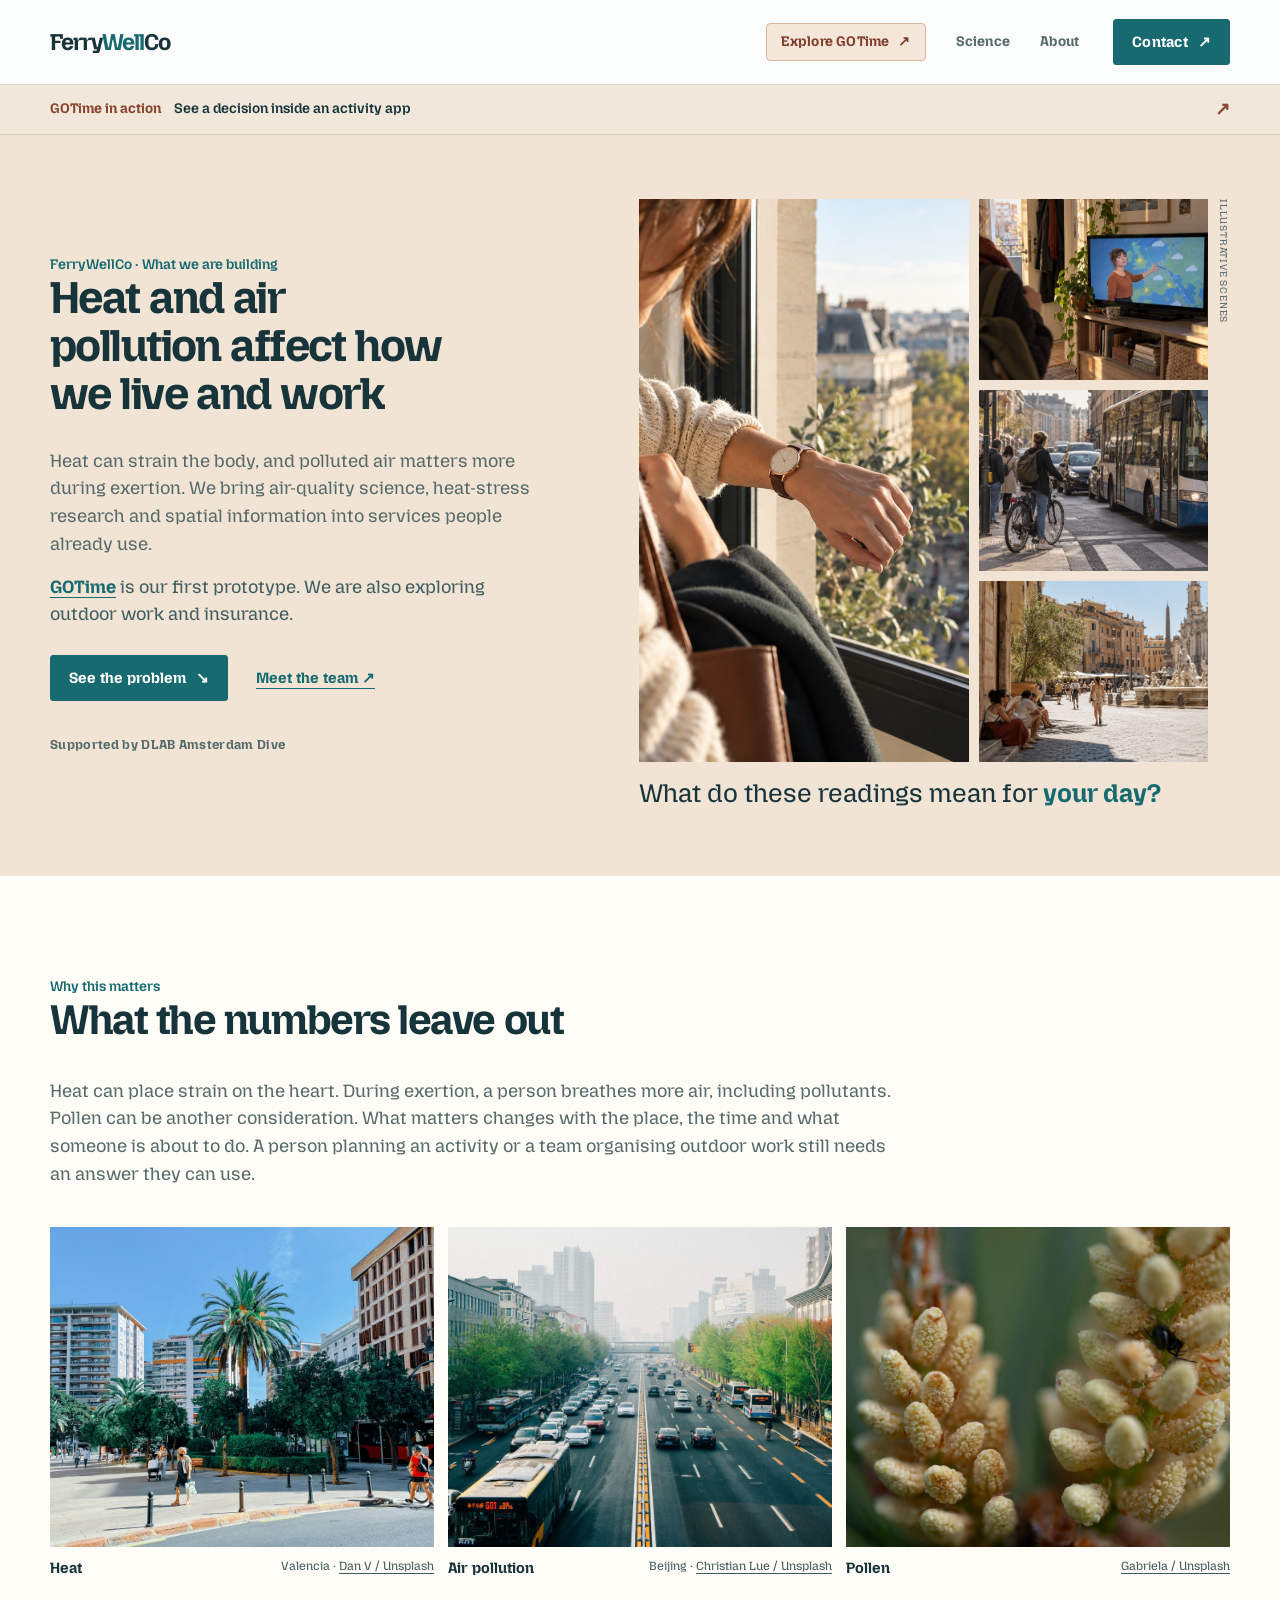
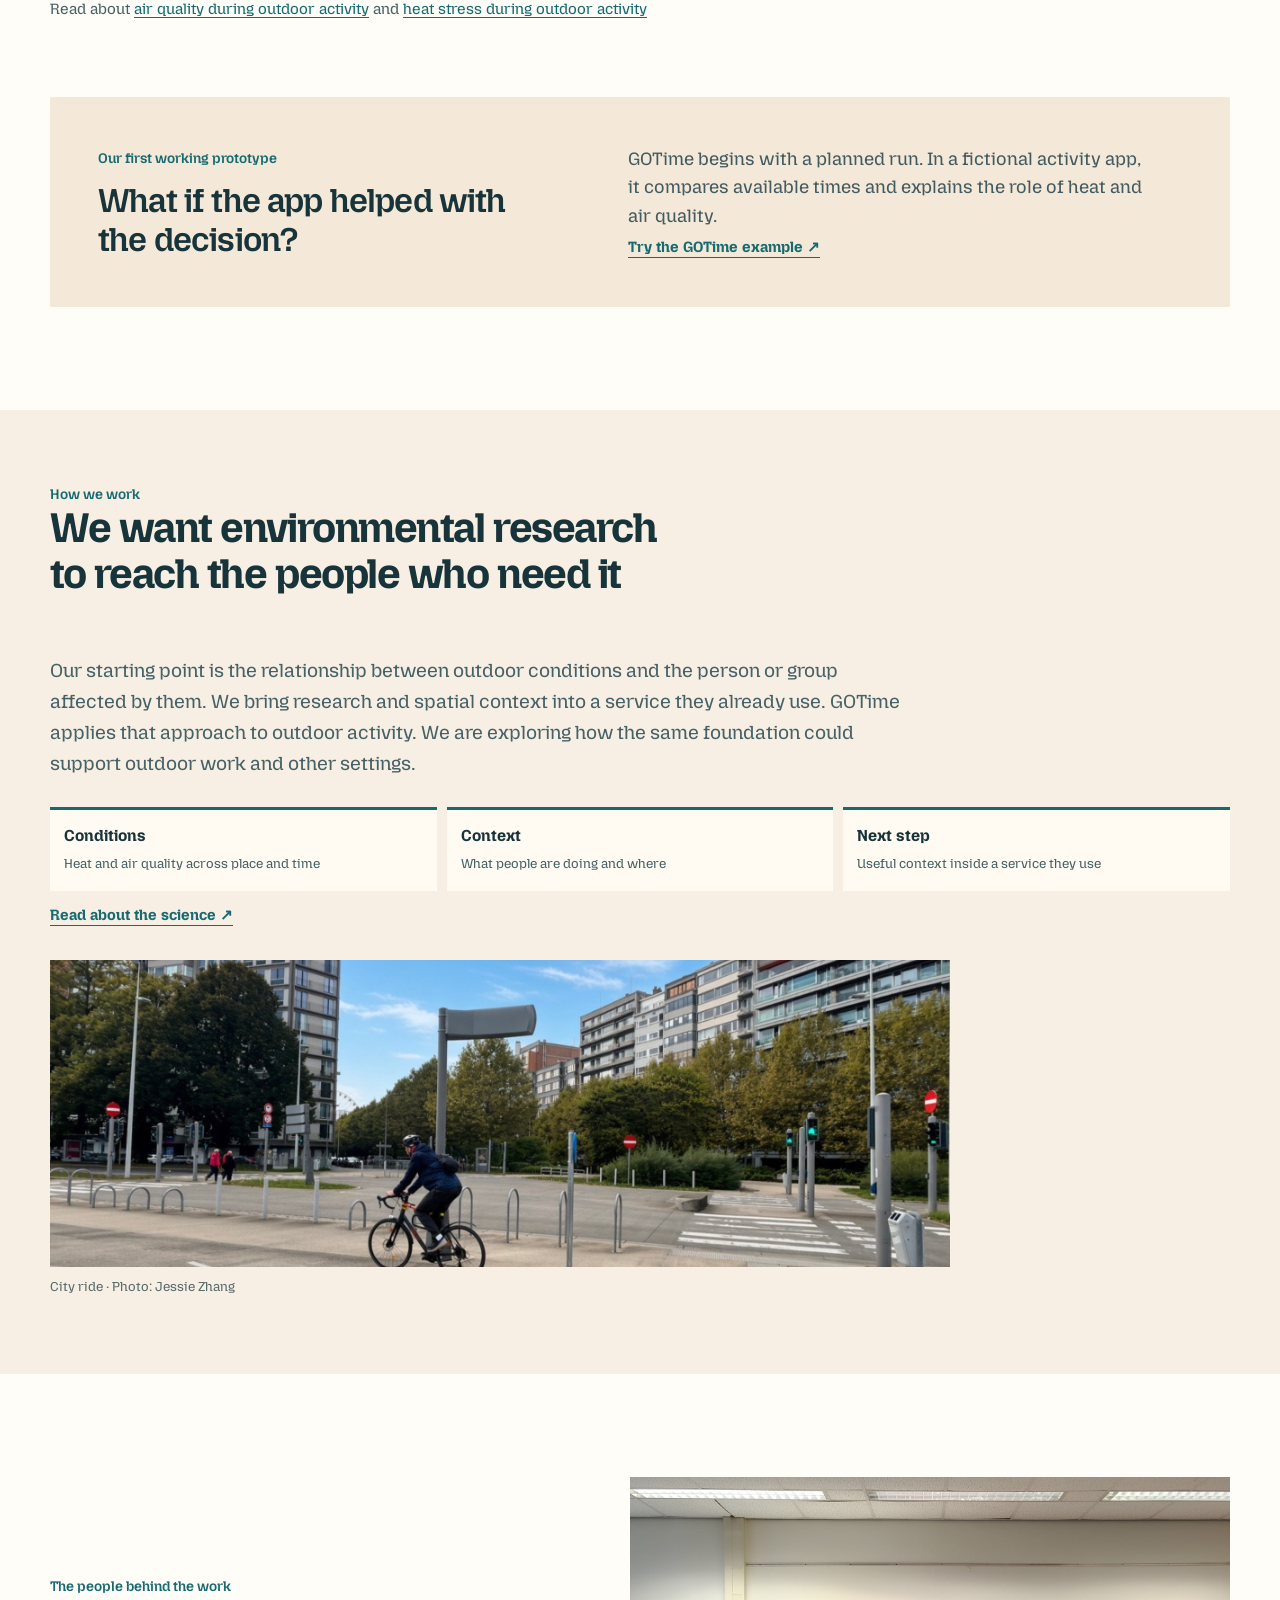
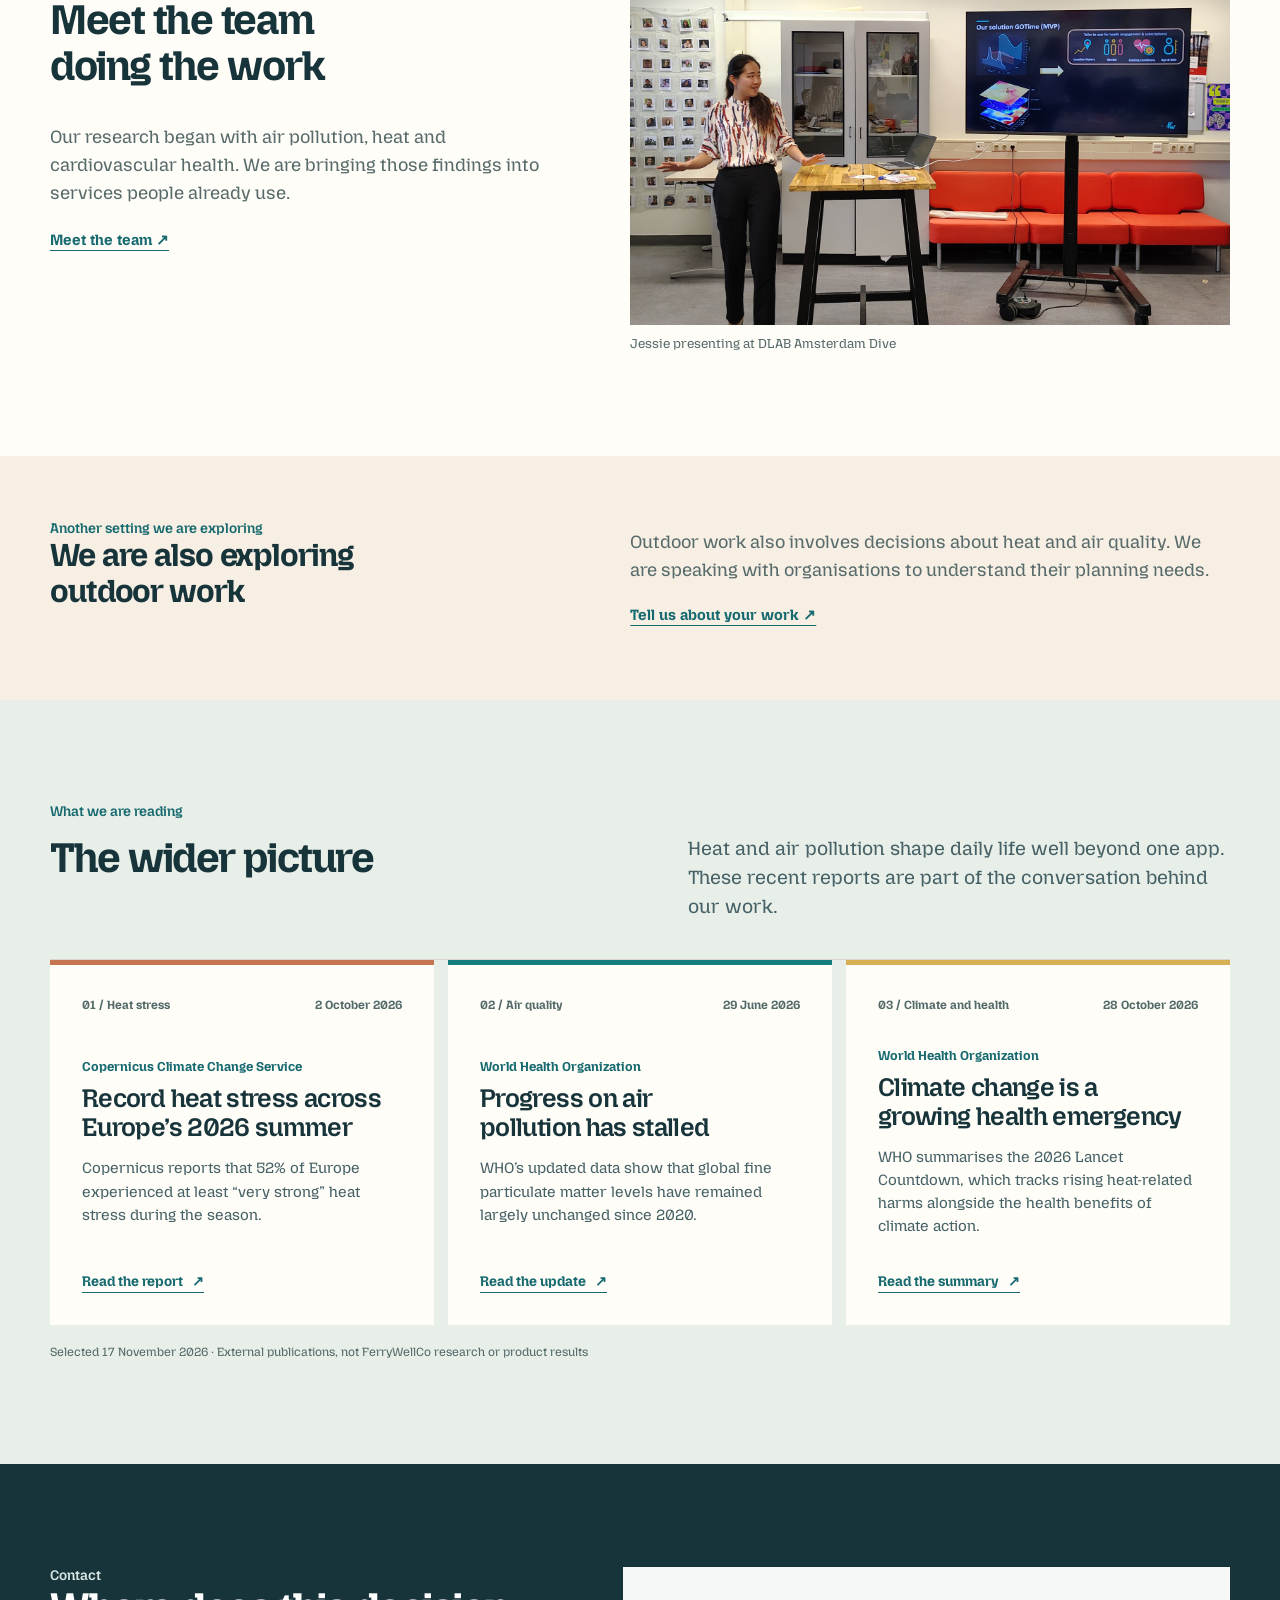
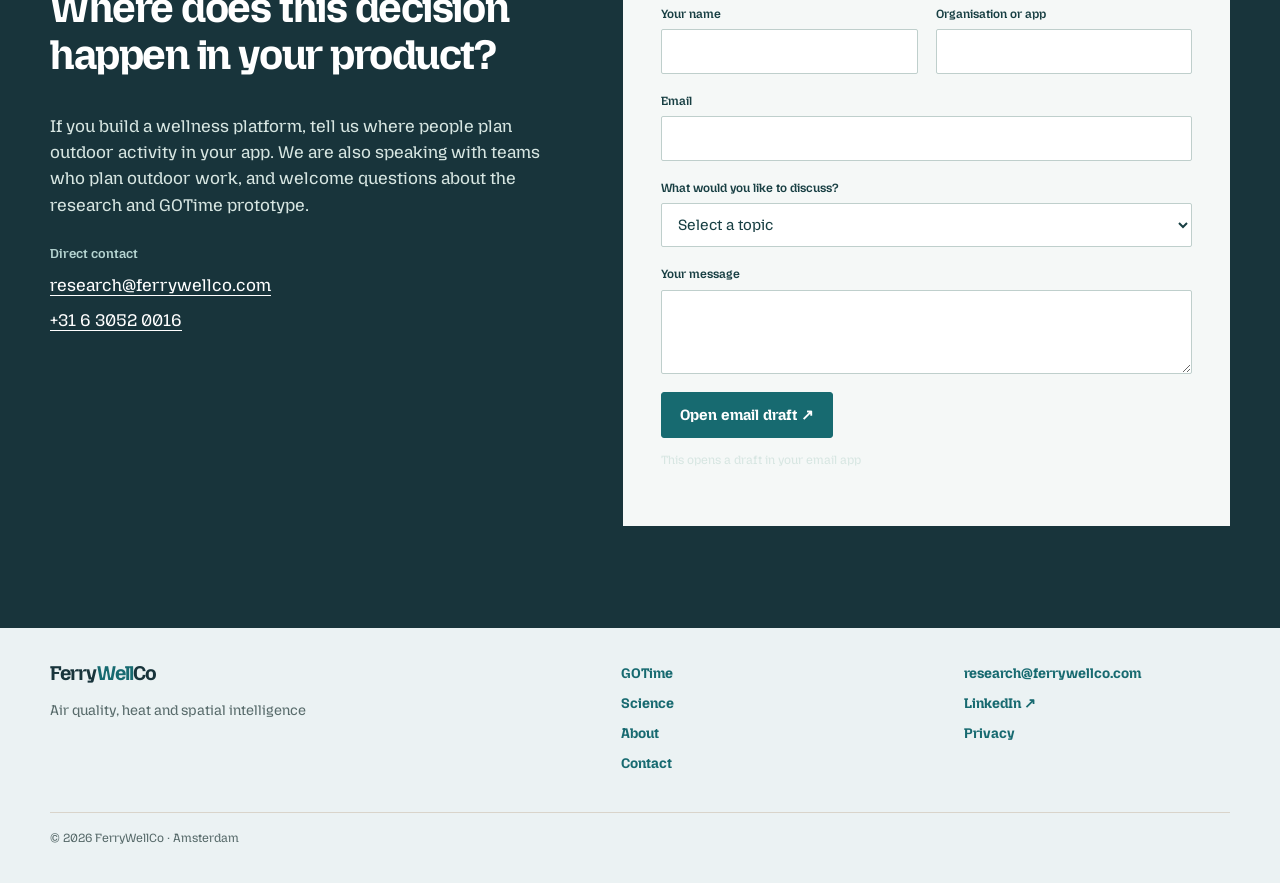
<file: index.html>
<!doctype html>
<html lang="en">
<head>
  <meta charset="utf-8">
  <meta name="viewport" content="width=device-width, initial-scale=1">
  <meta name="theme-color" content="#fbf8f2">
  <meta name="google-site-verification" content="CsUOfUPKteTScXuRRzw37nCm2BISair4oSHKDbQVt_I">

  <meta name="description" content="FerryWellCo helps wellness platforms turn air-quality and heat research into clearer outdoor decisions. Explore GOTime, our first prototype, and the science behind it.">
  <link rel="canonical" href="https://ferrywellco.com/">
  <meta property="og:type" content="website">
  <meta property="og:site_name" content="FerryWellCo">
  <meta property="og:url" content="https://ferrywellco.com/">
  <meta property="og:title" content="FerryWellCo | Air quality and heat for outdoor decisions">
  <meta property="og:description" content="We bring air-quality and heat research into the services people use to plan time outdoors. See GOTime, our first prototype.">
  <meta property="og:image" content="https://ferrywellco.com/assets/hero-checking-time.jpg">
  <meta name="twitter:card" content="summary_large_image">
  <script type="application/ld+json">
  {
    "@context": "https://schema.org",
    "@graph": [
      {
        "@type": "WebSite",
        "@id": "https://ferrywellco.com/#website",
        "url": "https://ferrywellco.com/",
        "name": "FerryWellCo",
        "publisher": {"@id": "https://ferrywellco.com/#organisation"}
      },
      {
        "@type": "Organization",
        "@id": "https://ferrywellco.com/#organisation",
        "name": "FerryWellCo",
        "url": "https://ferrywellco.com/",
        "description": "FerryWellCo brings air-quality science, heat-stress research and spatial information into services for wellness and outdoor work.",
        "logo": "https://ferrywellco.com/assets/favicon.png",
        "email": "research@ferrywellco.com",
        "sameAs": ["https://www.linkedin.com/company/ferrywellco/"]
      }
    ]
  }
  </script>
  <title>FerryWellCo | Air quality and heat for outdoor decisions</title>
  <link rel="icon" href="/assets/favicon.png" type="image/png" sizes="128x128">
  <link rel="stylesheet" href="assets/styles.css?v=nav1">
  <link rel="stylesheet" href="assets/polish.css?v=mozilla2">
  <link rel="stylesheet" href="assets/story.css?v=umbrella10">
  <script src="assets/site.js" defer></script>
</head>
<body>
<a class="skip-link" href="#main">Skip to content</a>
<header class="site-header"><div class="container header-inner">
  <a class="brand" href="index.html" aria-label="FerryWellCo home">Ferry<span>Well</span>Co</a>
  <button class="menu-button" type="button" data-menu-button aria-expanded="false" aria-controls="site-menu">Menu</button>
  <div class="header-right" id="site-menu" data-open="false"><nav class="main-nav" aria-label="Main navigation"><a class="nav-gotime" href="gotime/">Explore GOTime <span aria-hidden="true">↗</span></a><a href="science/">Science</a><a href="about/">About</a></nav>
  <a class="nav-cta" href="index.html#contact">Contact <span aria-hidden="true">↗</span></a></div>
</div></header>
<main id="main">
<div class="product-prompt"><div class="container"><a class="product-prompt-link" href="gotime/"><span class="product-prompt-label">GOTime in action</span><span>See a decision inside an activity app</span><span class="product-prompt-arrow" aria-hidden="true">↗</span></a></div></div>
<section class="story-hero" aria-labelledby="hero-title"><div class="container story-hero-layout">
  <div class="hero-top"><div class="hero-intro"><p class="eyebrow">FerryWellCo · What we are building</p>
    <h1 id="hero-title">Heat and air pollution affect how we live and work</h1>
  </div>
  <div class="hero-support">
    <p class="lead">Heat can strain the body, and polluted air matters more during exertion. We bring air-quality science, heat-stress research and spatial information into services people already use.</p>
    <p class="hero-prototype"><a href="gotime/">GOTime</a> is our first prototype. We are also exploring <span class="keep-together">outdoor work and insurance.</span></p>
    <div class="action-row"><a class="button" href="#problem">See the problem <span aria-hidden="true">↘</span></a><a class="text-link" href="about/">Meet the team ↗</a></div>
    <p class="hero-meta">Supported by DLAB Amsterdam Dive</p>
  </div></div>
  <div class="hero-mosaic" role="group" aria-label="Illustrative scenes of a day shaped by heat, air quality, time and traffic">
    <img class="hero-mosaic-weather" src="assets/hero-weather-report.jpg" alt="Someone watches a weather presenter on television before leaving home" width="1200" height="900">
    <img class="hero-mosaic-watch" src="assets/hero-checking-time.jpg" alt="A person checks the time while looking out over the city" width="1200" height="900" fetchpriority="high">
    <img class="hero-mosaic-traffic" src="assets/hero-city-traffic.jpg" alt="A person with a bicycle waits beside city traffic" width="1200" height="900" loading="lazy">
    <img class="hero-mosaic-heat" src="assets/hero-urban-heat.jpg" alt="People cross a sunlit square while others rest in the shade" width="1200" height="900" loading="lazy">
    <span class="hero-mosaic-label">Illustrative scenes</span>
  </div>
  <div class="hero-mosaic-after"><p>What do these readings mean for <strong>your day?</strong></p></div>
</div></section>
<section class="story-section story-problem" id="problem" aria-labelledby="problem-title"><div class="container">
  <p class="eyebrow">Why this matters</p><h2 id="problem-title">What the numbers leave out</h2>
  <p class="lead">Heat can place strain on the heart. During exertion, a person breathes more air, including pollutants. Pollen can be another consideration. What matters changes with the place, the time and what someone is about to do. A person planning an activity or a team organising outdoor work still needs an answer they can use.</p>
  <div class="condition-photos" aria-label="Outdoor conditions in the research"><figure><img src="assets/sunny-valencia-dan-v.jpg" alt="People crossing a sunny street in Valencia" width="1800" height="2250" loading="lazy"><figcaption><strong>Heat</strong><span>Valencia · <a href="https://unsplash.com/photos/a-group-of-people-walking-down-a-street-next-to-tall-buildings-mh1GvI4SYbk" target="_blank" rel="noopener noreferrer">Dan V / Unsplash</a></span></figcaption></figure><figure><img src="assets/traffic-smog-christian-lue.jpg" alt="Traffic on a hazy city road in Beijing" width="1800" height="2700" loading="lazy"><figcaption><strong>Air pollution</strong><span>Beijing · <a href="https://unsplash.com/photos/a-city-street-filled-with-lots-of-traffic-QcJ1XCc3gJo" target="_blank" rel="noopener noreferrer">Christian Lue / Unsplash</a></span></figcaption></figure><figure><img src="assets/pine-pollen-gabriela.jpg" alt="Close view of pollen-bearing pine cones" width="1200" height="726" loading="lazy"><figcaption><strong>Pollen</strong><span><a href="https://unsplash.com/photos/pine-tree-flowers-in-close-up-detail-v3CU3sQChTM" target="_blank" rel="noopener noreferrer">Gabriela / Unsplash</a></span></figcaption></figure></div>
  <p class="story-research-links">Read about <a href="science/#air-quality-activity">air quality during outdoor activity</a> and <a href="science/#heat-stress">heat stress during outdoor activity</a></p>
  <div class="story-first-product" id="gotime"><div><p class="eyebrow">Our first working prototype</p><h3>What if the app helped with the decision?</h3></div><div><p>GOTime begins with a planned run. In a fictional activity app, it compares available times and explains the role of heat and air quality.</p><a class="text-link" href="gotime/">Try the GOTime example ↗</a></div></div>
</div></section>
<section class="story-section story-approach" aria-labelledby="approach-title"><div class="container story-split">
  <div><p class="eyebrow">How we work</p><h2 id="approach-title">We want environmental research to reach the people who need it</h2></div>
  <div class="story-approach-detail"><p>Our starting point is the relationship between outdoor conditions and the person or group affected by them. We bring research and spatial context into a service they already use. GOTime applies that approach to outdoor activity. We are exploring how the same foundation could support outdoor work and other settings.</p><div class="story-logic" aria-label="FerryWellCo's approach"><div><strong>Conditions</strong><span>Heat and air quality across place and time</span></div><div><strong>Context</strong><span>What people are doing and where</span></div><div><strong>Next step</strong><span>Useful context inside a service they use</span></div></div><p><a class="text-link" href="science/">Read about the science ↗</a></p><figure class="story-photo"><img src="assets/city-cycling.jpg" alt="A person cycling across a city junction" width="2000" height="1115" loading="lazy"><figcaption>City ride · Photo: Jessie Zhang</figcaption></figure></div>
</div></section>
<section class="story-section story-about" aria-labelledby="about-title"><div class="container story-split">
  <div><p class="eyebrow">The people behind the work</p><h2 id="about-title">Meet the team doing the work</h2><p class="lead">Our research began with air pollution, heat and cardiovascular health. We are bringing those findings into <span class="keep-together">services people already use.</span></p><p><a class="text-link" href="about/">Meet the team ↗</a></p></div>
  <figure class="story-photo"><img src="assets/jessie-dive-presentation.jpg" alt="Jessie Zhang presenting FerryWellCo at DLAB Amsterdam Dive" width="1700" height="1275" loading="lazy"><figcaption>Jessie presenting at DLAB Amsterdam Dive</figcaption></figure>
</div></section>
<section class="story-section story-work" aria-labelledby="work-title"><div class="container story-split">
  <div><p class="eyebrow">Another setting we are exploring</p><h2 id="work-title">We are also exploring outdoor work</h2></div>
  <div><p class="lead">Outdoor work also involves decisions about heat and air quality. We are speaking with organisations to understand their planning needs.</p><a class="text-link" href="#contact" data-select-scope="Outdoor work planning">Tell us about your work ↗</a></div>
</div></section>
<section class="story-section story-notes" id="notes" aria-labelledby="notes-title"><div class="container">
  <div class="story-notes-intro"><p class="eyebrow">What we are reading</p><h2 id="notes-title">The wider picture</h2><p class="story-notes-summary">Heat and air pollution shape daily life well beyond one app. These recent reports are part of the conversation behind our work.</p></div>
  <div class="reading-list">
    <article class="reading-card reading-card-heat"><div class="reading-card-top"><span>01 / Heat stress</span><time datetime="2026-10-02">2 October 2026</time></div><div><p class="reading-card-source">Copernicus Climate Change Service</p><h3>Record heat stress across Europe’s 2026 summer</h3><p>Copernicus reports that 52% of Europe experienced at least “very strong” heat stress during the season.</p></div><a href="https://climate.copernicus.eu/copernicus-record-heat-stress-and-low-river-flows-marked-europes-2026-summer" target="_blank" rel="noopener noreferrer" aria-label="Read the Copernicus report on Europe's 2026 summer heat stress (opens in a new tab)">Read the report <span aria-hidden="true">↗</span></a></article>
    <article class="reading-card reading-card-air"><div class="reading-card-top"><span>02 / Air quality</span><time datetime="2026-06-29">29 June 2026</time></div><div><p class="reading-card-source">World Health Organization</p><h3>Progress on air pollution has stalled</h3><p>WHO’s updated data show that global fine particulate matter levels have remained largely unchanged since 2020.</p></div><a href="https://www.who.int/news/item/29-06-2026-new-sdg-data-shows-stalled-progress-on-air-pollution-and-health" target="_blank" rel="noopener noreferrer" aria-label="Read the WHO update on air pollution and health (opens in a new tab)">Read the update <span aria-hidden="true">↗</span></a></article>
    <article class="reading-card reading-card-health"><div class="reading-card-top"><span>03 / Climate and health</span><time datetime="2026-10-28">28 October 2026</time></div><div><p class="reading-card-source">World Health Organization</p><h3>Climate change is a growing health emergency</h3><p>WHO summarises the 2026 Lancet Countdown, which tracks rising heat-related harms alongside the health benefits of climate action.</p></div><a href="https://www.who.int/news/item/28-10-2026-climate-change-is-a-growing-health-emergency--lancet-countdown-warns" target="_blank" rel="noopener noreferrer" aria-label="Read the WHO summary of the 2026 Lancet Countdown (opens in a new tab)">Read the summary <span aria-hidden="true">↗</span></a></article>
  </div>
  <p class="reading-note">Selected 17 November 2026 · External publications, not FerryWellCo research or product results</p>
</div></section>
<section class="story-section story-contact" id="contact" aria-labelledby="contact-title"><div class="container story-contact-grid">
  <div><p class="eyebrow">Contact</p><h2 id="contact-title">Where does this decision happen in your product?</h2><p class="body-copy">If you build a wellness platform, tell us where people plan outdoor activity in your app. We are also speaking with teams who plan outdoor work, and welcome questions about the <span class="keep-together">research and GOTime prototype.</span></p><div class="direct-contact"><strong>Direct contact</strong><a href="mailto:research@ferrywellco.com">research@ferrywellco.com</a><a href="tel:+31630520016">+31 6 3052 0016</a></div></div>
  <form class="enquiry-form" data-enquiry-form><div class="form-row"><label for="enquiry-name">Your name</label><input id="enquiry-name" name="name" autocomplete="name" required></div><div class="form-row"><label for="enquiry-company">Organisation or app</label><input id="enquiry-company" name="company" autocomplete="organization"></div><div class="form-row"><label for="enquiry-email">Email</label><input id="enquiry-email" name="email" type="email" autocomplete="email" required></div><div class="form-row"><label for="enquiry-scope">What would you like to discuss?</label><select id="enquiry-scope" name="scope" required><option value="" disabled selected>Select a topic</option><option>Wellness platform pilot</option><option>Outdoor work planning</option><option>Research or demo feedback</option><option>Other enquiry</option></select></div><div class="form-row"><label for="enquiry-message">Your message</label><textarea id="enquiry-message" name="message" rows="3"></textarea></div><button class="button" type="submit">Open email draft ↗</button><p class="form-hint">This opens a draft in your email app</p><p class="form-status" data-form-status aria-live="polite"></p></form>
</div></section>
</main><footer class="site-footer"><div class="container"><div class="footer-grid">
  <div><a class="brand" href="index.html">Ferry<span>Well</span>Co</a><p>Air quality, heat and spatial intelligence</p></div>
  <nav class="footer-links" aria-label="Footer navigation"><a href="gotime/">GOTime</a><a href="science/">Science</a><a href="about/">About</a><a href="index.html#contact">Contact</a></nav>
  <div class="footer-links"><a href="mailto:research@ferrywellco.com">research@ferrywellco.com</a><a href="https://www.linkedin.com/company/ferrywellco/" target="_blank" rel="noopener noreferrer">LinkedIn ↗</a><a href="privacy/">Privacy</a></div>
</div><div class="footer-bottom"><span>© 2026 FerryWellCo · Amsterdam</span></div></div></footer>
</body></html>
</file>
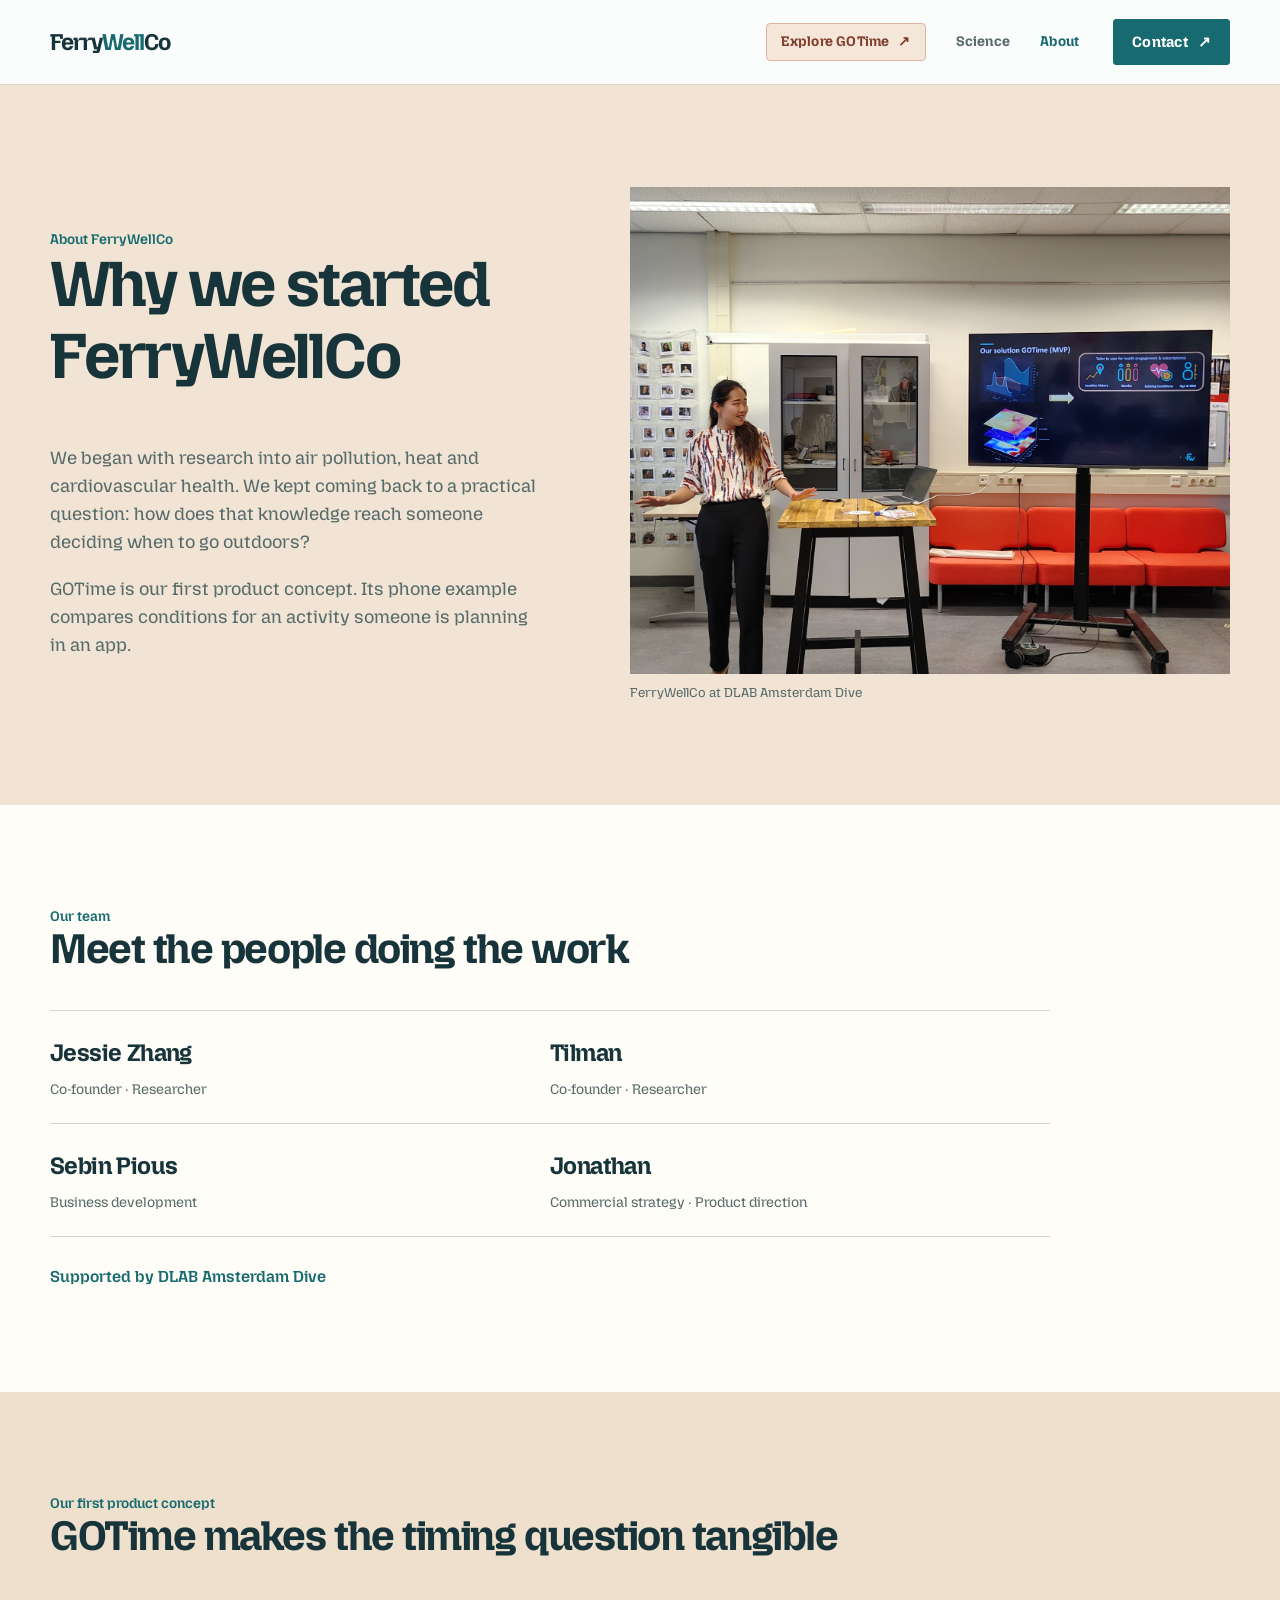
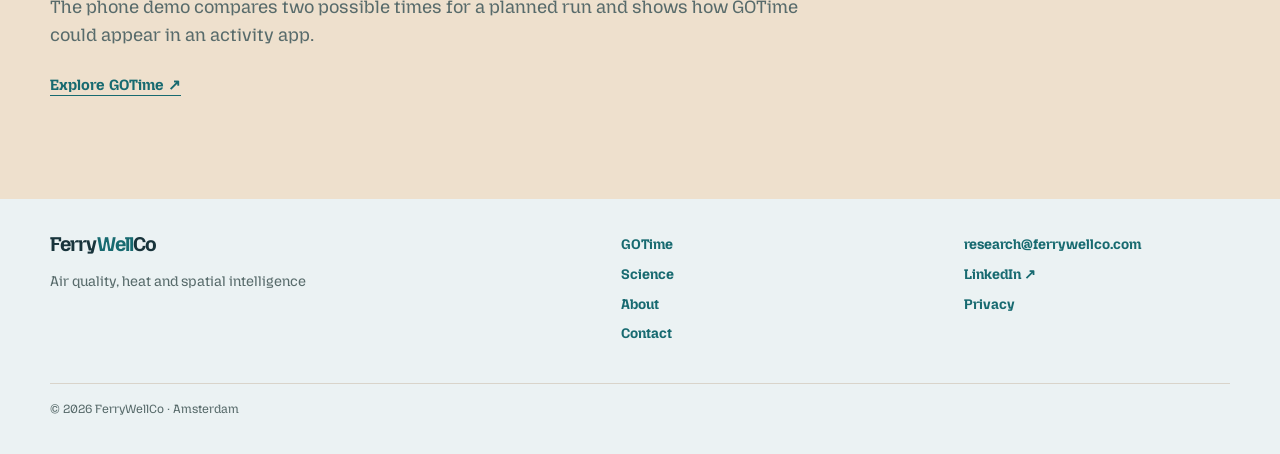
<file: about/index.html>
<!doctype html>
<html lang="en">
<head>
  <meta charset="utf-8">
  <meta name="viewport" content="width=device-width, initial-scale=1">
  <meta name="theme-color" content="#fbf8f2">

  <meta name="description" content="Meet the FerryWellCo team bringing environmental research into outdoor planning.">
  <link rel="canonical" href="https://ferrywellco.com/about/">
  <meta property="og:type" content="website">
  <meta property="og:site_name" content="FerryWellCo">
  <meta property="og:url" content="https://ferrywellco.com/about/">
  <meta property="og:title" content="About | FerryWellCo">
  <meta property="og:description" content="Meet the FerryWellCo team bringing environmental research into outdoor planning.">
  <meta property="og:image" content="https://ferrywellco.com/assets/jessie-dive-presentation.jpg">
  <meta name="twitter:card" content="summary_large_image">
  <title>About | FerryWellCo</title>
  <link rel="icon" href="/assets/favicon.png" type="image/png" sizes="128x128">
  <link rel="stylesheet" href="../assets/styles.css?v=nav1">
  <link rel="stylesheet" href="../assets/polish.css?v=mozilla2">
  <link rel="stylesheet" href="../assets/story.css?v=umbrella8">
  <script src="../assets/site.js" defer></script>
</head>
<body>
<a class="skip-link" href="#main">Skip to content</a>
<header class="site-header"><div class="container header-inner">
  <a class="brand" href="../index.html" aria-label="FerryWellCo home">Ferry<span>Well</span>Co</a>
  <button class="menu-button" type="button" data-menu-button aria-expanded="false" aria-controls="site-menu">Menu</button>
  <div class="header-right" id="site-menu" data-open="false"><nav class="main-nav" aria-label="Main navigation"><a class="nav-gotime" href="../gotime/">Explore GOTime <span aria-hidden="true">↗</span></a><a href="../science/">Science</a><a href="../about/" aria-current="page">About</a></nav>
  <a class="nav-cta" href="../index.html#contact">Contact <span aria-hidden="true">↗</span></a></div>
</div></header>
<main id="main"><section class="about-intro" aria-labelledby="about-title"><div class="container story-split"><div><p class="eyebrow">About FerryWellCo</p><h1 id="about-title">Why we started FerryWellCo</h1><p class="lead">We began with research into air pollution, heat and cardiovascular health. We kept coming back to a practical question: how does that knowledge reach someone deciding when to go outdoors?</p><p class="lead" style="margin-top:20px">GOTime is our first product concept. Its phone example compares conditions for an activity someone is planning in an app.</p></div><figure class="story-photo"><img src="../assets/jessie-dive-presentation.jpg" alt="Jessie Zhang presenting FerryWellCo at DLAB Amsterdam Dive" width="1700" height="1275" loading="lazy"><figcaption>FerryWellCo at DLAB Amsterdam Dive</figcaption></figure></div></section><section class="story-section about-team" aria-labelledby="team-title"><div class="container"><p class="eyebrow">Our team</p><h2 id="team-title">Meet the people doing the work</h2><div class="team-names"><span>Jessie Zhang<small>Co-founder · Researcher</small></span><span>Tilman<small>Co-founder · Researcher</small></span><span>Sebin Pious<small>Business development</small></span><span>Jonathan<small>Commercial strategy · Product direction</small></span></div><p class="support-line">Supported by DLAB Amsterdam Dive</p></div></section><section class="story-section about-note" aria-labelledby="about-next-title"><div class="container"><p class="eyebrow">Our first product concept</p><h2 id="about-next-title">GOTime makes the timing question tangible</h2><p class="lead">The phone demo compares two possible times for a planned run and shows how GOTime could appear in an activity app.</p><a class="text-link" href="../gotime/">Explore GOTime ↗</a></div></section></main><footer class="site-footer"><div class="container"><div class="footer-grid">
  <div><a class="brand" href="../index.html">Ferry<span>Well</span>Co</a><p>Air quality, heat and spatial intelligence</p></div>
  <nav class="footer-links" aria-label="Footer navigation"><a href="../gotime/">GOTime</a><a href="../science/">Science</a><a href="../about/">About</a><a href="../index.html#contact">Contact</a></nav>
  <div class="footer-links"><a href="mailto:research@ferrywellco.com">research@ferrywellco.com</a><a href="https://www.linkedin.com/company/ferrywellco/" target="_blank" rel="noopener noreferrer">LinkedIn ↗</a><a href="../privacy/">Privacy</a></div>
</div><div class="footer-bottom"><span>© 2026 FerryWellCo · Amsterdam</span></div></div></footer>
</body></html>
</file>
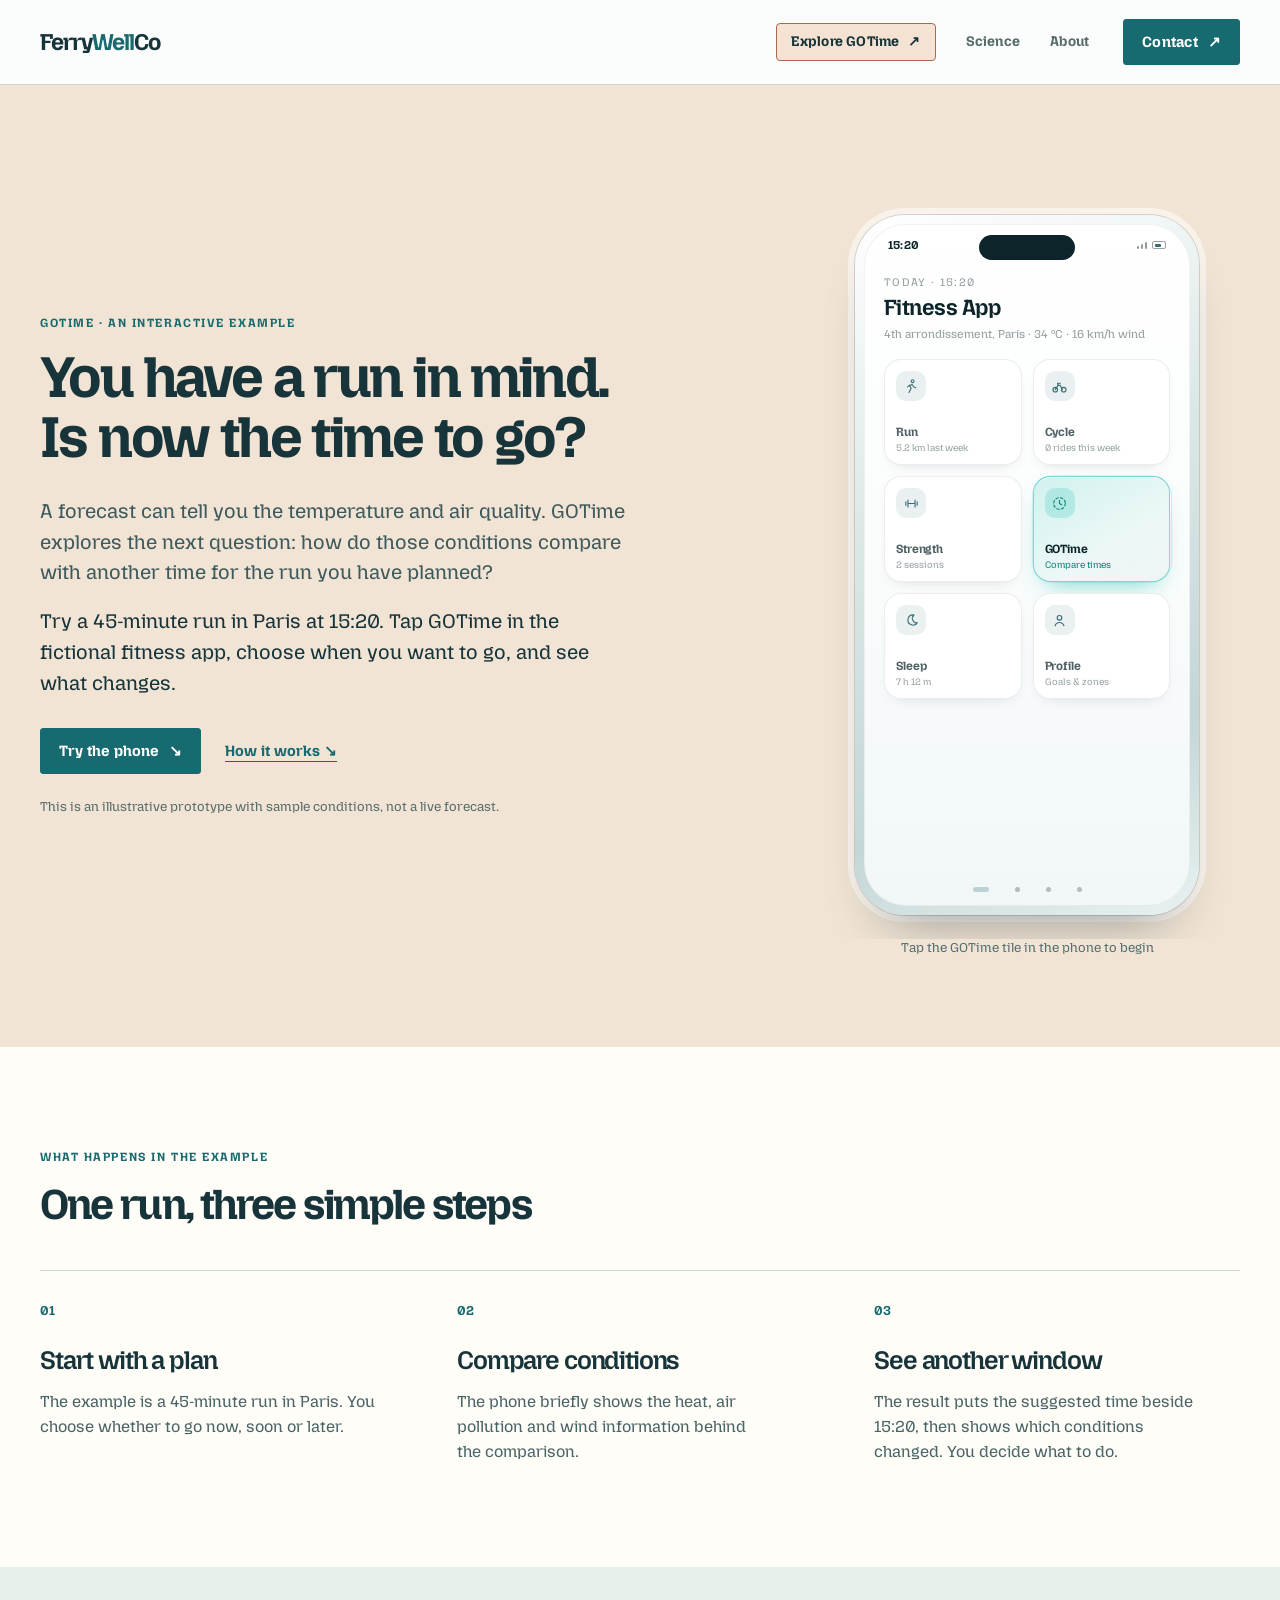
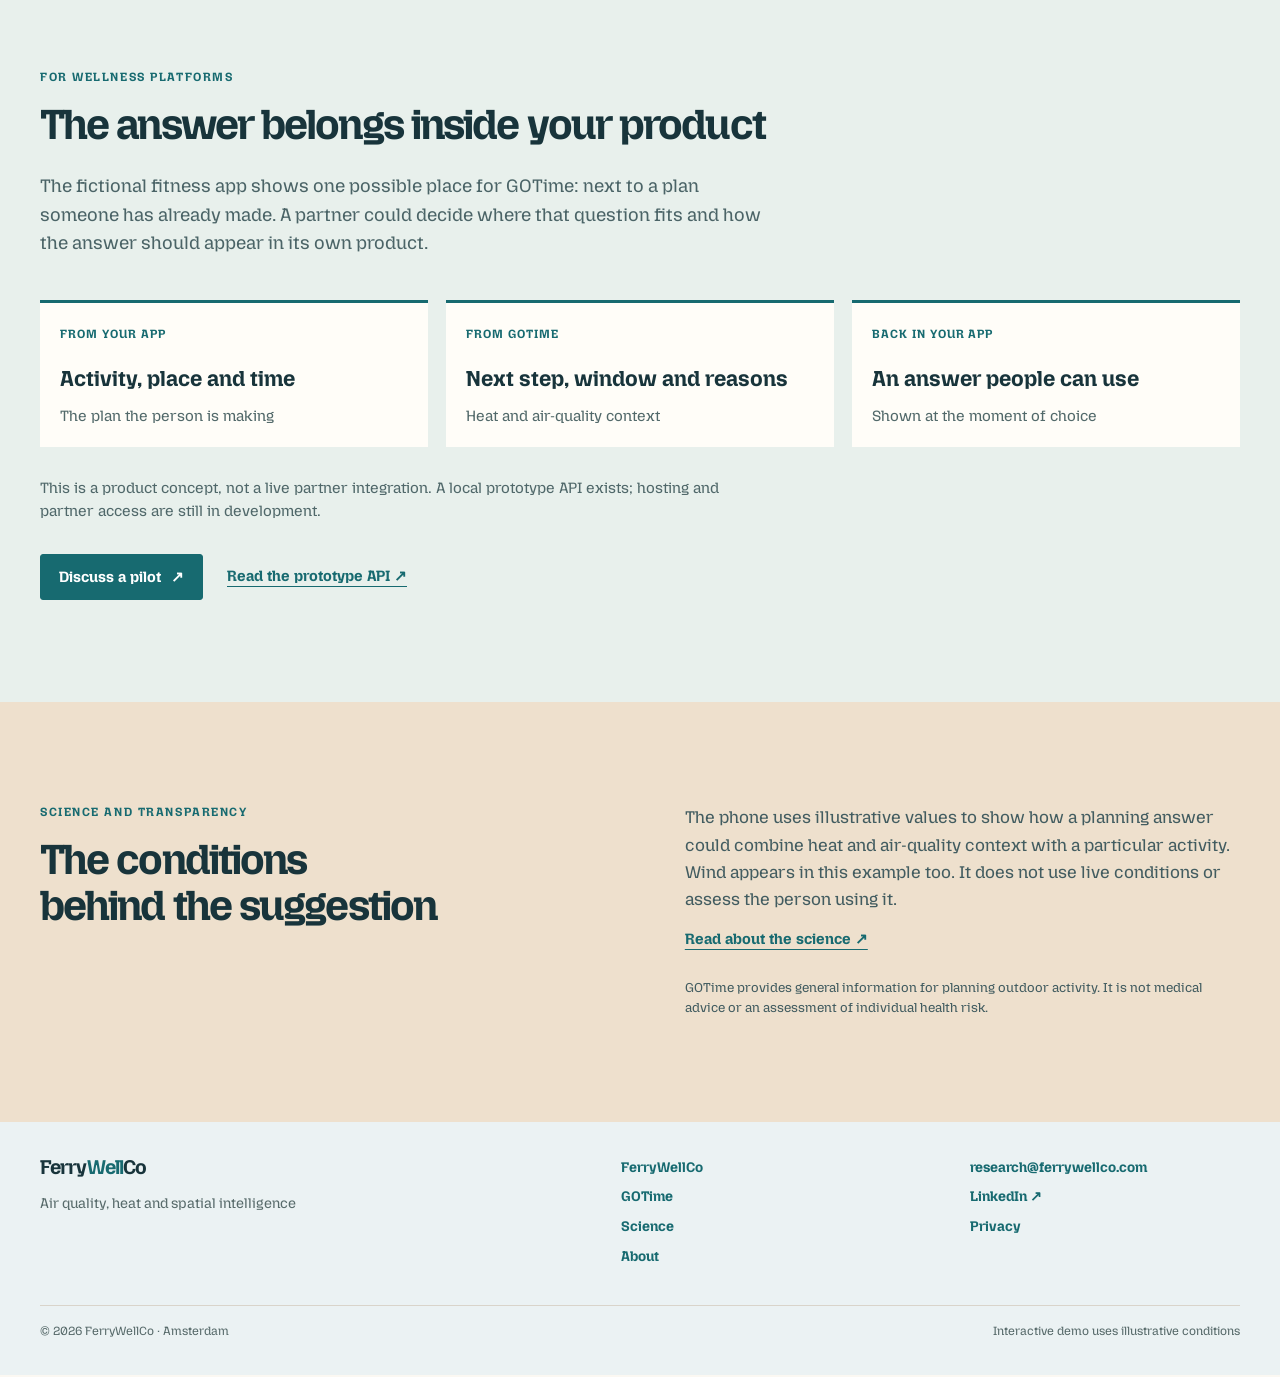
<file: applications/index.html>
<!doctype html><html lang="en"><head><meta charset="utf-8"><meta name="viewport" content="width=device-width, initial-scale=1"><meta name="robots" content="noindex"><meta http-equiv="refresh" content="0; url=../gotime/"><link rel="canonical" href="../gotime/"><title>GOTime for outdoor apps | FerryWellCo</title></head><body><p>GOTime for outdoor apps has moved. <a href="../gotime/">Open the GOTime page</a>.</p></body></html>
</file>
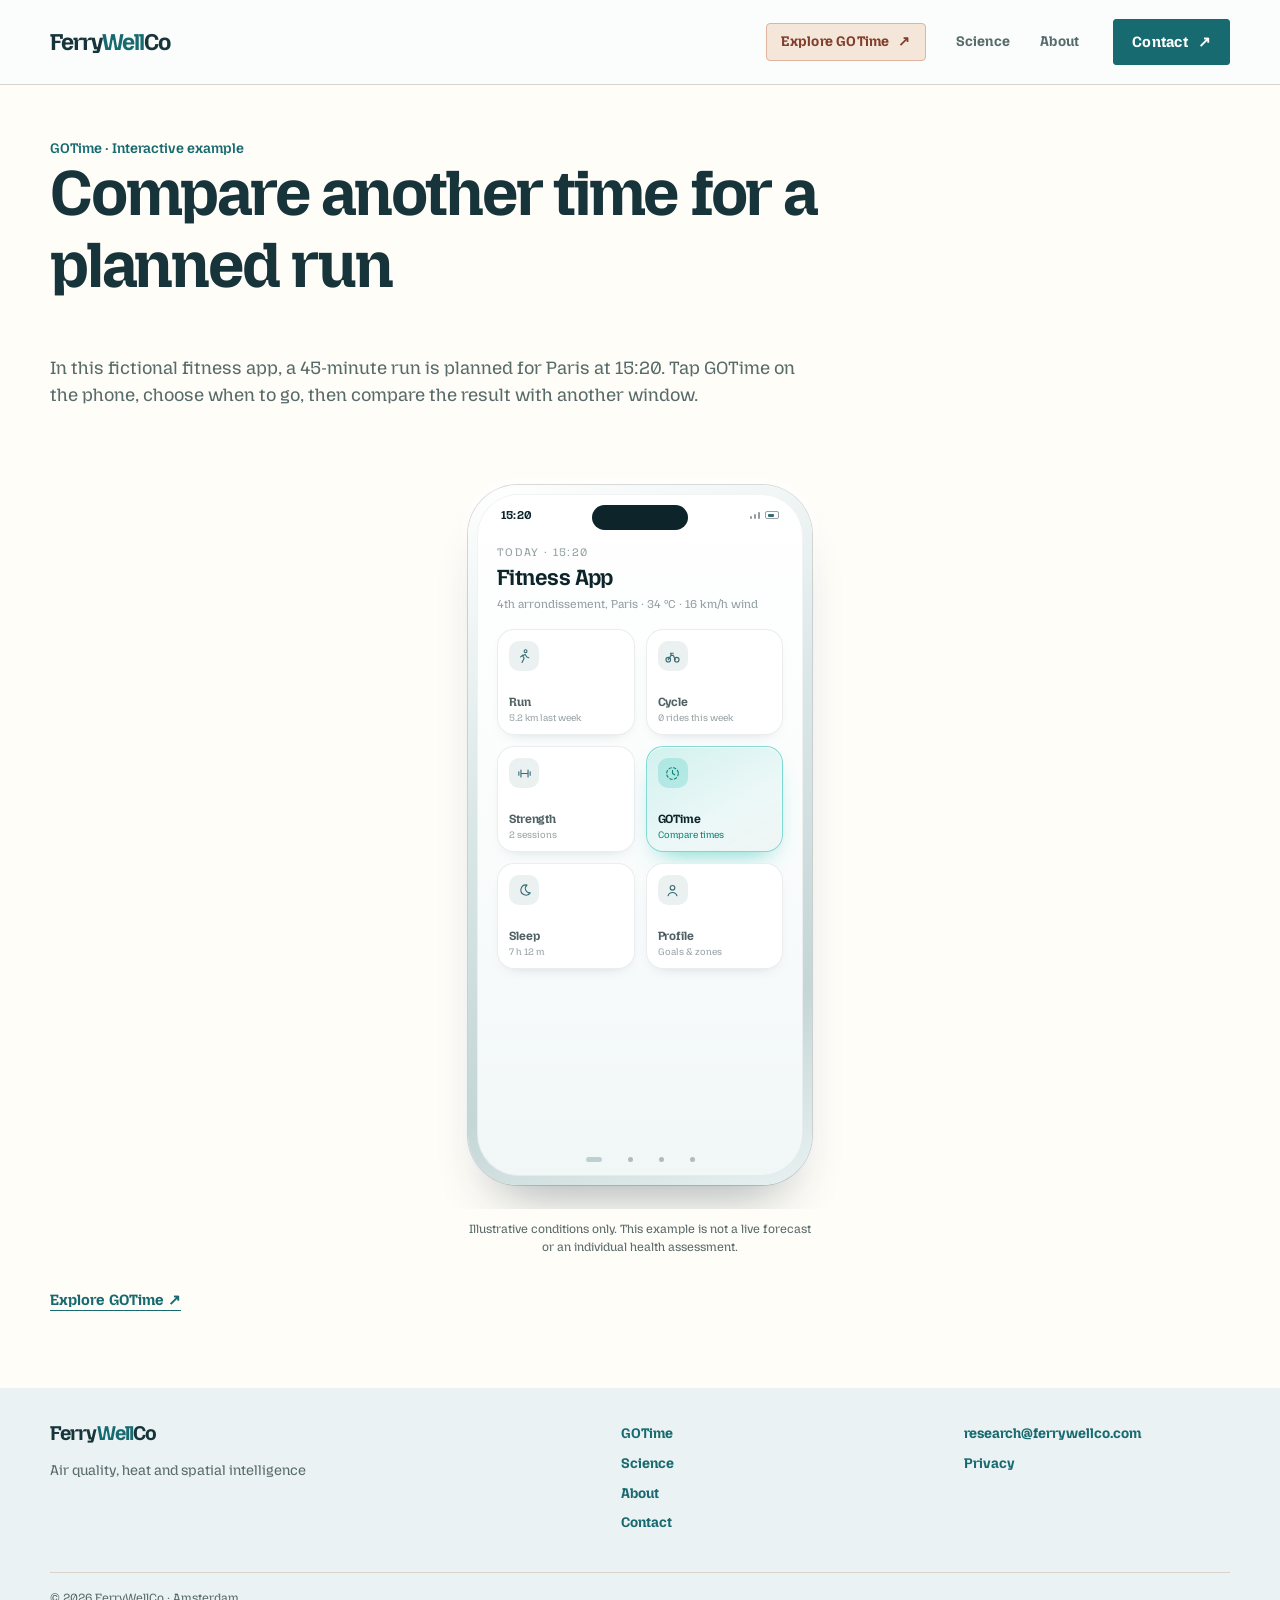
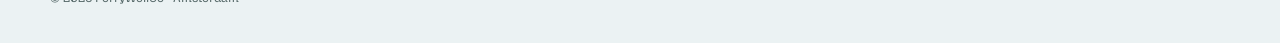
<file: demo/index.html>
<!doctype html>
<html lang="en">
<head>
  <meta charset="utf-8">
  <meta name="viewport" content="width=device-width, initial-scale=1">
  <meta name="theme-color" content="#fbf8f2">
  <meta name="robots" content="noindex">
  <meta name="description" content="Try a sample GOTime experience inside a fictional outdoor activity app.">
  <meta property="og:type" content="website">
  <meta property="og:title" content="GOTime interactive example | FerryWellCo">
  <meta property="og:description" content="Try a sample GOTime experience inside a fictional outdoor activity app.">
  <meta property="og:image" content="https://ferrywellco.com/assets/riverside-run.jpg">
  <meta name="twitter:card" content="summary_large_image">
  <title>GOTime interactive example | FerryWellCo</title>
  <link rel="icon" href="/assets/favicon.png" type="image/png" sizes="128x128">
  <link rel="stylesheet" href="../assets/styles.css?v=nav1">
  <link rel="stylesheet" href="../assets/polish.css?v=mozilla2">
  <link rel="stylesheet" href="../assets/story.css?v=demo4">
  <script src="../assets/site.js" defer></script>
</head>
<body>
<a class="skip-link" href="#main">Skip to content</a>
<header class="site-header"><div class="container header-inner">
  <a class="brand" href="../index.html" aria-label="FerryWellCo home">Ferry<span>Well</span>Co</a>
  <button class="menu-button" type="button" data-menu-button aria-expanded="false" aria-controls="site-menu">Menu</button>
  <div class="header-right" id="site-menu" data-open="false"><nav class="main-nav" aria-label="Main navigation"><a class="nav-gotime" href="../gotime/">Explore GOTime <span aria-hidden="true">↗</span></a><a href="../science/">Science</a><a href="../about/">About</a></nav>
  <a class="nav-cta" href="../index.html#contact">Contact <span aria-hidden="true">↗</span></a></div>
</div></header>
<main id="main"><section class="demo-page" aria-labelledby="demo-page-title"><div class="container"><p class="eyebrow">GOTime · Interactive example</p><h1 id="demo-page-title">Compare another time for a planned run</h1><p class="lead">In this fictional fitness app, a 45-minute run is planned for Paris at 15:20. Tap GOTime on the phone, choose when to go, then compare the result with another window.</p><iframe class="demo-frame" src="phone.html?v=phone6" title="Interactive GOTime example inside a fictional fitness app" loading="eager"></iframe><p class="demo-caption">Illustrative conditions only. This example is not a live forecast or an individual health assessment.</p><p style="margin-top:30px"><a class="text-link" href="../gotime/">Explore GOTime ↗</a></p></div></section></main><footer class="site-footer"><div class="container"><div class="footer-grid">
  <div><a class="brand" href="../index.html">Ferry<span>Well</span>Co</a><p>Air quality, heat and spatial intelligence</p></div>
  <nav class="footer-links" aria-label="Footer navigation"><a href="../gotime/">GOTime</a><a href="../science/">Science</a><a href="../about/">About</a><a href="../index.html#contact">Contact</a></nav>
  <div class="footer-links"><a href="mailto:research@ferrywellco.com">research@ferrywellco.com</a><a href="../privacy/">Privacy</a></div>
</div><div class="footer-bottom"><span>© 2026 FerryWellCo · Amsterdam</span></div></div></footer>
</body></html>
</file>
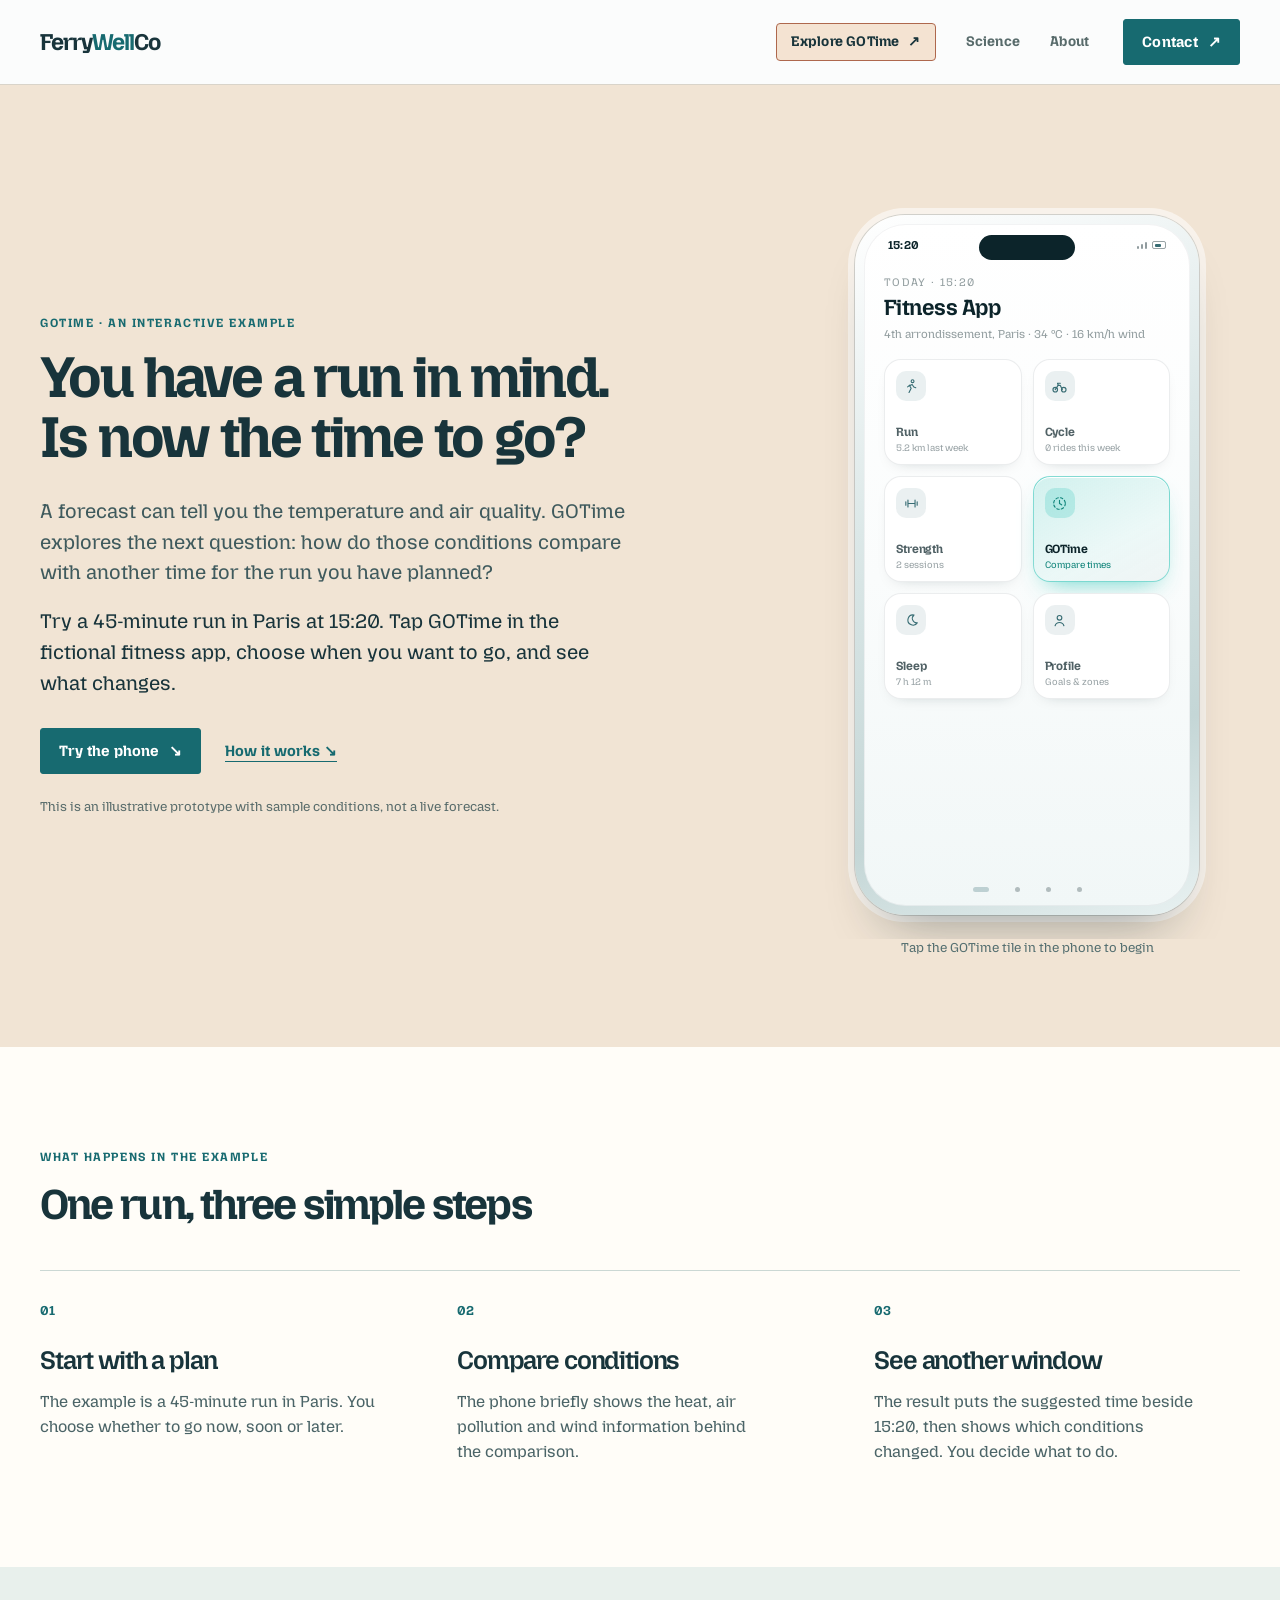
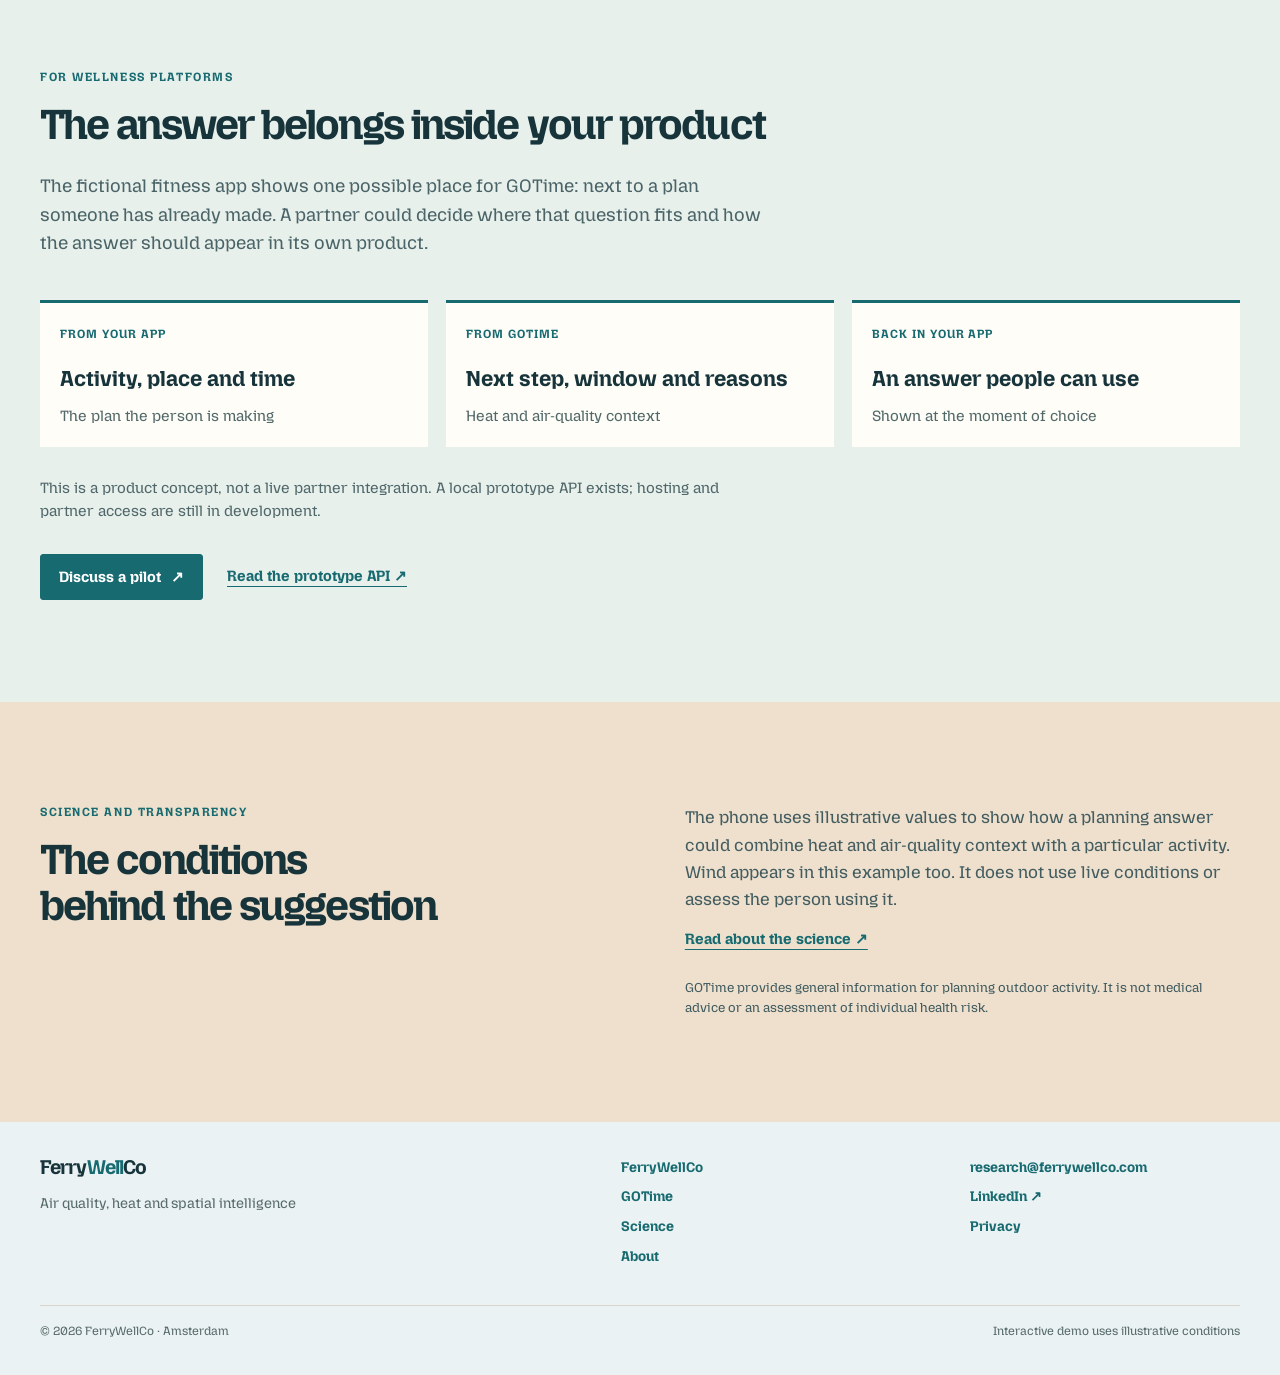
<file: gotime/index.html>
<!doctype html>
<html lang="en">
<head>
  <meta charset="utf-8">
  <meta name="viewport" content="width=device-width, initial-scale=1">
  <meta name="theme-color" content="#fbf8f2">
  <meta name="description" content="Try GOTime in a fictional fitness app. Plan a 45-minute run, compare another time and see how heat and air-quality conditions inform the suggestion.">
  <link rel="canonical" href="https://ferrywellco.com/gotime/">
  <meta property="og:type" content="website">
  <meta property="og:site_name" content="FerryWellCo">
  <meta property="og:url" content="https://ferrywellco.com/gotime/">
  <meta property="og:title" content="GOTime for outdoor activity apps | FerryWellCo">
  <meta property="og:description" content="Try an illustrative GOTime flow: plan a run, compare times and see the conditions behind the suggestion.">
  <meta property="og:image" content="https://ferrywellco.com/assets/ferrywellco-social.png">
  <meta name="twitter:card" content="summary_large_image">
  <title>GOTime for outdoor activity apps | FerryWellCo</title>
  <link rel="icon" href="/assets/favicon.png" type="image/png" sizes="128x128">
  <link rel="stylesheet" href="../assets/styles.css?v=nav1">
  <link rel="stylesheet" href="../assets/polish.css?v=mozilla2">
  <link rel="stylesheet" href="../assets/gotime-page.css?v=phone6">
  <script src="../assets/site.js" defer></script>
</head>
<body class="gotime-page">
<a class="skip-link" href="#main">Skip to content</a>
<header class="site-header"><div class="container header-inner">
  <a class="brand" href="../index.html" aria-label="FerryWellCo home">Ferry<span>Well</span>Co</a>
  <button class="menu-button" type="button" data-menu-button aria-expanded="false" aria-controls="site-menu">Menu</button>
  <div class="header-right" id="site-menu" data-open="false"><nav class="main-nav" aria-label="Main navigation"><a class="nav-gotime" href="../gotime/" aria-current="page">Explore GOTime <span aria-hidden="true">↗</span></a><a href="../science/">Science</a><a href="../about/">About</a></nav>
  <a class="nav-cta" href="../index.html#contact">Contact <span aria-hidden="true">↗</span></a></div>
</div></header>
<main id="main">
  <section class="gt-hero" aria-labelledby="gt-title"><div class="container gt-hero-grid">
    <div class="gt-hero-copy">
      <p class="gt-kicker">GOTime · An interactive example</p>
      <h1 id="gt-title">You have a run in mind. Is now the time to go?</h1>
      <p class="gt-lead">A forecast can tell you the temperature and air quality. GOTime explores the next question: how do those conditions compare with another time for the run you have planned?</p>
      <p class="gt-lead gt-sample-setup">Try a 45-minute run in Paris at 15:20. Tap GOTime in the fictional fitness app, choose when you want to go, and see what changes.</p>
      <div class="gt-actions"><a class="button" href="#phone-demo">Try the phone <span aria-hidden="true">↘</span></a><a class="gt-text-link" href="#how-it-works">How it works ↘</a></div>
      <p class="gt-note">This is an illustrative prototype with sample conditions, not a live forecast.</p>
    </div>
    <figure class="gt-demo-figure" id="phone-demo">
      <iframe class="gt-demo-frame" src="../demo/phone.html?v=phone6" title="Interactive GOTime example inside a fictional fitness app" loading="eager"></iframe>
      <figcaption>Tap the GOTime tile in the phone to begin</figcaption>
    </figure>
  </div></section>

  <section class="gt-section gt-journey" id="how-it-works" aria-labelledby="gt-journey-title"><div class="container">
    <p class="gt-kicker">What happens in the example</p>
    <h2 id="gt-journey-title">One run, three simple steps</h2>
    <div class="gt-steps">
      <article><span>01</span><h3>Start with a plan</h3><p>The example is a 45-minute run in Paris. You choose whether to go now, soon or later.</p></article>
      <article><span>02</span><h3>Compare conditions</h3><p>The phone briefly shows the heat, air pollution and wind information behind the comparison.</p></article>
      <article><span>03</span><h3>See another window</h3><p>The result puts the suggested time beside 15:20, then shows which conditions changed. You decide what to do.</p></article>
    </div>
  </div></section>

  <section class="gt-section gt-partners" id="partners" aria-labelledby="gt-partners-title"><div class="container">
    <p class="gt-kicker">For wellness platforms</p><h2 id="gt-partners-title">The answer belongs inside your product</h2>
    <p class="gt-section-intro">The fictional fitness app shows one possible place for GOTime: next to a plan someone has already made. A partner could decide where that question fits and how the answer should appear in its own product.</p>
    <div class="gt-partner-flow" aria-label="How the prototype would fit into a partner app"><div><span>From your app</span><strong>Activity, place and time</strong><p>The plan the person is making</p></div><div><span>From GOTime</span><strong>Next step, window and reasons</strong><p>Heat and air-quality context</p></div><div><span>Back in your app</span><strong>An answer people can use</strong><p>Shown at the moment of choice</p></div></div>
    <p class="gt-prototype-status">This is a product concept, not a live partner integration. A local prototype API exists; hosting and partner access are still in development.</p>
    <div class="gt-actions"><a class="button" href="../index.html?scope=gotime-pilot#contact">Discuss a pilot <span aria-hidden="true">↗</span></a><a class="gt-text-link" href="https://github.com/JonathanThangadurai/gotime-engine/blob/main/api/README.md" target="_blank" rel="noopener noreferrer">Read the prototype API ↗</a></div>
  </div></section>

  <section class="gt-section gt-science" aria-labelledby="gt-science-title"><div class="container gt-science-grid"><div><p class="gt-kicker">Science and transparency</p><h2 id="gt-science-title">The conditions behind the suggestion</h2></div><div><p>The phone uses illustrative values to show how a planning answer could combine heat and air-quality context with a particular activity. Wind appears in this example too. It does not use live conditions or assess the person using it.</p><a class="gt-text-link" href="../science/">Read about the science ↗</a><p class="gt-fine-print">GOTime provides general information for planning outdoor activity. It is not medical advice or an assessment of individual health risk.</p></div></div></section>
</main>
<footer class="site-footer"><div class="container"><div class="footer-grid">
  <div><a class="brand" href="../index.html">Ferry<span>Well</span>Co</a><p>Air quality, heat and spatial intelligence</p></div>
  <nav class="footer-links" aria-label="Footer navigation"><a href="../index.html">FerryWellCo</a><a href="../gotime/">GOTime</a><a href="../science/">Science</a><a href="../about/">About</a></nav>
  <div class="footer-links"><a href="mailto:research@ferrywellco.com">research@ferrywellco.com</a><a href="https://www.linkedin.com/company/ferrywellco/" target="_blank" rel="noopener noreferrer">LinkedIn ↗</a><a href="../privacy/">Privacy</a></div>
</div><div class="footer-bottom"><span>© 2026 FerryWellCo · Amsterdam</span><span>Interactive demo uses illustrative conditions</span></div></div></footer>
</body></html>
</file>
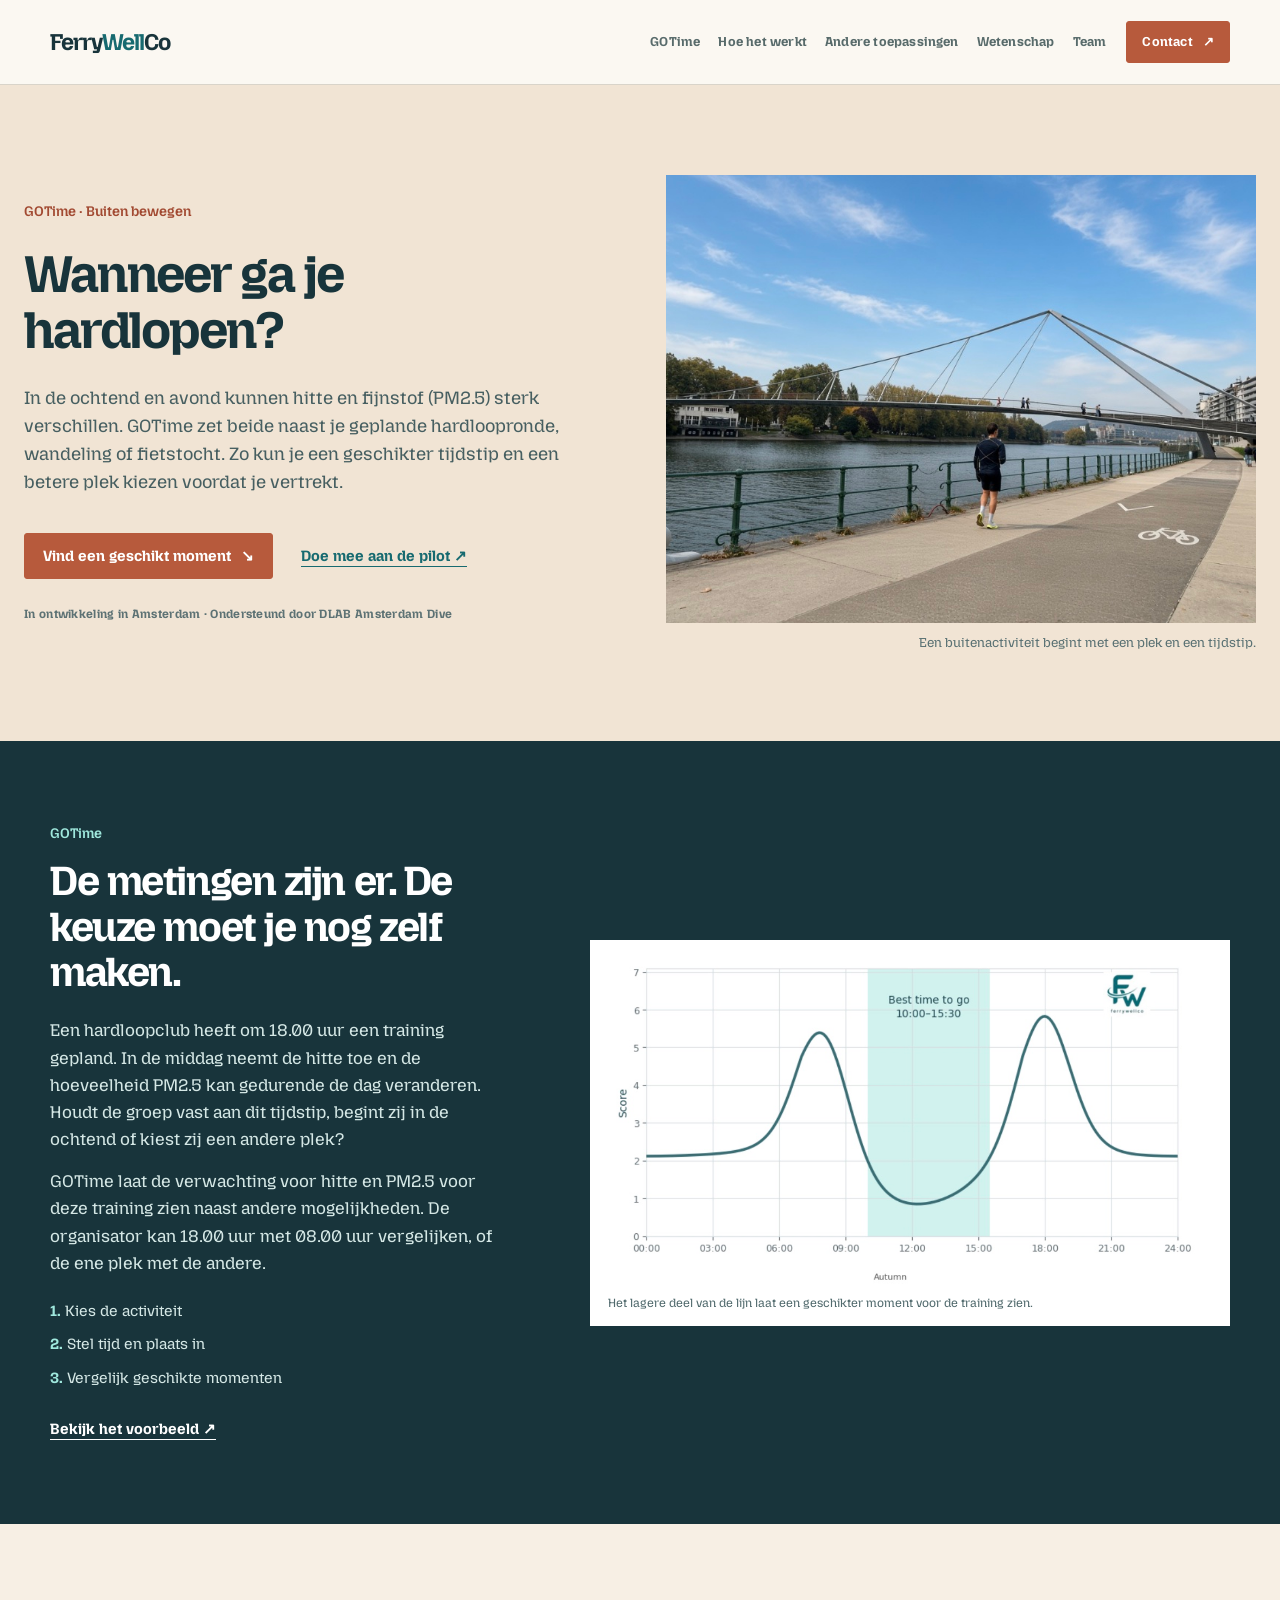
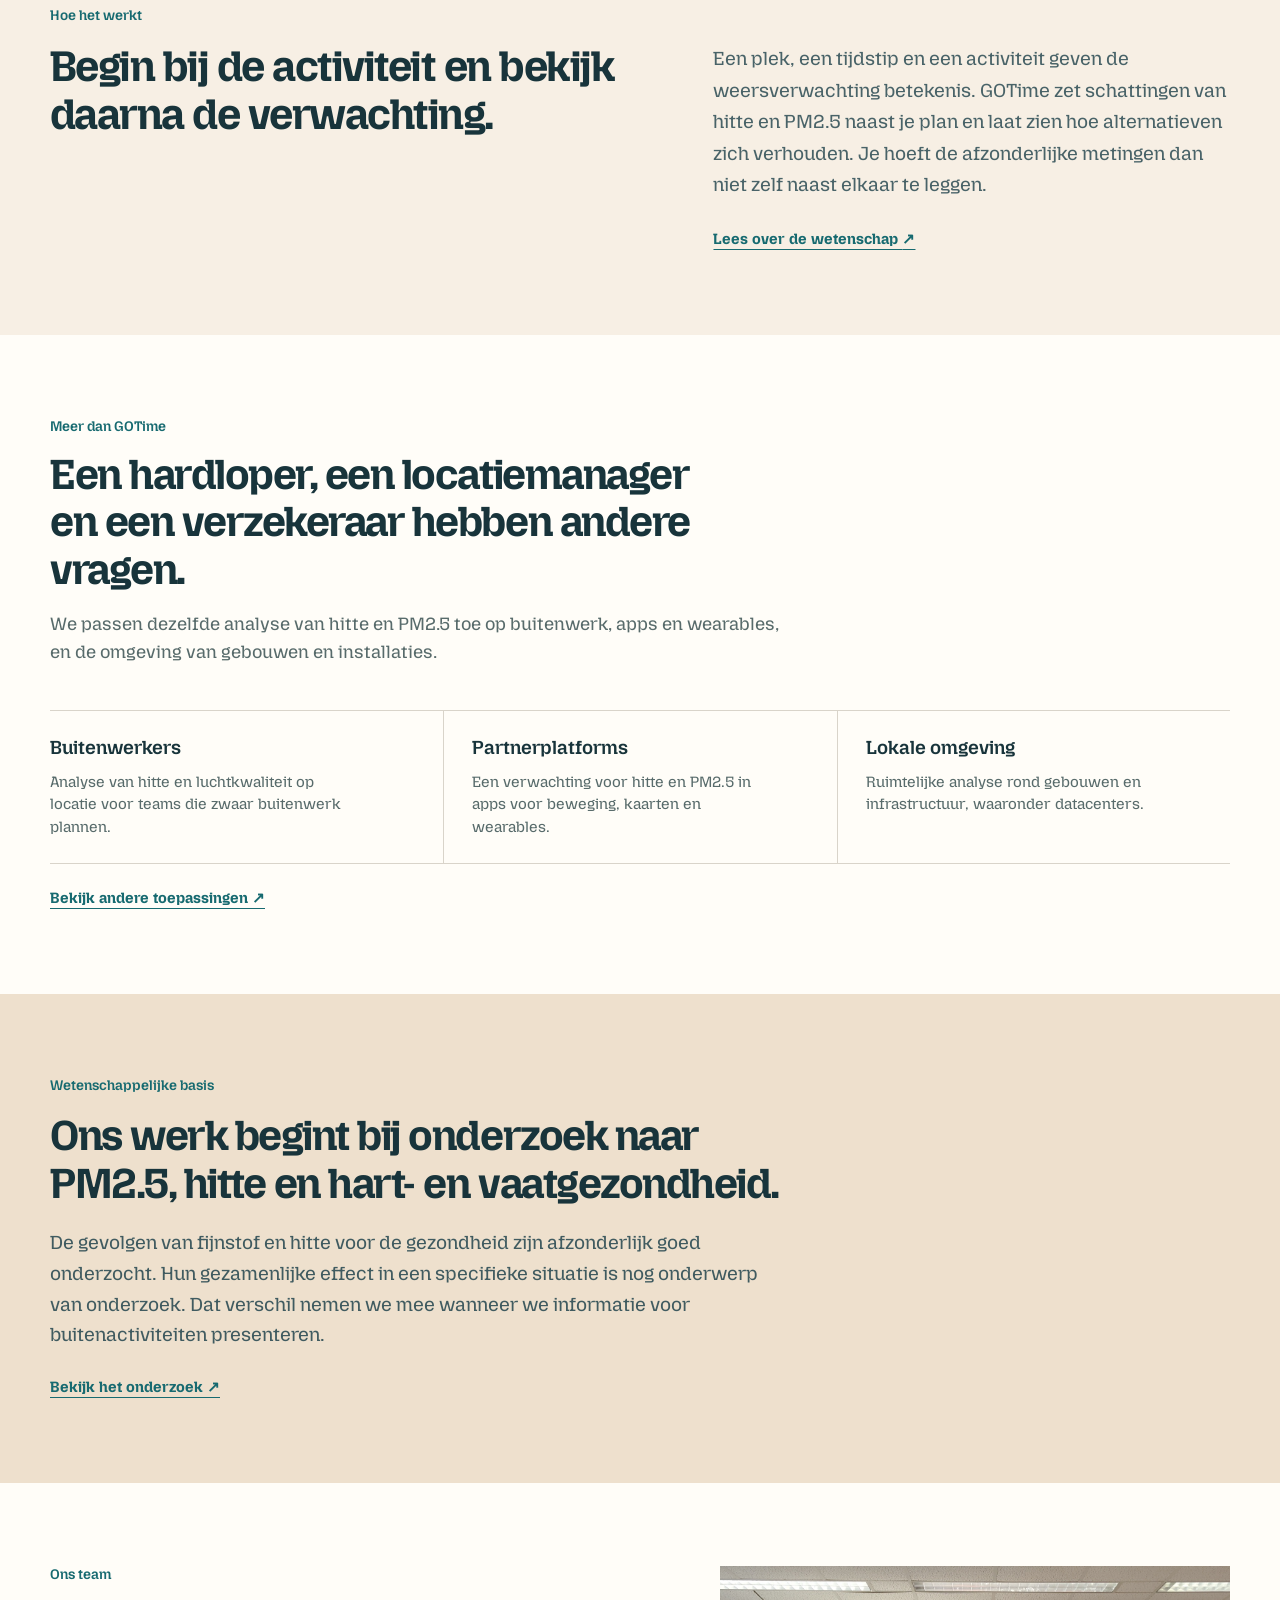
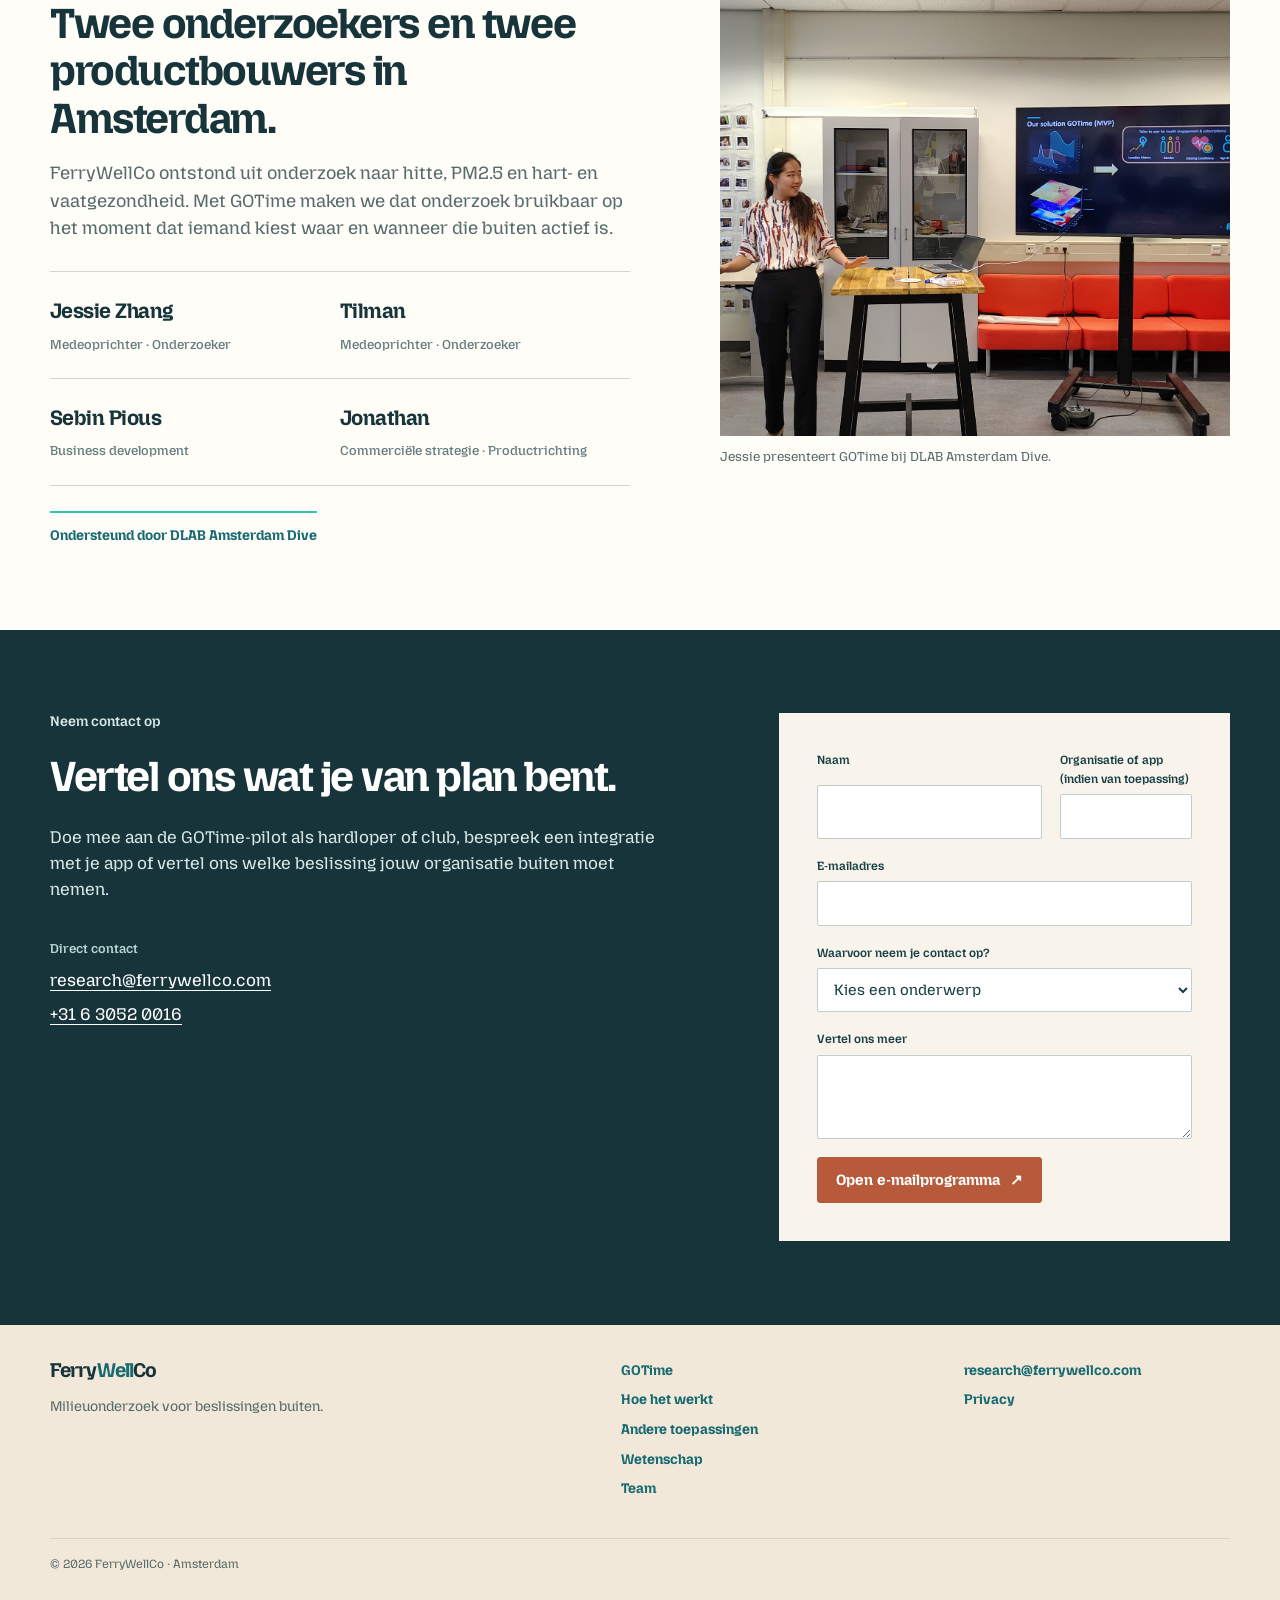
<file: nl/index.html>
<!doctype html>
<html lang="nl">
<head>
  <meta charset="utf-8">
  <meta name="viewport" content="width=device-width, initial-scale=1">
  <meta name="theme-color" content="#fbf8f2">
  <meta name="robots" content="noindex,nofollow">
  <meta name="description" content="Vergelijk hitte en fijnstof (PM2.5) wanneer je een tijd kiest om buiten te lopen, wandelen of fietsen.">
  <title>FerryWellCo | GOTime voor buiten bewegen</title>
  <link rel="icon" href="/assets/favicon.png" type="image/png" sizes="128x128">
  <link rel="stylesheet" href="../assets/styles.css?v=mozilla1">
  <link rel="stylesheet" href="../assets/gotime.css?v=warm2">
  <link rel="stylesheet" href="../assets/polish.css?v=mozilla2">
  <link rel="stylesheet" href="../assets/revision.css?v=warm2">
  <script src="../assets/site.js" defer></script>
</head>
<body>
  <a class="skip-link" href="#main">Ga naar de inhoud</a>
  <header class="site-header"><div class="container header-inner"><a class="brand" href="../index.html" aria-label="FerryWellCo startpagina">Ferry<span>Well</span>Co</a><button class="menu-button" type="button" data-menu-button aria-expanded="false" aria-controls="site-menu">Menu</button><div class="header-right" id="site-menu" data-open="false"><nav class="main-nav" aria-label="Hoofdnavigatie"><a href="#gotime">GOTime</a><a href="#approach">Hoe het werkt</a><a href="#applications">Andere toepassingen</a><a href="#science">Wetenschap</a><a href="#team">Team</a></nav><a class="nav-cta" href="#contact">Contact <span aria-hidden="true">↗</span></a></div></div></header>
  <main id="main">
    <section class="hero gotime-hero" aria-labelledby="hero-title"><div class="container gotime-hero-grid"><div class="hero-copy"><p class="eyebrow">GOTime · Buiten bewegen</p><h1 id="hero-title">Wanneer ga je hardlopen?</h1><p class="lead">In de ochtend en avond kunnen hitte en fijnstof (PM2.5) sterk verschillen. GOTime zet beide naast je geplande hardloopronde, wandeling of fietstocht. Zo kun je een geschikter tijdstip en een betere plek kiezen voordat je vertrekt.</p><div class="action-row"><a class="button" href="#gotime">Vind een geschikt moment <span aria-hidden="true">↘</span></a><a class="text-link" href="#contact" data-select-scope="GOTime pilot (individuals and clubs)">Doe mee aan de pilot <span aria-hidden="true">↗</span></a></div><p class="hero-meta">In ontwikkeling in Amsterdam <span aria-hidden="true">·</span> Ondersteund door DLAB Amsterdam Dive</p></div><figure class="hero-photo"><img src="../assets/riverside-run.jpg" alt="Hardloper langs een rivier bij een voetgangersbrug" width="964" height="606" fetchpriority="high"><figcaption>Een buitenactiviteit begint met een plek en een tijdstip.</figcaption></figure></div></section>

    <section class="section gotime-section" id="gotime" aria-labelledby="gotime-title"><div class="container gotime-story"><div class="gotime-copy"><p class="eyebrow">GOTime</p><h2 id="gotime-title">De metingen zijn er. De keuze moet je nog zelf maken.</h2><p>Een hardloopclub heeft om 18.00 uur een training gepland. In de middag neemt de hitte toe en de hoeveelheid PM2.5 kan gedurende de dag veranderen. Houdt de groep vast aan dit tijdstip, begint zij in de ochtend of kiest zij een andere plek?</p><p>GOTime laat de verwachting voor hitte en PM2.5 voor deze training zien naast andere mogelijkheden. De organisator kan 18.00 uur met 08.00 uur vergelijken, of de ene plek met de andere.</p><ol class="gotime-steps"><li>Kies de activiteit</li><li>Stel tijd en plaats in</li><li>Vergelijk geschikte momenten</li></ol><a class="text-link" href="../demo/index.html">Bekijk het voorbeeld <span aria-hidden="true">↗</span></a></div><figure class="gotime-figure"><img src="../assets/gotime-time-window.jpg" alt="Voorbeeldgrafiek van GOTime met een tijdvak tussen pieken in de ochtend en avond" width="1112" height="606" loading="lazy"><figcaption>Het lagere deel van de lijn laat een geschikter moment voor de training zien.</figcaption></figure></div></section>

    <section class="section approach" id="approach" aria-labelledby="approach-title"><div class="container approach-story"><div><p class="eyebrow">Hoe het werkt</p><h2 id="approach-title">Begin bij de activiteit en bekijk daarna de verwachting.</h2></div><div class="approach-copy"><p>Een plek, een tijdstip en een activiteit geven de weersverwachting betekenis. GOTime zet schattingen van hitte en PM2.5 naast je plan en laat zien hoe alternatieven zich verhouden. Je hoeft de afzonderlijke metingen dan niet zelf naast elkaar te leggen.</p><a class="text-link" href="../science/index.html">Lees over de wetenschap <span aria-hidden="true">↗</span></a></div></div></section>

    <section class="section applications-preview" id="applications" aria-labelledby="applications-title"><div class="container applications-story"><div class="section-head"><p class="eyebrow">Meer dan GOTime</p><h2 id="applications-title">Een hardloper, een locatiemanager en een verzekeraar hebben andere vragen.</h2><p class="lead">We passen dezelfde analyse van hitte en PM2.5 toe op buitenwerk, apps en wearables, en de omgeving van gebouwen en installaties.</p></div><div class="other-uses"><p><strong>Buitenwerkers</strong><span>Analyse van hitte en luchtkwaliteit op locatie voor teams die zwaar buitenwerk plannen.</span></p><p><strong>Partnerplatforms</strong><span>Een verwachting voor hitte en PM2.5 in apps voor beweging, kaarten en wearables.</span></p><p><strong>Lokale omgeving</strong><span>Ruimtelijke analyse rond gebouwen en infrastructuur, waaronder datacenters.</span></p></div><a class="text-link" href="../applications/index.html">Bekijk andere toepassingen <span aria-hidden="true">↗</span></a></div></section>

    <section class="section science-band" id="science" aria-labelledby="science-title"><div class="container science-story"><p class="eyebrow">Wetenschappelijke basis</p><h2 id="science-title">Ons werk begint bij onderzoek naar PM2.5, hitte en hart- en vaatgezondheid.</h2><p>De gevolgen van fijnstof en hitte voor de gezondheid zijn afzonderlijk goed onderzocht. Hun gezamenlijke effect in een specifieke situatie is nog onderwerp van onderzoek. Dat verschil nemen we mee wanneer we informatie voor buitenactiviteiten presenteren.</p><a class="text-link" href="../science/index.html">Bekijk het onderzoek <span aria-hidden="true">↗</span></a></div></section>

    <section class="section team-section" id="team" aria-labelledby="team-title"><div class="container team-story"><div><p class="eyebrow">Ons team</p><h2 id="team-title">Twee onderzoekers en twee productbouwers in Amsterdam.</h2><p class="lead">FerryWellCo ontstond uit onderzoek naar hitte, PM2.5 en hart- en vaatgezondheid. Met GOTime maken we dat onderzoek bruikbaar op het moment dat iemand kiest waar en wanneer die buiten actief is.</p><div class="team-names" aria-label="Team FerryWellCo"><span data-linkedin-url="">Jessie Zhang<small>Medeoprichter · Onderzoeker</small></span><span data-linkedin-url="">Tilman<small>Medeoprichter · Onderzoeker</small></span><span data-linkedin-url="">Sebin Pious<small>Business development</small></span><span data-linkedin-url="">Jonathan<small>Commerciële strategie · Productrichting</small></span></div><p class="team-support">Ondersteund door DLAB Amsterdam Dive</p></div><figure class="team-photo"><img src="../assets/jessie-dive-presentation.jpg" alt="Jessie Zhang presenteert GOTime bij DLAB Amsterdam Dive" width="1700" height="1275" loading="lazy"><figcaption>Jessie presenteert GOTime bij DLAB Amsterdam Dive.</figcaption></figure></div></section>

    <section class="section contact-section gotime-contact" id="contact" aria-labelledby="contact-title"><div class="container contact-grid"><div><p class="eyebrow">Neem contact op</p><h2 id="contact-title">Vertel ons wat je van plan bent.</h2><p class="body-copy">Doe mee aan de GOTime-pilot als hardloper of club, bespreek een integratie met je app of vertel ons welke beslissing jouw organisatie buiten moet nemen.</p><div class="direct-contact"><strong>Direct contact</strong><a href="mailto:research@ferrywellco.com">research@ferrywellco.com</a><a href="tel:+31630520016">+31 6 3052 0016</a></div></div><form class="enquiry-form" data-enquiry-form><div class="form-row"><label for="enquiry-name">Naam</label><input id="enquiry-name" name="name" autocomplete="name" required></div><div class="form-row"><label for="enquiry-company">Organisatie of app (indien van toepassing)</label><input id="enquiry-company" name="company" autocomplete="organization"></div><div class="form-row"><label for="enquiry-email">E-mailadres</label><input id="enquiry-email" name="email" type="email" autocomplete="email" required></div><div class="form-row"><label for="enquiry-scope">Waarvoor neem je contact op?</label><select id="enquiry-scope" name="scope" required><option value="" disabled selected>Kies een onderwerp</option><option value="GOTime pilot (individuals and clubs)">GOTime-pilot (individuen en clubs)</option><option value="App or wearable integration">Integratie met app of wearable</option><option value="Organisations (outdoor work, facilities, insurance)">Organisaties (buitenwerk, locaties, verzekeringen)</option><option value="Research collaboration">Samenwerking op onderzoek</option></select></div><div class="form-row"><label for="enquiry-message">Vertel ons meer</label><textarea id="enquiry-message" name="message" rows="3"></textarea></div><button class="button button-light" type="submit">Open e-mailprogramma <span aria-hidden="true">↗</span></button><p class="form-status" data-form-status aria-live="polite"></p></form></div></section>
  </main>
  <footer class="site-footer"><div class="container"><div class="footer-grid"><div><a class="brand" href="../index.html">Ferry<span>Well</span>Co</a><p>Milieuonderzoek voor beslissingen buiten.</p></div><nav class="footer-links" aria-label="Footernavigatie"><a href="#gotime">GOTime</a><a href="#approach">Hoe het werkt</a><a href="../applications/index.html">Andere toepassingen</a><a href="../science/index.html">Wetenschap</a><a href="#team">Team</a></nav><div class="footer-links"><a href="mailto:research@ferrywellco.com">research@ferrywellco.com</a><a href="../privacy/index.html">Privacy</a></div></div><div class="footer-bottom"><span>© 2026 FerryWellCo · Amsterdam</span></div></div></footer>
</body>
</html>
</file>
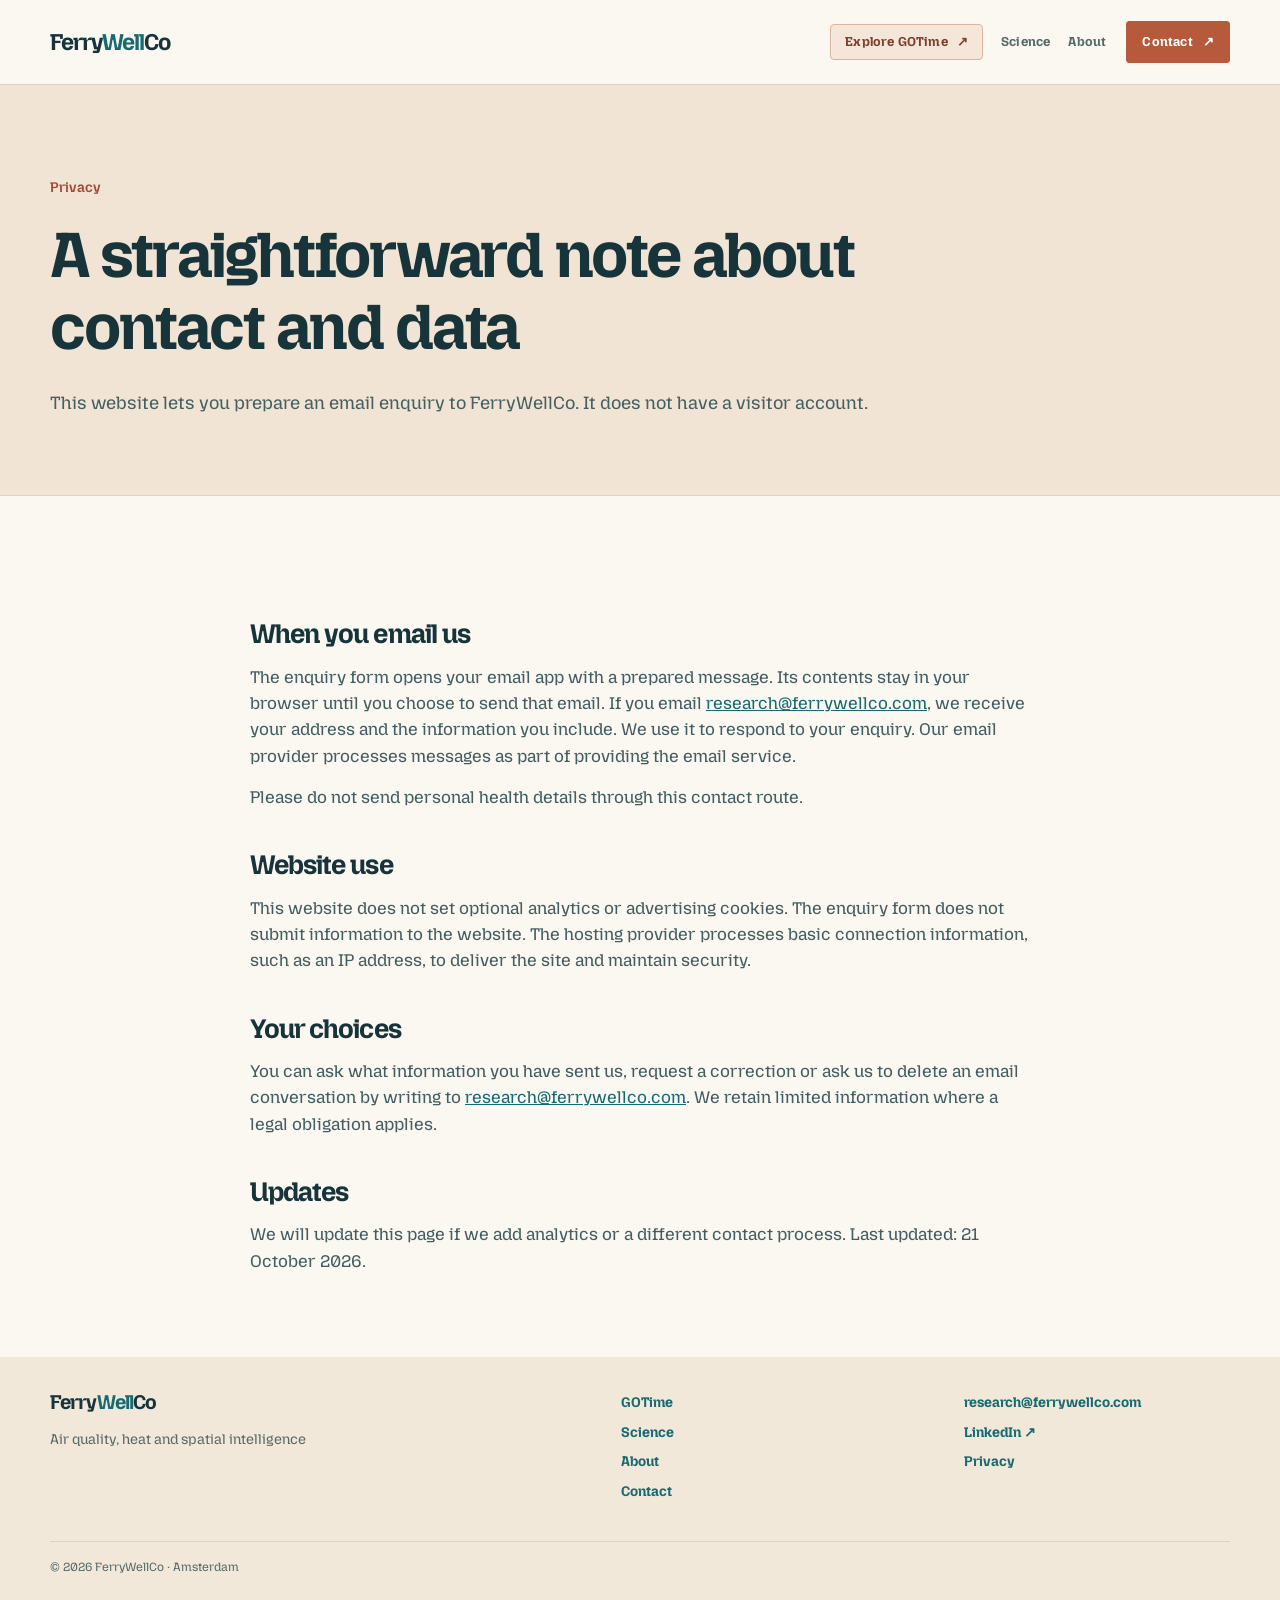
<file: privacy/index.html>
<!doctype html>
<html lang="en">
  <head>
    <meta charset="utf-8">
    <meta name="viewport" content="width=device-width, initial-scale=1">
    <meta name="theme-color" content="#fbf8f2">
    <meta name="description" content="How FerryWellCo handles email enquiries and basic website data.">
    <link rel="canonical" href="https://ferrywellco.com/privacy/">
    <meta property="og:type" content="website">
    <meta property="og:site_name" content="FerryWellCo">
    <meta property="og:url" content="https://ferrywellco.com/privacy/">
    <meta property="og:title" content="Privacy | FerryWellCo">
    <meta property="og:description" content="How the website prepares email enquiries and handles basic connection data.">
    <meta property="og:image" content="../assets/ferrywellco-social.png">
    <meta name="twitter:card" content="summary_large_image">
    <title>Privacy | FerryWellCo</title>
    <link rel="icon" href="/assets/favicon.png" type="image/png" sizes="128x128">
    <link rel="stylesheet" href="../assets/styles.css?v=nav1">
    <link rel="stylesheet" href="../assets/gotime.css?v=warm2">
    <link rel="stylesheet" href="../assets/polish.css?v=mozilla2"><link rel="stylesheet" href="../assets/revision.css?v=warm2">
    <script src="../assets/site.js" defer></script>
  </head>
  <body>
    <a class="skip-link" href="#main">Skip to content</a>
    <header class="site-header">
      <div class="container header-inner">
        <a class="brand" href="../index.html" aria-label="FerryWellCo home">Ferry<span>Well</span>Co</a>
        <button class="menu-button" type="button" data-menu-button aria-expanded="false" aria-controls="site-menu">Menu</button>
        <div class="header-right" id="site-menu" data-open="false">
          <nav class="main-nav" aria-label="Main navigation">
            <a class="nav-gotime" href="../gotime/">Explore GOTime <span aria-hidden="true">↗</span></a>
            <a href="../science/">Science</a>
            <a href="../about/">About</a>
          </nav>
          <a class="nav-cta" href="../index.html#contact">Contact <span aria-hidden="true">↗</span></a>
        </div>
      </div>
    </header>
    <main id="main">
      <section class="subhero gotime-subhero">
        <div class="container"><p class="eyebrow">Privacy</p><h1>A straightforward note about contact and data</h1><p class="lead">This website lets you prepare an email enquiry to FerryWellCo. It does not have a visitor account.</p></div>
      </section>
      <section class="section">
        <div class="container privacy-copy">
          <h2>When you email us</h2>
          <p>The enquiry form opens your email app with a prepared message. Its contents stay in your browser until you choose to send that email. If you email <a href="mailto:research@ferrywellco.com">research@ferrywellco.com</a>, we receive your address and the information you include. We use it to respond to your enquiry. Our email provider processes messages as part of providing the email service.</p>
          <p>Please do not send personal health details through this contact route.</p>
          <h2>Website use</h2>
          <p>This website does not set optional analytics or advertising cookies. The enquiry form does not submit information to the website. The hosting provider processes basic connection information, such as an IP address, to deliver the site and maintain security.</p>
          <h2>Your choices</h2>
          <p>You can ask what information you have sent us, request a correction or ask us to delete an email conversation by writing to <a href="mailto:research@ferrywellco.com">research@ferrywellco.com</a>. We retain limited information where a legal obligation applies.</p>
          <h2>Updates</h2>
          <p>We will update this page if we add analytics or a different contact process. Last updated: 21 October 2026.</p>
        </div>
      </section>
    </main>
    <footer class="site-footer">
      <div class="container">
        <div class="footer-grid">
          <div><a class="brand" href="../index.html">Ferry<span>Well</span>Co</a><p>Air quality, heat and spatial intelligence</p></div>
          <nav class="footer-links" aria-label="Footer navigation"><a href="../gotime/">GOTime</a><a href="../science/">Science</a><a href="../about/">About</a><a href="../index.html#contact">Contact</a></nav>
          <div class="footer-links"><a href="mailto:research@ferrywellco.com">research@ferrywellco.com</a><a href="https://www.linkedin.com/company/ferrywellco/" target="_blank" rel="noopener noreferrer">LinkedIn ↗</a><a href="../privacy/index.html">Privacy</a></div>
        </div>
        <div class="footer-bottom"><span>© 2026 FerryWellCo · Amsterdam</span></div>
      </div>
    </footer>
  </body>
</html>
</file>
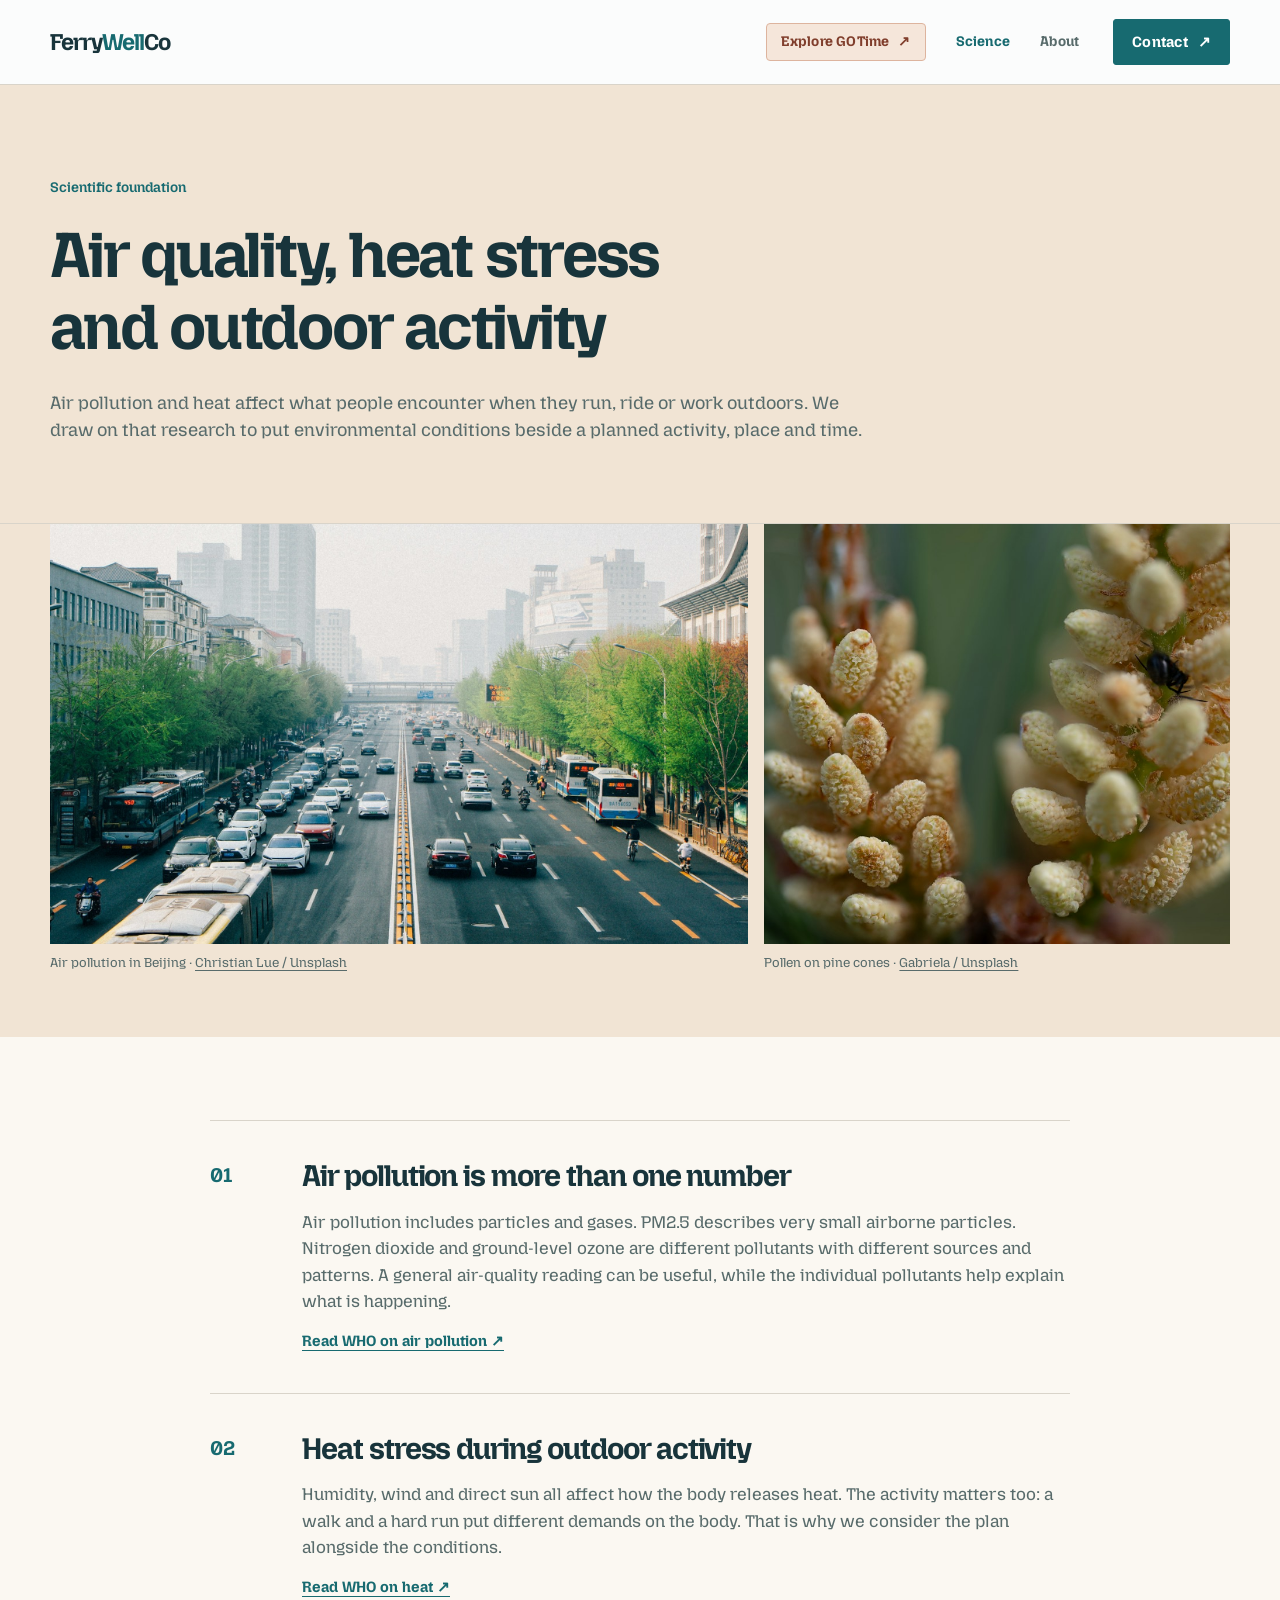
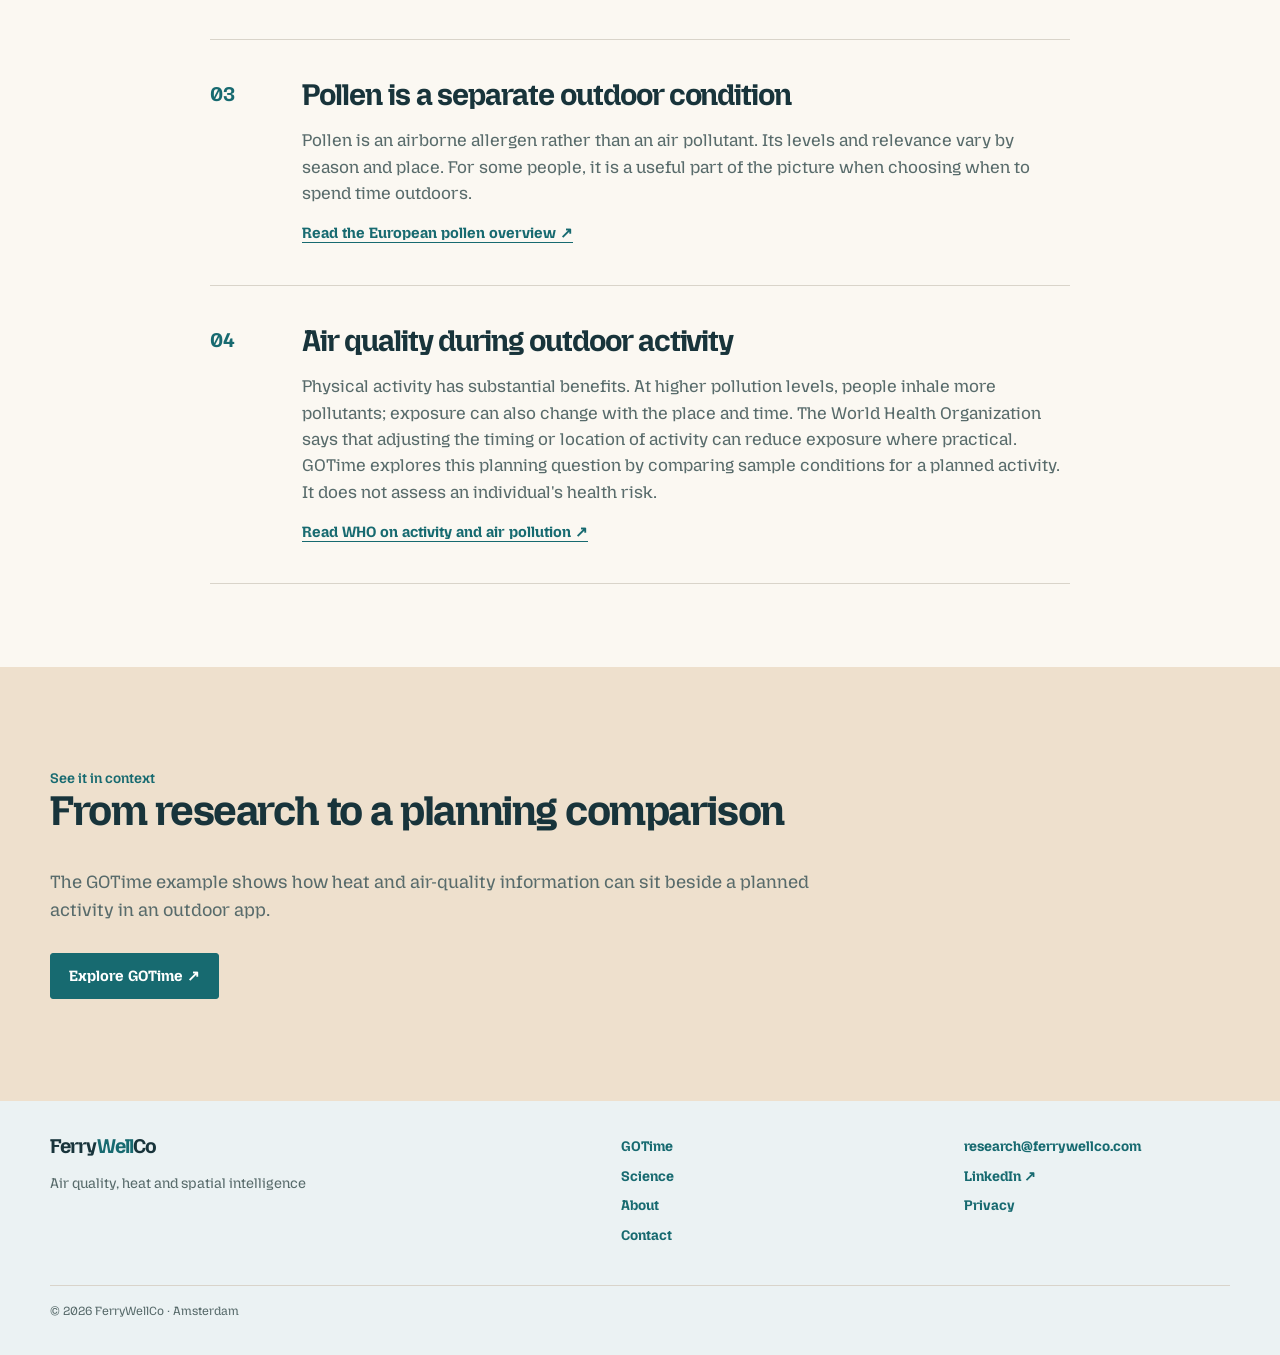
<file: science/index.html>
<!doctype html>
<html lang="en">
<head>
  <meta charset="utf-8">
  <meta name="viewport" content="width=device-width, initial-scale=1">
  <meta name="theme-color" content="#fbf8f2">

  <meta name="description" content="How do air quality and heat affect outdoor activity? Read the research on pollutants, heat stress and timing behind FerryWellCo's GOTime prototype.">
  <link rel="canonical" href="https://ferrywellco.com/science/">
  <meta property="og:type" content="website">
  <meta property="og:site_name" content="FerryWellCo">
  <meta property="og:url" content="https://ferrywellco.com/science/">
  <meta property="og:title" content="Air quality, heat stress and outdoor activity | FerryWellCo">
  <meta property="og:description" content="The research behind outdoor planning: air pollution, heat stress and the role of place, time and activity.">
  <meta property="og:image" content="https://ferrywellco.com/assets/city-cycling.jpg">
  <meta name="twitter:card" content="summary_large_image">
  <title>Air quality, heat stress and outdoor activity | FerryWellCo</title>
  <link rel="icon" href="/assets/favicon.png" type="image/png" sizes="128x128">
  <link rel="stylesheet" href="../assets/styles.css?v=nav1">
  <link rel="stylesheet" href="../assets/polish.css?v=mozilla2">
  <link rel="stylesheet" href="../assets/story.css?v=umbrella8">
  <script src="../assets/site.js" defer></script>
</head>
<body>
<a class="skip-link" href="#main">Skip to content</a>
<header class="site-header"><div class="container header-inner">
  <a class="brand" href="../index.html" aria-label="FerryWellCo home">Ferry<span>Well</span>Co</a>
  <button class="menu-button" type="button" data-menu-button aria-expanded="false" aria-controls="site-menu">Menu</button>
  <div class="header-right" id="site-menu" data-open="false"><nav class="main-nav" aria-label="Main navigation"><a class="nav-gotime" href="../gotime/">Explore GOTime <span aria-hidden="true">↗</span></a><a href="../science/" aria-current="page">Science</a><a href="../about/">About</a></nav>
  <a class="nav-cta" href="../index.html#contact">Contact <span aria-hidden="true">↗</span></a></div>
</div></header>
<main id="main"><section class="subhero gotime-subhero" aria-labelledby="science-title"><div class="container"><p class="eyebrow">Scientific foundation</p><h1 id="science-title">Air quality, heat stress and outdoor activity</h1><p class="lead">Air pollution and heat affect what people encounter when they run, ride or work outdoors. We draw on that research to put environmental conditions beside a planned activity, place and time.</p></div></section><div class="science-photo-band"><div class="container science-photo-grid"><figure class="story-photo"><img src="../assets/traffic-smog-christian-lue.jpg" alt="Road traffic beneath a hazy sky in Beijing" width="1800" height="2700" loading="eager"><figcaption>Air pollution in Beijing · <a href="https://unsplash.com/photos/a-city-street-filled-with-lots-of-traffic-QcJ1XCc3gJo" target="_blank" rel="noopener noreferrer">Christian Lue / Unsplash</a></figcaption></figure><figure class="story-photo"><img src="../assets/pine-pollen-gabriela.jpg" alt="Pollen-bearing pine cones seen close up" width="1200" height="726" loading="eager"><figcaption>Pollen on pine cones · <a href="https://unsplash.com/photos/pine-tree-flowers-in-close-up-detail-v3CU3sQChTM" target="_blank" rel="noopener noreferrer">Gabriela / Unsplash</a></figcaption></figure></div></div><section class="section science-prose" aria-label="Research topics"><div class="container article">
<div class="article-section"><span class="index">01</span><div><h2>Air pollution is more than one number</h2><p>Air pollution includes particles and gases. PM2.5 describes very small airborne particles. Nitrogen dioxide and ground-level ozone are different pollutants with different sources and patterns. A general air-quality reading can be useful, while the individual pollutants help explain what is happening.</p><a class="article-source" href="https://www.who.int/news-room/questions-and-answers/item/who-global-air-quality-guidelines" target="_blank" rel="noopener noreferrer">Read WHO on air pollution ↗</a></div></div>
<div class="article-section"><span class="index">02</span><div><h2 id="heat-stress">Heat stress during outdoor activity</h2><p>Humidity, wind and direct sun all affect how the body releases heat. The activity matters too: a walk and a hard run put different demands on the body. That is why we consider the plan alongside the conditions.</p><a class="article-source" href="https://www.who.int/news-room/fact-sheets/detail/climate-change-heat-and-health" target="_blank" rel="noopener noreferrer">Read WHO on heat ↗</a></div></div>
<div class="article-section"><span class="index">03</span><div><h2>Pollen is a separate outdoor condition</h2><p>Pollen is an airborne allergen rather than an air pollutant. Its levels and relevance vary by season and place. For some people, it is a useful part of the picture when choosing when to spend time outdoors.</p><a class="article-source" href="https://climate-adapt.eea.europa.eu/en/observatory/topics/health-impacts/pollen" target="_blank" rel="noopener noreferrer">Read the European pollen overview ↗</a></div></div>
<div class="article-section"><span class="index">04</span><div><h2 id="air-quality-activity">Air quality during outdoor activity</h2><p>Physical activity has substantial benefits. At higher pollution levels, people inhale more pollutants; exposure can also change with the place and time. The World Health Organization says that adjusting the timing or location of activity can reduce exposure where practical. GOTime explores this planning question by comparing sample conditions for a planned activity. It does not assess an individual's health risk.</p><a class="article-source" href="https://www.who.int/news-room/questions-and-answers/item/air-pollution-personal-interventions-and-risk-communication" target="_blank" rel="noopener noreferrer">Read WHO on activity and air pollution ↗</a></div></div>
</div></section><section class="story-section product-pilot" aria-labelledby="science-next"><div class="container"><p class="eyebrow">See it in context</p><h2 id="science-next">From research to a planning comparison</h2><p class="lead">The GOTime example shows how heat and air-quality information can sit beside a planned activity in an outdoor app.</p><a class="button" href="../gotime/">Explore GOTime ↗</a></div></section></main><footer class="site-footer"><div class="container"><div class="footer-grid">
  <div><a class="brand" href="../index.html">Ferry<span>Well</span>Co</a><p>Air quality, heat and spatial intelligence</p></div>
  <nav class="footer-links" aria-label="Footer navigation"><a href="../gotime/">GOTime</a><a href="../science/">Science</a><a href="../about/">About</a><a href="../index.html#contact">Contact</a></nav>
  <div class="footer-links"><a href="mailto:research@ferrywellco.com">research@ferrywellco.com</a><a href="https://www.linkedin.com/company/ferrywellco/" target="_blank" rel="noopener noreferrer">LinkedIn ↗</a><a href="../privacy/">Privacy</a></div>
</div><div class="footer-bottom"><span>© 2026 FerryWellCo · Amsterdam</span></div></div></footer>
</body></html>
</file>
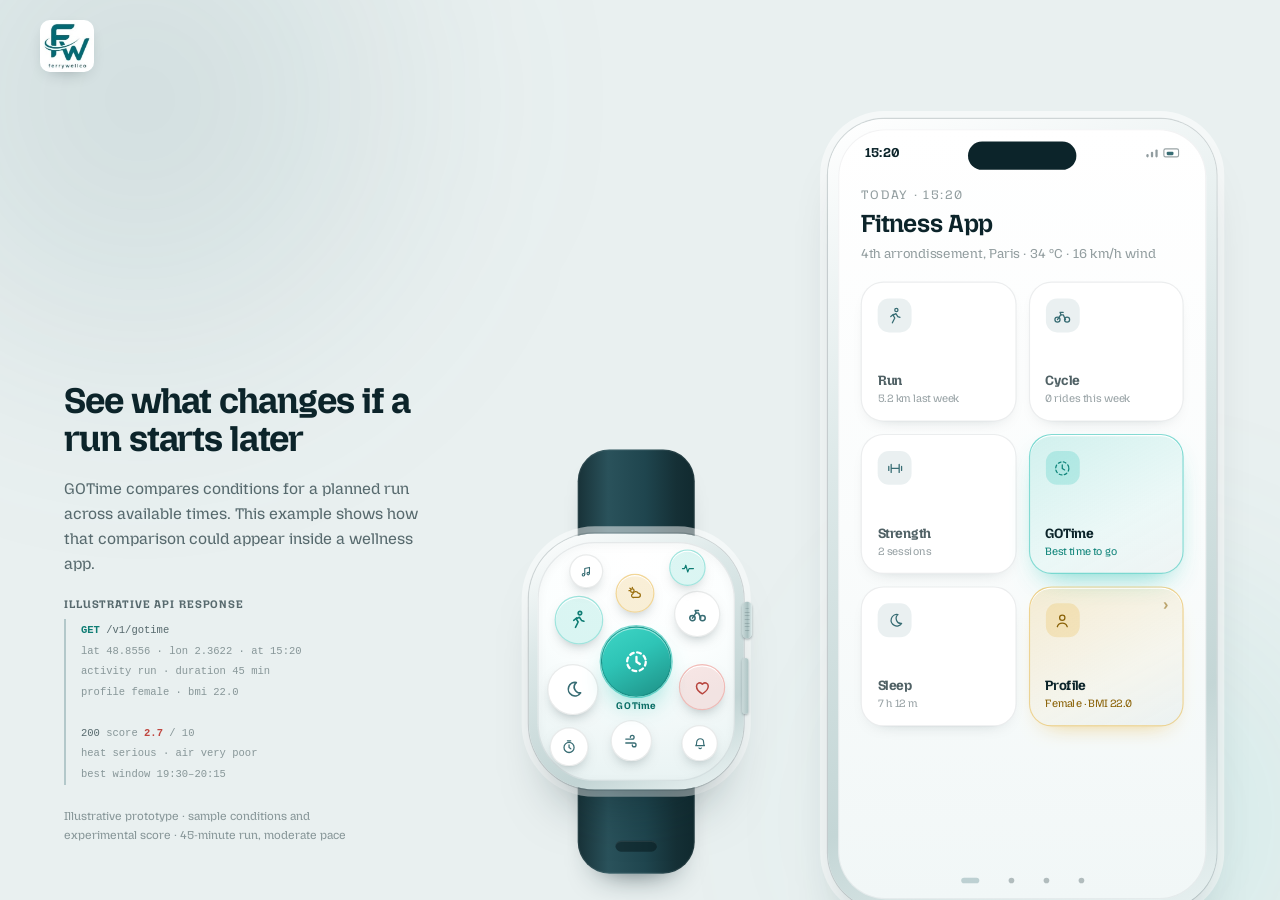
<file: demo/experience.html>
<!DOCTYPE html>
<html lang="en">
<head>
<meta charset="utf-8">
<meta name="viewport" content="width=device-width,initial-scale=1">
<meta name="robots" content="noindex">
<title>GOTime · FerryWellCo</title>
<script>document.documentElement.dataset.mode = new URLSearchParams(location.search).get('mode') || 'full';</script>
<style>
@font-face{font-family:"Mozilla Headline";src:url("../assets/fonts/mozilla-headline-variable.ttf") format("truetype");font-style:normal;font-weight:200 700;font-display:swap}
:root{
  --bg:#E9F0F0;
  --ink:#0C242A;
  --ink-2:rgba(12,36,42,.66);
  --ink-3:rgba(12,36,42,.44);
  --page-line:rgba(12,36,42,.10);
  --surf:#14363D;
  --brand:#386D74;
  --accent:#2EC4B6;
  --caution:#E8B84A;
  --warn:#E8943A;
  --danger:#E87068;
  /* on-screen (phone) tokens — light app theme */
  --text:#0C242A;
  --muted:rgba(12,36,42,.62);
  --dim:rgba(12,36,42,.44);
  --line:rgba(12,36,42,.09);
  --ease:cubic-bezier(.22,.8,.24,1);
}
*{box-sizing:border-box}
html,body{min-height:100%}
body{
  margin:0;background:var(--bg);color:var(--ink);
  font-family:"Mozilla Headline",Arial,sans-serif;
  -webkit-font-smoothing:antialiased;overflow-x:hidden;
}
.bg{position:fixed;inset:0;pointer-events:none;z-index:0}
.bg::before,.bg::after{content:"";position:absolute;border-radius:50%;filter:blur(90px)}
.bg::before{width:760px;height:760px;left:-240px;top:-280px;background:radial-gradient(circle,rgba(56,109,116,.16),transparent 68%)}
.bg::after{width:680px;height:680px;right:-180px;bottom:-260px;background:radial-gradient(circle,rgba(46,196,182,.14),transparent 68%)}

/* ---------- chrome ---------- */
.topbar{
  position:relative;z-index:2;display:flex;align-items:center;justify-content:space-between;
  padding:20px 40px;max-width:1500px;margin:0 auto;
}
.logo{
  height:52px;width:auto;display:block;border-radius:10px;
  box-shadow:0 6px 18px -10px rgba(12,36,42,.45);
  -webkit-user-select:none;user-select:none;
}
.tag{
  font-size:11px;letter-spacing:.14em;text-transform:uppercase;color:var(--ink-3);
  border:1px solid var(--page-line);border-radius:999px;padding:6px 12px;background:rgba(255,255,255,.65);
}

/* ---------- layout ---------- */
.layout{
  position:relative;z-index:2;
  display:grid;grid-template-columns:minmax(260px,380px) 1fr auto;
  align-items:end;gap:40px;
  padding:0 64px;
  height:calc(100vh - 92px);
  overflow:hidden;
}
.intro{grid-area:1/1;max-width:380px;padding-bottom:56px}
.device{grid-area:1/3;justify-self:end;align-self:end;margin:0 0 -9px 0}

.intro h1{
  margin:0 0 18px;font-size:36px;line-height:1.08;letter-spacing:-.03em;font-weight:700;
}
.intro h1 em{font-style:normal;white-space:nowrap}
.intro h1 em span:nth-child(1){color:#2EC4B6}
.intro h1 em span:nth-child(2){color:#E8B84A}
.lede{margin:0 0 0;font-size:15.5px;line-height:1.6;color:var(--ink-2)}
.lede strong{color:var(--ink);font-weight:700}

/* the integration, shown as it would actually be called */
.api{
  margin:24px 0 0;padding:1px 0 1px 15px;border-left:2px solid rgba(56,109,116,.30);
  font-family:ui-monospace,SFMono-Regular,Menlo,Consolas,"Liberation Mono",monospace;
  font-size:10.5px;line-height:1.95;color:var(--ink-2);text-align:left;white-space:nowrap;
}
.api .v{color:#0F7D74;font-weight:700}
.api .d{color:var(--ink-3)}
.api b{font-weight:700}
.api-label{margin:22px 0 -16px;color:var(--ink-2);font-size:11px;font-weight:700;letter-spacing:.08em;text-transform:uppercase}

.note{font-size:11.5px;line-height:1.6;color:var(--ink-3);margin:22px 0 0;max-width:320px}

.chip{
  display:inline-flex;align-items:center;gap:6px;font-size:9.5px;font-weight:700;
  letter-spacing:.10em;text-transform:uppercase;padding:5px 9px;border-radius:999px;
  border:1px solid currentColor;line-height:1;white-space:nowrap;
}
.chip::before{content:"";width:5px;height:5px;border-radius:50%;background:currentColor}
.chip.good{color:#0F7D74;background:rgba(46,196,182,.14)}
.chip.mid{color:#96690B;background:rgba(232,184,74,.20)}
.chip.bad{color:#B8453E;background:rgba(232,112,104,.16)}

.gauge{width:150px;height:150px;display:block;margin:0 auto}
.g-track{fill:none;stroke:rgba(12,36,42,.09);stroke-width:9}
.g-arc{fill:none;stroke-width:9;stroke-linecap:round;transform:rotate(-90deg);transform-origin:80px 80px;
  transition:stroke-dashoffset 1.05s var(--ease)}
.g-num{fill:var(--text);font-size:42px;font-weight:700;text-anchor:middle;letter-spacing:-.03em}
.g-sub{fill:var(--dim);font-size:8.5px;letter-spacing:.18em;text-transform:uppercase;text-anchor:middle}

.hero-delta{display:flex;align-items:flex-end;gap:12px;padding:4px 2px 2px}
.hd-num{font-size:48px;font-weight:700;letter-spacing:-.045em;line-height:.9}
.hd-tail{font-size:11px;color:var(--muted);line-height:1.35;padding-bottom:4px}
.hd-from{font-size:11.5px;color:var(--dim);display:flex;align-items:center;gap:6px;margin-top:10px}
.arrow-r{color:#0F7D74;font-weight:700}

.hero-window{padding:6px 2px 2px}
.hw-time{font-size:34px;font-weight:700;letter-spacing:-.04em;line-height:1;color:#0F7D74}
.hw-meta{font-size:11px;color:var(--muted);margin-top:7px}

.verdict{
  margin:14px 0 0;font-size:12px;line-height:1.6;color:var(--muted);flex:0 0 auto;
}
.verdict strong{color:var(--text);font-weight:700}

.qlist{margin-top:16px;border-top:1px solid var(--line);flex:0 0 auto}
.qrow{
  display:flex;align-items:center;justify-content:space-between;gap:10px;
  padding:11px 0;border-bottom:1px solid var(--line);
}
.qname{font-size:12px;color:var(--muted)}
.qband{font-size:12px;font-weight:700;letter-spacing:-.01em;text-align:right;white-space:nowrap}
.qfrom{color:var(--dim);font-weight:600}
.qarr{margin:0 5px;font-size:11px;font-weight:700;color:var(--dim)}
.qto{font-weight:700}

.rp-chart{width:100%;height:auto;display:block;margin-top:16px;opacity:.88;flex:0 0 auto}


/* ---------- phone ---------- */
.device{display:flex;flex-direction:column;align-items:center;gap:16px}
.phone-wrap{
  --s:1;
  position:relative;
  width:calc(344px * var(--s));
  height:calc(700px * var(--s));
}
.phone{transform:scale(var(--s));transform-origin:top left}
.phone{
  position:relative;width:344px;height:700px;border-radius:50px;padding:9px;
  background:linear-gradient(158deg,#FFFFFF 0%,#DCE8E8 38%,#C4D6D6 76%,#E8F1F1 100%);
  box-shadow:
    0 34px 54px -30px rgba(12,36,42,.42),
    0 0 0 1px rgba(12,36,42,.16),
    0 0 0 7px rgba(255,255,255,.55);
}
.screen{
  position:relative;width:100%;height:100%;border-radius:42px;overflow:hidden;
  background:linear-gradient(180deg,#FFFFFF 0%,#FAFCFC 52%,#F1F7F7 100%);
  color:var(--text);
  box-shadow:inset 0 0 0 1px rgba(12,36,42,.05);
  isolation:isolate;
}
.island{
  position:absolute;top:11px;left:50%;transform:translateX(-50%);
  width:96px;height:25px;border-radius:14px;background:#0C242A;z-index:20;
}
.statusbar{
  position:relative;z-index:19;display:flex;align-items:center;justify-content:space-between;
  padding:14px 24px 0;font-size:11.5px;font-weight:700;letter-spacing:.02em;
  font-variant-numeric:tabular-nums;
}
.sb-right{display:flex;align-items:center;gap:5px}
.sb-bar{width:14px;height:8px;border-radius:2px;border:1px solid rgba(12,36,42,.42);position:relative}
.sb-bar::after{content:"";position:absolute;inset:1.5px;right:4px;background:var(--brand);border-radius:1px}
.sb-dots{display:flex;gap:2px;align-items:flex-end;height:8px}
.sb-dots i{width:2px;background:rgba(12,36,42,.45);border-radius:1px;display:block}
.sb-dots i:nth-child(1){height:3px}.sb-dots i:nth-child(2){height:5px}.sb-dots i:nth-child(3){height:7px}

.view{
  position:absolute;inset:0;padding:52px 20px 22px;
  display:flex;flex-direction:column;
  opacity:0;visibility:hidden;transform:translateY(12px);
  transition:opacity .3s var(--ease),transform .3s var(--ease),visibility .3s;
}
.view.is-active{opacity:1;visibility:visible;transform:none}

/* home */
.hi{margin-bottom:18px}
.hi-top{font-size:11px;letter-spacing:.12em;text-transform:uppercase;color:var(--dim);margin-bottom:6px}
.hi-big{font-size:22px;font-weight:650;letter-spacing:-.025em;line-height:1.2}
.hi-sub{font-size:11.5px;color:var(--dim);margin-top:6px}
.tiles{display:grid;grid-template-columns:1fr 1fr;gap:11px}
.tile{
  position:relative;height:124px;border-radius:20px;padding:14px;
  background:#FFFFFF;border:1px solid rgba(12,36,42,.08);
  box-shadow:0 6px 16px -12px rgba(12,36,42,.35);
  display:flex;flex-direction:column;justify-content:flex-end;gap:3px;
  cursor:default;transition:transform .2s var(--ease),background .2s;
}
.tile:active{transform:scale(.985)}
.tile-ico{width:30px;height:30px;border-radius:10px;display:grid;place-items:center;margin-bottom:auto;
  background:rgba(56,109,116,.10);color:var(--brand)}
.tile-ico svg{width:17px;height:17px;fill:none;stroke:currentColor;stroke-width:1.6;
  stroke-linecap:round;stroke-linejoin:round}
.tile-lbl{font-size:12px;font-weight:700;letter-spacing:-.01em;color:rgba(12,36,42,.72)}
.tile-sub{font-size:9.5px;color:rgba(12,36,42,.42)}
.tile.gotime{
  background:linear-gradient(152deg,rgba(46,196,182,.20),rgba(46,196,182,.07) 62%,rgba(56,109,116,.05));
  border-color:rgba(46,196,182,.55);cursor:pointer;
  box-shadow:0 12px 26px -14px rgba(46,196,182,.85),inset 0 1px 0 #FFFFFF;
}
.tile.gotime .tile-ico{background:rgba(46,196,182,.24);color:#10857B}
.tile.gotime .tile-lbl{color:var(--ink)}
.tile.gotime .tile-sub{color:#12857B}
.tile.gotime::after{
  content:"";position:absolute;inset:-1px;border-radius:21px;border:1px solid rgba(46,196,182,.6);
  opacity:0;animation:ping 2.6s var(--ease) infinite;
}
@keyframes ping{0%{opacity:.55;transform:scale(1)}70%,100%{opacity:0;transform:scale(1.045)}}
.phone.attract .tile.gotime{animation:breathe 1.8s ease-in-out infinite}
@keyframes breathe{0%,100%{box-shadow:0 12px 26px -16px rgba(46,196,182,.7)}50%{box-shadow:0 16px 34px -10px rgba(46,196,182,1)}}

.tap-hint{
  position:absolute;left:50%;bottom:96px;transform:translate(-50%,8px);
  background:#0C242A;border:1px solid #0C242A;color:var(--accent);
  font-size:11px;font-weight:700;padding:7px 13px;border-radius:999px;white-space:nowrap;
  box-shadow:0 10px 22px -12px rgba(12,36,42,.85);
  opacity:0;transition:opacity .3s,transform .3s;pointer-events:none;z-index:15;
}
.phone.attract .tap-hint{opacity:1;transform:translate(-50%,0)}
.homenav{position:absolute;left:0;right:0;bottom:14px;display:flex;justify-content:center;gap:26px;opacity:.28}
.homenav i{width:5px;height:5px;border-radius:50%;background:var(--ink);display:block}
.homenav i:first-child{background:var(--brand);opacity:1;width:16px;border-radius:99px;}

/* prompt */
.vhead{display:flex;align-items:center;gap:12px;margin-bottom:26px}
.back{
  width:32px;height:32px;border-radius:50%;border:1px solid var(--line);background:#FFFFFF;
  color:var(--muted);display:grid;place-items:center;cursor:pointer;font-size:15px;line-height:1;
  transition:background .2s,color .2s;padding:0;box-shadow:0 2px 8px -6px rgba(12,36,42,.4);
}
.back:hover{background:rgba(56,109,116,.08);color:var(--ink)}
.vtitle{font-size:15px;font-weight:700;letter-spacing:-.01em}
.prompt-q{font-size:21px;font-weight:700;letter-spacing:-.022em;line-height:1.28;margin:0 0 10px}
.prompt-sub{font-size:11.5px;color:var(--dim);margin:0 0 22px;line-height:1.5}
.opts{display:flex;flex-direction:column;gap:10px}
.opt{
  display:flex;align-items:center;gap:13px;width:100%;text-align:left;cursor:pointer;
  padding:15px 16px;border-radius:17px;border:1px solid rgba(12,36,42,.09);
  background:#FFFFFF;color:var(--text);font:inherit;
  box-shadow:0 4px 14px -12px rgba(12,36,42,.5);
  transition:border-color .2s,background .2s,transform .15s var(--ease);
}
.opt:hover{border-color:rgba(46,196,182,.55);background:rgba(46,196,182,.05)}
.opt:active{transform:scale(.985)}
.opt-k{
  width:24px;height:24px;border-radius:8px;display:grid;place-items:center;flex:0 0 auto;
  font-size:10px;font-weight:700;color:#12857B;background:rgba(46,196,182,.16);
}
.opt-body{display:flex;flex-direction:column;gap:2px;flex:1}
.opt-main{font-size:13.5px;font-weight:700;letter-spacing:-.01em}
.opt-sub{font-size:10.5px;color:var(--dim);font-variant-numeric:tabular-nums}
.opt-go{color:var(--dim);font-size:14px}

/* profile — the only screen that changes the model */
.pf-label{font-size:10px;font-weight:700;letter-spacing:.12em;text-transform:uppercase;color:var(--dim);margin:0 0 8px}
.seg{display:flex;gap:6px;padding:4px;border-radius:14px;background:rgba(12,36,42,.05);margin:0 0 22px}
.seg-b{
  flex:1;padding:10px 0;border-radius:11px;border:1px solid transparent;background:transparent;
  font:inherit;font-size:12.5px;font-weight:700;color:var(--muted);cursor:pointer;
  transition:background .2s,color .2s,border-color .2s,box-shadow .2s;
}
.seg-b.is-on{
  background:#FFFFFF;color:var(--ink);border-color:rgba(46,196,182,.55);
  box-shadow:0 6px 16px -12px rgba(12,36,42,.6);
}
.pf-row{display:flex;align-items:baseline;gap:8px;margin-bottom:10px}
.pf-row .pf-label{margin:0}
.pf-val{font-size:26px;font-weight:700;letter-spacing:-.035em;margin-left:auto;font-variant-numeric:tabular-nums}
.pf-band{
  font-size:10px;font-weight:700;letter-spacing:.06em;text-transform:uppercase;color:#0F7D74;
  background:rgba(46,196,182,.14);border:1px solid rgba(46,196,182,.35);
  border-radius:999px;padding:4px 8px;
}
.pf-bmi{display:flex;align-items:center;gap:10px;margin-bottom:20px}
.pf-step{
  width:30px;height:30px;flex:0 0 auto;border-radius:10px;border:1px solid rgba(12,36,42,.12);
  background:#FFFFFF;color:var(--ink);font:inherit;font-size:15px;line-height:1;cursor:pointer;
  display:grid;place-items:center;transition:background .2s,transform .12s;
}
.pf-step:hover{background:rgba(56,109,116,.07)}
.pf-step:active{transform:scale(.94)}
.pf-range{
  -webkit-appearance:none;appearance:none;flex:1;height:4px;border-radius:99px;cursor:pointer;
  background:linear-gradient(90deg,rgba(46,196,182,.5),rgba(232,184,74,.55) 55%,rgba(232,112,104,.55));
}
.pf-range::-webkit-slider-thumb{
  -webkit-appearance:none;width:20px;height:20px;border-radius:50%;background:#FFFFFF;
  border:2px solid #2EC4B6;box-shadow:0 4px 10px -4px rgba(12,36,42,.6);cursor:pointer;
}
.pf-range::-moz-range-thumb{
  width:16px;height:16px;border-radius:50%;background:#FFFFFF;border:2px solid #2EC4B6;cursor:pointer;
}
.pf-preview{margin:3px 0 15px;padding:13px 14px;border:1px solid rgba(46,196,182,.34);border-radius:14px;background:rgba(46,196,182,.08)}
.pf-preview-line{display:flex;justify-content:space-between;gap:10px;align-items:baseline;font-size:11px;color:var(--muted)}
.pf-preview-line + .pf-preview-line{margin-top:6px}
.pf-preview-line strong{font-size:17px;color:var(--ink);font-variant-numeric:tabular-nums}
.pf-preview small{display:block;margin-top:7px;color:var(--dim);font-size:9px;line-height:1.35}

/* the Profile tile is the only other door out of the home grid — colour it so it reads as a control */
.tile.profile{
  cursor:pointer;
  background:linear-gradient(152deg,rgba(232,184,74,.22),rgba(232,184,74,.07) 62%,rgba(56,109,116,.05));
  border-color:rgba(232,184,74,.55);
  box-shadow:0 10px 22px -15px rgba(232,184,74,.95),inset 0 1px 0 #FFFFFF;
}
.tile.profile .tile-ico{background:rgba(232,184,74,.26);color:#8A6208}
.tile.profile .tile-lbl{color:var(--ink)}
.tile.profile .tile-sub{color:#8A6208}
.tile.profile::before{
  content:"›";position:absolute;top:9px;right:12px;
  font-size:14px;font-weight:700;line-height:1;color:rgba(138,98,8,.55);
}
.tile.profile:hover{border-color:rgba(232,184,74,.9)}
.pf-actions{margin-top:auto}

/* thinking — an arrow piercing three data layers */
.think{align-items:center;justify-content:center;gap:0}
.pierce-head{width:284px;margin-bottom:18px;text-align:center}
.ph-place{
  display:inline-block;font-size:18px;font-weight:700;letter-spacing:-.02em;line-height:1.15;color:var(--ink);white-space:nowrap;
}
.pierce{
  position:relative;width:284px;height:172px;margin-bottom:28px;
  display:flex;justify-content:space-between;
}
.pane{
  position:relative;width:72px;height:172px;border-radius:13px;
  border:1px solid rgba(46,196,182,.26);
  background:
    repeating-linear-gradient(180deg,rgba(46,196,182,.12) 0 1px,rgba(46,196,182,0) 1px 13px),
    linear-gradient(180deg,rgba(46,196,182,.06),rgba(46,196,182,.015));
  display:flex;flex-direction:column;align-items:center;justify-content:space-between;
  padding:11px 4px;overflow:hidden;
  transition:background .35s var(--ease),border-color .35s var(--ease),transform .35s var(--ease),box-shadow .35s var(--ease);
}
.pane-name{
  position:relative;z-index:1;
  font-size:9px;letter-spacing:.10em;text-transform:uppercase;font-weight:700;
  color:rgba(12,36,42,.40);transition:color .35s;
}
.pane-val{
  position:relative;z-index:1;
  font-size:12px;font-weight:700;letter-spacing:-.01em;line-height:1.2;text-align:center;
  color:rgba(12,36,42,.20);transition:color .35s;
}
/* the band colour spreads from the centre of the whole row outwards */
.pane .wash{
  position:absolute;inset:-12px;background:var(--bandc,#E8B84A);filter:blur(6px);
  clip-path:circle(0px at var(--gx) 98px);opacity:0;z-index:0;pointer-events:none;
  transition:opacity .28s linear;
}
.pane:nth-child(1) .wash{--gx:154px}
.pane:nth-child(2) .wash{--gx:48px}
.pane:nth-child(3) .wash{--gx:-58px}
.pane.wash{border-color:var(--bandb,#A87A10);box-shadow:0 12px 28px -14px var(--bandb,#A87A10)}
.pane.wash .wash{opacity:1;animation:washSpread var(--washms,900ms) cubic-bezier(.28,.34,.38,1) forwards}
@keyframes washSpread{
  from{clip-path:circle(0px at var(--gx) 98px)}
  to{clip-path:circle(168px at var(--gx) 98px)}
}
.pane.wash .pane-name{color:rgba(12,36,42,.60)}
.pane.wash .pane-val{color:var(--ink)}
.pane.hit{
  border-color:#2EC4B6;border-width:1.5px;
  background:
    repeating-linear-gradient(180deg,rgba(46,196,182,.30) 0 1px,rgba(46,196,182,0) 1px 13px),
    linear-gradient(180deg,rgba(46,196,182,.34),rgba(46,196,182,.10));
  box-shadow:0 12px 28px -14px rgba(46,196,182,1);
  transform:translateY(-3px);
}
.pane.hit .pane-name{color:#0B6E66}
.pane.hit .pane-val{color:var(--ink)}
.pane.hit::after{
  content:"";position:absolute;left:50%;top:50%;width:14px;height:14px;border-radius:50%;
  border:2px solid rgba(15,125,116,.75);transform:translate(-50%,-50%);
  animation:ripple .75s var(--ease) forwards;
}
@keyframes ripple{to{width:150px;height:150px;opacity:0;border-width:0}}

.arrow{
  position:absolute;top:50%;left:-134px;width:64px;height:4px;margin-top:-2px;z-index:4;
  background:linear-gradient(90deg,rgba(46,196,182,0),rgba(46,196,182,.9) 55%,#0F7D74);
  border-radius:4px;
  filter:drop-shadow(0 0 9px rgba(46,196,182,1));
}
.arrow::after{
  content:"";position:absolute;right:-13px;top:-6px;width:0;height:0;
  border-left:15px solid #0F7D74;
  border-top:8px solid transparent;border-bottom:8px solid transparent;
}
.think-cap{font-size:13px;font-weight:700;letter-spacing:-.01em;min-height:20px;text-align:center;
  transition:opacity .18s}
.progress{position:absolute;left:20px;right:20px;bottom:52px;height:2px;border-radius:99px;background:rgba(12,36,42,.10);overflow:hidden}
.progress i{display:block;height:100%;width:0;border-radius:99px;
  background:linear-gradient(90deg,var(--brand),var(--accent));transition:width 2s linear}
.thinking .progress i{width:100%}

/* result (phone only) */
.res{padding:46px 18px 16px;overflow-y:auto;scrollbar-width:none}
.res::-webkit-scrollbar{display:none}
.res-top{display:flex;align-items:flex-start;justify-content:space-between;margin-bottom:6px;flex:0 0 auto}
.res-head{text-align:center;flex:0 0 auto}
.res-place{display:inline-block;font-size:19px;font-weight:700;letter-spacing:-.025em;line-height:1.1;color:var(--ink);white-space:nowrap}
.res-meta{
  display:flex;align-items:center;justify-content:center;gap:6px;margin-top:5px;
  font-size:9px;letter-spacing:.12em;text-transform:uppercase;font-weight:700;
  color:rgba(12,36,42,.50);
}
.res-meta i{width:6px;height:6px;border-radius:50%;display:block;flex:0 0 auto}
.res-body{flex:1;display:flex;flex-direction:column;justify-content:center;min-height:0;padding:8px 0}
.rp-note{
  margin-top:4px;padding-top:0;font-size:9px;letter-spacing:.02em;text-align:center;
  color:rgba(12,36,42,.40);
}
.rp-actions{margin-top:14px;padding-top:0;display:flex;flex-direction:column;gap:7px;flex:0 0 auto}
.btn{
  width:100%;padding:11px;border-radius:14px;font:inherit;font-size:12px;font-weight:700;
  cursor:pointer;transition:background .2s,border-color .2s,transform .15s var(--ease);
  background:#FFFFFF;border:1px solid rgba(12,36,42,.14);color:var(--text);
  box-shadow:0 4px 14px -12px rgba(12,36,42,.5);
}
.btn:hover{background:rgba(56,109,116,.06)}
.btn:active{transform:scale(.985)}
.btn.primary{background:rgba(46,196,182,.14);border-color:rgba(46,196,182,.55);color:#0F7D74}
.btn.primary:hover{background:rgba(46,196,182,.22)}

/* toast */
.toast{
  position:absolute;left:50%;bottom:78px;transform:translate(-50%,10px);
  background:#0C242A;border-radius:12px;padding:9px 14px;
  font-size:10.5px;color:#F5F8F8;white-space:nowrap;z-index:30;
  box-shadow:0 12px 24px -14px rgba(12,36,42,.9);
  opacity:0;pointer-events:none;transition:opacity .25s,transform .25s;
}
.toast.on{opacity:1;transform:translate(-50%,0)}

/* tune overlay */
.tune{
  position:fixed;left:8px;bottom:8px;z-index:999;max-height:64vh;overflow:auto;
  background:rgba(4,16,18,.88);border:1px solid var(--line);border-radius:10px;
  padding:9px 12px;font:10px/1.5 ui-monospace,SFMono-Regular,Menlo,monospace;color:#9fe6dd;
}
.tune h4{margin:0 0 6px;font-size:10px;color:var(--dim);letter-spacing:.1em;text-transform:uppercase;font-weight:600}

/* ---------- smartwatch (companion device, decorative) ---------- */
.watch-stage{grid-area:1/2;justify-self:center;align-self:end;margin:0 0 24px}
.watch-wrap{--w:1;position:relative;width:calc(212px * var(--w));height:calc(352px * var(--w))}
.watch{position:absolute;left:0;top:0;width:212px;height:352px;transform:scale(var(--w));transform-origin:top left}

.strap{
  position:absolute;left:58px;width:96px;height:112px;border-radius:26px;
  background:linear-gradient(90deg,#183238 0%,#2A525B 26%,#1F454E 58%,#153036 84%,#112A2F 100%);
  box-shadow:inset 0 0 0 1px rgba(255,255,255,.07),0 16px 26px -20px rgba(12,36,42,.9);
}
.strap-t{top:2px}
.strap-b{bottom:2px}
.strap-b::after{
  content:"";position:absolute;left:50%;bottom:18px;transform:translateX(-50%);
  width:34px;height:9px;border-radius:5px;background:rgba(8,26,30,.55);
  box-shadow:inset 0 1px 0 rgba(255,255,255,.08);
}

.case{
  position:absolute;left:18px;top:71px;width:176px;height:210px;border-radius:54px;padding:7px;
  background:linear-gradient(152deg,#FFFFFF 0%,#DCE8E8 34%,#C2D4D4 74%,#EEF6F6 100%);
  box-shadow:
    0 32px 46px -28px rgba(12,36,42,.52),
    0 0 0 1px rgba(12,36,42,.16),
    0 0 0 6px rgba(255,255,255,.5);
}
.crown{
  position:absolute;right:-7px;top:56px;width:8px;height:30px;border-radius:4px;
  background:linear-gradient(90deg,#C9D9D9,#A9C0C0 55%,#E1EDED);
  box-shadow:0 1px 2px rgba(12,36,42,.35);
}
.crown::after{
  content:"";position:absolute;inset:5px 2px;border-radius:2px;
  background:repeating-linear-gradient(180deg,rgba(12,36,42,.16) 0 1px,rgba(12,36,42,0) 1px 3px);
}
.crown-btn{
  position:absolute;right:-4px;top:102px;width:5px;height:46px;border-radius:3px;
  background:linear-gradient(90deg,#CBDADA,#AEC4C4);
  box-shadow:0 1px 2px rgba(12,36,42,.3);
}

.w-screen{
  position:relative;width:100%;height:100%;border-radius:47px;overflow:hidden;
  background:radial-gradient(125% 95% at 50% 6%,#FFFFFF 0%,#FBFEFE 48%,#E9F3F3 100%);
  box-shadow:inset 0 0 0 1px rgba(12,36,42,.07),inset 0 2px 10px rgba(12,36,42,.05);
  isolation:isolate;
}

/* the app grid: overlapping circle "bubbles", as on a watch home screen */
.bubbles{position:absolute;inset:0}
.bub{
  position:absolute;border-radius:50%;display:grid;place-items:center;
  background:#FFFFFF;border:1px solid rgba(12,36,42,.09);color:var(--brand);
  box-shadow:0 5px 12px -7px rgba(12,36,42,.55),inset 0 1px 0 #FFFFFF;
}
.bub svg{width:46%;height:46%;fill:none;stroke:currentColor;stroke-width:1.8;
  stroke-linecap:round;stroke-linejoin:round}
.bub.tint{background:rgba(46,196,182,.16);border-color:rgba(46,196,182,.34);color:#0F7D74}
.bub.gold{background:rgba(232,184,74,.22);border-color:rgba(232,184,74,.46);color:#9A6E0C}
.bub.warm{background:rgba(232,112,104,.16);border-color:rgba(232,112,104,.36);color:#B8453E}
.bub.gotime{
  background:linear-gradient(152deg,#3FD6C6 0%,#2EC4B6 42%,#1E9086 100%);
  border-color:rgba(15,125,116,.5);color:#FFFFFF;
  box-shadow:0 12px 24px -12px rgba(46,196,182,.95),inset 0 1px 0 rgba(255,255,255,.5);
}
.bub.gotime svg{width:40%;height:40%;stroke-width:2}
.bub.gotime::after{
  content:"";position:absolute;inset:-2px;border-radius:50%;
  border:1.5px solid rgba(46,196,182,.65);animation:ping 2.8s var(--ease) infinite;
}
.bub-label{
  position:absolute;left:0;right:0;top:129px;text-align:center;
  font-size:8px;font-weight:700;letter-spacing:.03em;color:#0B6E66;
}

/* ---------- watch app views (mirror the phone state) ---------- */
.bubbles{transition:opacity .28s var(--ease),transform .28s var(--ease)}
.w-screen.away .bubbles{opacity:0;transform:scale(.94);pointer-events:none}
.bub.gotime{cursor:pointer;transition:transform .18s var(--ease)}
.bub.gotime:active{transform:scale(.93)}

.w-view{
  position:absolute;inset:0;padding:20px 12px 18px;
  display:flex;flex-direction:column;
  opacity:0;visibility:hidden;transform:translateY(5px);
  transition:opacity .26s var(--ease),transform .26s var(--ease),visibility .26s;
}
.w-view.is-active{opacity:1;visibility:visible;transform:none}
.w-view[data-wview="prompt"],.w-view[data-wview="thinking"]{justify-content:center}

/* options — no header, just three big rows */
.w-q{margin:0 0 10px;font-size:12px;font-weight:700;letter-spacing:-.025em;line-height:1.2;text-align:center}
.w-opts{display:flex;flex-direction:column;gap:6px}
.w-opt{
  display:flex;align-items:center;gap:9px;width:100%;padding:9px 10px;border-radius:11px;cursor:pointer;
  border:1px solid rgba(12,36,42,.10);background:#FFFFFF;color:var(--text);font:inherit;text-align:left;
  box-shadow:0 2px 6px -5px rgba(12,36,42,.5);
  transition:background .2s,border-color .2s,transform .15s var(--ease);
}
.w-opt:active{transform:scale(.97)}
.w-opt:hover{border-color:rgba(46,196,182,.55);background:rgba(46,196,182,.05)}
.w-ok{
  width:16px;height:16px;border-radius:5px;display:grid;place-items:center;flex:0 0 auto;
  font-size:7px;font-weight:700;color:#0F7D74;background:rgba(46,196,182,.18);
}
.w-ol{font-size:9.5px;font-weight:700;letter-spacing:-.015em;white-space:nowrap}

/* thinking — the phone's pierce, rotated: a scan line falls through three stacked bands */
.w-place{
  font-size:11px;font-weight:700;letter-spacing:-.01em;text-align:center;
  color:var(--ink);margin-bottom:9px;white-space:nowrap;overflow:hidden;
}
.w-bands{position:relative;display:flex;flex-direction:column;gap:5px}
.w-band{
  position:relative;display:flex;align-items:center;justify-content:space-between;
  height:28px;padding:0 8px;border-radius:8px;overflow:hidden;
  border:1px solid rgba(46,196,182,.26);
  background:
    repeating-linear-gradient(180deg,rgba(46,196,182,.12) 0 1px,rgba(46,196,182,0) 1px 9px),
    linear-gradient(180deg,rgba(46,196,182,.05),rgba(46,196,182,.01));
  transition:background .35s var(--ease),border-color .35s var(--ease),box-shadow .35s var(--ease);
}
.w-bname{
  position:relative;z-index:1;font-size:9px;letter-spacing:.08em;text-transform:uppercase;
  font-weight:700;color:rgba(12,36,42,.42);transition:color .3s;
}
.w-bval{
  position:relative;z-index:1;font-size:9px;font-weight:700;letter-spacing:-.01em;
  color:rgba(12,36,42,.22);transition:color .3s;
}
.w-band .wash{position:absolute;inset:0;background:var(--bandc,#E8B84A);opacity:0;
  transition:opacity .5s linear var(--wd,0ms);pointer-events:none}
.w-band.wash{border-color:var(--bandb,#A87A10);box-shadow:0 4px 10px -6px var(--bandb,#A87A10)}
.w-band.wash .wash{opacity:1}
.w-band.wash .w-bname{color:rgba(12,36,42,.62)}
.w-band.wash .w-bval{color:var(--ink)}
.w-band.hit{border-color:#2EC4B6;border-width:1.5px;box-shadow:0 4px 10px -6px rgba(46,196,182,.9)}
.w-band.hit .w-bname{color:#0B6E66}
.w-band.hit .w-bval{color:var(--ink)}
.w-band.hit::after{
  content:"";position:absolute;right:9px;top:50%;width:8px;height:8px;border-radius:50%;
  border:2px solid rgba(15,125,116,.75);transform:translateY(-50%);
  animation:wRipple .6s var(--ease) forwards;
}
@keyframes wRipple{to{width:58px;height:58px;opacity:0;border-width:0}}
.w-arrow{
  position:absolute;left:-5px;right:-5px;top:-8px;height:3px;z-index:3;border-radius:4px;
  background:linear-gradient(90deg,rgba(46,196,182,0),#2EC4B6 25%,#0F7D74 65%,rgba(46,196,182,0));
  box-shadow:0 0 10px 1px rgba(46,196,182,.75);
  filter:drop-shadow(0 0 5px rgba(46,196,182,.95));pointer-events:none;
}
.w-arrow::after{
  content:"";position:absolute;left:50%;top:2px;margin-left:-5px;width:0;height:0;
  border-left:5px solid transparent;border-right:5px solid transparent;border-top:6px solid #0F7D74;
}
.w-cap{
  font-size:10px;font-weight:700;letter-spacing:-.01em;text-align:center;
  color:var(--muted);margin-top:10px;min-height:13px;transition:opacity .16s;
}

/* result — one number, one verdict, one time */
.w-view[data-wview="result"]{align-items:center}
.w-res-head{
  width:100%;display:flex;align-items:center;justify-content:space-between;gap:6px;
}
.w-res-place{font-size:10px;font-weight:700;letter-spacing:-.01em;color:var(--ink);white-space:nowrap;overflow:hidden}
.w-res-body{flex:1;display:flex;flex-direction:column;align-items:center;justify-content:center;min-height:0}
.w-gauge{width:88px;height:88px}
.w-word{
  display:inline-flex;align-items:center;gap:4px;font-size:8.5px;font-weight:700;
  letter-spacing:.12em;text-transform:uppercase;line-height:1;
  padding:4px 8px;border-radius:999px;border:1px solid currentColor;white-space:nowrap;
}
.w-word::before{content:"";width:4px;height:4px;border-radius:50%;background:currentColor}
.w-word.good{color:#0F7D74;background:rgba(46,196,182,.14)}
.w-word.mid{color:#96690B;background:rgba(232,184,74,.20)}
.w-word.bad{color:#B8453E;background:rgba(232,112,104,.16)}
.w-when{margin-top:5px;font-size:13.5px;font-weight:700;letter-spacing:-.025em;white-space:nowrap}
.w-acts{width:100%;display:flex;gap:5px;margin-top:auto;padding-top:5px}
.w-btn{
  flex:1;padding:7px 0;border-radius:8px;font:inherit;font-size:9px;font-weight:700;cursor:pointer;
  border:1px solid rgba(12,36,42,.14);background:#FFFFFF;color:var(--text);
  transition:background .2s,border-color .2s,transform .15s var(--ease);
}
.w-btn:active{transform:scale(.96)}
.w-btn.primary{background:rgba(46,196,182,.14);border-color:rgba(46,196,182,.5);color:#0F7D74}

/* ---------- watch · result rings (same 160-unit box as the phone gauge) ---------- */
.w-view[data-wview="home"]{padding:0}
.watch.attract #gotimeBub{animation:breathe 1.9s ease-in-out infinite}
.w-when .w-delta{
  display:inline-block;margin-left:6px;vertical-align:2px;
  font-size:8px;font-weight:700;line-height:1;letter-spacing:-.01em;white-space:nowrap;
  padding:4px 7px;border-radius:999px;color:#0F7D74;background:rgba(46,196,182,.16);
  border:1px solid rgba(46,196,182,.42);font-variant-numeric:tabular-nums;
}
.w-gauge .arc{fill:none;stroke-linecap:round;transform:rotate(-90deg);transform-origin:80px 80px;
  transition:stroke-dashoffset .95s var(--ease)}
.w-gauge .num{fill:var(--text);font-weight:700;font-size:46px;text-anchor:middle;letter-spacing:-.03em}
.w-gauge .num.dual{font-size:38px}
.w-gauge .sub{fill:var(--dim);font-size:9px;font-weight:700;letter-spacing:.09em;text-transform:uppercase;text-anchor:middle}

@media (max-width:1250px) and (min-width:1001px){
  .layout{padding:0 36px;gap:26px}
  .intro{max-width:320px}
}

@media (max-width:1000px){
  .layout{grid-template-columns:1fr;justify-items:center;align-items:center;gap:26px;
    height:auto;overflow:visible;padding:8px 20px 30px}
  .intro{grid-area:auto;max-width:520px;padding-bottom:0;text-align:center}
  .device{grid-area:auto;justify-self:center;margin:0}
  .watch-stage{grid-area:auto;margin:6px 0 0}
  .phone-wrap{--s:1}
  .intro h1{font-size:32px}
  .api{display:inline-block;margin-top:20px}
  .note{margin:18px auto 0}
}
@media (max-width:520px){
  .topbar{padding:16px 20px}
  .logo{height:44px}
  .layout{padding:8px 16px 28px}
  .phone-wrap{--s:1;width:306px;height:624px}
  .phone{width:306px;height:624px;border-radius:44px}
  .screen{border-radius:36px}
  .view{padding:46px 15px 16px}
  .res{padding:42px 15px 14px}
  .tile{height:92px;padding:11px;border-radius:17px}
  .gauge{width:112px;height:112px}
}
@media (prefers-reduced-motion:reduce){
  *{animation-duration:.001ms !important;animation-iteration-count:1 !important;transition-duration:.12s !important}
  .pane.hit::after{animation:none;opacity:0}
}
html[data-mode="phone"] .topbar,html[data-mode="phone"] .intro,html[data-mode="phone"] .watch-stage,
html[data-mode="devices"] .topbar,html[data-mode="devices"] .intro{display:none}
html[data-mode="phone"] .layout{display:grid;grid-template-columns:1fr;justify-items:center;align-items:start;gap:0;height:auto;min-height:100vh;overflow:visible;padding:0}
html[data-mode="phone"] .device{grid-area:auto;justify-self:center;align-self:start;margin:0}
html[data-mode="devices"] .layout{grid-template-columns:minmax(250px,.8fr) minmax(320px,1fr);gap:32px;justify-content:center;align-items:center;max-width:930px;height:100vh;margin:0 auto;padding:0 36px}
html[data-mode="devices"] .watch-stage{grid-area:1/1;justify-self:center;align-self:center;margin:0}
html[data-mode="devices"] .device{grid-area:1/2;justify-self:center;align-self:center;margin:0}
@media(max-width:650px){
  html[data-mode="devices"] .layout{grid-template-columns:1fr;gap:12px;height:auto;min-height:100vh;padding:10px 16px 26px}
  html[data-mode="devices"] .device{grid-area:auto;order:1}
  html[data-mode="devices"] .watch-stage{grid-area:auto;order:2;margin:0}
}
</style>
</head>
<body>
<div class="bg"></div>

<header class="topbar">
  <img class="logo" src="[data-uri]" alt="FerryWellCo">
</header>

<main class="layout">
  <section class="intro">
    <h1>See what changes if a run starts later</h1>
    <p class="lede">GOTime compares conditions for a planned run across available times. This example shows how that comparison could appear inside a wellness app.</p>
    <p class="api-label">Illustrative API response</p>
    <div class="api" id="api"></div>
    <p class="note">Illustrative prototype · sample conditions and experimental score · 45-minute run, moderate pace</p>
  </section>

  <!-- SMARTWATCH (companion app — mirrors the phone flow) -->
  <section class="watch-stage" aria-label="Companion smartwatch app">
    <div class="watch-wrap">
      <div class="watch" id="watch">
        <div class="strap strap-t"></div>
        <div class="strap strap-b"></div>
        <div class="case">
          <div class="crown"></div>
          <div class="crown-btn"></div>
          <div class="w-screen">
            <div class="w-view is-active" data-wview="home">
            <div class="bubbles">
              <!-- run -->
              <div class="bub tint" style="left:14px;top:44px;width:40px;height:40px">
                <svg viewBox="0 0 24 24"><circle cx="13.5" cy="4.5" r="2"/><path d="M8.5 20.5l3-6-2.2-3.6 3.6-1.8 2.4 3.6 2.7 1"/><path d="M9.9 9.9L6.5 12.6"/></svg>
              </div>
              <!-- cycle -->
              <div class="bub" style="left:112px;top:40px;width:38px;height:38px">
                <svg viewBox="0 0 24 24"><circle cx="6" cy="16.5" r="3.2"/><circle cx="18" cy="16.5" r="3.2"/><path d="M6 16.5l4-6h3.2l2.8 6"/><path d="M10.4 10.5L9.2 7.4h4"/></svg>
              </div>
              <!-- sleep -->
              <div class="bub" style="left:8px;top:100px;width:42px;height:42px">
                <svg viewBox="0 0 24 24"><path d="M15.5 4.2a7.2 7.2 0 104.6 11.1A6.3 6.3 0 0115.5 4.2z"/></svg>
              </div>
              <!-- heart -->
              <div class="bub warm" style="left:116px;top:100px;width:38px;height:38px">
                <svg viewBox="0 0 24 24"><path d="M12 19.5S5 15.4 5 10.4a3.9 3.9 0 017-2.3 3.9 3.9 0 017 2.3c0 5-7 9.1-7 9.1z"/></svg>
              </div>
              <!-- weather -->
              <div class="bub gold" style="left:64px;top:26px;width:32px;height:32px">
                <svg viewBox="0 0 24 24"><circle cx="8.4" cy="8.4" r="2.5"/><path d="M8.4 3.6v1.3M3.6 8.4h1.3M4.9 4.9l.9.9"/><path d="M10.6 18h6.2a3 3 0 000-6 4.1 4.1 0 00-7.7 1.1A2.5 2.5 0 0010.6 18z"/></svg>
              </div>
              <!-- activity -->
              <div class="bub tint" style="left:108px;top:6px;width:30px;height:30px">
                <svg viewBox="0 0 24 24"><path d="M3.6 12.6h3.1l2-5.2 3 10.4 2-5.2h6.7"/></svg>
              </div>
              <!-- music -->
              <div class="bub" style="left:26px;top:10px;width:28px;height:28px">
                <svg viewBox="0 0 24 24"><path d="M9.6 17.2V7.4l7.8-1.8v9.8"/><circle cx="7.5" cy="17.6" r="2"/><circle cx="15.3" cy="15.8" r="2"/></svg>
              </div>
              <!-- timer -->
              <div class="bub" style="left:10px;top:152px;width:32px;height:32px">
                <svg viewBox="0 0 24 24"><circle cx="12" cy="13" r="7.2"/><path d="M12 9.4v3.8l2.5 1.7"/><path d="M9.7 3.6h4.6"/></svg>
              </div>
              <!-- breath -->
              <div class="bub" style="left:60px;top:146px;width:34px;height:34px">
                <svg viewBox="0 0 24 24"><path d="M4 9.2h8.6a2.5 2.5 0 10-2.5-2.5"/><path d="M4 14.4h11.2a2.5 2.5 0 11-2.5 2.5"/></svg>
              </div>
              <!-- alarm -->
              <div class="bub" style="left:118px;top:150px;width:30px;height:30px">
                <svg viewBox="0 0 24 24"><path d="M12 4.4a5.3 5.3 0 015.3 5.3c0 4 1.4 5.3 1.4 5.3H5.3s1.4-1.3 1.4-5.3A5.3 5.3 0 0112 4.4z"/><path d="M10.2 18.4a2 2 0 003.6 0"/></svg>
              </div>
              <!-- GOTime -->
              <div class="bub gotime" id="gotimeBub" role="button" tabindex="0" aria-label="Open GOTime" style="left:52px;top:69px;width:58px;height:58px">
                <svg viewBox="0 0 24 24"><circle cx="12" cy="12" r="8.2" stroke-dasharray="3.4 3.1"/><path d="M12 7.6V12l3 1.9"/></svg>
              </div>
              <div class="bub-label">GOTime</div>
            </div>
            </div><!-- /watch home -->

            <!-- OPTIONS -->
            <div class="w-view" data-wview="prompt">
              <p class="w-q">When to run?</p>
              <div class="w-opts">
                <button class="w-opt" data-slot="now">
                  <span class="w-ok">1</span><span class="w-ol">Now</span>
                </button>
                <button class="w-opt" data-slot="soon">
                  <span class="w-ok">2</span><span class="w-ol">Next 2 h</span>
                </button>
                <button class="w-opt" data-slot="later">
                  <span class="w-ok">3</span><span class="w-ol">2–6 h</span>
                </button>
              </div>
            </div>

            <!-- THINKING -->
            <div class="w-view" data-wview="thinking">
              <div class="w-place" id="wPlace">Paris</div>
              <div class="w-bands">
                <div class="w-band"><i class="wash"></i><span class="w-bname">Heat</span><span class="w-bval">—</span></div>
                <div class="w-band"><i class="wash"></i><span class="w-bname">Air</span><span class="w-bval">—</span></div>
                <div class="w-band"><i class="wash"></i><span class="w-bname">Wind</span><span class="w-bval">—</span></div>
                <div class="w-arrow" id="wArrow"></div>
              </div>
              <div class="w-cap" id="wCap">Scanning 3 layers</div>
            </div>

            <!-- RESULT -->
            <div class="w-view" data-wview="result" id="wResult"></div>
          </div>
        </div>
      </div>
    </div>
  </section>

  <section class="device">
    <div class="phone-wrap">
    <div class="phone" id="phone">
      <div class="screen">
        <div class="island"></div>
        <div class="statusbar">
          <span id="sbTime">15:20</span>
          <span class="sb-right">
            <span class="sb-dots"><i></i><i></i><i></i></span>
            <span class="sb-bar"></span>
          </span>
        </div>

        <!-- HOME -->
        <div class="view is-active" data-view="home">
          <div class="hi">
            <div class="hi-top" id="homeDay">Today</div>
            <div class="hi-big">Fitness App</div>
            <div class="hi-sub" id="homeSub">User location · 34 °C · 16 km/h wind</div>
          </div>
          <div class="tiles" id="tiles">
            <div class="tile" data-mock="Run">
              <div class="tile-ico"><svg viewBox="0 0 24 24"><circle cx="13.5" cy="4.5" r="2"/><path d="M8.5 20.5l3-6-2.2-3.6 3.6-1.8 2.4 3.6 2.7 1"/><path d="M9.9 9.9L6.5 12.6"/></svg></div>
              <div class="tile-lbl">Run</div>
              <div class="tile-sub">5.2 km last week</div>
            </div>
            <div class="tile" data-mock="Cycle">
              <div class="tile-ico"><svg viewBox="0 0 24 24"><circle cx="6" cy="16.5" r="3.2"/><circle cx="18" cy="16.5" r="3.2"/><path d="M6 16.5l4-6h3.2l2.8 6"/><path d="M10.4 10.5L9.2 7.4h4"/></svg></div>
              <div class="tile-lbl">Cycle</div>
              <div class="tile-sub">0 rides this week</div>
            </div>
            <div class="tile" data-mock="Strength">
              <div class="tile-ico"><svg viewBox="0 0 24 24"><path d="M4 9.5v5M7 7v10M17 7v10M20 9.5v5M7 12h10"/></svg></div>
              <div class="tile-lbl">Strength</div>
              <div class="tile-sub">2 sessions</div>
            </div>
            <div class="tile gotime" id="gotimeTile">
              <div class="tile-ico"><svg viewBox="0 0 24 24"><circle cx="12" cy="12" r="8.2" stroke-dasharray="3.4 3.1"/><path d="M12 7.6V12l3 1.9"/></svg></div>
              <div class="tile-lbl">GOTime</div>
              <div class="tile-sub">Best time to go</div>
            </div>
            <div class="tile" data-mock="Sleep">
              <div class="tile-ico"><svg viewBox="0 0 24 24"><path d="M15.5 4.2a7.2 7.2 0 104.6 11.1A6.3 6.3 0 0115.5 4.2z"/></svg></div>
              <div class="tile-lbl">Sleep</div>
              <div class="tile-sub">7 h 12 m</div>
            </div>
            <div class="tile profile" id="profileTile">
              <div class="tile-ico"><svg viewBox="0 0 24 24"><circle cx="12" cy="8.2" r="3.3"/><path d="M5.8 19.4c.9-3 3.2-4.6 6.2-4.6s5.3 1.6 6.2 4.6"/></svg></div>
              <div class="tile-lbl">Profile</div>
              <div class="tile-sub" id="profileSub">Example profile · BMI 22.0</div>
            </div>
          </div>
          <div class="tap-hint">Tap GOTime</div>
          <div class="homenav"><i></i><i></i><i></i><i></i></div>
        </div>

        <!-- PROMPT -->
        <div class="view" data-view="prompt">
          <div class="vhead">
            <button class="back" id="promptBack" aria-label="Back">‹</button>
            <div class="vtitle">GOTime</div>
          </div>
          <h2 class="prompt-q">When do you want<br>to go for a run?</h2>
          <p class="prompt-sub" id="promptSub">45 min · moderate pace · Paris, France</p>
          <div class="opts" id="opts">
            <button class="opt" data-slot="now">
              <span class="opt-k">1</span>
              <span class="opt-body">
                <span class="opt-main">Now</span>
                <span class="opt-sub" id="optNowSub">Right now</span>
              </span>
              <span class="opt-go">›</span>
            </button>
            <button class="opt" data-slot="soon">
              <span class="opt-k">2</span>
              <span class="opt-body">
                <span class="opt-main">In the next 2 hours</span>
                <span class="opt-sub" id="optSoonSub">Is it worth waiting?</span>
              </span>
              <span class="opt-go">›</span>
            </button>
            <button class="opt" data-slot="later">
              <span class="opt-k">3</span>
              <span class="opt-body">
                <span class="opt-main">Sometime in 2–6 hours</span>
                <span class="opt-sub" id="optLaterSub">Find my window</span>
              </span>
              <span class="opt-go">›</span>
            </button>
          </div>
        </div>

        <!-- THINKING -->
        <div class="view think" data-view="thinking" id="thinkView">
          <div class="pierce-head">
            <div class="ph-place" id="locPlace">Paris, France</div>
          </div>
          <div class="pierce">
            <div class="pane" data-layer="heat">
              <i class="wash"></i>
              <span class="pane-name">Heat</span>
              <span class="pane-val">—</span>
            </div>
            <div class="pane" data-layer="air">
              <i class="wash"></i>
              <span class="pane-name">Air</span>
              <span class="pane-val">—</span>
            </div>
            <div class="pane" data-layer="wind">
              <i class="wash"></i>
              <span class="pane-name">Wind</span>
              <span class="pane-val">—</span>
            </div>
            <div class="arrow" id="pierceArrow"></div>
          </div>
          <div class="think-cap" id="thinkCap">Scanning 3 data layers…</div>
          <div class="progress"><i id="progressBar"></i></div>
        </div>

        <!-- RESULT -->
        <div class="view res" data-view="result" id="resView"></div>

        <!-- PROFILE — the only screen that changes the model -->
        <div class="view" data-view="profile">
          <div class="vhead">
            <button class="back" id="profileBack" aria-label="Back">‹</button>
            <div class="vtitle">Profile</div>
          </div>
          <h2 class="prompt-q">See how the<br>example changes</h2>
          <p class="prompt-sub">Change the example profile to see how the score responds. The outdoor conditions stay the same.</p>

          <div class="pf-label">Sex</div>
          <div class="seg" id="sexSeg">
            <button class="seg-b is-on" data-sex="female">Female</button>
            <button class="seg-b" data-sex="male">Male</button>
          </div>

          <div class="pf-row">
            <span class="pf-label">BMI</span>
            <span class="pf-val" id="bmiVal">22.0</span>
          </div>
          <div class="pf-bmi">
            <button class="pf-step" id="bmiDown" aria-label="Lower BMI">−</button>
            <input class="pf-range" id="bmiRange" type="range" min="16" max="35" step="0.5" value="22" aria-label="BMI">
            <button class="pf-step" id="bmiUp" aria-label="Raise BMI">+</button>
          </div>
          <div class="pf-preview" aria-live="polite">
            <div class="pf-preview-line"><span>Starting example</span><strong id="profileBaseScore">—</strong></div>
            <div class="pf-preview-line"><span>This example profile</span><strong id="profileScore">—</strong></div>
            <small>Same conditions · 45-minute run · experimental score</small>
          </div>
          <div class="pf-actions"><button class="btn primary" id="profileDone">Compare times</button></div>
        </div>

        <div class="toast" id="toast"></div>
      </div>
    </div>
    </div>
  </section>
</main>

<script>
(function(){
'use strict';

var Q = new URLSearchParams(location.search);
var FAST = Q.has('fast');
var TUNE = Q.has('tune');
var THINK_MS = FAST ? 280 : 2000;

/* ============================================================
   1. helpers
   ============================================================ */
function clamp(v,a,b){ return Math.min(b,Math.max(a,v)); }
function pad(n){ return n<10 ? '0'+n : ''+n; }
function fmtTime(min){
  min = Math.round(min);
  var h = Math.floor(min/60)%24, m = min%60;
  return pad(h)+':'+pad(m);
}
function fmtNum(v,d){ return v.toFixed(d===undefined?1:d); }

// shrink a heading until it fits its container, so any place name stays on one line
function fitText(el, maxPx, minPx){
  if (!el) return;
  var max = maxPx || 19, min = minPx || 11.5, size = max;
  var box = el.parentElement || el;
  el.style.fontSize = size+'px';
  while (size > min && el.scrollWidth > box.clientWidth - 8){
    size -= 0.5;
    el.style.fontSize = size+'px';
  }
}
function num(v){ return String(Math.round(v)); }

// blend a hex colour toward white — used for the panel washes
function tint(hex, a){
  var r = parseInt(hex.substr(1,2),16), g = parseInt(hex.substr(3,2),16), b = parseInt(hex.substr(5,2),16);
  function m(v){ return Math.round(v*a + 255*(1-a)); }
  return 'rgb('+m(r)+','+m(g)+','+m(b)+')';
}

/* ============================================================
   2. scenario  (single source of truth for every number on screen)
   ============================================================ */
var SCENARIO = {
  nowMinutes: 15*60+20,        // frozen "now" = 15:20
  place: '4th arrondissement, Paris',
  durationMin: 45,
  // hourly control points, 06:00 .. 22:00
  temp:[21.6,23.0,25.0,27.0,29.0,30.6,32.0,33.2,33.8,34.0,33.0,30.2,27.0,24.4,22.8,21.8,21.2],
  rh:  [78,75,71,66,60,55,50,46,43,41,42,46,51,57,63,69,74],
  wind:[7,8,9,10,11,12,13,14,15,16,16.5,20,22,23,21,18,15],
  air: [52,58,54,44,38,36,40,46,54,58,56,48,40,33,29,35,40]
};

var START = 6*60, END = 22*60, STEP = 15;
var NPT = SCENARIO.temp.length;

function seriesAt(arr, minutes){
  var h = (minutes - START)/60;
  var i = Math.floor(h);
  i = clamp(i, 0, NPT-2);
  var f = clamp(h - i, 0, 1);
  return arr[i] + (arr[i+1]-arr[i])*f;
}

// Steadman-style apparent temperature: wind genuinely cools a hot afternoon
function apparent(t, rh, windKmh){
  var es = 6.105 * Math.exp(17.27*t/(237.7+t));   // vapour pressure, hPa
  var e  = (rh/100) * es;
  var ws = windKmh/3.6;                            // m/s
  return t + 0.33*e - 0.70*ws - 4.0;
}

// Illustrative profile controls, deliberately not persisted.
var PROFILE = { sex:'female', bmi:22 };

// Experimental multipliers for demonstrating a changing output, not validated
// estimates of individual risk or a clinical interpretation of BMI or sex.
function profileFactors(p){
  p = p || PROFILE;
  var female = p.sex !== 'male';
  var bmi = (p.bmi === undefined ? 22 : p.bmi);
  var off = Math.max(0, Math.abs(bmi - 22) - 2);   // 0 anywhere in 20–24, then 1:1 either way
  return {
    heat: (female ? 1.15 : 1.00) * clamp(1 + 0.030*off, 1, 1.70),
    air:  (female ? 1.08 : 1.00) * clamp(1 + 0.018*off, 1, 1.40)
  };
}

function sampleAt(m, P){
  var temp = seriesAt(SCENARIO.temp, m);
  var rh   = seriesAt(SCENARIO.rh,   m);
  var wind = seriesAt(SCENARIO.wind, m);
  var air  = seriesAt(SCENARIO.air,  m);           // composite air-quality stress, 0 = clean
  var at   = apparent(temp, rh, wind);
  var pf   = profileFactors(P);

  var heatRaw = clamp((at-24)/9, 0, 1);
  var relief  = clamp(wind/28, 0, 1) * 0.12;       // breeze helps when it is hot
  var heatBase= clamp(heatRaw - relief, 0, 1);
  var airBase = clamp((air-18)/62, 0, 1);
  var windP   = clamp((wind-24)/30, 0, 1);         // gusts start to cost you

  // The profile scales the example score and heat estimate; ambient air stays fixed.
  var heatP   = clamp(heatBase * pf.heat, 0, 1);
  var airP    = clamp(airBase  * pf.air,  0, 1);
  var heatEff = Math.min(heatBase * pf.heat, 1.4);
  var airEff  = Math.min(air * pf.air, 140);

  var score = Math.round(clamp(100 - (0.50*heatP + 0.35*airP + 0.15*windP)*100, 8, 96));
  return {m:m, temp:temp, rh:rh, wind:wind, air:air, at:at,
          heatRaw:heatRaw, heatEff:heatEff, airEff:airEff,
          heatP:heatP, airP:airP, windP:windP, score:score};
}

// Compare complete 45-minute runs at each candidate start time.
function runAt(m, P){
  var start = sampleAt(m, P), sum = 0, n = 0;
  for (var t=m; t<=m+SCENARIO.durationMin && t<=END; t+=STEP){
    sum += sampleAt(t, P).score; n++;
  }
  start.runScoreRaw = sum/n;
  start.score = Math.round(start.runScoreRaw);
  return start;
}

var SAMPLES = [], NOW = null;
function rebuildModel(){
  SAMPLES = [];
  for (var mm = START; mm+SCENARIO.durationMin <= END; mm += STEP) SAMPLES.push(runAt(mm));
  NOW = runAt(SCENARIO.nowMinutes);
}
rebuildModel();

/* ============================================================
   3. bands, colours, factor cards
   ============================================================ */
var C = { good:'#0F7D74', mid:'#A87A10', warn:'#B65F16', bad:'#C04740' };

function scoreColor(s){ return s>=70 ? C.good : (s>=45 ? C.mid : C.bad); }
function toneOf(s){ return s>=70 ? 'good' : (s>=45 ? 'mid' : 'bad'); }
function verdictWord(s){ return s>=70 ? 'GO' : (s>=45 ? 'COMPARE' : 'WAIT'); }
// the screen shows a 0–10 score; everything internal stays 0–100
function fmtScore(s){ return (s/10).toFixed(1); }

// `level` is the ordinal severity of the band, so two readings can be compared
// Heat labels use the experimental profile estimate; air and wind labels
// describe the unchanged outdoor conditions at the start of the run.
function heatFactor(s){
  var raw=s.heatEff, band, col, lvl;
  if(raw < 0.2){ band='Low';        col=C.good; lvl=0; }
  else if(raw < 0.4){ band='Moderate'; col=C.good; lvl=1; }
  else if(raw < 0.6){ band='High';    col=C.mid;  lvl=2; }
  else if(raw < 0.82){ band='Very high'; col=C.warn; lvl=3; }
  else { band='Serious';             col=C.bad;  lvl=4; }
  return { name:'Heat stress', band:band, color:col, level:lvl };
}

function airFactor(s){
  var raw = s.air;                                    // illustrative ambient air signal
  var band, col, lvl;
  if(raw < 22){ band='Good';          col=C.good; lvl=0; }
  else if(raw < 40){ band='Fair'; col=C.good; lvl=1; }
  else if(raw < 54){ band='Poor';     col=C.mid;  lvl=2; }
  else if(raw < 68){ band='Very poor'; col=C.warn; lvl=3; }
  else { band='Extremely poor';             col=C.bad;  lvl=4; }
  return { name:'Air quality', band:band, color:col, level:lvl };
}

function windFactor(s){
  var w=s.wind, band, col, lvl;
  if(w <= 12){ band='Light';            col=C.good; lvl=0; }
  else if(w <= 20){ band='Gentle breeze'; col=C.good; lvl=1; }
  else if(w <= 28){ band='Moderate breeze'; col=C.good; lvl=2; }
  else { band='Gusty';                  col=C.warn; lvl=3; }
  return { name:'Wind', band:band, color:col, level:lvl };
}

function factorsOf(s){ return [heatFactor(s), airFactor(s), windFactor(s)]; }

// pair the current reading with the reading at a future moment, so the UI can
// show "High → Moderate" and know whether that is an improvement or a worsening
function withChange(nowList, nextList){
  return nextList.map(function(f, i){
    var n = nowList[i], dir = 0;
    if (f.level < n.level) dir = -1;        // cooler / cleaner / calmer
    else if (f.level > n.level) dir = 1;    // getting worse
    return { name:f.name, band:f.band, color:f.color, level:f.level,
             from:n.band, fromColor:n.color, dir:dir };
  });
}

/* ============================================================
   4. window searches
   ============================================================ */
function bestInRange(from, to){
  var best = null;
  from = START + Math.ceil((from-START)/STEP)*STEP;
  for (var m=from; m<=to && m+SCENARIO.durationMin<=END; m+=STEP){
    var s = runAt(m);
    if (!best || s.runScoreRaw > best.runScoreRaw) best = s;
  }
  return best || runAt(from);
}

function bestWindow(from, until){
  var dur = SCENARIO.durationMin, best = null;
  // snap to the 15-minute grid so every option reports the same window
  from = START + Math.ceil((from-START)/STEP)*STEP;
  for (var m=from; m+dur<=END && (until === undefined || m<=until); m+=STEP){
    var mean = runAt(m).runScoreRaw;
    if (!best || mean > best.mean + 0.01) best = { mean:mean, start:m, end:m+dur };
  }
  if (!best){ best = { mean:runAt(from).runScoreRaw, start:from, end:from+dur }; }
  best.score = Math.round(best.mean);
  best.startScore = best.score;
  return best;
}

/* ============================================================
   5. answers — one per option
   ============================================================ */
function buildAnswer(slot){
  var nowM = SCENARIO.nowMinutes;
  var hf = heatFactor(NOW), qf = airFactor(NOW), wf = windFactor(NOW);
  var bestToday = bestWindow(nowM);

  if (slot === 'now'){
    var sc = NOW.score;
    var v;
    if (sc >= 70){
      v = '<strong>Now looks like a good option.</strong> The example score for this 45-minute run is close to the best remaining window today.';
    } else if (sc >= 45){
      v = '<strong>Another time may be better.</strong> Compare this 45-minute run with a later window before making a plan.';
    } else {
      v = '<strong>A later window looks better for this run.</strong> The current example has high heat stress and '+qf.band.toLowerCase()+' air quality. Compare another time below.';
    }
    return {
      slot:'now', chipText:verdictWord(sc), chipTone:toneOf(sc), chipSub:'Right now · '+fmtTime(nowM),
      hero:{type:'gauge', score:sc},
      verdict:v,
      factors:[hf, qf, wf],
      foot:'Best window today '+fmtTime(bestToday.start)+'–'+fmtTime(bestToday.end)
        + ' · example score '+fmtScore(bestToday.score)+'/10'
    };
  }

  if (slot === 'soon'){
    var to = nowM + 120;
    var b = bestInRange(nowM, to);
    var gain = b.score - NOW.score;
    var chip = gain >= 15 ? 'WORTH WAITING' : (gain >= 5 ? 'SLIGHT GAIN' : 'NOT WORTH IT');
    var tone = gain >= 15 ? 'good' : (gain >= 5 ? 'mid' : 'bad');
    var v2;
    if (gain >= 5){
      v2 = '<strong>'+fmtTime(b.m)+' looks better for this run.</strong> Across the same 45-minute run, the example score rises from '
        + fmtScore(NOW.score)+' to '+fmtScore(b.score)+'. The conditions at the start of that run are shown below.';
    } else {
      v2 = '<strong>The next two hours make little difference in this example.</strong> The 45-minute run score moves from '
        + fmtScore(NOW.score)+' to '+fmtScore(b.score)+'.';
    }
    return {
      slot:'soon', chipText:chip, chipTone:tone, chipSub:'Next 2 hours',
      hero:{type:'delta', from:NOW.score, to:b.score, gain:gain, target:b.m},
      window:{from:nowM, to:to, opt:b.m},
      verdict:v2,
      factors:withChange([hf,qf,wf], factorsOf(b)),
      foot:'Best of today '+fmtTime(bestToday.start)+'–'+fmtTime(bestToday.end)
        + ' · example score '+fmtScore(bestToday.score)+'/10'
    };
  }

  /* later */
  var win = bestWindow(nowM + 120, nowM + 360);
  var s0 = runAt(win.start);
  var h2 = heatFactor(s0), q2 = airFactor(s0);
  return {
    slot:'later', chipText:'BEST WINDOW', chipTone:'good', chipSub:'In 2–6 hours',
    hero:{type:'window', start:win.start, end:win.end, score:win.startScore},
    window:{from:nowM + 120, to:nowM + 360, opt:win.start},
    verdict:'<strong>'+fmtTime(win.start)+'–'+fmtTime(win.end)+' looks better for this run.</strong> The example has '
      + h2.band.toLowerCase()+' heat stress and '+q2.band.toLowerCase()+' air quality at the start of that window.',
    factors:withChange([hf,qf,wf], factorsOf(s0)),
    foot:'45-minute run score · now '+fmtScore(NOW.score)+'/10 · later '+fmtScore(win.score)+'/10'
  };
}

/* ============================================================
   6. rendering
   ============================================================ */
var phone    = document.getElementById('phone');
var resView  = document.getElementById('resView');
var toastEl  = document.getElementById('toast');

/* the watch is a second surface for the same state — no separate data or logic */
var watch    = document.getElementById('watch');
var wScreen  = document.querySelector('.w-screen');
var wResult  = document.getElementById('wResult');
// a watch should not shout a full postal address; the city is enough at 8px
var SHORT_PLACE = SCENARIO.place.split(',').pop().trim();

var state = { view:'home', slot:null, ans:null };

function setView(name){
  var views = document.querySelectorAll('.view');
  for (var i=0;i<views.length;i++){
    views[i].classList.toggle('is-active', views[i].getAttribute('data-view') === name);
  }
  // the watch mirrors the phone, but it has no profile editor — it waits on its home screen
  var wName = (name === 'profile') ? 'home' : name;
  wScreen.classList.toggle('away', wName !== 'home');
  var wviews = wScreen.querySelectorAll('.w-view');
  for (var k=0;k<wviews.length;k++){
    wviews[k].classList.toggle('is-active', wviews[k].getAttribute('data-wview') === wName);
  }
  state.view = name;
  toastEl.classList.remove('on');
  if (name !== 'result') document.body.classList.remove('is-result');
}

/* ---------- gauge (0–10 on screen) ---------- */
function gaugeHTML(score, uid, cls){
  var r = 62, c = 2*Math.PI*r;
  uid = uid || '';
  return '<svg class="'+(cls || 'gauge')+'" viewBox="0 0 160 160" role="img" aria-label="GOTime score '+fmtScore(score)+' out of 10">'
    + '<circle class="g-track" cx="80" cy="80" r="'+r+'"/>'
    + '<circle class="g-arc" id="gArc'+uid+'" cx="80" cy="80" r="'+r+'" stroke="'+scoreColor(score)
    + '" style="stroke-dasharray:'+c.toFixed(1)+';stroke-dashoffset:'+c.toFixed(1)+'"/>'
    + '<text class="g-num" x="80" y="84" id="gNum'+uid+'">0.0</text>'
    + '<text class="g-sub" x="80" y="105">out of 10</text>'
    + '</svg>';
}

function animGauge(score, uid){
  var arc = document.getElementById('gArc'+(uid||''));
  var numEl = document.getElementById('gNum'+(uid||''));
  if (!arc || !numEl) return;
  var c = 2*Math.PI*62, dur = 1050;
  function settle(){
    arc.style.strokeDashoffset = (c*(1-score/100)).toFixed(1);
    numEl.textContent = (score/10).toFixed(1);
  }
  requestAnimationFrame(function(){
    requestAnimationFrame(function(){ arc.style.strokeDashoffset = (c*(1-score/100)).toFixed(1); });
  });
  var t0 = performance.now();
  (function step(t){
    var k = clamp((t-t0)/dur,0,1), e = 1-Math.pow(1-k,3);
    numEl.textContent = (score*e/10).toFixed(1);
    if (k<1) requestAnimationFrame(step);
  })(t0);
  // rAF pauses in a background tab, so make sure the number still lands
  setTimeout(settle, dur + 80);
}

/* ---------- hero variants ---------- */
function heroHTML(ans){
  var h = ans.hero;
  if (h.type === 'gauge') return gaugeHTML(h.score);
  if (h.type === 'delta'){
    var col = h.gain >= 15 ? C.good : (h.gain >= 5 ? C.mid : C.bad);
    var g = (h.gain/10).toFixed(1);
    return '<div class="hero-delta">'
      + '<div class="hd-num" style="color:'+col+'">'+(h.gain>0?'+':'')+g+'</div>'
      + '<div class="hd-tail">points by<br><strong style="color:var(--text)">'+fmtTime(h.target)+'</strong></div>'
      + '</div>'
      + '<div class="hd-from">'+fmtScore(h.from)+' now <span class="arrow-r">→</span> '
      + fmtScore(h.to)+' at '+fmtTime(h.target)+'</div>';
  }
  return '<div class="hero-window">'
    + '<div class="hw-time">'+fmtTime(h.start)+'–'+fmtTime(h.end)+'</div>'
    + '<div class="hw-meta">'+fmtScore(h.score)+'/10 for the 45-minute run · best in this range</div>'
    + '</div>';
}

/* ---------- qualitative rows ---------- */
function qrowsHTML(list){
  return '<div class="qlist">' + list.map(function(f){
    var right;
    if (f.from === undefined){
      // single reading (the "now" answer)
      right = '<span class="qband" style="color:'+f.color+'">'+f.band+'</span>';
    } else if (f.dir === 0){
      // no band change — showing "High → High" would be noise
      right = '<span class="qband"><span class="qto" style="color:'+f.color+'">'+f.band+'</span></span>';
    } else {
      // the arrow only shows direction; the target band keeps the colour
      var glyph = f.dir < 0 ? '↘' : '↗';
      right = '<span class="qband">'
        +   '<span class="qfrom">'+f.from+'</span>'
        +   '<span class="qarr">'+glyph+'</span>'
        +   '<span class="qto" style="color:'+f.color+'">'+f.band+'</span>'
        + '</span>';
    }
    return '<div class="qrow"><span class="qname">'+f.name+'</span>'+right+'</div>';
  }).join('') + '</div>';
}

/* ---------- time series (deliberately minimal, shown faded) ---------- */
var CW=290, CH=118, PL=20, PR=6, PT=8, PB=18;
function cxp(m){ return PL + (m-START)/(END-START)*(CW-PL-PR); }
function cyp(s){ return PT + (1-s/100)*(CH-PT-PB); }

function smoothPath(pts){
  if (pts.length < 2) return '';
  var d = 'M '+pts[0][0].toFixed(1)+' '+pts[0][1].toFixed(1);
  for (var i=0;i<pts.length-1;i++){
    var p0 = pts[i-1] || pts[i], p1 = pts[i], p2 = pts[i+1], p3 = pts[i+2] || p2;
    var c1x = p1[0] + (p2[0]-p0[0])/6, c1y = p1[1] + (p2[1]-p0[1])/6;
    var c2x = p2[0] - (p3[0]-p1[0])/6, c2y = p2[1] - (p3[1]-p1[1])/6;
    d += ' C '+c1x.toFixed(1)+' '+c1y.toFixed(1)+', '+c2x.toFixed(1)+' '+c2y.toFixed(1)
       + ', '+p2[0].toFixed(1)+' '+p2[1].toFixed(1);
  }
  return d;
}

/* a vertical guide: dashed for "you are here", solid for "this is the answer".
   The label sits on whichever side of the plot the curve is not occupying. */
function labelYFor(score){ return cyp(score) < (PT+CH-PB)/2 ? CH-PB-3 : PT+7.5; }

function markerHTML(x, color, label, side, dashed, y){
  if (y === undefined) y = PT+7.5;
  var dx = side === 'right' ? 4 : -4;
  return '<line x1="'+x.toFixed(1)+'" y1="'+PT+'" x2="'+x.toFixed(1)+'" y2="'+(CH-PB)+'" '
      + 'stroke="'+color+'" stroke-width="'+(dashed ? 1 : 1.3)+'"'
      + (dashed ? ' stroke-dasharray="2.5 2.5"' : '')
      + ' stroke-linecap="round"/>'
    + '<text x="'+(x+dx).toFixed(1)+'" y="'+y.toFixed(1)+'" fill="'+color+'" font-size="7" '
      + 'font-weight="700" text-anchor="'+(side === 'right' ? 'start' : 'end')+'" '
      + 'stroke="#FBFEFE" stroke-width="2.4" paint-order="stroke" stroke-linejoin="round">'+label+'</text>';
}

function chartMarkup(ans){
  var h = ans.hero, dotM, dotS;
  if (h.type === 'delta'){ dotM = h.target; dotS = h.to; }
  else if (h.type === 'window'){ dotM = h.start; dotS = h.score; }
  else { dotM = SCENARIO.nowMinutes; dotS = h.score; }

  var out = [];
  out.push('<defs>'
    + '<linearGradient id="chArea" x1="0" y1="0" x2="0" y2="1">'
    +   '<stop offset="0%" stop-color="#2EC4B6" stop-opacity=".22"/>'
    +   '<stop offset="100%" stop-color="#2EC4B6" stop-opacity="0"/>'
    + '</linearGradient>'
    + '<linearGradient id="chLine" gradientUnits="userSpaceOnUse" x1="0" y1="'+cyp(100)+'" x2="0" y2="'+cyp(0)+'">'
    +   '<stop offset="0%" stop-color="'+C.good+'"/>'
    +   '<stop offset="29%" stop-color="'+C.good+'"/>'
    +   '<stop offset="33%" stop-color="'+C.mid+'"/>'
    +   '<stop offset="52%" stop-color="'+C.mid+'"/>'
    +   '<stop offset="56%" stop-color="'+C.bad+'"/>'
    +   '<stop offset="100%" stop-color="'+C.bad+'"/>'
    + '</linearGradient>'
    + '</defs>');

  // y axis: 0–10 only
  [100,50,0].forEach(function(v){
    out.push('<text x="'+(PL-5)+'" y="'+(cyp(v)+2.5).toFixed(1)+'" fill="rgba(12,36,42,.55)" '
      + 'font-size="7.5" text-anchor="end">'+(v/10)+'</text>');
  });
  [6,12,18].forEach(function(hh){
    out.push('<text x="'+cxp(hh*60).toFixed(1)+'" y="'+(CH-5)+'" fill="rgba(12,36,42,.55)" '
      + 'font-size="7.5" text-anchor="middle">'+pad(hh)+':00</text>');
  });

  var pts = SAMPLES.map(function(s){ return [cxp(s.m), cyp(s.score)]; });
  var lineD = smoothPath(pts);
  var areaD = lineD + ' L '+pts[pts.length-1][0].toFixed(1)+' '+(CH-PB)
            + ' L '+pts[0][0].toFixed(1)+' '+(CH-PB)+' Z';
  out.push('<path d="'+areaD+'" fill="url(#chArea)"/>');

  // shade the window that was searched, so the span reads as "this is the answer"
  if (ans.window){
    var wx0 = cxp(ans.window.from), wx1 = cxp(ans.window.to);
    out.push('<rect x="'+wx0.toFixed(1)+'" y="'+PT+'" width="'+Math.max(1,wx1-wx0).toFixed(1)+'" '
      + 'height="'+(CH-PT-PB)+'" rx="2" fill="rgba(46,196,182,.14)"/>');
  }

  out.push('<path d="'+lineD+'" fill="none" stroke="url(#chLine)" stroke-width="2.2" '
    + 'stroke-linecap="round" stroke-linejoin="round"/>');

  // verticals: where we are now, and the optimal moment in the searched window
  if (ans.window){
    out.push(markerHTML(cxp(SCENARIO.nowMinutes), 'rgba(12,36,42,.42)', 'now', 'left', true, labelYFor(NOW.score)));
    out.push(markerHTML(cxp(ans.window.opt), scoreColor(dotS), fmtTime(ans.window.opt), 'right', false, labelYFor(dotS)));
  }

  out.push('<circle cx="'+cxp(dotM).toFixed(1)+'" cy="'+cyp(dotS).toFixed(1)+'" r="2.8" '
    + 'fill="'+scoreColor(dotS)+'" stroke="#FFFFFF" stroke-width="1.6"/>');
  return out.join('');
}

/* ---------- result screen (lives entirely inside the phone) ---------- */
function renderResult(ans){
  resView.innerHTML =
      '<div class="res-head">'
    +   '<div class="res-place">'+SCENARIO.place+'</div>'
    +   '<div class="res-meta"><i style="background:'+(C[ans.chipTone]||C.mid)+'"></i>'
    +     ans.chipText+' · '+ans.chipSub+'</div>'
    + '</div>'
    + '<div class="res-body">'
    +   heroHTML(ans)
    +   '<p class="verdict">'+ans.verdict+'</p>'
    +   qrowsHTML(ans.factors)
    +   '<svg class="rp-chart" viewBox="0 0 '+CW+' '+CH+'" aria-hidden="true">'+chartMarkup(ans)+'</svg>'
    + '</div>'
    + '<div class="rp-note">'+ans.foot+'</div>'
    + '<div class="rp-actions">'
    +   '<button class="btn primary" id="rpAgain">Try another time</button>'
    +   '<button class="btn" id="rpHome">Start over</button>'
    + '</div>';

  if (ans.hero.type === 'gauge') animGauge(ans.hero.score);
  fitText(resView.querySelector('.res-place'), 19, 11.5);
  resView.scrollTop = 0;

  var again = document.getElementById('rpAgain');
  var home  = document.getElementById('rpHome');
  if (again) again.addEventListener('click', function(){ dispatch('AGAIN'); });
  if (home)  home.addEventListener('click', function(){ dispatch('HOME'); });
}

/* ============================================================
   6b. watch result — a ring of the score now, and a second ring for the suggested time
   ============================================================ */
// the watch shows the same answer as the phone, reduced to the essential pair:
// where you are now, and where you would be if you took the suggestion
function answerOf(ans){
  var h = ans.hero, nowS = NOW.score;
  if (h.type === 'delta')
    return { score:h.to,    when:'by '+fmtTime(h.target),           gain:h.gain };
  if (h.type === 'window')
    return { score:h.score, when:fmtTime(h.start)+'–'+fmtTime(h.end), gain:h.score - nowS };
  return { score:h.score, when:'Now · '+fmtTime(SCENARIO.nowMinutes),  gain:null };
}

// one ring segment, drawn in the gauge's 160-unit box and measured 0–100 like the model
function watchArc(score, r, sw, color, opacity){
  var c = 2*Math.PI*r;
  return '<circle class="arc" cx="80" cy="80" r="'+r+'" stroke="'+color+'"'
    + (opacity ? ' stroke-opacity="'+opacity+'"' : '')
    + ' style="stroke-width:'+sw+';stroke-dasharray:'+c.toFixed(1)
    + ';stroke-dashoffset:'+c.toFixed(1)+'" data-to="'+(c*(1-score/100)).toFixed(1)+'"/>';
}

function watchGaugeHTML(ans, a){
  var dual = ans.hero.type !== 'gauge', nowS = NOW.score;
  // dual: outer hairline = where you are now, inner bold = the suggested time
  var ri = dual ? 52 : 62, ro = 68;
  var svg = '<svg class="w-gauge" viewBox="0 0 160 160" role="img" aria-label="GOTime score '
    + fmtScore(a.score)+' out of 10">';
  if (dual){
    svg += '<circle cx="80" cy="80" r="'+ro+'" fill="none" stroke="rgba(12,36,42,.08)" style="stroke-width:6"/>'
        +  '<circle cx="80" cy="80" r="'+ri+'" fill="none" stroke="rgba(12,36,42,.08)" style="stroke-width:11"/>'
        +  watchArc(nowS, ro, 6, scoreColor(nowS), .55)
        +  watchArc(a.score, ri, 11, scoreColor(a.score));
  } else {
    svg += '<circle cx="80" cy="80" r="'+ri+'" fill="none" stroke="rgba(12,36,42,.09)" style="stroke-width:11"/>'
        +  watchArc(a.score, ri, 11, scoreColor(a.score));
  }
  svg += '<text class="num'+(dual?' dual':'')+'" x="80" y="'+(dual?92:94)+'" id="wNum">0.0</text>'
      +  '<text class="sub" x="80" y="'+(dual?106:112)+'">'
      +  (dual ? 'now '+fmtScore(nowS) : 'out of 10')+'</text></svg>';
  return svg;
}

function renderWatchResult(ans){
  var a = answerOf(ans);

  wResult.innerHTML =
      '<div class="w-res-head">'
    +   '<span class="w-res-place">'+SHORT_PLACE+'</span>'
    +   '<span class="w-word '+toneOf(a.score)+'">'+verdictWord(a.score)+'</span>'
    + '</div>'
    + '<div class="w-res-body">'
    +   watchGaugeHTML(ans, a)
    +   '<div class="w-when">'+a.when
    +     (a.gain > 0 ? '<span class="w-delta">+'+(a.gain/10).toFixed(1)+'</span>' : '')
    +   '</div>'
    + '</div>'
    + '<div class="w-acts">'
    +   '<button class="w-btn primary" data-act="AGAIN">Again</button>'
    +   '<button class="w-btn" data-act="HOME">Home</button>'
    + '</div>';

  // the outer ring (now) draws first, the suggested-score ring sweeps in behind it
  var arcs = wResult.querySelectorAll('.arc');
  void wResult.offsetWidth;                       // commit the rings at zero, then animate
  for (var i=0;i<arcs.length;i++){
    arcs[i].style.transitionDelay = (i ? 200 : 0)+'ms';
    arcs[i].style.strokeDashoffset = arcs[i].getAttribute('data-to');
  }

  // the number counts from where you are now to where you would be
  var from  = ans.hero.type === 'gauge' ? 0 : NOW.score;
  var numEl = document.getElementById('wNum');
  var t0 = performance.now(), dur = 950;
  (function step(t){
    var k = clamp((t-t0)/dur, 0, 1), e = 1-Math.pow(1-k,3);
    if (numEl) numEl.textContent = ((from + (a.score-from)*e)/10).toFixed(1);
    if (k < 1) requestAnimationFrame(step);
  })(t0);
  // rAF pauses in a background tab — make sure both the number and the arcs land
  setTimeout(function(){
    if (numEl) numEl.textContent = fmtScore(a.score);
    for (var i=0;i<arcs.length;i++) arcs[i].style.strokeDashoffset = arcs[i].getAttribute('data-to');
  }, dur + 80);
}

/* ============================================================
   7. flow
   ============================================================ */
var thinkTimers = [];          // one timeline, two devices
function clearThinking(){
  thinkTimers.forEach(clearTimeout);
  thinkTimers = [];
}
var TOAST_T = null;

function showToast(msg){
  toastEl.textContent = msg;
  toastEl.classList.add('on');
  clearTimeout(TOAST_T);
  TOAST_T = setTimeout(function(){ toastEl.classList.remove('on'); }, 1900);
}

/* every control on either device dispatches into this one reducer */
function dispatch(action, arg){
  switch (action){
    case 'OPEN':  phone.classList.remove('attract'); watch.classList.remove('attract'); setView('prompt'); kickIdle(); break;
    case 'PICK':  startThinking(arg); break;
    case 'DONE':  finishThinking(); break;
    case 'AGAIN': backToPrompt(); break;
    case 'HOME':  goHome(); break;
    case 'PROFILE':      setView('profile'); kickIdle(); break;
    case 'SET_PROFILE':  setProfile(arg); break;
  }
}

function startThinking(slot){
  clearThinking();
  document.body.classList.remove('is-result');
  state.slot = slot;
  state.ans  = buildAnswer(slot);   // built once — both devices render this object
  setView('thinking');
  runThinking(state.ans);
}

function runThinking(ans){
  var cap    = document.getElementById('thinkCap');
  var wCap   = document.getElementById('wCap');
  var arrow  = document.getElementById('pierceArrow');
  var wArrow = document.getElementById('wArrow');
  var bar    = document.getElementById('progressBar');
  var pierce = document.querySelector('.pierce');
  var panes  = document.querySelectorAll('.pane');
  var bands  = document.querySelectorAll('.w-band');

  // reset both animation surfaces, so neither is ever a stale picture of an older run
  for (var p=0;p<panes.length;p++){
    panes[p].classList.remove('hit');
    panes[p].classList.remove('wash');
    var v = panes[p].querySelector('.pane-val');
    if (v) v.textContent = '—';
  }
  for (var b=0;b<bands.length;b++){
    bands[b].classList.remove('hit');
    bands[b].classList.remove('wash');
    var wv = bands[b].querySelector('.w-bval');
    if (wv) wv.textContent = '—';
  }

  // timeline: arrow sweep → "Personal optimisation" (2 s beat) → pause → band colours wash across
  var K         = THINK_MS / 2000;                       // fast mode scales every beat
  var PO_MS     = Math.round(2000 * K);                  // the caption→result beat is 2 s
  var washAt    = Math.round(THINK_MS * 0.85);           // arrow has cleared the third pane
  var washDelay = Math.round((100 + Math.random()*100) * K);
  var tail      = Math.round(30 * K);
  // the colour fade scales with the beat: it fills the rest of the 2 s and lands just before the result
  var washMs    = Math.max(Math.round(600*K), PO_MS - washDelay - tail);
  var total     = washAt + washDelay + washMs + tail;
  pierce.style.setProperty('--washms', washMs+'ms');

  function setCap(txt, brief){
    cap.style.opacity = '0';
    thinkTimers.push(setTimeout(function(){
      cap.textContent = txt;
      cap.style.opacity = '1';
    }, 70));
    wCap.textContent = brief || txt;   // the watch has no room for the full sentence
  }

  // progress hairline spans the whole sequence
  bar.style.transition = 'none';
  bar.style.width = '0%';
  arrow.style.transition = 'none';
  arrow.style.left = '-134px';
  wArrow.style.transition = 'none';
  wArrow.style.top = '-19px';
  wArrow.style.opacity = '1';

  // rAF is paused when the tab is not visible, so commit the reset values with a
  // forced reflow and start both sweeps in the same task — the transition is guaranteed to run
  void pierce.offsetWidth;
  bar.style.transition = 'width '+total+'ms linear';
  bar.style.width = '100%';
  arrow.style.transition = 'left '+THINK_MS+'ms linear';
  arrow.style.left = '290px';
  // the same run, rotated: band centres sit at 14 / 47 / 80, so the beam
  // travels -19 → 113 and crosses all three at 25 / 50 / 75 %, like the phone
  wArrow.style.transition = 'top '+THINK_MS+'ms linear';
  wArrow.style.top = '113px';

  // the arrow crosses the three pane centres at 25 / 50 / 75 % of the run
  var f = ans.factors;
  var caps = [
    'Scanning 3 data layers…',
    'Reading heat stress…',
    'Reading air quality…',
    'Reading wind…'
  ];
  var seg = THINK_MS/4;

  cap.style.opacity = '1';
  cap.textContent = caps[0];
  wCap.textContent = 'Scanning 3 layers';

  // one timer per phase, applied to both surfaces at the same moment
  caps.forEach(function(txt, idx){
    if (idx === 0) return;
    thinkTimers.push(setTimeout(function(){
      setCap(txt);
      var pane = panes[idx-1];
      if (pane){
        var v = pane.querySelector('.pane-val');
        if (v) v.textContent = f[idx-1].band;
        pane.classList.add('hit');
      }
      var band = bands[idx-1];
      if (band){
        var bv = band.querySelector('.w-bval');
        if (bv) bv.textContent = f[idx-1].band;
        band.classList.add('hit');
      }
    }, idx*seg));
  });

  // all three layers pierced: switch the caption, pause briefly, then wash each pane in its own band colour
  thinkTimers.push(setTimeout(function(){ setCap('Personal optimisation','Personalising'); }, washAt));
  thinkTimers.push(setTimeout(function(){
    for (var g=0; g<panes.length; g++){
      var col = (f[g] && f[g].color) || C.mid;
      panes[g].style.setProperty('--bandc', tint(col, .55));
      panes[g].style.setProperty('--bandb', col);
      panes[g].classList.add('wash');
    }
    // the watch washes from the top down, following the beam
    for (var w=0; w<bands.length; w++){
      var wcol = (f[w] && f[w].color) || C.mid;
      bands[w].style.setProperty('--wd', (w*110)+'ms');
      bands[w].style.setProperty('--bandc', tint(wcol, .55));
      bands[w].style.setProperty('--bandb', wcol);
      bands[w].classList.add('wash');
    }
  }, washAt + washDelay));

  thinkTimers.push(setTimeout(function(){ wArrow.style.opacity = '0'; }, Math.round(THINK_MS*0.82)));
  thinkTimers.push(setTimeout(function(){ dispatch('DONE'); }, total));
}

function finishThinking(){
  var ans = state.ans;
  renderResult(ans);        // phone: the full readout
  renderWatchResult(ans);   // watch: the rings
  setView('result');        // one transition, applied to both screens
}

/* ---------- profile (phone only — the watch never shows it) ---------- */
function profileLine(){
  return (PROFILE.sex === 'male' ? 'Male' : 'Female') + ' · BMI ' + PROFILE.bmi.toFixed(1);
}

function renderProfile(){
  var segs = document.querySelectorAll('.seg-b');
  for (var i=0;i<segs.length;i++){
    segs[i].classList.toggle('is-on', segs[i].getAttribute('data-sex') === PROFILE.sex);
  }
  var range = document.getElementById('bmiRange');
  if (range) range.value = PROFILE.bmi;
  document.getElementById('bmiVal').textContent   = PROFILE.bmi.toFixed(1);
  document.getElementById('profileSub').textContent = profileLine();
  document.getElementById('profileBaseScore').textContent = fmtScore(runAt(SCENARIO.nowMinutes, {sex:'female',bmi:22}).score)+'/10';
  document.getElementById('profileScore').textContent = fmtScore(NOW.score)+'/10';
}

function setProfile(patch){
  if (patch.sex) PROFILE.sex = (patch.sex === 'male' ? 'male' : 'female');
  if (patch.bmi !== undefined) PROFILE.bmi = clamp(patch.bmi, 16, 35);
  rebuildModel();
  renderProfile();
  renderApi();
  // a result must never keep numbers from an older body
  if (state.view === 'result' && state.ans){
    state.ans = buildAnswer(state.slot);
    renderResult(state.ans);
    renderWatchResult(state.ans);
  }
}

/* the integration block on the page mirrors the same numbers the phone shows */
function renderApi(){
  var apiEl = document.getElementById('api');
  if (!apiEl) return;
  var bt = bestWindow(SCENARIO.nowMinutes);
  apiEl.innerHTML =
      '<div><span class="v">GET</span> /v1/gotime</div>'
    + '<div class="d">lat 48.8556 · lon 2.3622 · at '+fmtTime(SCENARIO.nowMinutes)+'</div>'
    + '<div class="d">activity run · duration 45 min</div>'
    + '<div class="d">profile '+PROFILE.sex+' · bmi '+PROFILE.bmi.toFixed(1)+'</div>'
    + '<div>&nbsp;</div>'
    + '<div>200 <span class="d">score</span> <b style="color:'+scoreColor(NOW.score)+'">'
    +   fmtScore(NOW.score)+'</b> <span class="d">/ 10</span></div>'
    + '<div class="d">heat '+heatFactor(NOW).band.toLowerCase()
    +   ' · air '+airFactor(NOW).band.toLowerCase()+'</div>'
    + '<div class="d">best window '+fmtTime(bt.start)+'–'+fmtTime(bt.end)+'</div>';
}

function backToPrompt(){
  clearThinking();
  setView('prompt');
  kickIdle();
}

function goHome(){
  clearThinking();
  setView('home');
  kickIdle();
}

/* ---------- idle attract ---------- */
var idleTimer = null;
function kickIdle(){
  clearTimeout(idleTimer);
  phone.classList.remove('attract');
  if (watch) watch.classList.remove('attract');
  if (state.view === 'home'){
    idleTimer = setTimeout(function(){
      phone.classList.add('attract');
      if (watch) watch.classList.add('attract');
    }, 22000);
  }
}

/* ============================================================
   8. wiring
   ============================================================ */
document.getElementById('gotimeTile').addEventListener('click', function(){ dispatch('OPEN'); });

/* ---------- profile tile + editor (phone) ---------- */
document.getElementById('profileTile').addEventListener('click', function(){ dispatch('PROFILE'); });
document.getElementById('profileBack').addEventListener('click', function(){ dispatch('HOME'); });
document.getElementById('profileDone').addEventListener('click', function(){ dispatch('OPEN'); });

document.getElementById('sexSeg').addEventListener('click', function(e){
  var b = e.target.closest ? e.target.closest('[data-sex]') : null;
  if (b) dispatch('SET_PROFILE', { sex: b.getAttribute('data-sex') });
});

var bmiRange = document.getElementById('bmiRange');
bmiRange.addEventListener('input', function(){
  dispatch('SET_PROFILE', { bmi: parseFloat(bmiRange.value) });
});
document.getElementById('bmiDown').addEventListener('click', function(){
  dispatch('SET_PROFILE', { bmi: PROFILE.bmi - 0.5 });
});
document.getElementById('bmiUp').addEventListener('click', function(){
  dispatch('SET_PROFILE', { bmi: PROFILE.bmi + 0.5 });
});

var mocks = document.querySelectorAll('.tile[data-mock]');
for (var i=0;i<mocks.length;i++){
  (function(el){
    el.addEventListener('click', function(){
      showToast(el.getAttribute('data-mock') + ' — not part of this demo');
    });
  })(mocks[i]);
}

var opts = document.querySelectorAll('.opt');
for (var j=0;j<opts.length;j++){
  (function(el){
    el.addEventListener('click', function(){ dispatch('PICK', el.getAttribute('data-slot')); });
  })(opts[j]);
}

document.getElementById('promptBack').addEventListener('click', function(){ dispatch('HOME'); });

/* ---------- watch: the same actions, from the other wrist ---------- */
/* ---------- watch: the same actions, from the other wrist ---------- */
var gotimeBub = document.getElementById('gotimeBub');
gotimeBub.addEventListener('click', function(){ dispatch('OPEN'); });
gotimeBub.addEventListener('keydown', function(e){
  if (e.key === 'Enter' || e.key === ' '){ e.preventDefault(); dispatch('OPEN'); }
});

var wopts = document.querySelectorAll('.w-opt');
for (var k=0;k<wopts.length;k++){
  (function(el){
    el.addEventListener('click', function(){ dispatch('PICK', el.getAttribute('data-slot')); });
  })(wopts[k]);
}

// controls the watch renders on the fly (result actions) use the same reducer
watch.addEventListener('click', function(e){
  var el = e.target.closest ? e.target.closest('[data-act]') : null;
  if (el) dispatch(el.getAttribute('data-act'));
});
watch.addEventListener('pointerdown', function(){ kickIdle(); });

phone.addEventListener('pointerdown', function(){
  phone.classList.remove('attract');
  kickIdle();
});

document.addEventListener('keydown', function(e){
  if (e.key === 'Escape'){
    if (state.view === 'result') dispatch('AGAIN');
    else if (state.view !== 'home') dispatch('HOME');
    return;
  }
  if (e.key === 'r' || e.key === 'R'){ dispatch('HOME'); return; }
  if (state.view === 'prompt' && (e.key === '1' || e.key === '2' || e.key === '3')){
    dispatch('PICK', ['now','soon','later'][Number(e.key)-1]);
  }
});

/* ============================================================
   9. boot
   ============================================================ */
(function boot(){
  // size the device to the frame: it bleeds off the bottom edge on wide layouts
  var wrap = document.querySelector('.phone-wrap');
  var watchWrap = document.querySelector('.watch-wrap');
  function sizePhone(){
    var s = 1, w = 1;
    if (window.innerWidth > 1000){
      var stage = window.innerHeight - 92;      // height left under the topbar
      s = Math.max(0.6, Math.min(1.25, (stage - 18) / 700));
      w = Math.max(0.78, Math.min(1.25, s * 1.08));
    } else if (window.innerWidth <= 520){
      w = 0.84;
    }
    wrap.style.setProperty('--s', s.toFixed(3));
    if (watchWrap) watchWrap.style.setProperty('--w', w.toFixed(3));
  }
  sizePhone();
  window.addEventListener('resize', sizePhone);
  document.getElementById('sbTime').textContent = fmtTime(SCENARIO.nowMinutes);
  document.getElementById('homeDay').textContent = 'Today · ' + fmtTime(SCENARIO.nowMinutes);
  document.getElementById('homeSub').textContent =
    SCENARIO.place + ' · ' + Math.round(NOW.temp) + ' °C · ' + Math.round(NOW.wind) + ' km/h wind';
  document.getElementById('locPlace').textContent = SCENARIO.place;
  fitText(document.getElementById('locPlace'), 18, 11);
  document.getElementById('promptSub').textContent = '45 min · moderate pace · ' + SCENARIO.place;

  // the watch runs the same flow, one size down
  document.getElementById('wPlace').textContent = SHORT_PLACE;

  renderProfile();
  renderApi();

  document.getElementById('optNowSub').textContent =
    fmtTime(SCENARIO.nowMinutes) + ' · conditions right now';
  document.getElementById('optSoonSub').textContent =
    fmtTime(SCENARIO.nowMinutes) + '–' + fmtTime(SCENARIO.nowMinutes+120) + ' · worth waiting?';
  document.getElementById('optLaterSub').textContent =
    fmtTime(SCENARIO.nowMinutes+120) + '–' + fmtTime(SCENARIO.nowMinutes+360) + ' · find my window';

  kickIdle();

  if (TUNE){
    var box = document.createElement('div');
    box.className = 'tune';
    var rows = '<h4>tune · now ' + fmtTime(SCENARIO.nowMinutes) + ' · ' + NOW.score + '/100</h4>';
    SAMPLES.forEach(function(s, idx){
      if (idx % 2) return;
      rows += '<div>'+fmtTime(s.m)+'  T'+fmtNum(s.temp,1)+'  RH'+fmtNum(s.rh,0)
        + '  W'+fmtNum(s.wind,0)+'  AQ'+fmtNum(s.air,0)+'  AT'+fmtNum(s.at,1)
        + '  h'+fmtNum(s.heatP,2)+' a'+fmtNum(s.airP,2)+' w'+fmtNum(s.windP,2)
        + '  <b>'+s.score+'</b></div>';
    });
    box.innerHTML = rows;
    document.body.appendChild(box);
  }
})();

})();
</script>
</body>
</html>
</file>
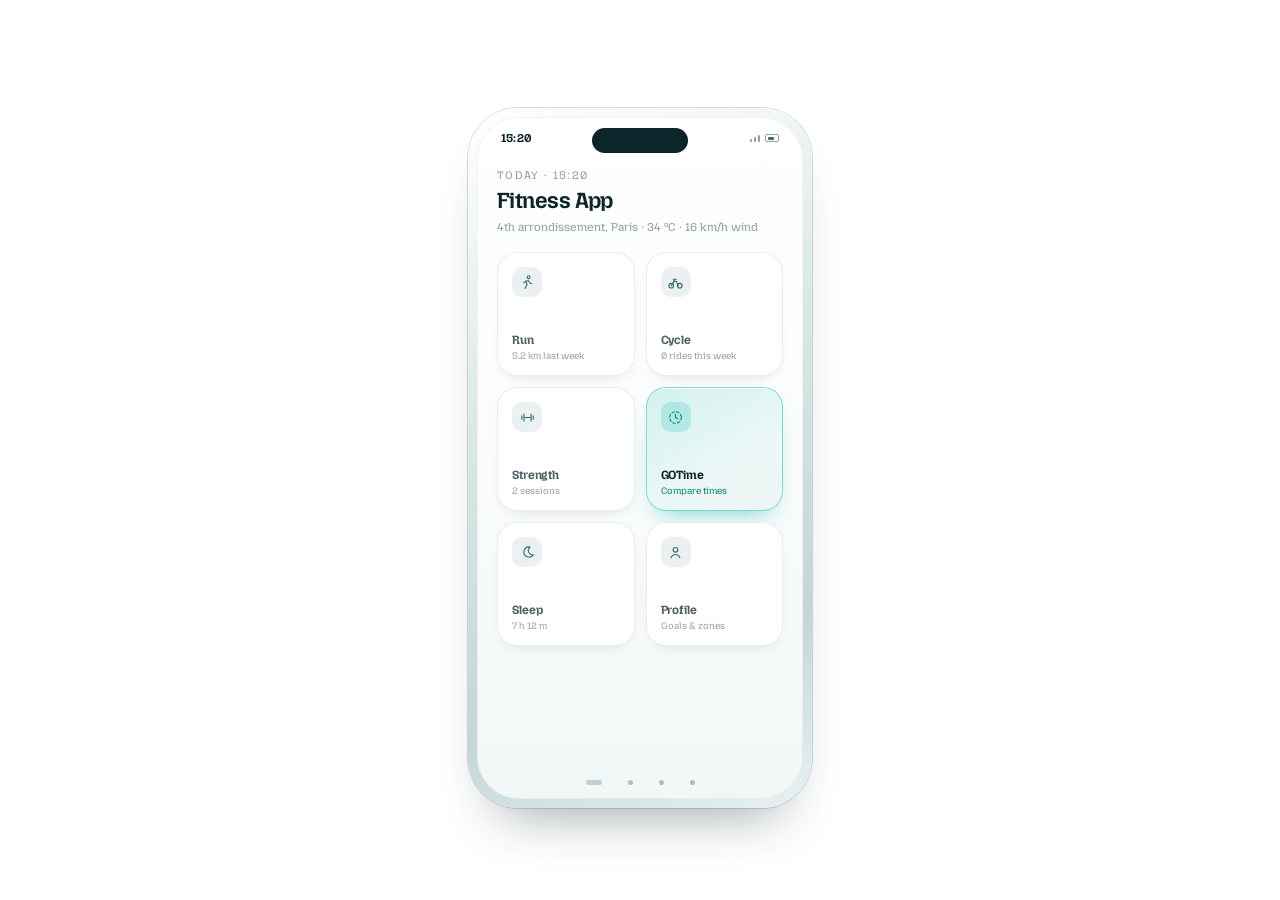
<file: demo/phone.html>
<!doctype html><html lang="en"><head><meta charset="utf-8"><meta name="viewport" content="width=device-width,initial-scale=1"><meta name="robots" content="noindex"><title>GOTime phone example</title><style>
:root{
  --bg:#E9F0F0;
  --ink:#0C242A;
  --ink-2:rgba(12,36,42,.66);
  --ink-3:rgba(12,36,42,.44);
  --page-line:rgba(12,36,42,.10);
  --surf:#14363D;
  --brand:#386D74;
  --accent:#2EC4B6;
  --caution:#E8B84A;
  --warn:#E8943A;
  --danger:#E87068;
  /* on-screen (phone) tokens — light app theme */
  --text:#0C242A;
  --muted:rgba(12,36,42,.62);
  --dim:rgba(12,36,42,.44);
  --line:rgba(12,36,42,.09);
  --ease:cubic-bezier(.22,.8,.24,1);
}
*{box-sizing:border-box}
html,body{min-height:100%}
body{
  margin:0;background:var(--bg);color:var(--ink);
  font-family:"Mozilla Headline",Arial,sans-serif;
  -webkit-font-smoothing:antialiased;overflow-x:hidden;
}
.bg{position:fixed;inset:0;pointer-events:none;z-index:0}
.bg::before,.bg::after{content:"";position:absolute;border-radius:50%;filter:blur(90px)}
.bg::before{width:760px;height:760px;left:-240px;top:-280px;background:radial-gradient(circle,rgba(56,109,116,.16),transparent 68%)}
.bg::after{width:680px;height:680px;right:-180px;bottom:-260px;background:radial-gradient(circle,rgba(46,196,182,.14),transparent 68%)}

/* ---------- chrome ---------- */
.topbar{
  position:relative;z-index:2;display:flex;align-items:center;justify-content:space-between;
  padding:20px 40px;max-width:1500px;margin:0 auto;
}
.logo{
  height:52px;width:auto;display:block;border-radius:10px;
  box-shadow:0 6px 18px -10px rgba(12,36,42,.45);
  -webkit-user-select:none;user-select:none;
}
.tag{
  font-size:11px;letter-spacing:.14em;text-transform:uppercase;color:var(--ink-3);
  border:1px solid var(--page-line);border-radius:999px;padding:6px 12px;background:rgba(255,255,255,.65);
}

/* ---------- layout ---------- */
.layout{
  position:relative;z-index:2;
  display:grid;grid-template-columns:minmax(260px,380px) 1fr;
  align-items:end;gap:40px;
  padding:0 64px;
  height:calc(100vh - 92px);
  overflow:hidden;
}
.intro{grid-area:1/1;max-width:380px;padding-bottom:56px}
.device{grid-area:1/2;justify-self:end;align-self:end;margin:0 0 -9px 0}

.intro h1{
  margin:0 0 18px;font-size:36px;line-height:1.08;letter-spacing:-.03em;font-weight:700;
}
.intro h1 em{font-style:normal;white-space:nowrap}
.intro h1 em span:nth-child(1){color:#2EC4B6}
.intro h1 em span:nth-child(2){color:#E8B84A}
.lede{margin:0 0 0;font-size:15.5px;line-height:1.6;color:var(--ink-2)}
.lede strong{color:var(--ink);font-weight:700}

/* the integration, shown as it would actually be called */
.api{
  margin:24px 0 0;padding:1px 0 1px 15px;border-left:2px solid rgba(56,109,116,.30);
  font-family:"Mozilla Headline",Arial,sans-serif;
  font-size:10.5px;line-height:1.95;color:var(--ink-2);text-align:left;white-space:nowrap;
}
.api .v{color:#0F7D74;font-weight:700}
.api .d{color:var(--ink-3)}
.api b{font-weight:700}

.note{font-size:11.5px;line-height:1.6;color:var(--ink-3);margin:22px 0 0;max-width:320px}

.chip{
  display:inline-flex;align-items:center;gap:6px;font-size:9.5px;font-weight:700;
  letter-spacing:.10em;text-transform:uppercase;padding:5px 9px;border-radius:999px;
  border:1px solid currentColor;line-height:1;white-space:nowrap;
}
.chip::before{content:"";width:5px;height:5px;border-radius:50%;background:currentColor}
.chip.good{color:#0F7D74;background:rgba(46,196,182,.14)}
.chip.mid{color:#96690B;background:rgba(232,184,74,.20)}
.chip.bad{color:#B8453E;background:rgba(232,112,104,.16)}

.gauge{width:150px;height:150px;display:block;margin:0 auto}
.g-track{fill:none;stroke:rgba(12,36,42,.09);stroke-width:9}
.g-arc{fill:none;stroke-width:9;stroke-linecap:round;transform:rotate(-90deg);transform-origin:80px 80px;
  transition:stroke-dashoffset 1.05s var(--ease)}
.g-num{fill:var(--text);font-size:42px;font-weight:700;text-anchor:middle;letter-spacing:-.03em}
.g-sub{fill:var(--dim);font-size:8.5px;letter-spacing:.18em;text-transform:uppercase;text-anchor:middle}

.hero-delta{display:flex;align-items:flex-end;gap:12px;padding:4px 2px 2px}
.hd-num{font-size:48px;font-weight:700;letter-spacing:-.045em;line-height:.9}
.hd-tail{font-size:11px;color:var(--muted);line-height:1.35;padding-bottom:4px}
.hd-from{font-size:11.5px;color:var(--dim);display:flex;align-items:center;gap:6px;margin-top:10px}
.arrow-r{color:#0F7D74;font-weight:700}

.hero-window{padding:6px 2px 2px}
.hw-time{font-size:34px;font-weight:700;letter-spacing:-.04em;line-height:1;color:#0F7D74}
.hw-meta{font-size:11px;color:var(--muted);margin-top:7px}

.verdict{
  margin:14px 0 0;font-size:12px;line-height:1.6;color:var(--muted);flex:0 0 auto;
}
.verdict strong{color:var(--text);font-weight:700}

.qlist{margin-top:16px;border-top:1px solid var(--line);flex:0 0 auto}
.qrow{
  display:flex;align-items:center;justify-content:space-between;gap:10px;
  padding:11px 0;border-bottom:1px solid var(--line);
}
.qname{font-size:12px;color:var(--muted)}
.qband{font-size:12px;font-weight:700;letter-spacing:-.01em;text-align:right}

.rp-chart{width:100%;height:auto;display:block;margin-top:16px;opacity:.72;flex:0 0 auto}


/* ---------- phone ---------- */
.device{display:flex;flex-direction:column;align-items:center;gap:16px}
.phone-wrap{
  --s:1;
  position:relative;
  width:calc(344px * var(--s));
  height:calc(700px * var(--s));
}
.phone{transform:scale(var(--s));transform-origin:top left}
.phone{
  position:relative;width:344px;height:700px;border-radius:50px;padding:9px;
  background:linear-gradient(158deg,#FFFFFF 0%,#DCE8E8 38%,#C4D6D6 76%,#E8F1F1 100%);
  box-shadow:
    0 34px 54px -30px rgba(12,36,42,.42),
    0 0 0 1px rgba(12,36,42,.16),
    0 0 0 7px rgba(255,255,255,.55);
}
.screen{
  position:relative;width:100%;height:100%;border-radius:42px;overflow:hidden;
  background:linear-gradient(180deg,#FFFFFF 0%,#FAFCFC 52%,#F1F7F7 100%);
  color:var(--text);
  box-shadow:inset 0 0 0 1px rgba(12,36,42,.05);
  isolation:isolate;
}
.island{
  position:absolute;top:11px;left:50%;transform:translateX(-50%);
  width:96px;height:25px;border-radius:14px;background:#0C242A;z-index:20;
}
.statusbar{
  position:relative;z-index:19;display:flex;align-items:center;justify-content:space-between;
  padding:14px 24px 0;font-size:11.5px;font-weight:700;letter-spacing:.02em;
  font-variant-numeric:tabular-nums;
}
.sb-right{display:flex;align-items:center;gap:5px}
.sb-bar{width:14px;height:8px;border-radius:2px;border:1px solid rgba(12,36,42,.42);position:relative}
.sb-bar::after{content:"";position:absolute;inset:1.5px;right:4px;background:var(--brand);border-radius:1px}
.sb-dots{display:flex;gap:2px;align-items:flex-end;height:8px}
.sb-dots i{width:2px;background:rgba(12,36,42,.45);border-radius:1px;display:block}
.sb-dots i:nth-child(1){height:3px}.sb-dots i:nth-child(2){height:5px}.sb-dots i:nth-child(3){height:7px}

.view{
  position:absolute;inset:0;padding:52px 20px 22px;
  display:flex;flex-direction:column;
  opacity:0;visibility:hidden;transform:translateY(12px);
  transition:opacity .3s var(--ease),transform .3s var(--ease),visibility .3s;
}
.view.is-active{opacity:1;visibility:visible;transform:none}

/* home */
.hi{margin-bottom:18px}
.hi-top{font-size:11px;letter-spacing:.12em;text-transform:uppercase;color:var(--dim);margin-bottom:6px}
.hi-big{font-size:22px;font-weight:650;letter-spacing:-.025em;line-height:1.2}
.hi-sub{font-size:11.5px;color:var(--dim);margin-top:6px}
.tiles{display:grid;grid-template-columns:1fr 1fr;gap:11px}
.tile{
  position:relative;height:124px;border-radius:20px;padding:14px;
  background:#FFFFFF;border:1px solid rgba(12,36,42,.08);
  box-shadow:0 6px 16px -12px rgba(12,36,42,.35);
  display:flex;flex-direction:column;justify-content:flex-end;gap:3px;
  cursor:default;transition:transform .2s var(--ease),background .2s;
}
.tile:active{transform:scale(.985)}
.tile-ico{width:30px;height:30px;border-radius:10px;display:grid;place-items:center;margin-bottom:auto;
  background:rgba(56,109,116,.10);color:var(--brand)}
.tile-ico svg{width:17px;height:17px;fill:none;stroke:currentColor;stroke-width:1.6;
  stroke-linecap:round;stroke-linejoin:round}
.tile-lbl{font-size:12px;font-weight:700;letter-spacing:-.01em;color:rgba(12,36,42,.72)}
.tile-sub{font-size:9.5px;color:rgba(12,36,42,.42)}
.tile.gotime{
  background:linear-gradient(152deg,rgba(46,196,182,.20),rgba(46,196,182,.07) 62%,rgba(56,109,116,.05));
  border-color:rgba(46,196,182,.55);cursor:pointer;
  box-shadow:0 12px 26px -14px rgba(46,196,182,.85),inset 0 1px 0 #FFFFFF;
}
.tile.gotime .tile-ico{background:rgba(46,196,182,.24);color:#10857B}
.tile.gotime .tile-lbl{color:var(--ink)}
.tile.gotime .tile-sub{color:#12857B}
.tile.gotime::after{
  content:"";position:absolute;inset:-1px;border-radius:21px;border:1px solid rgba(46,196,182,.6);
  opacity:0;animation:ping 2.6s var(--ease) infinite;
}
@keyframes ping{0%{opacity:.55;transform:scale(1)}70%,100%{opacity:0;transform:scale(1.045)}}
.phone.attract .tile.gotime{animation:breathe 1.8s ease-in-out infinite}
@keyframes breathe{0%,100%{box-shadow:0 12px 26px -16px rgba(46,196,182,.7)}50%{box-shadow:0 16px 34px -10px rgba(46,196,182,1)}}

.tap-hint{
  position:absolute;left:50%;bottom:96px;transform:translate(-50%,8px);
  background:#0C242A;border:1px solid #0C242A;color:var(--accent);
  font-size:11px;font-weight:700;padding:7px 13px;border-radius:999px;white-space:nowrap;
  box-shadow:0 10px 22px -12px rgba(12,36,42,.85);
  opacity:0;transition:opacity .3s,transform .3s;pointer-events:none;z-index:15;
}
.phone.attract .tap-hint{opacity:1;transform:translate(-50%,0)}
.homenav{position:absolute;left:0;right:0;bottom:14px;display:flex;justify-content:center;gap:26px;opacity:.28}
.homenav i{width:5px;height:5px;border-radius:50%;background:var(--ink);display:block}
.homenav i:first-child{background:var(--brand);opacity:1;width:16px;border-radius:99px;}

/* prompt */
.vhead{display:flex;align-items:center;gap:12px;margin-bottom:26px}
.back{
  width:32px;height:32px;border-radius:50%;border:1px solid var(--line);background:#FFFFFF;
  color:var(--muted);display:grid;place-items:center;cursor:pointer;font-size:15px;line-height:1;
  transition:background .2s,color .2s;padding:0;box-shadow:0 2px 8px -6px rgba(12,36,42,.4);
}
.back:hover{background:rgba(56,109,116,.08);color:var(--ink)}
.vtitle{font-size:15px;font-weight:700;letter-spacing:-.01em}
.prompt-q{font-size:21px;font-weight:700;letter-spacing:-.022em;line-height:1.28;margin:0 0 10px}
.prompt-sub{font-size:11.5px;color:var(--dim);margin:0 0 22px;line-height:1.5}
.opts{display:flex;flex-direction:column;gap:10px}
.opt{
  display:flex;align-items:center;gap:13px;width:100%;text-align:left;cursor:pointer;
  padding:15px 16px;border-radius:17px;border:1px solid rgba(12,36,42,.09);
  background:#FFFFFF;color:var(--text);font:inherit;
  box-shadow:0 4px 14px -12px rgba(12,36,42,.5);
  transition:border-color .2s,background .2s,transform .15s var(--ease);
}
.opt:hover{border-color:rgba(46,196,182,.55);background:rgba(46,196,182,.05)}
.opt:active{transform:scale(.985)}
.opt-k{
  width:24px;height:24px;border-radius:8px;display:grid;place-items:center;flex:0 0 auto;
  font-size:10px;font-weight:700;color:#12857B;background:rgba(46,196,182,.16);
}
.opt-body{display:flex;flex-direction:column;gap:2px;flex:1}
.opt-main{font-size:13.5px;font-weight:700;letter-spacing:-.01em}
.opt-sub{font-size:10.5px;color:var(--dim);font-variant-numeric:tabular-nums}
.opt-go{color:var(--dim);font-size:14px}

/* thinking — an arrow piercing three data layers */
.think{align-items:center;justify-content:center;gap:0}
.pierce-head{width:284px;margin-bottom:18px;text-align:center}
.ph-place{
  display:inline-block;font-size:18px;font-weight:700;letter-spacing:-.02em;line-height:1.15;color:var(--ink);white-space:nowrap;
}
.pierce{
  position:relative;width:284px;height:172px;margin-bottom:28px;
  display:flex;justify-content:space-between;
}
.pane{
  position:relative;width:72px;height:172px;border-radius:13px;
  border:1px solid rgba(46,196,182,.26);
  background:
    repeating-linear-gradient(180deg,rgba(46,196,182,.12) 0 1px,rgba(46,196,182,0) 1px 13px),
    linear-gradient(180deg,rgba(46,196,182,.06),rgba(46,196,182,.015));
  display:flex;flex-direction:column;align-items:center;justify-content:space-between;
  padding:11px 4px;overflow:hidden;
  transition:background .35s var(--ease),border-color .35s var(--ease),transform .35s var(--ease),box-shadow .35s var(--ease);
}
.pane-name{
  position:relative;z-index:1;
  font-size:9px;letter-spacing:.10em;text-transform:uppercase;font-weight:700;
  color:rgba(12,36,42,.40);transition:color .35s;
}
.pane-val{
  position:relative;z-index:1;
  font-size:12px;font-weight:700;letter-spacing:-.01em;line-height:1.2;text-align:center;
  color:rgba(12,36,42,.20);transition:color .35s;
}
/* the band colour spreads from the centre of the whole row outwards */
.pane .wash{
  position:absolute;inset:-12px;background:var(--bandc,#E8B84A);filter:blur(6px);
  clip-path:circle(0px at var(--gx) 98px);opacity:0;z-index:0;pointer-events:none;
  transition:opacity .28s linear;
}
.pane:nth-child(1) .wash{--gx:154px}
.pane:nth-child(2) .wash{--gx:48px}
.pane:nth-child(3) .wash{--gx:-58px}
.pane.wash{border-color:var(--bandb,#A87A10);box-shadow:0 12px 28px -14px var(--bandb,#A87A10)}
.pane.wash .wash{opacity:1;animation:washSpread var(--washms,900ms) cubic-bezier(.28,.34,.38,1) forwards}
@keyframes washSpread{
  from{clip-path:circle(0px at var(--gx) 98px)}
  to{clip-path:circle(168px at var(--gx) 98px)}
}
.pane.wash .pane-name{color:rgba(12,36,42,.60)}
.pane.wash .pane-val{color:var(--ink)}
.pane.hit{
  border-color:#2EC4B6;border-width:1.5px;
  background:
    repeating-linear-gradient(180deg,rgba(46,196,182,.30) 0 1px,rgba(46,196,182,0) 1px 13px),
    linear-gradient(180deg,rgba(46,196,182,.34),rgba(46,196,182,.10));
  box-shadow:0 12px 28px -14px rgba(46,196,182,1);
  transform:translateY(-3px);
}
.pane.hit .pane-name{color:#0B6E66}
.pane.hit .pane-val{color:var(--ink)}
.pane.hit::after{
  content:"";position:absolute;left:50%;top:50%;width:14px;height:14px;border-radius:50%;
  border:2px solid rgba(15,125,116,.75);transform:translate(-50%,-50%);
  animation:ripple .75s var(--ease) forwards;
}
@keyframes ripple{to{width:150px;height:150px;opacity:0;border-width:0}}

.arrow{
  position:absolute;top:50%;left:-134px;width:64px;height:4px;margin-top:-2px;z-index:4;
  background:linear-gradient(90deg,rgba(46,196,182,0),rgba(46,196,182,.9) 55%,#0F7D74);
  border-radius:4px;
  filter:drop-shadow(0 0 9px rgba(46,196,182,1));
}
.arrow::after{
  content:"";position:absolute;right:-13px;top:-6px;width:0;height:0;
  border-left:15px solid #0F7D74;
  border-top:8px solid transparent;border-bottom:8px solid transparent;
}
.think-cap{font-size:13px;font-weight:700;letter-spacing:-.01em;min-height:20px;text-align:center;
  transition:opacity .18s}
.progress{position:absolute;left:20px;right:20px;bottom:52px;height:2px;border-radius:99px;background:rgba(12,36,42,.10);overflow:hidden}
.progress i{display:block;height:100%;width:0;border-radius:99px;
  background:linear-gradient(90deg,var(--brand),var(--accent));transition:width 2s linear}
.thinking .progress i{width:100%}

/* result (phone only) */
.res{padding:46px 18px 16px;overflow-y:auto;scrollbar-width:none}
.res::-webkit-scrollbar{display:none}
.res-top{display:flex;align-items:flex-start;justify-content:space-between;margin-bottom:6px;flex:0 0 auto}
.res-head{text-align:center;flex:0 0 auto}
.res-place{display:inline-block;font-size:19px;font-weight:700;letter-spacing:-.025em;line-height:1.1;color:var(--ink);white-space:nowrap}
.res-meta{
  display:flex;align-items:center;justify-content:center;gap:6px;margin-top:5px;
  font-size:9px;letter-spacing:.12em;text-transform:uppercase;font-weight:700;
  color:rgba(12,36,42,.50);
}
.res-meta i{width:6px;height:6px;border-radius:50%;display:block;flex:0 0 auto}
.res-body{flex:1;display:flex;flex-direction:column;justify-content:center;min-height:0;padding:8px 0}
.rp-note{
  margin-top:4px;padding-top:0;font-size:9px;letter-spacing:.02em;text-align:center;
  color:rgba(12,36,42,.40);
}
.rp-actions{margin-top:14px;padding-top:0;display:flex;flex-direction:column;gap:7px;flex:0 0 auto}
.btn{
  width:100%;padding:11px;border-radius:14px;font:inherit;font-size:12px;font-weight:700;
  cursor:pointer;transition:background .2s,border-color .2s,transform .15s var(--ease);
  background:#FFFFFF;border:1px solid rgba(12,36,42,.14);color:var(--text);
  box-shadow:0 4px 14px -12px rgba(12,36,42,.5);
}
.btn:hover{background:rgba(56,109,116,.06)}
.btn:active{transform:scale(.985)}
.btn.primary{background:rgba(46,196,182,.14);border-color:rgba(46,196,182,.55);color:#0F7D74}
.btn.primary:hover{background:rgba(46,196,182,.22)}

/* toast */
.toast{
  position:absolute;left:50%;bottom:78px;transform:translate(-50%,10px);
  background:#0C242A;border-radius:12px;padding:9px 14px;
  font-size:10.5px;color:#F5F8F8;white-space:nowrap;z-index:30;
  box-shadow:0 12px 24px -14px rgba(12,36,42,.9);
  opacity:0;pointer-events:none;transition:opacity .25s,transform .25s;
}
.toast.on{opacity:1;transform:translate(-50%,0)}

/* tune overlay */
.tune{
  position:fixed;left:8px;bottom:8px;z-index:999;max-height:64vh;overflow:auto;
  background:rgba(4,16,18,.88);border:1px solid var(--line);border-radius:10px;
  padding:9px 12px;font:10px/1.5 "Mozilla Headline",Arial,sans-serif;color:#9fe6dd;
}
.tune h4{margin:0 0 6px;font-size:10px;color:var(--dim);letter-spacing:.1em;text-transform:uppercase;font-weight:600}

@media (max-width:1000px){
  .layout{grid-template-columns:1fr;justify-items:center;align-items:center;gap:26px;
    height:auto;overflow:visible;padding:8px 20px 30px}
  .intro{grid-area:auto;max-width:520px;padding-bottom:0;text-align:center}
  .device{grid-area:auto;justify-self:center;margin:0}
  .phone-wrap{--s:1}
  .intro h1{font-size:32px}
  .api{display:inline-block;margin-top:20px}
  .note{margin:18px auto 0}
}
@media (max-width:520px){
  .topbar{padding:16px 20px}
  .logo{height:44px}
  .layout{padding:8px 16px 28px}
  .phone-wrap{--s:1;width:306px;height:624px}
  .phone{width:306px;height:624px;border-radius:44px}
  .screen{border-radius:36px}
  .view{padding:46px 15px 16px}
  .res{padding:42px 15px 14px}
  .tile{height:92px;padding:11px;border-radius:17px}
  .gauge{width:112px;height:112px}
}
@media (prefers-reduced-motion:reduce){
  *{animation-duration:.001ms !important;animation-iteration-count:1 !important;transition-duration:.12s !important}
  .pane.hit::after{animation:none;opacity:0}
}

@font-face{font-family:"Mozilla Headline";src:url("../assets/fonts/mozilla-headline-variable.ttf") format("truetype");font-weight:200 700;font-display:swap}
html,body{height:100%;background:transparent;overflow:hidden;font-family:"Mozilla Headline",Arial,sans-serif}
button{font-family:inherit}
.demo-embed{min-height:100%;display:flex;align-items:flex-start;justify-content:center;padding:40px 4px 24px}
.device{margin:0;align-self:center;justify-self:center}
.phone-wrap{--s:1;width:calc(344px * var(--s));height:calc(700px * var(--s))}
button.tile{font:inherit;text-align:left;color:inherit;border:1px solid rgba(12,36,42,.08);cursor:pointer}
button.tile:focus-visible{outline:3px solid #176a70;outline-offset:2px}
@media(max-width:520px){.phone{width:344px;height:700px;border-radius:50px}.screen{border-radius:42px}.view{padding:52px 20px 22px}.res{padding:46px 18px 16px}.tile{height:106px}.gauge{width:150px;height:150px}}
@media(max-width:340px){.phone-wrap{--s:.86}}
@media(max-width:300px){.phone-wrap{--s:.78}}
.res-body{justify-content:flex-start;padding:14px 0 4px;gap:0}
.result-answer{font-size:22px;line-height:1.14;letter-spacing:-.035em;margin:11px 0 17px;color:var(--text)}
.compare-pair{display:grid;grid-template-columns:1fr 1.2fr;gap:8px}
.compare-pair>div{min-width:0;padding:12px 10px 13px;border-top:3px solid #a6b6b1;background:#f2f5f3}
.compare-pair .compare-later{border-top-color:#238278;background:#e6f1ec}
.compare-pair span{display:block;margin-bottom:8px;font-size:10px;color:var(--muted)}
.compare-pair strong{display:block;font-size:18px;line-height:1.1;letter-spacing:-.045em;white-space:nowrap}
.compare-later strong{font-size:17px;color:#17665e}
.verdict{margin:16px 0 12px;font-size:11.5px;line-height:1.48}
.condition-list{border-top:1px solid var(--line)}
.condition-row{display:flex;justify-content:space-between;gap:8px;padding:9px 0;border-bottom:1px solid var(--line);font-size:10.5px}
.condition-row span:last-child{font-weight:700;text-align:right}
.condition-row b{color:#238278;padding-inline:3px}
.rp-actions{margin-top:auto;padding-top:10px}
</style></head><body><main class="demo-embed" aria-label="Interactive GOTime phone example"><div class="device">
    <div class="phone-wrap">
    <div class="phone" id="phone">
      <div class="screen">
        <div class="island"></div>
        <div class="statusbar">
          <span id="sbTime">15:20</span>
          <span class="sb-right">
            <span class="sb-dots"><i></i><i></i><i></i></span>
            <span class="sb-bar"></span>
          </span>
        </div>

        <!-- HOME -->
        <div class="view is-active" data-view="home">
          <div class="hi">
            <div class="hi-top" id="homeDay">Today</div>
            <div class="hi-big">Fitness App</div>
            <div class="hi-sub" id="homeSub">User location · 34 °C · 16 km/h wind</div>
          </div>
          <div class="tiles" id="tiles">
            <div class="tile" data-mock="Run">
              <div class="tile-ico"><svg viewBox="0 0 24 24"><circle cx="13.5" cy="4.5" r="2"/><path d="M8.5 20.5l3-6-2.2-3.6 3.6-1.8 2.4 3.6 2.7 1"/><path d="M9.9 9.9L6.5 12.6"/></svg></div>
              <div class="tile-lbl">Run</div>
              <div class="tile-sub">5.2 km last week</div>
            </div>
            <div class="tile" data-mock="Cycle">
              <div class="tile-ico"><svg viewBox="0 0 24 24"><circle cx="6" cy="16.5" r="3.2"/><circle cx="18" cy="16.5" r="3.2"/><path d="M6 16.5l4-6h3.2l2.8 6"/><path d="M10.4 10.5L9.2 7.4h4"/></svg></div>
              <div class="tile-lbl">Cycle</div>
              <div class="tile-sub">0 rides this week</div>
            </div>
            <div class="tile" data-mock="Strength">
              <div class="tile-ico"><svg viewBox="0 0 24 24"><path d="M4 9.5v5M7 7v10M17 7v10M20 9.5v5M7 12h10"/></svg></div>
              <div class="tile-lbl">Strength</div>
              <div class="tile-sub">2 sessions</div>
            </div>
            <button type="button" class="tile gotime" id="gotimeTile" aria-label="Open GOTime">
              <div class="tile-ico"><svg viewBox="0 0 24 24"><circle cx="12" cy="12" r="8.2" stroke-dasharray="3.4 3.1"/><path d="M12 7.6V12l3 1.9"/></svg></div>
              <div class="tile-lbl">GOTime</div>
              <div class="tile-sub">Compare times</div>
            </button>
            <div class="tile" data-mock="Sleep">
              <div class="tile-ico"><svg viewBox="0 0 24 24"><path d="M15.5 4.2a7.2 7.2 0 104.6 11.1A6.3 6.3 0 0115.5 4.2z"/></svg></div>
              <div class="tile-lbl">Sleep</div>
              <div class="tile-sub">7 h 12 m</div>
            </div>
            <div class="tile" data-mock="Profile">
              <div class="tile-ico"><svg viewBox="0 0 24 24"><circle cx="12" cy="8.2" r="3.3"/><path d="M5.8 19.4c.9-3 3.2-4.6 6.2-4.6s5.3 1.6 6.2 4.6"/></svg></div>
              <div class="tile-lbl">Profile</div>
              <div class="tile-sub">Goals &amp; zones</div>
            </div>
          </div>
          <div class="tap-hint">Tap GOTime</div>
          <div class="homenav"><i></i><i></i><i></i><i></i></div>
        </div>

        <!-- PROMPT -->
        <div class="view" data-view="prompt">
          <div class="vhead">
            <button class="back" id="promptBack" aria-label="Back">‹</button>
            <div class="vtitle">GOTime</div>
          </div>
          <h2 class="prompt-q">When do you want<br>to go for a run?</h2>
          <p class="prompt-sub" id="promptSub">45 min · moderate pace · Paris, France</p>
          <div class="opts" id="opts">
            <button class="opt" data-slot="now">
              <span class="opt-k">1</span>
              <span class="opt-body">
                <span class="opt-main">Now</span>
                <span class="opt-sub" id="optNowSub">Right now</span>
              </span>
              <span class="opt-go">›</span>
            </button>
            <button class="opt" data-slot="soon">
              <span class="opt-k">2</span>
              <span class="opt-body">
                <span class="opt-main">In the next 2 hours</span>
                <span class="opt-sub" id="optSoonSub">Is it worth waiting?</span>
              </span>
              <span class="opt-go">›</span>
            </button>
            <button class="opt" data-slot="later">
              <span class="opt-k">3</span>
              <span class="opt-body">
                <span class="opt-main">Sometime in 2–6 hours</span>
                <span class="opt-sub" id="optLaterSub">Find my window</span>
              </span>
              <span class="opt-go">›</span>
            </button>
          </div>
        </div>

        <!-- THINKING -->
        <div class="view think" data-view="thinking" id="thinkView">
          <div class="pierce-head">
            <div class="ph-place" id="locPlace">Paris, France</div>
          </div>
          <div class="pierce">
            <div class="pane" data-layer="heat">
              <i class="wash"></i>
              <span class="pane-name">Heat</span>
              <span class="pane-val">—</span>
            </div>
            <div class="pane" data-layer="air">
              <i class="wash"></i>
              <span class="pane-name">Air</span>
              <span class="pane-val">—</span>
            </div>
            <div class="pane" data-layer="wind">
              <i class="wash"></i>
              <span class="pane-name">Wind</span>
              <span class="pane-val">—</span>
            </div>
            <div class="arrow" id="pierceArrow"></div>
          </div>
          <div class="think-cap" id="thinkCap">Comparing conditions…</div>
          <div class="progress"><i id="progressBar"></i></div>
        </div>

        <!-- RESULT -->
        <div class="view res" data-view="result" id="resView"></div>

        <div class="toast" id="toast"></div>
      </div>
    </div>
    </div>
  </div></main><script>
(function(){
'use strict';

var Q = new URLSearchParams(location.search);
var FAST = Q.has('fast');
var TUNE = Q.has('tune');
var THINK_MS = FAST ? 280 : 2000;

/* ============================================================
   1. helpers
   ============================================================ */
function clamp(v,a,b){ return Math.min(b,Math.max(a,v)); }
function pad(n){ return n<10 ? '0'+n : ''+n; }
function fmtTime(min){
  min = Math.round(min);
  var h = Math.floor(min/60)%24, m = min%60;
  return pad(h)+':'+pad(m);
}
function fmtNum(v,d){ return v.toFixed(d===undefined?1:d); }

// shrink a heading until it fits its container, so any place name stays on one line
function fitText(el, maxPx, minPx){
  if (!el) return;
  var max = maxPx || 19, min = minPx || 11.5, size = max;
  var box = el.parentElement || el;
  el.style.fontSize = size+'px';
  while (size > min && el.scrollWidth > box.clientWidth - 8){
    size -= 0.5;
    el.style.fontSize = size+'px';
  }
}
function num(v){ return String(Math.round(v)); }

// blend a hex colour toward white — used for the panel washes
function tint(hex, a){
  var r = parseInt(hex.substr(1,2),16), g = parseInt(hex.substr(3,2),16), b = parseInt(hex.substr(5,2),16);
  function m(v){ return Math.round(v*a + 255*(1-a)); }
  return 'rgb('+m(r)+','+m(g)+','+m(b)+')';
}

/* ============================================================
   2. scenario  (single source of truth for every number on screen)
   ============================================================ */
var SCENARIO = {
  nowMinutes: 15*60+20,        // frozen "now" = 15:20
  place: '4th arrondissement, Paris',
  durationMin: 45,
  // hourly control points, 06:00 .. 22:00
  temp:[21.6,23.0,25.0,27.0,29.0,30.6,32.0,33.2,33.8,34.0,33.0,30.2,27.0,24.4,22.8,21.8,21.2],
  rh:  [78,75,71,66,60,55,50,46,43,41,42,46,51,57,63,69,74],
  wind:[7,8,9,10,11,12,13,14,15,16,16.5,20,22,23,21,18,15],
  air: [52,58,54,44,38,36,40,46,54,58,56,48,40,33,29,35,40]
};

var START = 6*60, END = 22*60, STEP = 15;
var NPT = SCENARIO.temp.length;

function seriesAt(arr, minutes){
  var h = (minutes - START)/60;
  var i = Math.floor(h);
  i = clamp(i, 0, NPT-2);
  var f = clamp(h - i, 0, 1);
  return arr[i] + (arr[i+1]-arr[i])*f;
}

// Steadman-style apparent temperature: wind genuinely cools a hot afternoon
function apparent(t, rh, windKmh){
  var es = 6.105 * Math.exp(17.27*t/(237.7+t));   // vapour pressure, hPa
  var e  = (rh/100) * es;
  var ws = windKmh/3.6;                            // m/s
  return t + 0.33*e - 0.70*ws - 4.0;
}

function sampleAt(m){
  var temp = seriesAt(SCENARIO.temp, m);
  var rh   = seriesAt(SCENARIO.rh,   m);
  var wind = seriesAt(SCENARIO.wind, m);
  var air  = seriesAt(SCENARIO.air,  m);           // composite air-quality stress, 0 = clean
  var at   = apparent(temp, rh, wind);

  var heatRaw = clamp((at-24)/9, 0, 1);
  var relief  = clamp(wind/28, 0, 1) * 0.12;       // breeze helps when it is hot
  var heatP   = clamp(heatRaw - relief, 0, 1);
  var airP    = clamp((air-18)/62, 0, 1);
  var windP   = clamp((wind-24)/30, 0, 1);         // gusts start to cost you

  var score = Math.round(clamp(100 - (0.50*heatP + 0.35*airP + 0.15*windP)*100, 8, 96));
  return {m:m, temp:temp, rh:rh, wind:wind, air:air, at:at,
          heatRaw:heatRaw, heatP:heatP, airP:airP, windP:windP, score:score};
}

var SAMPLES = [];
for (var mm = START; mm <= END; mm += STEP) SAMPLES.push(sampleAt(mm));
var NOW = sampleAt(SCENARIO.nowMinutes);

/* ============================================================
   3. bands, colours, factor cards
   ============================================================ */
var C = { good:'#0F7D74', mid:'#A87A10', warn:'#B65F16', bad:'#C04740' };

function scoreColor(s){ return s>=70 ? C.good : (s>=45 ? C.mid : C.bad); }
function toneOf(s){ return s>=70 ? 'good' : (s>=45 ? 'mid' : 'bad'); }
function verdictWord(s){ return s>=70 ? 'GO' : (s>=45 ? 'MARGINAL' : 'AVOID'); }
// the screen shows a 0–10 score; everything internal stays 0–100
function fmtScore(s){ return (s/10).toFixed(1); }

function heatFactor(s){
  var raw=s.heatRaw, band, col;
  if(raw < 0.2){ band='Low';        col=C.good; }
  else if(raw < 0.4){ band='Moderate'; col=C.good; }
  else if(raw < 0.6){ band='Elevated'; col=C.mid; }
  else if(raw < 0.82){ band='High'; col=C.warn; }
  else { band='Very high'; col=C.bad; }
  return { name:'Heat', band:band, color:col };
}

function airFactor(s){
  var raw = s.air;                                  // 0 = clean, 100 = severe
  var band, col;
  if(raw < 22){ band='Low';          col=C.good; }
  else if(raw < 40){ band='Moderate'; col=C.good; }
  else if(raw < 54){ band='Elevated'; col=C.mid; }
  else if(raw < 68){ band='High'; col=C.warn; }
  else { band='Very high'; col=C.bad; }
  return { name:'Air pollution', band:band, color:col };
}

function windFactor(s){
  var w=s.wind, band, col;
  if(w <= 12){ band='Light';            col=C.good; }
  else if(w <= 20){ band='Gentle breeze'; col=C.good; }
  else if(w <= 28){ band='Moderate breeze'; col=C.good; }
  else { band='Gusty';                  col=C.warn; }
  return { name:'Wind', band:band, color:col };
}

function factorsOf(s){ return [heatFactor(s), airFactor(s), windFactor(s)]; }

/* ============================================================
   4. window searches
   ============================================================ */
function bestInRange(from, to){
  var best = null;
  for (var m=from; m<=to; m+=STEP){
    var s = sampleAt(m);
    if (!best || s.score > best.score) best = s;
  }
  return best || sampleAt(to);
}

function bestWindow(from){
  var dur = SCENARIO.durationMin, best = null;
  // snap to the 15-minute grid so every option reports the same window
  from = START + Math.ceil((from-START)/STEP)*STEP;
  for (var m=from; m+dur<=END; m+=STEP){
    var sum=0, n=0;
    for (var t=m; t<=m+dur; t+=STEP){ sum += sampleAt(t).score; n++; }
    var mean = sum/n;
    if (!best || mean > best.mean + 0.01) best = { mean:mean, start:m, end:m+dur };
  }
  if (!best){ best = { mean:sampleAt(from).score, start:from, end:from+dur }; }
  best.score = Math.round(best.mean);
  best.startScore = sampleAt(best.start).score;
  return best;
}

/* ============================================================
   5. answers — one per option
   ============================================================ */
function buildAnswer(slot){
  var current = NOW;
  var bestToday = bestWindow(START);
  var targetStart, targetEnd, targetSample;
  if (slot === 'soon') {
    var soon = bestInRange(SCENARIO.nowMinutes, SCENARIO.nowMinutes + 120);
    targetStart = soon.m;
    targetEnd = soon.m + SCENARIO.durationMin;
    targetSample = sampleAt(soon.m);
  } else if (slot === 'later') {
    var later = bestWindow(SCENARIO.nowMinutes + 120);
    targetStart = later.start;
    targetEnd = later.end;
    targetSample = sampleAt(later.start);
  } else {
    targetStart = bestToday.start;
    targetEnd = bestToday.end;
    targetSample = sampleAt(bestToday.start);
  }
  var improved = targetSample.score > current.score + 5;
  return {
    slot: slot,
    currentTime: fmtTime(SCENARIO.nowMinutes),
    suggestedTime: fmtTime(targetStart) + '–' + fmtTime(targetEnd),
    headline: improved ? 'Another time looks better for this run' : 'The times we compared look similar',
    explanation: 'The comparison reflects the heat and air-quality estimates for this planned run. The individual conditions below show what changed.',
    current: [heatFactor(current), airFactor(current), windFactor(current)],
    suggested: [heatFactor(targetSample), airFactor(targetSample), windFactor(targetSample)]
  };
}

/* ============================================================
   6. rendering
   ============================================================ */
var phone    = document.getElementById('phone');
var resView  = document.getElementById('resView');
var toastEl  = document.getElementById('toast');

var state = { view:'home', slot:null, ans:null };

function setView(name){
  var views = document.querySelectorAll('.view');
  for (var i=0;i<views.length;i++){
    views[i].classList.toggle('is-active', views[i].getAttribute('data-view') === name);
  }
  state.view = name;
  toastEl.classList.remove('on');
  if (name !== 'result') document.body.classList.remove('is-result');
}

/* ---------- gauge (0–10 on screen) ---------- */
function gaugeHTML(score){
  var r = 62, c = 2*Math.PI*r;
  return '<svg class="gauge" viewBox="0 0 160 160" role="img" aria-label="GOTime score '+fmtScore(score)+' out of 10">'
    + '<circle class="g-track" cx="80" cy="80" r="'+r+'"/>'
    + '<circle class="g-arc" id="gArc" cx="80" cy="80" r="'+r+'" stroke="'+scoreColor(score)
    + '" style="stroke-dasharray:'+c.toFixed(1)+';stroke-dashoffset:'+c.toFixed(1)+'"/>'
    + '<text class="g-num" x="80" y="84" id="gNum">0.0</text>'
    + '<text class="g-sub" x="80" y="105">out of 10</text>'
    + '</svg>';
}

function animGauge(score){
  var arc = document.getElementById('gArc');
  var numEl = document.getElementById('gNum');
  if (!arc || !numEl) return;
  var c = 2*Math.PI*62;
  requestAnimationFrame(function(){
    requestAnimationFrame(function(){ arc.style.strokeDashoffset = (c*(1-score/100)).toFixed(1); });
  });
  var t0 = performance.now(), dur = 1050;
  (function step(t){
    var k = clamp((t-t0)/dur,0,1), e = 1-Math.pow(1-k,3);
    numEl.textContent = (score*e/10).toFixed(1);
    if (k<1) requestAnimationFrame(step);
  })(t0);
}

/* ---------- hero variants ---------- */
function heroHTML(ans){
  var h = ans.hero;
  if (h.type === 'gauge') return gaugeHTML(h.score);
  if (h.type === 'delta'){
    var col = h.gain >= 15 ? C.good : (h.gain >= 5 ? C.mid : C.bad);
    var g = (h.gain/10).toFixed(1);
    return '<div class="hero-delta">'
      + '<div class="hd-num" style="color:'+col+'">'+(h.gain>0?'+':'')+g+'</div>'
      + '<div class="hd-tail">points by<br><strong style="color:var(--text)">'+fmtTime(h.target)+'</strong></div>'
      + '</div>'
      + '<div class="hd-from">'+fmtScore(h.from)+' now <span class="arrow-r">→</span> '
      + fmtScore(h.to)+' at '+fmtTime(h.target)+'</div>';
  }
  return '<div class="hero-window">'
    + '<div class="hw-time">'+fmtTime(h.start)+'–'+fmtTime(h.end)+'</div>'
    + '<div class="hw-meta">'+fmtScore(h.score)+'/10 at the start of the window · best of the day</div>'
    + '</div>';
}

/* ---------- qualitative rows ---------- */
function qrowsHTML(list){
  return '<div class="qlist">' + list.map(function(f){
    return '<div class="qrow"><span class="qname">'+f.name+'</span>'
      + '<span class="qband" style="color:'+f.color+'">'+f.band+'</span></div>';
  }).join('') + '</div>';
}

/* ---------- time series (deliberately minimal, shown faded) ---------- */
var CW=290, CH=118, PL=20, PR=6, PT=8, PB=18;
function cxp(m){ return PL + (m-START)/(END-START)*(CW-PL-PR); }
function cyp(s){ return PT + (1-s/100)*(CH-PT-PB); }

function smoothPath(pts){
  if (pts.length < 2) return '';
  var d = 'M '+pts[0][0].toFixed(1)+' '+pts[0][1].toFixed(1);
  for (var i=0;i<pts.length-1;i++){
    var p0 = pts[i-1] || pts[i], p1 = pts[i], p2 = pts[i+1], p3 = pts[i+2] || p2;
    var c1x = p1[0] + (p2[0]-p0[0])/6, c1y = p1[1] + (p2[1]-p0[1])/6;
    var c2x = p2[0] - (p3[0]-p1[0])/6, c2y = p2[1] - (p3[1]-p1[1])/6;
    d += ' C '+c1x.toFixed(1)+' '+c1y.toFixed(1)+', '+c2x.toFixed(1)+' '+c2y.toFixed(1)
       + ', '+p2[0].toFixed(1)+' '+p2[1].toFixed(1);
  }
  return d;
}

function chartMarkup(ans){
  var h = ans.hero, dotM, dotS;
  if (h.type === 'delta'){ dotM = h.target; dotS = h.to; }
  else if (h.type === 'window'){ dotM = h.start; dotS = h.score; }
  else { dotM = SCENARIO.nowMinutes; dotS = h.score; }

  var out = [];
  out.push('<defs>'
    + '<linearGradient id="chArea" x1="0" y1="0" x2="0" y2="1">'
    +   '<stop offset="0%" stop-color="#2EC4B6" stop-opacity=".22"/>'
    +   '<stop offset="100%" stop-color="#2EC4B6" stop-opacity="0"/>'
    + '</linearGradient>'
    + '<linearGradient id="chLine" gradientUnits="userSpaceOnUse" x1="0" y1="'+cyp(100)+'" x2="0" y2="'+cyp(0)+'">'
    +   '<stop offset="0%" stop-color="'+C.good+'"/>'
    +   '<stop offset="29%" stop-color="'+C.good+'"/>'
    +   '<stop offset="33%" stop-color="'+C.mid+'"/>'
    +   '<stop offset="52%" stop-color="'+C.mid+'"/>'
    +   '<stop offset="56%" stop-color="'+C.bad+'"/>'
    +   '<stop offset="100%" stop-color="'+C.bad+'"/>'
    + '</linearGradient>'
    + '</defs>');

  // y axis: 0–10 only
  [100,50,0].forEach(function(v){
    out.push('<text x="'+(PL-5)+'" y="'+(cyp(v)+2.5).toFixed(1)+'" fill="rgba(12,36,42,.55)" '
      + 'font-size="7.5" text-anchor="end">'+(v/10)+'</text>');
  });
  [6,12,18].forEach(function(hh){
    out.push('<text x="'+cxp(hh*60).toFixed(1)+'" y="'+(CH-5)+'" fill="rgba(12,36,42,.55)" '
      + 'font-size="7.5" text-anchor="middle">'+pad(hh)+':00</text>');
  });

  var pts = SAMPLES.map(function(s){ return [cxp(s.m), cyp(s.score)]; });
  var lineD = smoothPath(pts);
  var areaD = lineD + ' L '+pts[pts.length-1][0].toFixed(1)+' '+(CH-PB)
            + ' L '+pts[0][0].toFixed(1)+' '+(CH-PB)+' Z';
  out.push('<path d="'+areaD+'" fill="url(#chArea)"/>');
  out.push('<path d="'+lineD+'" fill="none" stroke="url(#chLine)" stroke-width="2.2" '
    + 'stroke-linecap="round" stroke-linejoin="round"/>');
  out.push('<circle cx="'+cxp(dotM).toFixed(1)+'" cy="'+cyp(dotS).toFixed(1)+'" r="2.8" '
    + 'fill="'+scoreColor(dotS)+'" stroke="#FFFFFF" stroke-width="1.6"/>');
  return out.join('');
}

/* ---------- result screen (lives entirely inside the phone) ---------- */
function renderResult(ans){
  var lines = ans.current.map(function(f, index){
    var next = ans.suggested[index];
    return '<div class="condition-row"><span>'+f.name+'</span><span>'+f.band+' <b aria-hidden="true">→</b> '+next.band+'</span></div>';
  }).join('');
  resView.innerHTML =
      '<div class="res-head"><div class="res-place">'+SCENARIO.place+'</div>'
    + '<div class="res-meta">45-minute run · sample conditions</div></div>'
    + '<div class="res-body">'
    + '<h2 class="result-answer">'+ans.headline+'</h2>'
    + '<div class="compare-pair">'
    + '<div class="compare-now"><span>Now</span><strong>'+ans.currentTime+'</strong></div>'
    + '<div class="compare-later"><span>Another window</span><strong>'+ans.suggestedTime+'</strong></div>'
    + '</div>'
    + '<p class="verdict">'+ans.explanation+'</p>'
    + '<div class="condition-list" aria-label="Conditions now and in the other window">'+lines+'</div>'
    + '</div>'
    + '<div class="rp-actions">'
    + '<button class="btn primary" id="rpAgain">Compare another time</button>'
    + '<button class="btn" id="rpHome">Start over</button>'
    + '</div>';
  fitText(resView.querySelector('.res-place'), 19, 11.5);
  resView.scrollTop = 0;
  document.getElementById('rpAgain').addEventListener('click', backToPrompt);
  document.getElementById('rpHome').addEventListener('click', goHome);
}

/* ============================================================
   7. flow
   ============================================================ */
var thinkTimers = [];
function clearThinking(){
  thinkTimers.forEach(clearTimeout);
  thinkTimers = [];
}
var TOAST_T = null;

function showToast(msg){
  toastEl.textContent = msg;
  toastEl.classList.add('on');
  clearTimeout(TOAST_T);
  TOAST_T = setTimeout(function(){ toastEl.classList.remove('on'); }, 1900);
}

function pick(slot){
  clearThinking();
  document.body.classList.remove('is-result');
  if (state.view !== 'prompt') setView('prompt');
  setView('thinking');
  runThinking(slot, buildAnswer(slot));
}

function runThinking(slot, ans){
  var cap    = document.getElementById('thinkCap');
  var arrow  = document.getElementById('pierceArrow');
  var bar    = document.getElementById('progressBar');
  var pierce = document.querySelector('.pierce');
  var panes  = document.querySelectorAll('.pane');

  // reset layers
  for (var p=0;p<panes.length;p++){
    panes[p].classList.remove('hit');
    panes[p].classList.remove('wash');
    var v = panes[p].querySelector('.pane-val');
    if (v) v.textContent = '—';
  }

  // timeline: arrow sweep → "Personal optimisation" (2 s beat) → pause → band colours wash across
  var K         = THINK_MS / 2000;                       // fast mode scales every beat
  var PO_MS     = Math.round(2000 * K);                  // the caption→result beat is 2 s
  var washAt    = Math.round(THINK_MS * 0.85);           // arrow has cleared the third pane
  var washDelay = Math.round((100 + Math.random()*100) * K);
  var tail      = Math.round(30 * K);
  // the colour fade scales with the beat: it fills the rest of the 2 s and lands just before the result
  var washMs    = Math.max(Math.round(600*K), PO_MS - washDelay - tail);
  var total     = washAt + washDelay + washMs + tail;
  pierce.style.setProperty('--washms', washMs+'ms');

  function setCap(txt){
    cap.style.opacity = '0';
    thinkTimers.push(setTimeout(function(){
      cap.textContent = txt;
      cap.style.opacity = '1';
    }, 70));
  }

  // progress hairline spans the whole sequence
  bar.style.transition = 'none';
  bar.style.width = '0%';
  arrow.style.transition = 'none';
  arrow.style.left = '-134px';

  requestAnimationFrame(function(){
    requestAnimationFrame(function(){
      bar.style.transition = 'width '+total+'ms linear';
      bar.style.width = '100%';
      arrow.style.transition = 'left '+THINK_MS+'ms linear';
      arrow.style.left = '290px';
    });
  });

  // the arrow crosses the three pane centres at 25 / 50 / 75 % of the run
  var f = ans.factors;
  var caps = [
    'Preparing sample comparison…',
    'Reading heat stress…',
    'Reading air quality…',
    'Reading wind…'
  ];
  var seg = THINK_MS/4;

  cap.style.opacity = '1';
  cap.textContent = caps[0];

  caps.forEach(function(txt, idx){
    if (idx === 0) return;
    thinkTimers.push(setTimeout(function(){
      setCap(txt);
      var pane = panes[idx-1];
      if (pane){
        var v = pane.querySelector('.pane-val');
        if (v) v.textContent = f[idx-1].band;
        pane.classList.add('hit');
      }
    }, idx*seg));
  });

  // all three layers pierced: switch the caption, pause briefly, then wash each pane in its own band colour
  thinkTimers.push(setTimeout(function(){ setCap('Comparing conditions'); }, washAt));
  thinkTimers.push(setTimeout(function(){
    for (var g=0; g<panes.length; g++){
      var col = (f[g] && f[g].color) || C.mid;
      panes[g].style.setProperty('--bandc', tint(col, .55));
      panes[g].style.setProperty('--bandb', col);
      panes[g].classList.add('wash');
    }
  }, washAt + washDelay));

  thinkTimers.push(setTimeout(function(){ finishThinking(slot, ans); }, total));
}

function finishThinking(slot, ans){
  state.slot = slot;
  state.ans = ans;
  renderResult(ans);
  setView('result');
}

function backToPrompt(){
  clearThinking();
  setView('prompt');
  kickIdle();
}

function goHome(){
  clearThinking();
  setView('home');
  kickIdle();
}

/* ---------- idle attract ---------- */
var idleTimer = null;
function kickIdle(){
  clearTimeout(idleTimer);
  phone.classList.remove('attract');
  if (state.view === 'home'){
    idleTimer = setTimeout(function(){ phone.classList.add('attract'); }, 22000);
  }
}

/* ============================================================
   8. wiring
   ============================================================ */
document.getElementById('gotimeTile').addEventListener('click', function(){
  phone.classList.remove('attract');
  setView('prompt');
});

var mocks = document.querySelectorAll('.tile[data-mock]');
for (var i=0;i<mocks.length;i++){
  (function(el){
    el.addEventListener('click', function(){
      showToast(el.getAttribute('data-mock') + ' — not part of this demo');
    });
  })(mocks[i]);
}

var opts = document.querySelectorAll('.opt');
for (var j=0;j<opts.length;j++){
  (function(el){
    el.addEventListener('click', function(){ pick(el.getAttribute('data-slot')); });
  })(opts[j]);
}

document.getElementById('promptBack').addEventListener('click', goHome);

phone.addEventListener('pointerdown', function(){
  phone.classList.remove('attract');
  kickIdle();
});

document.addEventListener('keydown', function(e){
  if (e.key === 'Escape'){
    if (state.view === 'result') backToPrompt();
    else if (state.view !== 'home') goHome();
    return;
  }
  if (e.key === 'r' || e.key === 'R'){ goHome(); return; }
  if (state.view === 'prompt' && (e.key === '1' || e.key === '2' || e.key === '3')){
    pick(['now','soon','later'][Number(e.key)-1]);
  }
});

/* ============================================================
   9. boot
   ============================================================ */
(function boot(){
  // Size the device to the iframe so the whole phone remains visible.
  var wrap = document.querySelector('.phone-wrap');
  function sizePhone(){
    var s = Math.min(1, (window.innerWidth - 20) / 344, (window.innerHeight - 64) / 700);
    wrap.style.setProperty('--s', s.toFixed(3));
  }
  sizePhone();
  window.addEventListener('resize', sizePhone);
  document.getElementById('sbTime').textContent = fmtTime(SCENARIO.nowMinutes);
  document.getElementById('homeDay').textContent = 'Today · ' + fmtTime(SCENARIO.nowMinutes);
  document.getElementById('homeSub').textContent =
    SCENARIO.place + ' · ' + Math.round(NOW.temp) + ' °C · ' + Math.round(NOW.wind) + ' km/h wind';
  document.getElementById('locPlace').textContent = SCENARIO.place;
  fitText(document.getElementById('locPlace'), 18, 11);
  document.getElementById('promptSub').textContent = '45 min · moderate pace · ' + SCENARIO.place;

  document.getElementById('optNowSub').textContent =
    fmtTime(SCENARIO.nowMinutes) + ' · conditions right now';
  document.getElementById('optSoonSub').textContent =
    fmtTime(SCENARIO.nowMinutes) + '–' + fmtTime(SCENARIO.nowMinutes+120) + ' · worth waiting?';
  document.getElementById('optLaterSub').textContent =
    fmtTime(SCENARIO.nowMinutes+120) + '–' + fmtTime(SCENARIO.nowMinutes+360) + ' · find my window';

  kickIdle();

  if (TUNE){
    var box = document.createElement('div');
    box.className = 'tune';
    var rows = '<h4>tune · now ' + fmtTime(SCENARIO.nowMinutes) + ' · ' + NOW.score + '/100</h4>';
    SAMPLES.forEach(function(s, idx){
      if (idx % 2) return;
      rows += '<div>'+fmtTime(s.m)+'  T'+fmtNum(s.temp,1)+'  RH'+fmtNum(s.rh,0)
        + '  W'+fmtNum(s.wind,0)+'  AQ'+fmtNum(s.air,0)+'  AT'+fmtNum(s.at,1)
        + '  h'+fmtNum(s.heatP,2)+' a'+fmtNum(s.airP,2)+' w'+fmtNum(s.windP,2)
        + '  <b>'+s.score+'</b></div>';
    });
    box.innerHTML = rows;
    document.body.appendChild(box);
  }
})();

})();
</script></body></html>
</file>
<file: assets/styles.css>
:root {
  color-scheme: light;
  --ink: #18343b;
  --teal: #176a70;
  --muted: #586b6b;
  --aqua: #72cbbd;
  --amber: #c96e4b;
  --paper: #fbf8f2;
  --pale: #f2e9dc;
  --rule: #d9d4ca;
}

* { box-sizing: border-box; }
html { scroll-behavior: smooth; }
body {
  margin: 0;
  background: var(--paper);
  color: var(--ink);
  font-family: "Mozilla Headline", Arial, sans-serif;
  font-size: 18px;
  line-height: 1.55;
  -webkit-font-smoothing: antialiased;
}
button, a { -webkit-tap-highlight-color: transparent; }
button { font: inherit; }
a { color: inherit; }
a:hover { color: var(--teal); }
:focus-visible { outline: 3px solid var(--aqua); outline-offset: 4px; }
img, svg { max-width: 100%; }
svg { display: block; }
::selection { background: #bfeee8; color: var(--ink); }
section[id] { scroll-margin-top: 90px; }
.skip-link { position: fixed; z-index: 40; top: 9px; left: 9px; background: #fff; color: var(--ink); padding: 10px 14px; border: 2px solid var(--teal); transform: translateY(-160%); font-weight: 700; }
.skip-link:focus { transform: translateY(0); }

.container { width: min(100% - 48px, 1180px); margin-inline: auto; }
.site-header { position: sticky; top: 0; z-index: 20; background: rgba(251,252,252,.96); border-bottom: 1px solid var(--rule); backdrop-filter: blur(12px); }
.header-inner { min-height: 84px; display: flex; align-items: center; justify-content: space-between; gap: 30px; }
.brand { color: var(--ink); text-decoration: none; font-size: 23px; font-weight: 800; line-height: 1; letter-spacing: -.045em; white-space: nowrap; }
.brand span { color: var(--teal); }
.header-right { display: flex; align-items: center; gap: 34px; }
.main-nav { display: flex; align-items: center; gap: 30px; }
.main-nav a, .nav-cta { font-size: 14px; font-weight: 700; text-decoration: none; letter-spacing: .015em; }
.main-nav a { padding-block: 12px; color: var(--muted); }
.main-nav a:hover, .main-nav a[aria-current] { color: var(--ink); }
.nav-cta, .button { background: var(--teal); color: #fff; border: 1px solid var(--teal); border-radius: 5px; padding: 13px 18px; line-height: 1.2; display: inline-flex; justify-content: center; align-items: center; gap: 10px; font-size: 15px; font-weight: 700; text-decoration: none; transition: background .18s ease, transform .18s ease; }
.nav-cta:hover, .button:hover { background: #174c57; color: #fff; transform: translateY(-2px); }
.menu-button { display: none; color: var(--ink); border: 1px solid var(--rule); background: transparent; padding: 9px 12px; border-radius: 5px; cursor: pointer; font-size: 15px; font-weight: 700; }

/* Give the product a distinct place in the navigation without competing with Contact. */
.site-header .main-nav a.nav-gotime {
  display: inline-flex;
  align-items: center;
  gap: 9px;
  padding: 9px 14px;
  border: 1px solid #ddb49e;
  border-radius: 4px;
  background: #f5e6da;
  color: #803e2c;
  line-height: 1.25;
  white-space: nowrap;
  transition: background .18s ease, border-color .18s ease;
}
.site-header .main-nav a.nav-gotime:hover,
.site-header .main-nav a.nav-gotime[aria-current="page"] {
  border-color: #b65a3e;
  background: #efd5c4;
  color: #663021;
}
.product-prompt { border-bottom: 1px solid #dacabb; background: #f1e8db; }
.product-prompt-link {
  display: flex;
  align-items: center;
  gap: 13px;
  min-height: 49px;
  color: var(--ink);
  font-size: 14px;
  font-weight: 600;
  line-height: 1.35;
  text-decoration: none;
}
.product-prompt-link:hover { color: var(--teal); }
.product-prompt-label { color: #89462f; font-weight: 700; white-space: nowrap; }
.product-prompt-arrow { margin-left: auto; color: #89462f; font-size: 18px; }
@media (max-width: 760px) {
  .site-header .main-nav a.nav-gotime { justify-content: space-between; margin-bottom: 8px; padding: 13px 14px; }
}
@media (max-width: 520px) {
  .product-prompt-link { flex-wrap: wrap; gap: 1px 8px; padding-block: 8px; font-size: 13px; }
  .product-prompt-label { width: calc(100% - 22px); }
  .product-prompt-arrow { order: 1; align-self: center; margin-left: auto; }
}

.eyebrow { color: var(--teal); font-size: 12px; font-weight: 800; text-transform: uppercase; letter-spacing: .145em; line-height: 1.4; }
.eyebrow::before { content: ""; display: block; width: 38px; height: 4px; margin-bottom: 15px; background: var(--aqua); }
h1, h2, h3, p { margin-top: 0; }
h1, h2, h3 { line-height: 1.12; letter-spacing: -.035em; }
h1 { font-size: clamp(3.2rem, 5vw, 4.25rem); font-weight: 800; }
h2 { font-size: clamp(2.25rem, 3.3vw, 2.75rem); font-weight: 800; }
h3 { font-size: 1.42rem; font-weight: 800; }
p { margin-bottom: 0; }
.lead { font-size: clamp(1.08rem, 1.6vw, 1.23rem); line-height: 1.58; color: var(--muted); }
.body-copy { color: var(--muted); max-width: 760px; }
.small-note { font-size: 14px; line-height: 1.5; color: var(--muted); }
.text-link { font-size: 15px; font-weight: 800; color: var(--teal); text-decoration-thickness: 1px; text-underline-offset: 5px; }
.text-link:hover { color: var(--ink); }
.action-row { display: flex; align-items: center; flex-wrap: wrap; gap: 18px 28px; }
.section { padding-block: clamp(76px, 8vw, 122px); }
.section-tight { padding-block: 72px; }
.section-head { max-width: 820px; margin-bottom: 40px; }
.section-head .eyebrow { margin-bottom: 20px; }
.section-head h2 { margin-bottom: 22px; }
.section-head .lead { max-width: 790px; }

.hero { overflow: hidden; }
.hero-grid { min-height: min(760px, calc(100svh - 84px)); display: grid; grid-template-columns: 1.08fr .92fr; align-items: center; gap: 4%; padding-block: 64px 76px; }
.hero-copy { position: relative; z-index: 1; }
.hero-copy .eyebrow { margin-bottom: 25px; }
.hero-copy h1 { max-width: 720px; margin-bottom: 27px; }
.hero-copy .lead { max-width: 650px; }
.hero-copy .action-row { margin-top: 37px; }
.hero-meta { margin-top: 34px; font-size: 13px; font-weight: 700; color: var(--muted); letter-spacing: .025em; }
.hero-visual { align-self: stretch; display: grid; place-items: center; min-height: 540px; }
.hero-visual svg { width: 100%; height: 100%; min-height: 540px; }
.visual-caption { color: var(--muted); font-size: 11px; text-transform: uppercase; letter-spacing: .18em; }

.decision-grid { display: grid; grid-template-columns: .8fr 1.2fr; gap: 8%; }
.decision-grid .section-head { margin-bottom: 0; }
.question-list { border-top: 1px solid var(--rule); }
.question-row { display: grid; grid-template-columns: 190px 1fr; gap: 20px; padding-block: 25px; border-bottom: 1px solid var(--rule); }
.question-row strong { color: var(--teal); font-size: 16px; }
.question-row p { font-size: 18px; line-height: 1.45; }

.approach { border-top: 1px solid var(--rule); }
.steps { display: grid; grid-template-columns: repeat(4, 1fr); margin-top: 58px; border-top: 1px solid var(--rule); }
.step { position: relative; padding: 32px 28px 0 0; }
.step::before { content: ""; position: absolute; top: -6px; left: 0; width: 11px; height: 11px; border-radius: 50%; background: var(--aqua); }
.step:nth-child(2)::before { background: var(--amber); }
.step:nth-child(3)::before { background: var(--teal); }
.step:last-child::before { background: var(--aqua); }
.step-number { display: block; color: var(--teal); font-size: 31px; font-weight: 800; line-height: 1; margin-bottom: 24px; }
.step h3 { margin-bottom: 10px; font-size: 19px; letter-spacing: -.02em; }
.step p { color: var(--muted); font-size: 16px; max-width: 225px; }
.approach .small-note { margin-top: 48px; max-width: 840px; }

.concept { background: var(--pale); }
.concept-grid { display: grid; grid-template-columns: .8fr 1.2fr; align-items: center; gap: 9%; }
.concept-copy .eyebrow { margin-bottom: 22px; }
.concept-copy h2 { margin-bottom: 23px; }
.concept-copy .body-copy { margin-bottom: 30px; }
.concept-preview { background: #fff; border: 1px solid var(--rule); box-shadow: 0 20px 65px rgba(16,38,46,.07); }
.preview-head { display: flex; justify-content: space-between; gap: 16px; align-items: baseline; padding: 22px 28px; border-bottom: 1px solid var(--rule); }
.preview-head strong { color: var(--ink); font-size: 19px; letter-spacing: -.02em; }
.preview-head span { color: var(--muted); font-size: 12px; font-weight: 700; text-transform: uppercase; letter-spacing: .11em; }
.preview-tabs { display: flex; overflow-x: auto; border-bottom: 1px solid var(--rule); }
.preview-tabs button { flex: 1; min-width: max-content; padding: 18px 12px; border: 0; border-bottom: 3px solid transparent; background: transparent; color: var(--muted); font-size: 14px; font-weight: 800; cursor: pointer; }
.preview-tabs button:hover { color: var(--ink); background: #f8fbfb; }
.preview-tabs button[aria-selected="true"] { border-bottom-color: var(--aqua); color: var(--ink); }
.preview-panel { padding: 31px 31px 29px; min-height: 268px; }
.preview-panel[hidden] { display: none; }
.preview-context { color: var(--teal); font-size: 12px; font-weight: 800; text-transform: uppercase; letter-spacing: .12em; }
.preview-panel blockquote { margin: 19px 0 27px; max-width: 570px; font-size: clamp(1.35rem, 1.9vw, 1.75rem); line-height: 1.34; letter-spacing: -.02em; font-weight: 700; }
.preview-disclaimer { padding: 14px 28px; color: var(--muted); background: #f7fafa; border-top: 1px solid var(--rule); font-size: 13px; font-weight: 700; }

.application-list { border-top: 1px solid var(--rule); }
.application-row { display: grid; grid-template-columns: 90px 290px 1fr; gap: 30px; align-items: start; padding: 30px 0; border-bottom: 1px solid var(--rule); }
.application-row .index { color: var(--teal); font-size: 20px; font-weight: 800; }
.application-row h3 { margin: 0; font-size: 22px; }
.application-row p { max-width: 650px; color: var(--muted); font-size: 17px; }
.applications-preview .text-link { display: inline-block; margin-top: 33px; }

.science-band { background: var(--teal); color: #fff; overflow: hidden; }
.science-band-grid { display: grid; grid-template-columns: minmax(0, 1.3fr) minmax(230px, .7fr); gap: 12%; align-items: center; }
.science-band .eyebrow { color: #a4e7e1; }
.science-band .eyebrow::before { background: var(--amber); }
.science-band h2 { max-width: 790px; margin-bottom: 25px; }
.science-band p { max-width: 720px; color: #e0eff0; }
.science-band .text-link { color: #fff; display: inline-block; margin-top: 32px; }
.science-band .text-link:hover { color: #b7f0e9; }
.science-motif { opacity: .85; width: 100%; height: auto; }

.team-grid { display: grid; grid-template-columns: .85fr 1.15fr; gap: 9%; }
.team-grid .section-head { margin: 0; }
.team-names { display: grid; grid-template-columns: repeat(2, minmax(0, 1fr)); border-top: 1px solid var(--rule); }
.team-names span { padding: 23px 8px 23px 0; border-bottom: 1px solid var(--rule); font-size: 24px; font-weight: 700; letter-spacing: -.025em; }

.contact-section { background: var(--pale); }
.contact-grid { display: grid; grid-template-columns: 1.15fr .85fr; gap: 10%; align-items: center; }
.contact-grid .eyebrow { margin-bottom: 22px; }
.contact-grid h2 { max-width: 620px; margin-bottom: 23px; }
.contact-grid .body-copy { margin-bottom: 28px; }
.contact-aside { border-top: 1px solid var(--rule); padding-top: 24px; }
.contact-aside p { font-size: 14px; color: var(--muted); max-width: 340px; }
.contact-aside strong { display: block; color: var(--ink); font-size: 16px; margin-bottom: 6px; }
.contact-email { display: inline-block; margin-top: 22px; font-size: 17px; font-weight: 800; color: var(--teal); text-underline-offset: 5px; overflow-wrap: anywhere; }
.site-footer { padding-block: 35px; background: #ebf2f3; font-size: 14px; }
.footer-grid { display: grid; grid-template-columns: 1.4fr .8fr .7fr; gap: 40px; }
.footer-grid .brand { font-size: 20px; }
.footer-grid p { max-width: 400px; margin-top: 13px; color: var(--muted); }
.footer-links { display: flex; flex-direction: column; align-items: start; gap: 8px; }
.footer-links a { color: var(--teal); text-decoration: none; font-weight: 700; }
.footer-links a:hover { text-decoration: underline; }
.footer-bottom { display: flex; justify-content: space-between; gap: 20px; margin-top: 38px; padding-top: 16px; border-top: 1px solid var(--rule); color: var(--muted); font-size: 12px; }

.subhero { padding-block: 94px 78px; border-bottom: 1px solid var(--rule); }
.subhero .eyebrow { margin-bottom: 23px; }
.subhero h1 { max-width: 880px; margin-bottom: 26px; }
.subhero .lead { max-width: 830px; }
.subhero-side { position: relative; }
.subhero-side::after { content: ""; position: absolute; right: 3%; top: 0; width: clamp(120px, 16vw, 240px); aspect-ratio: 1; border-radius: 50%; background: radial-gradient(circle, rgba(235,175,116,.38), rgba(235,175,116,.04) 66%, transparent 70%); pointer-events: none; }
.detail-list { border-top: 1px solid var(--rule); }
.detail-row { display: grid; grid-template-columns: 70px minmax(230px,.85fr) minmax(0,1.2fr); gap: 30px; padding-block: 42px; border-bottom: 1px solid var(--rule); }
.detail-row .index { color: var(--teal); font-size: 22px; font-weight: 800; }
.detail-row h2 { font-size: 30px; margin-bottom: 8px; }
.detail-row .tag { display: inline-block; color: var(--teal); border: 1px solid var(--rule); font-size: 11px; text-transform: uppercase; letter-spacing: .08em; font-weight: 800; padding: 6px 9px; }
.detail-grid { display: grid; grid-template-columns: 120px 1fr; gap: 14px 20px; margin: 0; font-size: 16px; }
.detail-grid dt { color: var(--teal); font-weight: 800; }
.detail-grid dd { margin: 0; color: var(--muted); }
.detail-note { margin-top: 25px; padding: 20px 0 0; border-top: 1px solid var(--rule); color: var(--muted); }
.end-invite { display: grid; grid-template-columns: 1fr auto; align-items: center; gap: 30px; }
.end-invite h2 { max-width: 800px; margin-bottom: 0; }

.article { max-width: 860px; }
.article-section { display: grid; grid-template-columns: 64px 1fr; gap: 28px; padding-block: 39px; border-bottom: 1px solid var(--rule); }
.article-section:first-child { border-top: 1px solid var(--rule); }
.article-section .index { color: var(--teal); font-size: 20px; font-weight: 800; }
.article-section h2 { font-size: 30px; margin-bottom: 15px; }
.article-section p + p { margin-top: 15px; }
.article-section p, .article-section li { color: var(--muted); }
.article-section ul { padding-left: 22px; margin: 0; }
.article-section li + li { margin-top: 9px; }
.evidence-levels { display: grid; grid-template-columns: repeat(3,1fr); border-top: 1px solid var(--rule); margin-top: 45px; }
.evidence-levels > div { padding: 25px 24px 0 0; border-right: 1px solid var(--rule); }
.evidence-levels > div + div { padding-left: 24px; }
.evidence-levels > div:last-child { border-right: 0; }
.evidence-levels strong { color: var(--teal); display: block; margin-bottom: 11px; }
.evidence-levels p { color: var(--muted); font-size: 15px; }
.reading-list { padding: 0; list-style: none; border-top: 1px solid var(--rule); }
.reading-list li { padding-block: 18px; border-bottom: 1px solid var(--rule); }
.reading-list a { color: var(--teal); font-weight: 700; text-underline-offset: 4px; }
.privacy-copy { max-width: 780px; }
.privacy-copy h2 { font-size: 27px; margin: 40px 0 14px; }
.privacy-copy p { color: var(--muted); }
.privacy-copy p + p { margin-top: 15px; }
.privacy-copy a { color: var(--teal); }

@media (max-width: 1000px) {
  .hero-grid { grid-template-columns: 1fr .8fr; }
  .main-nav { gap: 16px; }
  .header-right { gap: 17px; }
  .question-row { grid-template-columns: 145px 1fr; }
  .application-row { grid-template-columns: 60px 230px 1fr; gap: 20px; }
}
@media (max-width: 760px) {
  .container { width: min(100% - 36px, 1180px); }
  .header-inner { min-height: 70px; }
  .brand { font-size: 21px; }
  .menu-button { display: block; }
  .header-right { display: none; position: absolute; top: 70px; left: 0; right: 0; background: var(--paper); padding: 16px 18px 24px; border-bottom: 1px solid var(--rule); box-shadow: 0 18px 30px rgba(16,38,46,.08); }
  .header-right[data-open="true"] { display: block; }
  .main-nav { flex-direction: column; align-items: stretch; gap: 0; }
  .main-nav a { border-bottom: 1px solid var(--rule); padding: 13px 3px; }
  .header-right .nav-cta { margin-top: 18px; width: 100%; }
  .hero-grid { min-height: 0; grid-template-columns: 1fr; gap: 0; padding-block: 75px 46px; }
  .hero-copy h1 { max-width: 600px; }
  .hero-visual { min-height: 340px; margin-top: 28px; }
  .hero-visual svg { min-height: 0; height: auto; }
  .decision-grid, .concept-grid, .team-grid, .contact-grid, .science-band-grid { grid-template-columns: 1fr; gap: 38px; }
  .decision-grid .section-head { margin-bottom: 0; }
  .steps { grid-template-columns: repeat(2, 1fr); row-gap: 35px; }
  .step:nth-child(3), .step:nth-child(4) { padding-top: 18px; }
  .concept-preview { margin-top: 0; }
  .science-motif { display: none; }
  .application-row { grid-template-columns: 55px 1fr; gap: 8px 18px; }
  .application-row p { grid-column: 2; }
  .footer-grid { grid-template-columns: 1fr 1fr; }
  .footer-grid > div:first-child { grid-column: 1/-1; }
  .detail-row { grid-template-columns: 50px 1fr; gap: 14px 16px; }
  .detail-row .detail-grid, .detail-row .detail-note { grid-column: 2; }
  .end-invite { grid-template-columns: 1fr; }
}
@media (max-width: 520px) {
  body { font-size: 17px; }
  h1 { font-size: clamp(2.85rem, 12vw, 3.8rem); }
  .hero-grid { padding-top: 55px; }
  .hero-meta { font-size: 12px; }
  .section { padding-block: 73px; }
  .section-tight { padding-block: 60px; }
  .question-row { grid-template-columns: 1fr; gap: 6px; padding-block: 21px; }
  .steps { grid-template-columns: 1fr; border-top: 0; margin-top: 33px; row-gap: 0; }
  .step, .step:nth-child(3), .step:nth-child(4) { padding: 20px 0 26px 38px; border-left: 1px solid var(--rule); }
  .step::before { top: 25px; left: -6px; }
  .step-number { margin-bottom: 12px; font-size: 24px; }
  .approach .small-note { margin-top: 25px; }
  .preview-head { padding: 17px 18px; }
  .preview-head span { font-size: 10px; text-align: right; }
  .preview-panel { padding: 25px 18px; min-height: 230px; }
  .preview-tabs button { font-size: 12px; padding-inline: 12px; }
  .preview-disclaimer { padding-inline: 18px; }
  .team-names span { font-size: 20px; }
  .footer-grid { grid-template-columns: 1fr; gap: 26px; }
  .footer-grid > div:first-child { grid-column: auto; }
  .footer-bottom { flex-direction: column; gap: 5px; }
  .subhero { padding-block: 73px 62px; }
  .subhero-side::after { opacity: .45; }
  .detail-row { grid-template-columns: 1fr; }
  .detail-row .detail-grid, .detail-row .detail-note { grid-column: 1; }
  .detail-row h2 { font-size: 26px; }
  .detail-grid { grid-template-columns: 1fr; gap: 2px; }
  .detail-grid dd { margin-bottom: 12px; }
  .article-section { grid-template-columns: 1fr; gap: 12px; }
  .article-section h2 { font-size: 26px; }
  .evidence-levels { grid-template-columns: 1fr; }
  .evidence-levels > div, .evidence-levels > div + div { border-right: 0; border-bottom: 1px solid var(--rule); padding: 20px 0; }
}
@media (prefers-reduced-motion: reduce) {
  html { scroll-behavior: auto; }
  *, *::before, *::after { animation-duration: .01ms !important; transition-duration: .01ms !important; }
}

/* Web-first visual system: contextual scenes, varied pacing, and a useful demo. */
:root { --cream: #f1e4d4; --deep: #18343b; --coral: #b75a3c; --sage: #e5eadf; }
body { font-family: "Mozilla Headline", Arial, sans-serif; }
.site-header { background: rgba(251,252,252,.94); }
.main-nav a[aria-current="page"] { color: var(--teal); }
.eyebrow::before { width: 25px; height: 3px; margin-bottom: 12px; }
h1, h2, h3 { letter-spacing: -.045em; }
.button, .nav-cta { border-radius: 3px; }

.home-hero { background: var(--cream); }
.home-hero .hero-grid { min-height: 690px; grid-template-columns: .95fr 1.05fr; gap: 6%; padding-block: 74px 90px; }
.home-hero .hero-copy h1 { font-size: clamp(3.6rem, 5.5vw, 5.2rem); line-height: 1.02; }
.home-hero .hero-copy .lead { color: #3f5a5f; }
.hero-visual { min-height: 0; }
.place-board { position: relative; width: 100%; aspect-ratio: 1.04; min-height: 480px; overflow: hidden; border-radius: 13px; background: #dce9df; box-shadow: 0 30px 70px rgba(28,62,60,.14); transform: rotate(1deg); }
.board-top, .board-bottom { position: absolute; left: 0; right: 0; z-index: 2; display: flex; align-items: center; justify-content: space-between; gap: 12px; font-size: 11px; line-height: 1.2; font-weight: 800; text-transform: uppercase; letter-spacing: .11em; }
.board-top { top: 0; height: 51px; padding: 0 23px; background: rgba(255,255,255,.92); color: var(--teal); }
.board-top span:last-child { color: var(--muted); font-weight: 600; }
.board-bottom { bottom: 0; padding: 18px 23px; background: var(--deep); color: #d7eeea; }
.board-bottom span { white-space: nowrap; }
.place-map { position: absolute; inset: 51px 0 46px; width: 100%; height: calc(100% - 97px); max-width: none; object-fit: cover; }
.map-label { position: absolute; z-index: 3; display: flex; flex-direction: column; gap: 1px; padding: 10px 13px; background: #fff; color: var(--ink); box-shadow: 0 7px 20px rgba(16,38,46,.16); border-radius: 3px; line-height: 1.2; transform: rotate(-1deg); }
.map-label small { color: var(--muted); font-size: 10px; font-weight: 700; text-transform: uppercase; letter-spacing: .08em; }
.map-label strong { font-size: 14px; }
.map-label-start { top: 41%; left: 9%; }
.map-label-check { top: 39%; right: 4%; }

.decision-section { background: #fff; }
.decision-grid { grid-template-columns: 1.1fr .9fr; gap: 12%; align-items: end; }
.decision-grid .section-head { max-width: 680px; }
.decision-grid .section-head h2 { font-size: clamp(2.6rem, 4.2vw, 4.1rem); margin: 0; }
.decision-grid > .lead { padding-bottom: 6px; }
.question-gallery { display: grid; grid-template-columns: 1.12fr 1fr 1fr; gap: 12px; margin-top: 70px; }
.question-card { position: relative; display: flex; flex-direction: column; min-height: 315px; padding: 27px 29px; overflow: hidden; background: #f0f5f1; }
.question-card:first-child { background: #e7eeea; }
.question-card:nth-child(2) { background: #f8f0e5; }
.question-card:nth-child(3) { background: #eaf0f2; }
.question-index { color: var(--teal); font-size: 11px; text-transform: uppercase; font-weight: 800; letter-spacing: .12em; }
.question-card strong { margin-top: 31px; font-size: 21px; letter-spacing: -.03em; }
.question-card p { position: relative; z-index: 2; max-width: 320px; margin-top: 10px; font-size: 17px; line-height: 1.4; }
.question-graphic { margin-top: auto; height: 60px; position: relative; opacity: .8; }
.graphic-shift { display: flex; align-items: flex-end; gap: 8px; }
.graphic-shift span { width: 27%; height: 16px; background: #6f9c92; }
.graphic-shift span:nth-child(2) { height: 27px; background: #d67858; transform: translateY(-12px); }
.graphic-shift span:nth-child(3) { height: 16px; background: #6f9c92; }
.graphic-route { border-bottom: 2px dashed #7d9e91; transform: skewY(-9deg); }
.graphic-route i { position: absolute; bottom: -7px; width: 12px; height: 12px; border-radius: 50%; background: #2a636e; }
.graphic-route i:nth-child(1) { left: 4%; }.graphic-route i:nth-child(2) { left: 48%; background: #d67858; }.graphic-route i:nth-child(3) { right: 4%; }
.graphic-message span { display: block; height: 19px; width: 74%; margin-top: 12px; background: #aacbd0; border-radius: 4px; }
.graphic-message span:nth-child(2) { margin-left: 25%; width: 62%; background: #6c9f9f; }

.approach { background: var(--cream); border-top: 0; }
.approach .section-head { display: grid; grid-template-columns: .32fr 1fr; gap: 5%; max-width: none; align-items: baseline; margin-bottom: 0; }
.approach .section-head h2 { max-width: 750px; }
.approach .eyebrow::before { display: none; }
.approach .steps { margin-top: 46px; border-top-color: #b7c9c3; }
.approach .step { padding-right: 36px; }
.approach .step-number { color: var(--coral); font-size: 22px; margin-bottom: 32px; }
.approach .step h3 { font-size: 22px; }
.approach .small-note { border-left: 3px solid var(--aqua); padding-left: 18px; }

.concept-stage { background: var(--deep); color: #fff; }
.concept-stage .body-copy { color: #d5e7e5; }
.concept-stage .eyebrow { color: #b0ede3; }
.concept-stage .text-link { color: #fff; }
.concept-stage .text-link:hover { color: #b0ede3; }
.concept-stage .concept-preview { color: var(--ink); border: 0; box-shadow: 0 30px 70px rgba(0,0,0,.16); transform: translateY(12px); }
.concept-stage .preview-panel { min-height: 258px; }
.demo-invite { display: flex; justify-content: space-between; align-items: center; gap: 35px; margin-top: 95px; padding-top: 27px; border-top: 1px solid rgba(255,255,255,.27); }
.demo-invite > div { display: flex; align-items: baseline; flex-wrap: wrap; gap: 8px 20px; }
.demo-invite-kicker { color: #a9e5db; text-transform: uppercase; letter-spacing: .12em; font-size: 11px; font-weight: 800; }
.demo-invite p { color: #e0efed; font-size: 15px; }
.button-light { background: #fff; color: var(--deep); border-color: #fff; white-space: nowrap; }
.button-light:hover { background: #e2f5f1; color: var(--deep); }

.applications-preview { background: #fff; }
.applications-preview .section-head { max-width: 900px; }
.application-gallery { display: grid; grid-template-columns: 1.15fr .85fr; grid-template-rows: repeat(2, minmax(275px, auto)); gap: 18px; }
.application-feature { display: grid; grid-template-columns: 42% 58%; min-height: 276px; overflow: hidden; background: #f5f7f5; }
.application-feature:first-child { grid-row: span 2; display: flex; flex-direction: column; }
.application-feature:first-child .feature-art { flex: 1 1 auto; min-height: 350px; }
.feature-art { position: relative; overflow: hidden; background: #dce9df; min-height: 100%; }
.feature-operations .feature-art { min-height: 270px; }
.feature-activity .feature-art { background: #eee6d7; }
.feature-platform .feature-art { background: #dfecef; }
.feature-copy { padding: 30px; }
.feature-operations .feature-copy { padding: 34px; }
.feature-index { color: var(--teal); font-size: 11px; font-weight: 800; letter-spacing: .12em; text-transform: uppercase; }
.feature-copy h3 { margin: 14px 0 14px; font-size: clamp(1.35rem, 2vw, 1.9rem); line-height: 1.16; }
.feature-copy p { color: #50666a; font-size: 15px; line-height: 1.5; }
.applications-preview .text-link { margin-top: 38px; }
.site-plan { position: absolute; inset: 16% 12%; border: 2px solid rgba(42,99,110,.3); transform: rotate(-8deg); }
.site-building { position: absolute; left: 13%; top: 14%; width: 35%; height: 31%; background: #759d99; box-shadow: 32px 20px 0 #b4cfc1; }
.site-path { position: absolute; left: -10%; top: 65%; width: 122%; border-top: 17px solid #f7f5ef; transform: rotate(-15deg); }
.site-flag { position: absolute; right: 11%; top: 20%; height: 61%; border-left: 3px solid var(--coral); }
.site-flag::after { content: ""; position: absolute; top: -3px; left: 0; border: 13px solid transparent; border-left-color: var(--coral); border-top-color: var(--coral); }
.task { position: absolute; z-index: 2; width: 21%; height: 11%; background: var(--teal); }
.task-one { left: 12%; bottom: 13%; }.task-two { left: 37%; bottom: 13%; background: var(--coral); }.task-three { left: 62%; bottom: 13%; }
.path-visual { position: absolute; inset: 0; }
.path-track { position: absolute; left: -10%; top: 46%; width: 120%; height: 85px; border-top: 17px solid #fffdf7; border-radius: 50%; transform: rotate(-24deg); }
.path-point { position: absolute; width: 19px; height: 19px; border-radius: 50%; border: 5px solid #fff; background: var(--teal); box-shadow: 0 0 0 2px var(--teal); }
.point-one { left: 18%; top: 55%; }.point-two { left: 49%; top: 34%; background: var(--coral); box-shadow: 0 0 0 2px var(--coral); }.point-three { right: 12%; top: 50%; }
.phone-visual { position: absolute; width: 48%; min-width: 130px; max-width: 220px; height: 86%; left: 25%; top: 13%; padding: 21px 15px; border: 8px solid var(--deep); border-bottom-width: 16px; border-radius: 23px 23px 0 0; background: #fff; box-shadow: 19px 18px 0 rgba(42,99,110,.14); }
.phone-line { display: block; width: 78%; height: 7px; margin-bottom: 10px; border-radius: 4px; background: #cbdcdf; }
.phone-line.wide { width: 97%; background: #91c9c2; }.phone-line.short { width: 55%; }.phone-line.medium { width: 62%; }
.phone-context { display: block; height: 29%; margin: 19px 0 15px; background: #e9f2eb; border-left: 4px solid var(--coral); }

.science-band { background: #f2ece3; color: var(--ink); }
.science-band .eyebrow { color: var(--teal); }
.science-band .eyebrow::before { background: var(--coral); }
.science-band p { color: #516769; }
.science-band .text-link { color: var(--teal); }
.science-band .text-link:hover { color: var(--ink); }
.science-band-grid { grid-template-columns: minmax(0, 1.1fr) minmax(320px, .9fr); gap: 13%; }
.evidence-preview { border-top: 2px solid var(--ink); }
.evidence-preview > div { display: grid; grid-template-columns: 110px 1fr; gap: 16px; padding: 26px 0; border-bottom: 1px solid #c3cac4; }
.evidence-preview span { color: var(--teal); font-size: 12px; text-transform: uppercase; letter-spacing: .08em; font-weight: 800; }
.evidence-preview strong { font-size: 18px; line-height: 1.28; font-weight: 650; }
.team-grid { align-items: start; }
.contact-section { background: var(--deep); color: #fff; }
.contact-section .eyebrow, .contact-section .body-copy, .contact-aside p { color: #d5e7e5; }
.contact-section .button { background: #fff; color: var(--deep); border-color: #fff; }
.contact-section .button:hover { background: #e2f5f1; color: var(--deep); }
.contact-aside { border-color: rgba(255,255,255,.3); }
.contact-aside strong, .contact-email { color: #fff; }
.subhero-side::after { display: none; }
.subhero { background: var(--cream); }

@media (max-width: 1050px) {
  .application-gallery { grid-template-columns: 1fr 1fr; }
  .application-feature { display: flex; flex-direction: column; }
  .application-feature .feature-art { min-height: 190px; }
  .application-feature:first-child .feature-art { min-height: 310px; }
}
@media (max-width: 760px) {
  .home-hero .hero-grid { min-height: 0; grid-template-columns: 1fr; padding-block: 60px 70px; }
  .hero-visual { margin-top: 48px; }
  .place-board { min-height: 0; aspect-ratio: 1.13; }
  .decision-grid { grid-template-columns: 1fr; gap: 25px; }
  .question-gallery { margin-top: 43px; grid-template-columns: 1fr; gap: 10px; }
  .question-card { min-height: 215px; }
  .approach .section-head { grid-template-columns: 1fr; gap: 8px; }
  .approach .eyebrow::before { display: block; }
  .concept-grid { grid-template-columns: 1fr; }
  .demo-invite { margin-top: 70px; align-items: flex-start; flex-direction: column; }
  .application-gallery { grid-template-columns: 1fr; grid-template-rows: auto; }
  .application-feature, .application-feature:first-child { grid-row: auto; display: grid; grid-template-columns: 42% 58%; min-height: 240px; }
  .application-feature .feature-art, .application-feature:first-child .feature-art { min-height: 240px; }
  .science-band-grid { grid-template-columns: 1fr; }
}
@media (max-width: 520px) {
  .home-hero .hero-copy h1 { font-size: clamp(3.15rem, 12vw, 4.1rem); }
  .place-board { aspect-ratio: 1.04; }
  .board-top { padding-inline: 11px; font-size: 8px; }
  .board-bottom { padding: 13px 11px; font-size: 8px; }
  .map-label { padding: 6px 8px; }
  .map-label small { font-size: 8px; }
  .map-label strong { font-size: 11px; }
  .map-label-start { left: 4%; }
  .map-label-check { right: 1%; }
  .decision-grid .section-head h2 { font-size: 2.55rem; }
  .question-card { min-height: 220px; padding: 23px; }
  .concept-stage .concept-preview { transform: none; }
  .application-feature, .application-feature:first-child { display: flex; flex-direction: column; }
  .application-feature .feature-art, .application-feature:first-child .feature-art { flex: none; min-height: 210px; }
  .feature-copy, .feature-operations .feature-copy { padding: 25px; }
  .evidence-preview > div { grid-template-columns: 1fr; gap: 5px; padding: 20px 0; }
}

.demo-hero { background: var(--cream); padding-block: clamp(78px, 9vw, 125px); }
.demo-hero-grid { display: grid; grid-template-columns: 1.1fr .7fr; align-items: end; gap: 10%; }
.demo-hero h1 { max-width: 800px; font-size: clamp(3.1rem, 5.5vw, 5rem); margin: 0; }
.demo-hero .eyebrow { margin-bottom: 23px; }
.demo-hero-side .lead { color: #435d60; }
.demo-hero-side span { display: block; margin-top: 32px; color: var(--teal); font-size: 12px; font-weight: 800; letter-spacing: .08em; text-transform: uppercase; }
.demo-section { padding-block: clamp(70px, 8vw, 112px); background: #fff; }
.demo-section-head { display: flex; justify-content: space-between; align-items: end; gap: 40px; margin-bottom: 42px; }
.demo-section-head h2 { margin-bottom: 0; }
.demo-section-head > p { max-width: 350px; color: var(--muted); font-size: 16px; }
.demo-workspace { display: grid; grid-template-columns: minmax(0,.9fr) minmax(0,1.1fr); border: 1px solid #b9cbca; box-shadow: 0 22px 58px rgba(16,38,46,.06); }
.demo-controls { padding: 31px; background: #f4f7f4; }
.demo-control-group { margin: 0; padding: 0 0 31px; border: 0; }
.demo-control-group + .demo-control-group { padding-top: 27px; border-top: 1px solid #cbd9d5; }
.demo-control-group:last-child { padding-bottom: 0; }
.demo-control-group legend { padding: 0 0 15px; color: var(--ink); font-size: 16px; font-weight: 800; }
.demo-control-group legend span { color: var(--coral); margin-right: 14px; }
.choice-stack { display: grid; gap: 8px; }
.choice-stack label, .choice-row label { display: block; cursor: pointer; }
.choice-stack input, .choice-row input { position: absolute; opacity: 0; width: 1px; height: 1px; }
.choice-stack label > span, .choice-row label > span { display: block; background: #fff; border: 1px solid #c9d8d4; transition: border-color .15s ease, background .15s ease, box-shadow .15s ease; }
.choice-stack label > span { padding: 13px 15px; }
.choice-stack strong { display: block; font-size: 15px; line-height: 1.35; }
.choice-stack small { display: block; margin-top: 2px; color: var(--muted); font-size: 13px; }
.choice-row { display: grid; grid-template-columns: repeat(3,minmax(0,1fr)); gap: 7px; }
.demo-control-group:last-child .choice-row { grid-template-columns: repeat(2,minmax(0,1fr)); }
.choice-row label > span { padding: 13px 9px; min-height: 100%; text-align: center; font-size: 12px; line-height: 1.25; font-weight: 750; }
.choice-stack label[data-selected="true"] > span, .choice-row label[data-selected="true"] > span { border-color: var(--teal); background: #e8f2ef; box-shadow: inset 4px 0 0 var(--teal); }
.choice-row label[data-selected="true"] > span { box-shadow: inset 0 -4px 0 var(--teal); }
.choice-stack input:focus-visible + span, .choice-row input:focus-visible + span { outline: 3px solid var(--aqua); outline-offset: 3px; }
.choice-stack label:hover > span, .choice-row label:hover > span { border-color: var(--teal); }
.demo-output-wrap { display: flex; flex-direction: column; min-width: 0; }
.demo-output-top { display: flex; justify-content: space-between; gap: 10px; padding: 19px 26px; background: var(--deep); color: #fff; font-size: 11px; font-weight: 800; letter-spacing: .1em; text-transform: uppercase; }
.demo-output-top span:last-child { color: #a9dcd3; }
.demo-output { flex: 1; padding: clamp(28px, 4vw, 54px); }
.demo-output-kicker { color: var(--teal); font-size: 12px; font-weight: 800; text-transform: uppercase; letter-spacing: .09em; }
.demo-output h3 { max-width: 600px; margin: 22px 0 22px; font-size: clamp(1.8rem, 2.8vw, 2.7rem); }
.demo-output > p:not(.demo-output-kicker) { max-width: 600px; color: #425b5f; font-size: 18px; line-height: 1.5; }
.demo-output-divider { width: 100%; height: 1px; background: #d4e1df; margin: 38px 0 26px; }
.demo-output > strong { display: block; color: var(--teal); font-size: 12px; text-transform: uppercase; letter-spacing: .1em; }
.demo-output ul { padding-left: 20px; margin: 17px 0 0; color: #425b5f; font-size: 16px; }
.demo-output li + li { margin-top: 9px; }
.demo-caveat { border-top: 1px solid var(--rule); padding: 17px 26px; color: var(--muted); font-size: 13px; line-height: 1.45; background: #f7fafa; }
.demo-after { background: var(--cream); }
.demo-after-grid { display: grid; grid-template-columns: .9fr 1.1fr; gap: 10%; }
.demo-after .text-link { display: inline-block; margin-top: 27px; }
.demo-contact { background: var(--deep); color: #fff; }
.demo-contact .eyebrow { color: #aae7df; }
.demo-contact .button { background: #fff; color: var(--deep); border-color: #fff; }
.demo-contact .button:hover { background: #e2f5f1; color: var(--deep); }

@media (max-width: 980px) {
  .demo-hero-grid, .demo-workspace, .demo-after-grid { grid-template-columns: 1fr; }
  .demo-hero-side { max-width: 720px; }
  .demo-output { min-height: 430px; }
}
@media (max-width: 600px) {
  .demo-section-head { align-items: start; flex-direction: column; gap: 15px; }
  .demo-controls { padding: 21px; }
  .demo-output-top { padding: 15px 18px; font-size: 9px; }
  .demo-output { padding: 30px 21px; min-height: 0; }
  .demo-caveat { padding-inline: 21px; }
  .choice-row { grid-template-columns: 1fr; }
  .choice-row label > span { padding: 12px; text-align: left; }
  .demo-control-group:last-child .choice-row { grid-template-columns: repeat(2,minmax(0,1fr)); }
  .demo-control-group:last-child .choice-row label > span { text-align: center; }
}
</file>
<file: assets/polish.css>
/* One type family across copy, diagrams and controls. */
@font-face {
  font-family: "Mozilla Headline";
  src: url("fonts/mozilla-headline-variable.ttf") format("truetype");
  font-style: normal;
  font-weight: 200 700;
  font-display: swap;
}
html, body, button, input, select, textarea, svg text { font-family: "Mozilla Headline", Arial, sans-serif; }
html { font-size-adjust: from-font; }
body {
  font-size: 17px;
  line-height: 1.55;
}

h1, h2 {
  font-family: "Mozilla Headline", Arial, sans-serif;
  font-weight: 700;
  letter-spacing: -.035em;
  line-height: 1.12;
}
h3 { font-weight: 600; letter-spacing: -.025em; }
.eyebrow {
  font-size: 14px;
  font-weight: 600;
  letter-spacing: 0;
  line-height: 1.3;
  text-transform: none;
}
.eyebrow::before { display: none !important; }
.lead { font-size: clamp(1.05rem, 1.4vw, 1.18rem); line-height: 1.55; }
.section { padding-block: clamp(72px, 6.5vw, 98px); }
.section-head h2 { margin-bottom: 18px; }
.section-head .eyebrow { margin-bottom: 15px; }
.text-link { font-weight: 700; }
.brand { font-weight: 700; letter-spacing: -.045em; }
.button, .nav-cta { border-radius: 3px; }

.gotime-hero-grid { min-height: 0; padding-block: clamp(65px, 6.5vw, 94px); }
.gotime-hero h1 { font-size: clamp(3.2rem, 4.7vw, 4.5rem); line-height: 1.08; }
.decision-grid .section-head h2 { font-size: clamp(2.4rem, 3.6vw, 3.35rem); }

.approach .section-head {
  display: block;
  max-width: 810px;
  margin-bottom: 42px;
}
.approach .section-head h2 {
  max-width: 800px;
  margin-bottom: 18px;
  font-size: clamp(2.5rem, 3.8vw, 3.6rem);
}
.approach .section-head .lead { max-width: 760px; }
.approach-detail {
  display: grid;
  grid-template-columns: minmax(0, 1fr) minmax(0, 1fr);
  gap: clamp(26px, 4.5vw, 64px);
  align-items: center;
}
.approach-illustration, .gotime-illustration { margin: 0; }
.approach-illustration img, .gotime-illustration img { display: block; width: 100%; height: auto; }
.approach-illustration figcaption, .gotime-illustration figcaption {
  margin-top: 10px;
  font-size: 12px;
  line-height: 1.4;
}
.approach-illustration figcaption { color: #536b6b; }
.approach .steps {
  display: grid;
  grid-template-columns: repeat(2, minmax(0, 1fr));
  gap: 22px 28px;
  margin-top: 0;
  border: 0;
}
.approach .step,
.approach .step:nth-child(3),
.approach .step:nth-child(4) {
  min-width: 0;
  padding: 17px 0 0;
  border-top: 1px solid #afc2ba;
  border-left: 0;
}
.approach .step::before { display: none; }
.approach .step-number {
  margin-bottom: 11px;
  color: #a4543f;
  font-size: 13px;
  font-weight: 700;
}
.approach .step h3 { margin-bottom: 8px; font-size: 18px; }
.approach .step p { max-width: 250px; font-size: 15px; line-height: 1.5; }
.approach .small-note { margin-top: 32px; }

.gotime-heading {
  grid-template-columns: minmax(0, 1.06fr) minmax(0, .94fr);
  gap: clamp(28px, 5vw, 70px);
  align-items: center;
  margin-bottom: 38px;
}
.gotime-heading h2 {
  max-width: 610px;
  margin-bottom: 20px;
  font-size: clamp(2.55rem, 3.7vw, 3.55rem);
}
.gotime-heading p:not(.eyebrow) {
  max-width: 595px;
  font-size: 17px;
  line-height: 1.55;
}
.gotime-heading .text-link { margin-top: 19px; }
.gotime-illustration img { max-height: 380px; object-fit: cover; }
.gotime-illustration figcaption { color: #c7dbd6; }
.gotime-widget { box-shadow: 0 14px 34px rgba(0, 0, 0, .13); }
.gotime-panel { min-height: 295px; }
.gotime-section .demo-invite { margin-top: 42px; }

/* The visual language is deliberately spare: one sequence and one comparison. */
.approach .section-head { max-width: 760px; margin-bottom: 55px; }
.approach-sequence { display: grid; grid-template-columns: repeat(3, minmax(0,1fr)); border-top: 1px solid #91aaa2; }
.sequence-item { position: relative; min-width: 0; padding: 24px 28px 0 0; }
.sequence-item:not(:last-child)::after { content: "→"; position: absolute; top: 28px; right: 22px; color: #76938c; font-size: 23px; font-weight: 400; }
.sequence-number { display: block; margin-bottom: 38px; color: #a65d45; font-size: 12px; font-weight: 700; }
.sequence-item h3 { margin-bottom: 12px; font-size: clamp(29px, 3vw, 42px); font-weight: 600; letter-spacing: -.055em; }
.sequence-item p { color: #4d6769; font-size: 16px; }

.time-view { margin: 0; overflow: hidden; background: #fff; color: #173a3d; }
.time-view figcaption { display: flex; justify-content: space-between; gap: 12px; padding: 15px 19px; color: #315d61; font-size: 13px; font-weight: 600; }
.time-view figcaption span { color: #688082; font-weight: 400; }
.time-view-columns { display: grid; grid-template-columns: repeat(2, minmax(0,1fr)); }
.time-option { min-width: 0; padding: 23px 21px 24px; border-top: 4px solid #c87b55; }
.time-option + .time-option { border-left: 1px solid #d8e4df; }
.time-option-first { background: #ecf3ef; border-top-color: #2a7776; }
.time-label { display: block; color: #537174; font-size: 12px; font-weight: 600; }
.time-hour { display: block; margin: 2px 0 26px; font-size: clamp(32px, 3.7vw, 51px); font-weight: 600; letter-spacing: -.06em; line-height: 1; }
.time-values { display: grid; grid-template-columns: 1fr 1fr; gap: 10px; }
.time-values span { min-width: 0; }
.time-values small { display: block; margin-bottom: 4px; color: #61797b; font-size: 11px; }
.time-values strong { display: block; font-size: clamp(15px, 1.7vw, 21px); font-weight: 600; white-space: nowrap; }
.time-values em { font-size: 10px; font-style: normal; font-weight: 400; }

.direct-contact { display: grid; gap: 8px; margin-top: 36px; }
.direct-contact strong { color: #b5d4d1; font-size: 13px; font-weight: 600; }
.direct-contact a { width: fit-content; color: #fff; font-size: 17px; text-underline-offset: 4px; }
.enquiry-form { display: grid; grid-template-columns: 1fr 1fr; gap: 18px; padding: clamp(22px, 3vw, 38px); background: #f5f8f7; color: #183f43; }
.form-row { display: grid; gap: 6px; min-width: 0; }
.form-row:nth-child(3), .form-row:nth-child(4), .form-row:nth-child(5) { grid-column: 1 / -1; }
.form-row label { font-size: 12px; font-weight: 600; }
.form-row input, .form-row select, .form-row textarea { width: 100%; padding: 11px 12px; border: 1px solid #bfcfcc; border-radius: 2px; background: #fff; color: #183f43; font-size: 15px; line-height: 1.35; }
.form-row textarea { resize: vertical; min-height: 78px; }
.enquiry-form .button { justify-self: start; cursor: pointer; }
.form-status { align-self: center; color: #3b5c5e; font-size: 12px; }

.gotime-hero h1 { font-size: clamp(3rem, 4.45vw, 4.2rem); }
.gotime-hero .lead { font-size: clamp(1.04rem, 1.4vw, 1.16rem); }
.gotime-heading h2 { font-size: clamp(2.4rem, 3.4vw, 3.3rem); }
.contact-grid { align-items: start; }

@media (max-width: 900px) {
  .approach-detail, .gotime-heading { grid-template-columns: 1fr; }
  .approach-detail { gap: 29px; }
  .approach-sequence { max-width: 760px; }
  .gotime-heading { gap: 28px; }
  .gotime-illustration { max-width: 640px; }
  .time-view { max-width: 700px; }
}
@media (max-width: 650px) {
  .gotime-hero h1 { font-size: clamp(2.75rem, 10vw, 3.7rem); }
  .section { padding-block: 67px; }
  .approach .section-head { margin-bottom: 30px; }
  .approach .steps { grid-template-columns: 1fr; gap: 0; }
  .approach .step,
  .approach .step:nth-child(3),
  .approach .step:nth-child(4) { padding: 16px 0 19px; }
  .approach .step p { max-width: 100%; }
  .gotime-heading h2 { font-size: clamp(2.45rem, 10vw, 3.25rem); }
  .gotime-illustration img { max-height: none; }
  .enquiry-form { grid-template-columns: 1fr; }
  .form-row { grid-column: 1 / -1; }
  .approach .section-head { margin-bottom: 30px; }
  .approach-sequence { grid-template-columns: 1fr; border-top: 0; }
  .sequence-item { padding: 16px 0 18px; border-top: 1px solid #a7bbb5; }
  .sequence-number { margin-bottom: 11px; }
  .sequence-item h3 { margin-bottom: 4px; font-size: 30px; }
  .sequence-item:not(:last-child)::after { display: none; }
  .time-option { padding: 16px 13px; }
  .time-hour { font-size: clamp(27px, 7vw, 38px); margin-bottom: 16px; }
  .time-values { grid-template-columns: 1fr; gap: 10px; }
  .time-values strong { font-size: 16px; }
}
</file>
<file: assets/story.css>
/* FerryWellCo's platform story and GOTime product pages. */
.story-hero { background: var(--cream); }
.story-hero-layout { display: grid; grid-template-columns: minmax(0, .94fr) minmax(0, 1.06fr); column-gap: clamp(32px, 5vw, 76px); align-items: center; padding-block: clamp(50px, 5vw, 74px); }
.hero-top { grid-column: 1; grid-row: 1 / span 2; align-self: center; }
.hero-intro h1 { margin-bottom: 0; }
.hero-support { margin-top: 30px; }
.hero-support .action-row { margin-top: 26px; }
.story-hero h1 { max-width: 700px; font-size: clamp(2.75rem, 3.5vw, 3.65rem); line-height: 1.07; text-wrap: balance; }
.story-hero .lead { max-width: 620px; }
.hero-prototype { max-width: 620px; margin: 15px 0 0; color: #405e61; font-size: clamp(1.05rem, 1.4vw, 1.18rem); line-height: 1.55; }
.hero-prototype a { color: var(--teal); font-weight: 700; text-decoration-thickness: 1px; text-underline-offset: 4px; }
.hero-prototype a:hover, .hero-prototype a:focus-visible { color: var(--ink); }
.story-hero p, .story-section p, .story-photo figcaption { text-wrap: pretty; }
.subhero .lead, .article-section p { text-wrap: pretty; }
.subhero h1, .article-section h2 { text-wrap: balance; }
.hero-mosaic { display: grid; grid-column: 2; grid-row: 1; grid-template-columns: minmax(0, 1.18fr) minmax(0, .82fr) 12px; grid-template-rows: repeat(3, minmax(0, 1fr)); gap: 10px; height: clamp(450px, 44vw, 590px); }
.hero-mosaic img { display: block; width: 100%; height: 100%; min-width: 0; object-fit: cover; }
.hero-mosaic-weather { grid-column: 2; grid-row: 1; }
.hero-mosaic-watch { grid-column: 1; grid-row: 1 / 4; object-position: 55% center; }
.hero-mosaic-traffic { grid-column: 2; grid-row: 2; object-position: center 59%; }
.hero-mosaic-heat { grid-column: 2; grid-row: 3; object-position: center 55%; }
.hero-mosaic-label { grid-column: 3; grid-row: 1 / 4; align-self: start; color: var(--muted); font-size: 10px; letter-spacing: .08em; text-transform: uppercase; white-space: nowrap; writing-mode: vertical-rl; }
.hero-mosaic-after { grid-column: 2; grid-row: 2; margin-top: 14px; }
.hero-mosaic-after p { margin: 0; color: var(--ink); font-size: clamp(18px, 2vw, 27px); line-height: 1.4; white-space: nowrap; }
.hero-mosaic-after strong { color: var(--teal); font-weight: 700; }
.keep-together { white-space: nowrap; }
.story-photo { margin: 0; }
.story-photo img { display: block; width: 100%; height: clamp(365px, 39vw, 540px); object-fit: cover; }
.story-photo figcaption { margin-top: 9px; color: var(--muted); font-size: 13px; }
.story-photo figcaption a, .condition-photos a { color: inherit; text-underline-offset: 3px; }
.story-section { padding-block: clamp(76px, 8vw, 112px); }
.story-section h2 { max-width: 1050px; font-size: clamp(2.3rem, 3.25vw, 3.25rem); text-wrap: balance; }
.story-section .lead { max-width: 760px; }
.story-split { display: grid; grid-template-columns: minmax(0, .9fr) minmax(0, 1.1fr); gap: clamp(34px, 7vw, 100px); align-items: center; }
.story-split p + p { margin-top: 18px; }
.story-problem { background: #fffdf8; }
.story-problem > .container > .lead { max-width: 860px; }
.story-first-product { display: grid; grid-template-columns: minmax(0, .9fr) minmax(0, 1.1fr); gap: clamp(24px, 6vw, 80px); align-items: end; margin-top: clamp(48px, 6vw, 76px); padding: clamp(26px, 4vw, 48px); background: #f4e8d8; scroll-margin-top: 90px; }
.story-first-product .eyebrow { margin-bottom: 14px; }
.story-first-product h3 { max-width: 540px; margin: 0; font-size: clamp(1.8rem, 2.6vw, 2.7rem); line-height: 1.16; }
.story-first-product p:not(.eyebrow) { max-width: 590px; color: #425b60; font-size: 18px; line-height: 1.6; }
.story-first-product .text-link { display: inline-block; margin-top: 20px; }
.story-problem .story-photo img { height: clamp(310px, 30vw, 410px); }
.story-nudge { margin-top: 28px !important; padding: 16px 0 16px 20px; border-left: 3px solid var(--coral); color: var(--ink); font-size: 17px; line-height: 1.55; }
.story-nudge strong { font-weight: 700; }
.story-problem .text-link { display: inline-block; margin-top: 5px; }
.story-approach { background: #f7efe4; }
.story-approach .story-split { grid-template-columns: minmax(0, 1fr); gap: 24px; align-items: start; }
.story-approach .story-split > div:last-child { max-width: 600px; padding-top: 36px; color: #476267; font-size: 19px; line-height: 1.62; }
.story-approach { padding-block: clamp(56px, 6vw, 78px); }
.story-approach .story-split > div:last-child { max-width: none; padding-top: 0; }
.story-approach h2 { max-width: 1050px; }
.story-approach-detail > p:first-child { max-width: 850px; }
.story-approach-detail .story-photo { max-width: 900px; }
.story-approach-detail .story-photo { margin-top: 30px; }
.story-approach-detail .story-photo img { height: clamp(250px, 24vw, 340px); }
.story-logic { display: grid; grid-template-columns: repeat(3, minmax(0, 1fr)); gap: 10px; margin: 28px 0 8px; }
.story-logic > div { min-width: 0; padding: 16px 14px 18px; border-top: 3px solid var(--teal); background: #fffaf2; }
.story-logic strong { display: block; color: var(--ink); font-size: 16px; line-height: 1.2; }
.story-logic span { display: block; margin-top: 9px; color: #476267; font-size: 13px; line-height: 1.45; }
.story-list { margin-top: 38px; border-top: 1px solid var(--rule); }
.story-list p { display: grid; grid-template-columns: minmax(130px, .34fr) 1fr; gap: 28px; padding: 18px 0; border-bottom: 1px solid var(--rule); font-size: 16px; }
.story-list strong { color: var(--ink); font-weight: 600; }
.story-list span { color: var(--muted); }
.story-product { background: var(--deep); color: #fff; }
.story-product .eyebrow { color: #b7dbd5; }
.story-product h2 { max-width: 760px; }
.story-product p { max-width: 720px; color: #d9e8e3; }
.story-product .text-link { display: inline-block; margin-top: 28px; color: #fff; }
.story-comparison { display: grid; grid-template-columns: 1fr 1fr; margin-top: 42px; max-width: 740px; border-top: 1px solid #789593; border-bottom: 1px solid #789593; }
.story-comparison > div { padding: 23px 24px 28px 0; }
.story-comparison > div + div { padding-left: 28px; border-left: 1px solid #789593; }
.story-comparison span { display: block; color: #b7d6d1; font-size: 13px; }
.story-comparison strong { display: block; margin-top: 7px; color: #fff; font-size: clamp(1.6rem, 2.5vw, 2.55rem); line-height: 1; letter-spacing: -.04em; }
.story-comparison small { display: block; margin-top: 12px; color: #d8e8e4; font-size: 12px; }
.story-science { background: #eee0cd; }
.story-science .text-link { display: inline-block; margin-top: 25px; }
.condition-photos { display: grid; grid-template-columns: repeat(3, minmax(0, 1fr)); gap: 14px; margin-top: 38px; }
.condition-photos figure { min-width: 0; margin: 0; }
.condition-photos img { display: block; width: 100%; height: clamp(220px, 25vw, 330px); object-fit: cover; }
.condition-photos figure:nth-child(2) img { object-position: center 70%; }
.condition-photos figcaption { display: flex; justify-content: space-between; gap: 10px; margin-top: 10px; color: #435b5d; font-size: 12px; }
.condition-photos figcaption strong { color: var(--ink); font-size: 15px; }
.story-research-links { margin: 18px 0 0; color: #476267; font-size: 15px; line-height: 1.5; }
.story-research-links a { color: var(--teal); text-underline-offset: 3px; }
.story-about { background: #fffdf8; }
.story-about .story-photo img { height: clamp(330px, 35vw, 490px); object-position: center 40%; }
.story-notes { background: #e8eee8; }
.story-notes-intro { display: grid; grid-template-columns: minmax(0, 1fr) minmax(0, .9fr); column-gap: 36px; align-items: start; margin-bottom: 38px; }
.story-notes-intro .eyebrow { grid-column: 1 / -1; margin-bottom: 14px; }
.story-notes-intro h2 { grid-column: 1; margin: 0; }
.story-notes-intro .story-notes-summary { grid-column: 2; max-width: 560px; margin: 0; color: #476267; font-size: clamp(17px, 1.5vw, 20px); line-height: 1.5; }
.reading-list { display: grid; grid-template-columns: repeat(3, minmax(0, 1fr)); gap: 14px; }
.reading-card { display: flex; min-width: 0; min-height: 365px; flex-direction: column; justify-content: space-between; gap: 24px; padding: clamp(22px, 2.6vw, 32px); border-top: 5px solid var(--teal); background: #fffdf8; }
.reading-card-heat { border-color: #c5754f; }
.reading-card-air { border-color: #177c7c; }
.reading-card-health { border-color: #d6af52; }
.reading-card-top { display: flex; justify-content: space-between; flex-wrap: wrap; gap: 8px 18px; color: #536a69; font-size: 12px; font-weight: 700; line-height: 1.35; }
.reading-card-source { margin: 0 0 8px !important; color: var(--teal); font-size: 13px; font-weight: 700; }
.reading-card h3 { margin: 0 0 14px; color: var(--ink); font-size: clamp(22px, 2vw, 29px); line-height: 1.13; text-wrap: balance; }
.reading-card h3 + p { margin: 0; color: #476267; font-size: 15px; line-height: 1.55; }
.reading-card a { align-self: start; border-bottom: 1px solid currentColor; color: var(--teal); font-size: 14px; font-weight: 700; text-decoration: none; }
.reading-card a:hover, .reading-card a:focus-visible { color: var(--ink); }
.reading-card a span { margin-left: 6px; }
.reading-note { margin: 18px 0 0; color: #536a69; font-size: 12px; }
.story-work { background: #f7efe4; }
.story-work { padding-block: clamp(45px, 5vw, 64px); }
.story-work h2 { font-size: clamp(1.8rem, 2.5vw, 2.5rem); }
.story-work .text-link { display: inline-block; margin-top: 20px; }
.story-contact { background: var(--deep); color: #fff; }
.story-contact .eyebrow, .story-contact .body-copy { color: #d7e6e2; }
.story-contact h2 { max-width: 660px; }
.story-contact .direct-contact { margin-top: 26px; }
.story-contact-grid { display: grid; grid-template-columns: minmax(0, .9fr) minmax(0, 1.1fr); gap: clamp(38px, 6vw, 80px); align-items: start; }
.story-contact .enquiry-form { margin: 0; }
.form-hint { grid-column: 1 / -1; margin: -5px 0 0; color: #d7e6e2; font-size: 12px; }
.product-hero { background: var(--cream); }
.product-hero .container { padding-block: clamp(72px, 8vw, 116px); }
.product-hero-grid { display: grid; grid-template-columns: minmax(0, 1.18fr) minmax(310px, .82fr); gap: clamp(35px, 6vw, 88px); align-items: start; }
.product-hero-copy { padding-top: clamp(25px, 5vw, 70px); }
.product-hero-phone { min-width: 0; scroll-margin-top: 30px; }
.product-hero-note { margin-top: 26px; }
.product-hero h1 { max-width: 800px; font-size: clamp(3rem, 4.2vw, 4.3rem); }
.product-hero .lead { max-width: 760px; }
.product-hero .action-row { margin-top: 30px; }
.product-preview { padding: clamp(22px, 3vw, 34px); background: #fffdfa; border: 1px solid #d6d8cf; box-shadow: 0 25px 60px rgba(34, 55, 54, .1); }
.product-preview-kicker { display: block; color: var(--teal); font-size: 12px; font-weight: 700; }
.product-preview > strong { display: block; margin-top: 35px; max-width: 360px; font-size: clamp(1.55rem, 2.4vw, 2.25rem); line-height: 1.14; letter-spacing: -.025em; }
.product-preview-times { display: grid; grid-template-columns: 1fr 1fr; gap: 10px; margin-top: 25px; }
.product-preview-times span { padding: 14px 10px; border-top: 3px solid #9ab2ad; background: #f0f3f0; color: #526a6b; font-size: 12px; }
.product-preview-times span + span { border-color: var(--teal); background: #e5f1ec; }
.product-preview-times b { display: block; margin-top: 7px; color: var(--ink); font-size: clamp(1.1rem, 1.8vw, 1.55rem); white-space: nowrap; }
.product-preview-times span + span b { color: var(--teal); }
.product-preview p { margin-top: 22px; color: #4c6668; font-size: 14px; line-height: 1.45; }
.product-preview small { display: block; margin-top: 24px; color: #6e8584; font-size: 11px; }
.product-demo { background: #fffdf8; }
.product-science { background: #eee0cd; }
.product-science-grid { display: grid; grid-template-columns: minmax(0, 1fr) minmax(0, .9fr); gap: clamp(38px, 7vw, 100px); align-items: start; }
.product-science .lead { max-width: 640px; }
.product-science .text-link { display: inline-block; margin-top: 22px; }
.product-demo-grid { display: grid; grid-template-columns: minmax(0, .82fr) minmax(360px, 1.18fr); gap: clamp(38px, 7vw, 100px); align-items: center; }
.product-demo-copy { align-self: start; padding-top: 35px; }
.product-demo-copy h2 { max-width: 530px; }
.product-demo-copy .lead { max-width: 500px; }
.product-demo .story-photo img { height: clamp(310px, 31vw, 430px); }
.demo-frame { width: 100%; max-width: 420px; height: 764px; display: block; margin-inline: auto; border: 0; background: transparent; }
.demo-caption { max-width: 344px; margin: 12px auto 0; color: var(--muted); font-size: 12px; line-height: 1.45; text-align: center; }
.product-flow { background: #f7efe4; }
.product-flow-list { display: grid; grid-template-columns: repeat(3, 1fr); gap: 32px; margin-top: 40px; border-top: 1px solid #cbbfb0; }
.product-flow-list article { padding-top: 20px; }
.product-flow-list span { color: #a45940; font-size: 13px; font-weight: 700; }
.product-flow-list h3 { margin: 28px 0 10px; font-size: 22px; }
.product-flow-list p { color: var(--muted); font-size: 16px; }
.product-fit { background: #fffdf8; }
.product-fit-list { max-width: 900px; margin-top: 34px; border-top: 1px solid var(--rule); }
.product-fit-list p { display: grid; grid-template-columns: minmax(190px, .42fr) 1fr; gap: 32px; padding: 22px 0; border-bottom: 1px solid var(--rule); }
.product-fit-list strong { font-size: 18px; font-weight: 600; }
.product-fit-list span { color: var(--muted); font-size: 16px; }
.product-pilot { background: #eee0cd; }
.product-pilot .button { margin-top: 28px; }
.demo-page { background: #fffdf8; }
.demo-page .container { padding-block: 55px 76px; }
.demo-page h1 { max-width: 850px; }
.demo-page .lead { max-width: 750px; }
.demo-page .demo-frame { margin-top: 35px; }
.about-intro { background: var(--cream); }
.about-intro .story-split { padding-block: clamp(72px, 8vw, 112px); }
.about-intro h1 { max-width: 760px; }
.about-intro .story-photo img { height: clamp(350px, 38vw, 530px); }
.about-team { background: #fffdf8; }
.about-team .team-names { max-width: 1000px; margin-top: 38px; }
.about-team .team-names small { display: block; margin-top: 7px; color: var(--muted); font-size: 14px; font-weight: 400; letter-spacing: 0; }
.about-team .support-line { margin-top: 28px; color: var(--teal); font-size: 16px; font-weight: 600; }
.about-note { background: #eee0cd; }
.about-note .text-link { display: inline-block; margin-top: 24px; }
.article-source { display: inline-block; margin-top: 16px; color: var(--teal); font-size: 15px; font-weight: 700; text-underline-offset: 4px; }
.science-photo-band { background: var(--cream); padding-bottom: clamp(34px, 5vw, 70px); }
.science-photo-grid { display: grid; grid-template-columns: 1.2fr .8fr; gap: 16px; }
.science-photo-grid .story-photo img { height: clamp(270px, 33vw, 420px); }
.science-photo-grid .story-photo:first-child img { object-position: center 60%; }
.science-photo-grid .story-photo:last-child img { object-position: center; }
@media (max-width: 900px) {
  .hero-mosaic-after p { font-size: clamp(14px, 3.5vw, 20px); }
  .story-hero-layout, .story-split, .story-first-product, .story-contact-grid, .product-demo-grid, .product-hero-grid, .product-science-grid { grid-template-columns: 1fr; }
  .reading-list { grid-template-columns: repeat(2, minmax(0, 1fr)); }
  .hero-top { grid-column: 1; grid-row: 1; }
  .hero-mosaic { grid-column: 1; grid-row: 2; height: clamp(430px, 58vw, 570px); margin-top: 34px; }
  .hero-mosaic-after { grid-column: 1; grid-row: 3; }
  .story-photo img { height: 380px; }
  .product-demo-copy { padding-top: 0; }
  .product-hero-copy { padding-top: 0; }
  .product-flow-list { grid-template-columns: 1fr; gap: 0; }
  .product-flow-list article { padding-bottom: 20px; border-bottom: 1px solid #cbbfb0; }
}
@media (max-width: 650px) {
  .story-hero-layout { padding-block: 55px 65px; }
  .hero-top { display: contents; }
  .hero-intro { grid-column: 1; grid-row: 1; }
  .hero-support { grid-column: 1; grid-row: 4; margin-top: 28px; }
  .story-hero h1 { font-size: clamp(2.5rem, 8vw, 3rem); }
  .product-hero h1 { font-size: clamp(2.7rem, 10vw, 3.5rem); }
  .story-section h2 { font-size: clamp(2.25rem, 8.3vw, 3rem); }
  .story-photo img, .story-problem .story-photo img { height: 280px; }
  .hero-mosaic { grid-template-columns: minmax(0, 1.18fr) minmax(0, .82fr) 10px; grid-template-rows: repeat(3, minmax(0, 1fr)); grid-row: 2; height: clamp(345px, 96vw, 450px); gap: 7px; margin-top: 24px; }
  .hero-mosaic-after { grid-row: 3; margin-top: 17px; }
  .condition-photos { grid-template-columns: 1fr; gap: 28px; }
  .condition-photos img { height: 250px; }
  .science-photo-grid { grid-template-columns: 1fr; gap: 24px; }
  .science-photo-grid .story-photo img { height: 260px; }
  .product-demo .story-photo img { height: 280px; }
  .product-preview { max-width: 500px; }
  .story-approach .story-split > div:last-child { padding-top: 0; font-size: 17px; }
  .story-first-product p:not(.eyebrow) { font-size: 16px; }
  .story-logic { grid-template-columns: 1fr; gap: 0; }
  .story-logic > div { padding-inline: 0; border-top-width: 1px; background: transparent; }
  .story-notes-intro { grid-template-columns: 1fr; }
  .story-notes-intro .eyebrow, .story-notes-intro h2, .story-notes-intro .story-notes-summary { grid-column: 1; }
  .story-notes-intro .story-notes-summary { margin-top: 20px; }
  .reading-list { grid-template-columns: 1fr; }
  .reading-card { min-height: 0; }
  .story-list p, .product-fit-list p { grid-template-columns: 1fr; gap: 6px; }
  .story-comparison > div { padding: 19px 10px 21px 0; }
  .story-comparison > div + div { padding-left: 15px; }
  .story-comparison strong { font-size: 1.6rem; }
  .story-contact .enquiry-form { grid-template-columns: 1fr; }
  .story-contact .form-row { grid-column: 1 / -1; }
  .demo-frame { height: 764px; }
}
@media (max-width: 370px) { .demo-frame { height: 710px; } }
@media (max-width: 340px) { .demo-frame { height: 650px; } }

/* Phone and watch prototype, shown together in the GOTime story. */
.product-hero-grid { grid-template-columns: 1fr; gap: 40px; }
.product-hero-copy { max-width: 900px; padding-top: 0; }
.demo-frame.demo-frame-wide { max-width: none; height: 790px; margin-inline: 0; background: #e7eeee; }
.demo-frame-wide + .demo-caption { max-width: 760px; }
@media (max-width: 700px) {
  .demo-frame.demo-frame-wide { height: 1130px; }
}
@media (max-width: 550px) {
  .demo-frame.demo-frame-wide { height: 1020px; }
}
</file>
<file: assets/gotime-page.css>
/* GOTime page: one interactive example, followed by its context. */
.gotime-page { background: #fbf8f2; color: var(--ink); }
.gotime-page .container { width: min(100% - 48px, 1200px); }
.gotime-page h1, .gotime-page h2, .gotime-page h3 { letter-spacing: -.045em; }
.gotime-page .main-nav a.nav-gotime[aria-current="page"] { background: #f4e3d2; border-color: #ae684d; color: var(--ink); }
.gt-kicker { margin: 0 0 16px; color: var(--teal); font-size: 12px; font-weight: 800; letter-spacing: .13em; line-height: 1.4; text-transform: uppercase; }
.gt-hero { background: var(--cream); }
.gt-hero-grid { display: grid; grid-template-columns: minmax(0, 1.25fr) minmax(360px, .75fr); gap: clamp(38px, 5vw, 90px); align-items: center; padding-block: clamp(58px, 7vw, 100px); }
.gt-hero-copy { min-width: 0; max-width: 710px; }
.gt-hero h1 { max-width: 700px; margin: 0 0 28px; font-size: clamp(3rem, 4.5vw, 4.6rem); line-height: 1.04; text-wrap: balance; }
.gt-lead { max-width: 600px; margin: 0 0 18px; color: #3f5a5d; font-size: clamp(1.1rem, 1.55vw, 1.3rem); line-height: 1.55; }
.gt-sample-setup { color: var(--ink); }
.gt-hero p, .gt-section p, .gt-section small, .gt-demo-figure figcaption { text-wrap: pretty; }
.gt-actions { display: flex; flex-wrap: wrap; align-items: center; gap: 12px 24px; margin-top: 30px; }
.gt-text-link { display: inline-flex; align-items: center; color: var(--teal); font-size: 15px; font-weight: 800; text-decoration-thickness: 1px; text-underline-offset: 5px; }
.gt-text-link:hover { color: var(--ink); }
.gt-note { max-width: 600px; margin: 23px 0 0; color: #5a6d6c; font-size: 13px; line-height: 1.5; }
.gt-demo-figure { width: min(100%, 420px); min-width: 0; margin: 0 auto; text-align: center; scroll-margin-top: 95px; }
.gt-demo-frame { display: block; width: 100%; height: 764px; border: 0; background: transparent; }
.gt-demo-figure figcaption { margin: 0 auto; color: #567071; font-size: 13px; line-height: 1.45; }
.gt-section { padding-block: clamp(76px, 8vw, 110px); }
.gt-section h2 { max-width: 900px; margin: 0 0 24px; font-size: clamp(2.35rem, 3.3vw, 3.4rem); line-height: 1.08; text-wrap: balance; }
.gt-section-intro { max-width: 740px; color: #4b6467; font-size: clamp(1.1rem, 1.42vw, 1.23rem); line-height: 1.58; }
.gt-journey { background: #fffdf8; scroll-margin-top: 75px; }
.gt-steps { display: grid; grid-template-columns: repeat(3, minmax(0, 1fr)); gap: clamp(28px, 4vw, 56px); margin-top: 42px; border-top: 1px solid #cbd8d4; }
.gt-steps article { padding-top: 25px; }
.gt-steps span { color: var(--teal); font-size: 13px; font-weight: 800; }
.gt-steps h3 { margin: 24px 0 12px; font-size: clamp(1.5rem, 2vw, 2rem); line-height: 1.2; }
.gt-steps p { max-width: 340px; margin: 0; color: #4b6467; font-size: 16px; line-height: 1.58; }
.gt-partners { background: #e8f0ec; }
.gt-partners h2 { max-width: 850px; }
.gt-partner-flow { display: grid; grid-template-columns: repeat(3, minmax(0, 1fr)); gap: 18px; margin-top: 42px; }
.gt-partner-flow > div { min-width: 0; padding: 22px 20px 20px; border-top: 3px solid var(--teal); background: #fffdf8; }
.gt-partner-flow span { display: block; color: var(--teal); font-size: 12px; font-weight: 800; letter-spacing: .08em; text-transform: uppercase; }
.gt-partner-flow strong { display: block; margin-top: 22px; color: var(--ink); font-size: clamp(1.3rem, 1.7vw, 1.75rem); line-height: 1.2; }
.gt-partner-flow p { margin: 13px 0 0; color: #52696a; font-size: 15px; line-height: 1.5; }
.gt-prototype-status { max-width: 710px; margin: 30px 0 0; color: #50686a; font-size: 15px; line-height: 1.55; }
.gt-science { background: #eee0cd; }
.gt-science-grid { display: grid; grid-template-columns: minmax(0, 1fr) minmax(0, 1fr); gap: clamp(35px, 7vw, 100px); align-items: start; }
.gt-science-grid > div:last-child { max-width: 650px; }
.gt-science-grid p:not(.gt-kicker) { color: #425c60; font-size: 17px; line-height: 1.6; }
.gt-science-grid .gt-text-link { margin-top: 15px; }
.gt-science-grid .gt-fine-print { margin-top: 26px; font-size: 13px !important; }
.gotime-page .footer-bottom { display: flex; flex-wrap: wrap; gap: 8px 22px; line-height: 1.5; }
@media (max-width: 900px) {
  .gt-hero-grid, .gt-science-grid { grid-template-columns: minmax(0, 1fr); }
  .gt-hero-grid { gap: 38px; }
  .gt-demo-figure { margin-inline: auto; }
  .gt-steps { gap: 25px; }
  .gt-partner-flow { grid-template-columns: 1fr; gap: 0; }
  .gt-partner-flow > div { border-top-width: 1px; }
}
@media (max-width: 620px) {
  .gotime-page .container { width: min(100% - 36px, 1180px); }
  .gt-hero-grid { padding-block: 54px 65px; }
  .gt-hero h1 { font-size: clamp(2.5rem, 10vw, 3.25rem); }
  .gt-demo-figure { width: min(100%, 390px); }
  .gt-demo-frame { height: min(764px, calc((100vw - 56px) * 700 / 344 + 64px)); }
  .gt-section { padding-block: 68px; }
  .gt-section h2 { font-size: clamp(2.25rem, 8.6vw, 3rem); }
  .gt-steps { grid-template-columns: 1fr; gap: 0; margin-top: 32px; }
  .gt-steps article { padding: 23px 0 27px; border-bottom: 1px solid #cbd8d4; }
  .gt-steps h3 { margin-top: 12px; }
  .gt-steps p { max-width: 540px; }
}
</file>
<file: assets/gotime.css>
:root { --heat: #e8833a; --good: #2ec4b6; }
.site-header .header-inner { gap: 18px; }
.site-header .header-right { gap: 20px; }
.site-header .main-nav { gap: 18px; }
.site-header .main-nav a { font-size: 13px; }
.site-header .nav-cta { font-size: 13px; padding: 12px 15px; }
.gotime-hero { background: #f7f5ef; }
.gotime-hero-grid { width: min(100% - 48px, 1280px); margin-inline: auto; display: grid; grid-template-columns: .92fr 1.08fr; gap: 6%; align-items: center; min-height: 710px; padding-block: 84px 88px; }
.gotime-hero h1 { max-width: 680px; font-size: clamp(3.55rem, 5.2vw, 5.25rem); line-height: 1.03; }
.gotime-hero .lead { max-width: 670px; color: #355357; font-size: clamp(1.08rem, 1.55vw, 1.25rem); }
.gotime-hero .hero-meta { margin-top: 33px; }
.timeline-wrap { min-width: 0; }
.day-timeline { width: 100%; filter: drop-shadow(0 28px 42px rgba(16,38,46,.14)); }
.timeline-caption { margin-top: 14px; text-align: right; font-size: 12px; color: #506a6d; }
.why-now { padding-block: 52px 70px; background: #fff; }
.why-now-intro { display: flex; gap: 40px; align-items: end; justify-content: space-between; margin-bottom: 32px; }
.why-now-intro h2 { max-width: 650px; margin: 0; font-size: clamp(1.75rem, 2.7vw, 2.5rem); }
.stat-grid { display: grid; grid-template-columns: repeat(4, minmax(0,1fr)); border-top: 1px solid var(--rule); border-bottom: 1px solid var(--rule); }
.stat { min-width: 0; padding: 25px 24px 24px; border-right: 1px solid var(--rule); display: flex; flex-direction: column; }
.stat:first-child { padding-left: 0; }.stat:last-child { border-right: 0; }
.stat strong { color: var(--teal); font-size: clamp(2.2rem, 3.2vw, 3.3rem); line-height: 1.1; letter-spacing: -.06em; white-space: nowrap; }
.stat p { margin: 11px 0 18px; font-size: 15px; color: #435f62; line-height: 1.42; }
.stat a { margin-top: auto; color: var(--teal); font-size: 12px; font-weight: 700; text-underline-offset: 3px; }
.problem-section { background: #edf3f2; }
.problem-intro { display: grid; grid-template-columns: 1.12fr .88fr; gap: 10%; align-items: end; margin-bottom: 55px; }
.problem-intro h2 { max-width: 650px; margin: 0; font-size: clamp(2.6rem, 3.8vw, 3.8rem); }
.problem-intro .lead { color: #365459; }
.capability-grid { display: grid; grid-template-columns: repeat(3,1fr); gap: 14px; }
.capability-card { min-height: 280px; padding: 28px; background: #fff; }
.capability-card svg { width: 80px; height: 80px; margin-bottom: 28px; }
.capability-card h3 { margin-bottom: 12px; font-size: 22px; }
.capability-card p { color: #526c70; font-size: 16px; }
.how-section { background: #fff; }
.how-head { display: grid; grid-template-columns: .34fr 1fr; gap: 5%; margin-bottom: 52px; }
.how-head h2 { max-width: 680px; margin: 0; }
.how-steps { display: grid; grid-template-columns: repeat(3,1fr); gap: 18px; }
.how-steps article { border-top: 2px solid #2a636e; padding: 24px 18px 28px 0; }
.how-steps article:nth-child(2) { border-color: #e8833a; }
.how-steps article:nth-child(3) { border-color: #2ec4b6; }
.how-steps span { display: block; color: var(--teal); font-size: 15px; font-weight: 800; margin-bottom: 29px; }
.how-steps h3 { max-width: 270px; margin-bottom: 11px; font-size: 24px; }
.how-steps p { max-width: 320px; color: #526b6e; font-size: 16px; }
.how-close { margin-top: 34px; padding-left: 17px; border-left: 3px solid var(--good); font-size: 17px; font-weight: 700; }
.gotime-section { color: #fff; background: #173a3d; }
.anchor-alias { display: block; height: 0; scroll-margin-top: 90px; }
.gotime-section .eyebrow { color: #9fe8dd; }
.gotime-heading { display: grid; grid-template-columns: 1fr 1fr; gap: 11%; align-items: end; margin-bottom: 44px; }
.gotime-heading h2 { max-width: 550px; margin-bottom: 0; }
.gotime-heading p:not(.eyebrow) { max-width: 570px; color: #d4e7e5; }
.gotime-heading .text-link { display: inline-block; margin-top: 24px; color: #fff; }
.gotime-widget { background: #fff; color: var(--ink); border: 1px solid #bdd0cc; box-shadow: 0 32px 65px rgba(0,0,0,.18); }
.gotime-widget .preview-head { padding: 20px 25px; }
.gotime-widget .preview-tabs button { flex: 0 0 auto; min-width: 180px; }
.gotime-panel { min-height: 330px; padding: 30px 36px 40px; }
.gotime-panel[hidden] { display: none; }
.sample-head { margin-bottom: 22px; color: var(--teal); font-size: 12px; font-weight: 800; letter-spacing: .1em; text-transform: uppercase; }
.sample-columns { display: grid; grid-template-columns: 1fr 1.12fr .9fr; gap: 0; border-top: 1px solid var(--rule); }
.sample-columns > div { padding: 20px 26px 5px; border-right: 1px solid var(--rule); }
.sample-columns > div:first-child { padding-left: 0; }.sample-columns > div:last-child { padding-right: 0; border-right: 0; }
.sample-columns h3 { margin-bottom: 12px; color: var(--teal); font-size: 12px; text-transform: uppercase; letter-spacing: .1em; }
.sample-columns p, .sample-columns li { color: #405c60; font-size: 16px; line-height: 1.52; }
.sample-columns ul { margin: 0; padding-left: 20px; }
.sample-columns li + li { margin-top: 7px; }
.compact-panel { display: flex; flex-direction: column; justify-content: center; }
.sample-statement { max-width: 830px; font-size: clamp(1.6rem, 3vw, 2.7rem); line-height: 1.28; letter-spacing: -.035em; font-weight: 700; }
.gotime-panel pre { max-width: 100%; margin: 0; padding: 24px; overflow-x: auto; background: #edf5f3; color: #214a50; font-size: 15px; line-height: 1.5; white-space: pre-wrap; overflow-wrap: anywhere; }
.sample-foot { padding: 12px 25px; border-top: 1px solid var(--rule); background: #f6faf9; color: var(--muted); font-size: 12px; font-weight: 700; }
.gotime-section .demo-invite { margin-top: 70px; }
.fit-section { background: #fff; }
.fit-grid { display: grid; grid-template-columns: repeat(2,1fr); gap: 18px; }
.fit-card { background: #f3f7f6; overflow: hidden; display: grid; grid-template-columns: 43% 57%; min-height: 255px; }
.fit-card:first-child { grid-column: 1/-1; grid-template-columns: 49% 51%; min-height: 315px; }
.fit-card svg { width: 100%; height: 100%; object-fit: cover; }
.fit-card > div { padding: clamp(25px, 3vw, 42px); }
.fit-card span { color: var(--teal); display: block; font-size: 11px; font-weight: 800; text-transform: uppercase; letter-spacing: .1em; }
.fit-card h3 { margin: 18px 0 14px; font-size: clamp(1.5rem, 2.3vw, 2.15rem); }
.fit-card p { max-width: 420px; color: #526a6d; font-size: 16px; }
.fit-section > .container > .text-link { display: inline-block; margin-top: 33px; }
.gotime-science { background: #f3ece2; color: var(--ink); }
.gotime-science .eyebrow { color: var(--teal); }
.gotime-science p { color: #4c666a; }
.gotime-science .text-link { color: var(--teal); }
.gotime-science .evidence-preview { border-color: var(--teal); }
.gotime-science .evidence-preview > div { grid-template-columns: 145px 1fr; }
.team-section { background: #fff; }
.team-intro { display: grid; grid-template-columns: 1fr 1fr; align-items: end; gap: 10%; margin-bottom: 45px; }
.team-intro h2 { margin: 0; }
.team-cards { display: grid; grid-template-columns: repeat(4,1fr); gap: 14px; }
.team-cards article { padding: 25px; background: #f3f7f6; }
.team-cards img { display: block; width: 94px; height: 94px; margin-bottom: 25px; border-radius: 50%; object-fit: cover; }
.team-cards h3 { margin-bottom: 8px; font-size: 22px; }
.team-cards p { color: var(--muted); font-size: 14px; overflow-wrap: anywhere; }
.team-cards p + p { margin-top: 5px; }
.team-cards a { display: inline-flex; margin-top: 16px; color: var(--teal); }
.team-cards a svg { width: 24px; height: 24px; margin: 0; }
.support-strip { margin-top: 40px; padding-top: 26px; border-top: 1px solid var(--rule); display: grid; grid-template-columns: .55fr 1fr; align-items: center; gap: 30px; }
.support-strip > strong { font-size: 17px; }
.partner-placeholders { display: grid; grid-template-columns: repeat(3,1fr); gap: 12px; }
.partner-placeholders span { display: grid; place-items: center; min-height: 60px; background: #eff1f1; color: #859397; font-size: 12px; font-weight: 700; }
.gotime-contact { background: #173a3d; }
.gotime-contact .contact-smallprint { margin-top: 19px; color: #d7e6e4; font-size: 13px; }
.gotime-contact .contact-aside p { display: none; }
.gotime-contact .contact-email { margin-top: 4px; }
.gotime-subhero { background: #f7f5ef; }
.gotime-subhero .lead { color: #3e5c61; }
.gotime-subhero h1 { max-width: 1000px; }
.market-focus { background: #fff; }
.market-focus-grid { display: grid; grid-template-columns: 1fr 1fr; gap: 9%; align-items: center; }
.market-focus p { color: #476267; }
.market-focus ul { margin: 25px 0 0; padding-left: 20px; color: #476267; }
.market-focus li + li { margin-top: 9px; }
.market-panel { padding: 35px; background: #e3f3ef; border-left: 5px solid var(--good); }
.market-panel span { color: var(--teal); font-size: 12px; font-weight: 800; text-transform: uppercase; letter-spacing: .12em; }
.market-panel strong { display: block; margin-top: 12px; font-size: 26px; line-height: 1.25; }
.market-panel p { margin-top: 16px; }
.market-next { background: #f3f7f6; }
.market-next-grid { display: grid; grid-template-columns: repeat(2,1fr); gap: 18px; }
.market-next article { padding: 34px; background: #fff; }
.market-next article span { color: var(--teal); text-transform: uppercase; letter-spacing: .1em; font-size: 12px; font-weight: 800; }
.market-next article h3 { margin: 18px 0 12px; }
.market-next article p { color: #536b6f; }
.science-prose { background: #fff; }
.science-prose .article-section p { color: #496268; }
.science-prose .article-section h2 { font-size: 29px; }
.science-prose .article { max-width: 950px; }
.science-sources { background: #f3ece2; color: var(--ink); }
.science-sources .section-head .lead { color: #4b6266; }
.science-sources .reading-list a { color: var(--teal); }
.privacy-copy p { color: #435d62; }
@media (max-width: 1100px) {
  .stat-grid { grid-template-columns: repeat(2,1fr); }
  .stat:nth-child(2) { border-right: 0; }.stat:nth-child(-n+2) { border-bottom: 1px solid var(--rule); }
  .stat:nth-child(3) { padding-left: 0; }
  .team-cards { grid-template-columns: repeat(2,1fr); }
  .gotime-hero-grid { grid-template-columns: 1fr .95fr; gap: 3%; }
}
@media (max-width: 900px) {
  .site-header .header-inner { min-height: 70px; }
  .site-header .menu-button { display: block; }
  .site-header .header-right { display: none; position: absolute; top: 70px; left: 0; right: 0; background: #fbfcfc; padding: 16px 18px 24px; border-bottom: 1px solid var(--rule); box-shadow: 0 18px 30px rgba(16,38,46,.08); }
  .site-header .header-right[data-open="true"] { display: block; }
  .site-header .main-nav { flex-direction: column; align-items: stretch; gap: 0; }
  .site-header .main-nav a { border-bottom: 1px solid var(--rule); padding: 13px 3px; font-size: 15px; }
  .site-header .nav-cta { margin-top: 18px; width: 100%; }
  .gotime-hero-grid { grid-template-columns: 1fr; gap: 45px; padding-block: 65px 70px; min-height: 0; }
  .timeline-wrap { max-width: 700px; }
  .problem-intro, .gotime-heading, .team-intro, .market-focus-grid { grid-template-columns: 1fr; gap: 22px; }
  .how-head { grid-template-columns: 1fr; gap: 10px; }
  .sample-columns { grid-template-columns: 1fr; }
  .sample-columns > div, .sample-columns > div:first-child, .sample-columns > div:last-child { padding: 17px 0; border-right: 0; border-bottom: 1px solid var(--rule); }
  .sample-columns > div:last-child { border-bottom: 0; }
  .fit-card, .fit-card:first-child { grid-template-columns: 42% 58%; }
}
@media (max-width: 650px) {
  .container, .gotime-hero-grid { width: min(100% - 36px, 1180px); }
  .gotime-hero h1 { font-size: clamp(2.9rem, 12vw, 4.1rem); }
  .why-now-intro { display: block; }
  .stat-grid { grid-template-columns: 1fr 1fr; }
  .stat { padding: 19px 12px; }
  .stat strong { font-size: 2rem; white-space: normal; }
  .stat p { font-size: 13px; }
  .stat a { font-size: 11px; }
  .capability-grid, .how-steps, .fit-grid, .market-next-grid { grid-template-columns: 1fr; }
  .capability-card { min-height: 0; }
  .how-steps { gap: 5px; }
  .gotime-panel { padding: 22px; }
  .gotime-widget .preview-tabs button { flex: 1 1 0; min-width: 0; padding: 15px 5px; font-size: 11px; white-space: nowrap; }
  .fit-card, .fit-card:first-child { grid-column: auto; grid-template-columns: 1fr; }
  .fit-card svg { height: 220px; }
  .team-cards { grid-template-columns: repeat(2,minmax(0,1fr)); gap: 8px; }
  .team-cards article { padding: 16px; }
  .team-cards img { width: 70px; height: 70px; }
  .support-strip { grid-template-columns: 1fr; }
  .partner-placeholders { grid-template-columns: 1fr; }
  .market-panel { padding: 25px; }
}

/* Company-story additions */
.context-visual { overflow: hidden; border: 1px solid #d7e3e1; background: #fff; box-shadow: 0 28px 52px rgba(16,38,46,.13); }
.context-head { display: flex; align-items: center; justify-content: space-between; gap: 18px; padding: 20px 25px; border-bottom: 1px solid #dce7e5; }
.context-head strong { color: var(--ink); font-size: 16px; letter-spacing: -.03em; }
.context-head span { color: var(--teal); font-size: 10px; font-weight: 800; letter-spacing: .13em; }
.context-body { padding: 32px 30px 26px; }
.context-title { color: var(--ink); font-size: clamp(1.4rem, 2.2vw, 2.2rem); font-weight: 800; letter-spacing: -.04em; line-height: 1.16; }
.context-subtitle { max-width: 440px; margin-top: 9px; color: #526b6e; font-size: 14px; }
.context-body svg { display: block; width: 100%; height: auto; margin: 25px 0 8px; }
.context-equation { display: flex; align-items: center; justify-content: center; flex-wrap: wrap; gap: 10px; padding: 19px 11px; background: #e9f4f1; color: #31565a; font-size: 13px; font-weight: 700; }
.context-equation strong { color: #184950; }
.context-caption { padding: 13px 30px; border-top: 1px solid #dce7e5; color: #60777a; font-size: 11px; }
.team-support { display: inline-block; margin-top: 25px; border-top: 2px solid var(--good); padding-top: 12px; color: var(--teal); font-weight: 800; font-size: 14px; }
.team-names small { display: block; margin-top: 7px; color: #657b7f; font-size: 13px; font-weight: 500; letter-spacing: 0; }
.application-split { display: grid; grid-template-columns: 1.15fr .85fr; gap: 10%; align-items: center; }
.application-split h2 { max-width: 650px; }
.application-paragraph { max-width: 710px; margin-top: 17px; color: #4c666a; }
.application-separate { background: #f3f7f6; }
.detail-link { display: inline-block; margin-top: 30px; }
.market-panel small { display: block; margin-top: 24px; color: #587174; font-size: 11px; }
.science-context-note { max-width: 900px; margin-top: 32px; padding-top: 18px; border-top: 1px solid #cfc7bc; color: #53696b; font-size: 14px; }
@media (max-width: 900px) {
  .application-split { grid-template-columns: 1fr; gap: 32px; }
}
@media (max-width: 650px) {
  .context-head { padding: 15px 17px; }
  .context-head span { font-size: 8px; text-align: right; }
  .context-body { padding: 23px 15px 19px; }
  .context-caption { padding-inline: 17px; }
  .context-equation { font-size: 11px; gap: 6px; }
  .team-names span { font-size: 18px; }
  .team-names small { font-size: 11px; }
}

/* Distinguish the science chapter from the following approach chapter. */
.science-band { background: #e7f0ec; }

/* Editorial imagery and application stories */
.hero-photo, .applications-story-photo, .application-photo { margin: 0; }
.hero-photo { align-self: stretch; display: flex; flex-direction: column; justify-content: center; }
.hero-photo img { display: block; width: 100%; height: 520px; object-fit: cover; object-position: 67% center; }
.hero-photo figcaption, .applications-story-photo figcaption, .application-photo figcaption { padding-top: 11px; color: #5b7274; font-size: 12px; line-height: 1.4; }
.hero-photo figcaption { text-align: right; }
.applications-story-grid { display: grid; grid-template-columns: minmax(0,.84fr) minmax(0,1.16fr); gap: 6%; align-items: stretch; }
.applications-story-photo { display: flex; flex-direction: column; }
.applications-story-photo img { display: block; width: 100%; height: 100%; min-height: 420px; object-fit: cover; object-position: 38% center; }
.applications-story-grid .application-row { display: grid; grid-template-columns: 42px minmax(0,1fr); gap: 6px 15px; padding: 19px 0; }
.applications-story-grid .application-row h3 { font-size: 19px; }
.applications-story-grid .application-row p { grid-column: 2; font-size: 14px; line-height: 1.45; }
.application-lead-media { display: grid; grid-template-columns: 1fr .9fr; gap: 7%; align-items: center; margin-bottom: 44px; }
.application-lead-media h2 { max-width: 610px; }
.application-lead-media .lead { max-width: 610px; }
.application-photo img { display: block; width: 100%; height: 360px; object-fit: cover; object-position: 58% center; }
.application-separate .application-photo img { height: 430px; object-position: 34% center; }
.application-infrastructure { background: #fff; }
.application-infrastructure .application-photo img { height: 430px; object-position: center; }
.application-split-reverse { grid-template-columns: .88fr 1.12fr; }
@media (max-width: 1000px) {
  .applications-story-grid { grid-template-columns: 1fr; gap: 27px; }
  .applications-story-photo img { min-height: 0; height: 320px; object-position: center 42%; }
  .applications-story-grid .application-row { grid-template-columns: 55px minmax(0,1fr); }
}
@media (max-width: 900px) {
  .hero-photo img { height: 390px; }
  .application-lead-media, .application-split-reverse { grid-template-columns: 1fr; }
  .application-lead-media { gap: 28px; }
}
@media (max-width: 650px) {
  .hero-photo img { height: 265px; object-position: 70% center; }
  .hero-photo figcaption { text-align: left; }
  .applications-story-photo img { height: 255px; }
  .application-photo img, .application-separate .application-photo img, .application-infrastructure .application-photo img { height: 260px; }
  .application-separate .application-photo img { object-position: 35% center; }
  .applications-story-grid .application-row { grid-template-columns: 35px minmax(0,1fr); }
}

.science-example { margin: 0; padding: 23px 25px 18px; background: #fff; border: 1px solid #d1dfda; }
.science-example-title { color: #1e4b50; font-size: 12px; font-weight: 800; letter-spacing: .08em; text-transform: uppercase; }
.science-example svg { display: block; width: 100%; height: auto; margin-top: 12px; }
.science-example figcaption { color: #587174; font-size: 11px; line-height: 1.4; }
@media (max-width: 650px) {
  .science-example { padding: 18px 12px 15px; }
}
</file>
<file: assets/revision.css>
/* GOTime site story. */
.gotime-hero-grid { min-height: 0; grid-template-columns: minmax(0,1fr) minmax(0,1.02fr); gap: clamp(34px,5vw,70px); padding-block: clamp(62px,7vw,104px); }
.gotime-hero h1 { max-width: 700px; font-size: clamp(2.9rem,4.05vw,4rem); }
.gotime-hero .lead { max-width: 610px; }
.hero-photo img { height: clamp(360px,35vw,490px); object-fit: cover; object-position: 50% 52%; }
.hero-photo figcaption { font-size: 13px; }

.decision-section { background: #fff; }
.decision-story { display: grid; grid-template-columns: minmax(0,.92fr) minmax(0,1.08fr); gap: clamp(38px,7vw,100px); align-items: center; }
.decision-copy h2 { max-width: 560px; margin: 14px 0 22px; font-size: clamp(2.35rem,3.3vw,3.2rem); }
.decision-copy .lead { max-width: 550px; }
.decision-photo { margin: 0; }
.decision-photo img { display: block; width: 100%; height: clamp(330px,33vw,430px); object-fit: cover; object-position: 48% 54%; }
.decision-photo figcaption { margin-top: 11px; color: var(--muted); font-size: 13px; line-height: 1.4; }

.gotime-story { display: grid; grid-template-columns: minmax(0,.84fr) minmax(0,1.16fr); gap: clamp(38px,6vw,82px); align-items: center; }
.gotime-copy h2 { max-width: 540px; margin: 15px 0 22px; font-size: clamp(2.35rem,3.2vw,3.05rem); }
.gotime-copy p:not(.eyebrow) { max-width: 570px; color: #d4e7e5; line-height: 1.6; }
.gotime-copy .text-link { display: inline-block; margin-top: 28px; color: #fff; }
.gotime-figure { margin: 0; padding: 18px 18px 14px; background: #fff; }
.gotime-figure img { display: block; width: 100%; height: auto; }
.gotime-figure figcaption { margin-top: 8px; color: #526b6e; font-size: 12px; line-height: 1.45; }

.approach { background: #f8faf8; }
.approach-story { display: grid; grid-template-columns: minmax(0,1fr) minmax(0,.9fr); gap: clamp(34px,7vw,100px); align-items: start; }
.approach-story h2 { max-width: 650px; margin: 16px 0 0; font-size: clamp(2.35rem,3.35vw,3.2rem); }
.approach-copy { padding-top: 36px; }
.approach-copy p { max-width: 560px; color: #496368; font-size: 19px; line-height: 1.65; }
.approach-copy .text-link { display: inline-block; margin-top: 28px; }

.science-band { background: #e7f0ec; color: var(--ink); }
.science-story { max-width: 1180px; }
.science-story .eyebrow { color: var(--teal); }
.science-story h2 { max-width: 880px; margin: 17px 0 21px; color: var(--ink); font-size: clamp(2.3rem,3.3vw,3.2rem); }
.science-story p:not(.eyebrow) { max-width: 800px; color: #405b60; font-size: 19px; line-height: 1.62; }
.science-story .text-link { color: var(--teal); margin-top: 25px; }

.applications-preview { background: #fff; }
.applications-story .section-head { max-width: 750px; margin-bottom: 43px; }
.applications-story .section-head h2 { max-width: 690px; }
.other-uses { display: grid; grid-template-columns: repeat(3,minmax(0,1fr)); border-top: 1px solid var(--rule); border-bottom: 1px solid var(--rule); }
.other-uses p { min-width: 0; padding: 22px 28px 25px 0; }
.other-uses p + p { padding-left: 28px; border-left: 1px solid var(--rule); }
.other-uses strong { display: block; margin-bottom: 9px; color: var(--ink); font-size: 19px; font-weight: 600; }
.other-uses span { display: block; max-width: 300px; color: var(--muted); font-size: 15px; line-height: 1.5; }
.applications-story > .text-link { display: inline-block; margin-top: 27px; }

.team-story { display: grid; grid-template-columns: minmax(0,1fr) minmax(0,.88fr); gap: clamp(40px,7vw,94px); align-items: start; }
.team-story h2 { max-width: 630px; margin: 16px 0 18px; }
.team-story .lead { max-width: 630px; margin-bottom: 28px; }
.team-story .team-names { grid-template-columns: repeat(2,minmax(0,1fr)); }
.team-story .team-names span { font-size: 21px; }
.team-photo { margin: 0; }
.team-photo img { display: block; width: 100%; height: 470px; object-fit: cover; object-position: 47% center; }
.team-photo figcaption { margin-top: 11px; color: var(--muted); font-size: 13px; }

/* Shared layout on the platform page. */
.application-summary { border-top: 1px solid var(--rule); }
.application-summary article { display: grid; grid-template-columns: minmax(210px,.42fr) minmax(0,1fr); gap: 7%; padding: 35px 0; border-bottom: 1px solid var(--rule); }
.application-summary h2 { margin: 0; font-size: clamp(1.6rem,2.6vw,2.2rem); }
.application-summary p { color: var(--muted); max-width: 680px; }
.application-summary .eyebrow { grid-column: 1 / -1; margin-bottom: -20px; }

@media (max-width: 900px) {
  .gotime-hero-grid, .decision-story, .gotime-story, .approach-story, .team-story { grid-template-columns: 1fr; }
  .gotime-hero-grid { gap: 36px; }
  .hero-photo img { height: 430px; }
  .decision-story, .gotime-story, .approach-story, .team-story { gap: 35px; }
  .approach-copy { padding-top: 0; }
  .team-photo img { max-height: 520px; }
}
@media (max-width: 650px) {
  .gotime-hero h1 { font-size: clamp(2.7rem,10.7vw,3.6rem); }
  .gotime-hero-grid { padding-block: 53px 58px; }
  .hero-photo img { height: 290px; object-position: center; }
  .decision-photo img { height: 265px; }
  .gotime-copy h2, .decision-copy h2, .approach-story h2 { font-size: clamp(2.15rem,9vw,3.1rem); }
  .gotime-figure { padding: 9px 9px 13px; }
  .gotime-figure figcaption { padding-inline: 4px; }
  .other-uses { grid-template-columns: 1fr; }
  .other-uses p, .other-uses p + p { padding: 17px 0; border-left: 0; }
  .other-uses p + p { border-top: 1px solid var(--rule); }
  .team-story .team-names span { font-size: 18px; }
  .team-photo img { height: 310px; }
  .application-summary article { grid-template-columns: 1fr; gap: 12px; }
  .application-summary .eyebrow { margin-bottom: 0; }
}


/* Short product sequence and optional team links. */
.gotime-copy p + p { margin-top: 15px; }
.gotime-steps { counter-reset: gotime-step; list-style: none; display: grid; gap: 10px; margin: 23px 0 0; padding: 0; }
.gotime-steps li { counter-increment: gotime-step; color: #d4e7e5; font-size: 15px; }
.gotime-steps li::before { content: counter(gotime-step) ". "; color: #9fe8dd; font-weight: 700; }
.team-linkedin { display: block; width: fit-content; margin-top: 9px; color: var(--teal); font-size: 13px; font-weight: 600; letter-spacing: 0; }

/* Short decision examples on the applications page. */
.decision-example { max-width: 850px; border-top: 1px solid var(--rule); border-bottom: 1px solid var(--rule); padding: 26px 0 29px; }
.decision-example .eyebrow { margin-bottom: 14px; }
.decision-example .decision-question { max-width: 790px; margin-bottom: 13px; color: var(--ink); font-size: clamp(1.55rem, 2.4vw, 2.15rem); font-weight: 600; line-height: 1.25; letter-spacing: -.035em; }
.decision-example p:last-child { color: var(--muted); }
.application-short { margin-top: 55px; }

/* A quiet location and incubator credit beneath the main action. */
.gotime-hero .hero-meta { margin-top: 27px; padding: 0; color: #5d7274; font-size: 12px; line-height: 1.4; }

/* A single product view: the values are illustrative, with each signal readable on its own. */
.comparison-figure { padding: 0; background: transparent; }
.comparison-ui { overflow: hidden; background: #f9fbf9; color: var(--ink); border: 1px solid #ccdbd6; box-shadow: 0 22px 48px rgba(4,20,22,.13); }
.comparison-head { display: flex; justify-content: space-between; gap: 14px; padding: 16px 24px; border-bottom: 1px solid #d6e1dc; color: #49666a; font-size: 12px; font-weight: 600; }
.comparison-head span:first-child { color: #245e65; font-weight: 700; }
.comparison-title { padding: 26px 25px 29px; }
.comparison-title small { display: block; margin-bottom: 8px; color: #597275; font-size: 12px; }
.comparison-title strong { display: block; max-width: 410px; font-size: clamp(1.5rem,2.2vw,2.05rem); font-weight: 600; letter-spacing: -.035em; line-height: 1.2; }
.comparison-options { display: grid; grid-template-columns: repeat(2,minmax(0,1fr)); border-top: 1px solid #d6e1dc; }
.comparison-option { min-width: 0; padding: 22px 23px 25px; }
.comparison-option:first-child { background: #edf4f1; }
.comparison-option + .comparison-option { border-left: 1px solid #d6e1dc; }
.comparison-time { display: block; font-size: clamp(2rem,3.1vw,2.7rem); font-weight: 600; letter-spacing: -.055em; line-height: 1; }
.comparison-period { display: block; margin-top: 5px; color: #60787a; font-size: 12px; }
.comparison-option dl { display: grid; gap: 10px; margin: 22px 0 0; }
.comparison-option dl div { display: flex; align-items: baseline; justify-content: space-between; gap: 10px; padding-top: 9px; border-top: 1px solid #cfddd7; }
.comparison-option dt { color: #5a7275; font-size: 12px; }
.comparison-option dt small { display: block; margin-top: 2px; font-size: 10px; }
.comparison-option dd { margin: 0; font-size: 17px; font-weight: 600; white-space: nowrap; }
.comparison-option dd small { font-size: 10px; font-weight: 400; }
.comparison-foot { padding: 15px 24px; border-top: 1px solid #d6e1dc; color: #416167; font-size: 12px; }
.comparison-figure figcaption { color: #c6d9d7; }

/* Three placements, set as editorial rows rather than a grid of feature cards. */
.partner-use-list { border-top: 1px solid var(--rule); }
.partner-use-list p { display: grid; grid-template-columns: minmax(185px,.32fr) minmax(0,1fr); gap: 35px; padding: 22px 0; border-bottom: 1px solid var(--rule); }
.partner-use-list strong { color: var(--ink); font-size: 18px; font-weight: 600; }
.partner-use-list span { max-width: 650px; color: var(--muted); font-size: 16px; }
.partner-measure { max-width: 740px; margin-top: 28px; color: #476267; font-size: 15px; }
.applications-story > .text-link { margin-top: 23px; }

/* The platform page follows the same restrained typography and line work. */
.platform-intro .section-head { max-width: 830px; }
.platform-flow { display: grid; grid-template-columns: repeat(3,minmax(0,1fr)); gap: 27px; border-top: 1px solid var(--rule); }
.platform-flow p { padding-top: 20px; }
.platform-flow span { display: block; margin-bottom: 25px; color: #a46049; font-size: 12px; font-weight: 700; }
.platform-flow strong { display: block; margin-bottom: 7px; color: var(--ink); font-size: 20px; font-weight: 600; }
.platform-flow small { display: block; max-width: 270px; color: var(--muted); font-size: 14px; line-height: 1.5; }
.platform-pilot { display: grid; grid-template-columns: minmax(0,1fr) minmax(0,.92fr); gap: clamp(35px,7vw,90px); }
.platform-pilot h2 { max-width: 620px; }
.platform-pilot .lead { max-width: 620px; }
.platform-pilot .text-link { display: inline-block; margin-top: 26px; }

@media (max-width: 650px) {
  .comparison-head, .comparison-title, .comparison-foot { padding-inline: 17px; }
  .comparison-option { padding-inline: 15px; }
  .comparison-option dd { font-size: 15px; }
  .partner-use-list p, .platform-pilot { grid-template-columns: 1fr; gap: 7px; }
  .platform-flow { grid-template-columns: 1fr; gap: 0; border-top: 0; }
  .platform-flow p { padding: 18px 0; border-top: 1px solid var(--rule); }
  .platform-flow span { margin-bottom: 12px; }
}

/* Warm editorial palette. */
.site-header { background: rgba(251,248,242,.97); }
.gotime-hero, .gotime-subhero { background: var(--cream); }
.decision-section, .applications-preview, .team-section, .science-prose, .application-sport { background: #fffdf8; }
.approach, .application-separate { background: #f7efe4; }
.science-band, .science-sources { background: #eee0cd; }
.gotime-section, .contact-section { background: var(--deep); }
.site-footer { background: #f2e8d9; }
.nav-cta, .button { background: #b75a3c; border-color: #b75a3c; color: #fff; }
.nav-cta:hover, .button:hover { background: #94442c; border-color: #94442c; color: #fff; }
.contact-section .enquiry-form .button { background: #b75a3c; border-color: #b75a3c; color: #fff; }
.contact-section .enquiry-form .button:hover { background: #94442c; border-color: #94442c; color: #fff; }
.gotime-hero .eyebrow, .gotime-subhero .eyebrow { color: #a24a32; }
.comparison-ui { background: #fffdf8; border-color: #d4d9d0; }
.comparison-option:first-child { background: #f5eadb; }
.enquiry-form { background: #f8f4ec; }
.gotime-hero .lead, .gotime-subhero .lead { color: #475f61; }
h1, h2 { font-weight: 700; letter-spacing: -.035em; }

.science-story-copy { max-width: 900px; }
.science-story h2 { max-width: 780px; }
.science-story p:not(.eyebrow) { max-width: 740px; }
.science-page-photo { margin: 36px 0 0; }
.science-page-photo img { display: block; width: 100%; height: auto; max-height: 400px; object-fit: cover; }
.science-page-photo figcaption { margin-top: 10px; color: var(--muted); font-size: 12px; }
</file>
